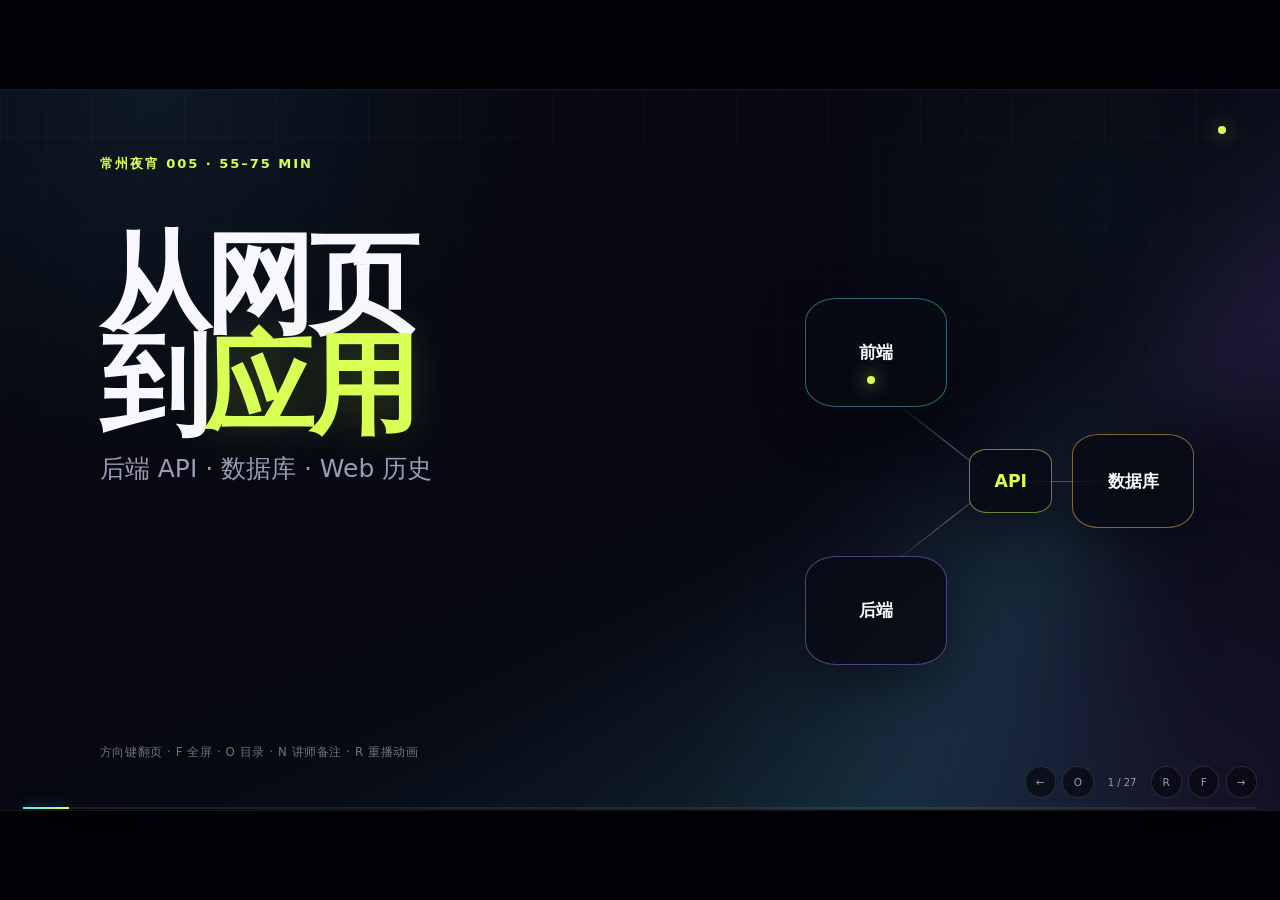
<file: 05-第五课-后端入门1/02- 后端基本概念/index.html>
<!doctype html>
<html lang="zh-CN">
  <head>
    <meta charset="UTF-8" />
    <meta name="viewport" content="width=device-width, initial-scale=1.0" />
    <meta
      name="description"
      content="常州夜宵第5课：从纯前端网页到真正的应用——后端 API 与数据库"
    />
    <meta name="theme-color" content="#070812" />
    <title>从网页到应用｜第5课</title>
    <link rel="icon" href="data:," />
    <link rel="stylesheet" href="styles.css" />
  </head>
  <body>
    <main class="deck" id="deck" aria-live="polite">
      <section class="slide cover active" data-title="从网页到应用" data-section="opening">
        <div class="aurora" aria-hidden="true"></div>
        <div class="eyebrow">常州夜宵 005 · 55–75 MIN</div>
        <h1>从网页<br />到<span>应用</span></h1>
        <p class="lead">后端 API · 数据库 · Web 历史</p>
        <div class="cover-system" aria-label="课程核心数据流">
          <span class="cover-node node-browser">前端</span>
          <i></i>
          <span class="cover-node node-api">API</span>
          <i></i>
          <span class="cover-node node-server">后端</span>
          <i></i>
          <span class="cover-node node-db">数据库</span>
          <b class="travel-dot" aria-hidden="true"></b>
        </div>
        <p class="cover-hint">方向键翻页 · F 全屏 · O 目录 · N 讲师备注 · R 重播动画</p>
        <aside class="speaker-note">
          建议用时 2 分钟。开场不先解释概念，直接问：上节课的个人 AI 导航页已经很好看了，为什么它还不是一个真正的商业应用？
        </aside>
      </section>

      <section class="slide" data-title="一个按钮引出的问题" data-section="opening">
        <div class="eyebrow">00 · 今天的案例</div>
        <h2>一个“发布商品”按钮，<br />背后到底发生了什么？</h2>
        <div class="commerce-stage">
          <article class="product-card">
            <img class="product-image" src="assets/generated/cyber-fortune-bracelet.png" alt="赛博转运手串产品图" />
            <div><small>AI 玄学商店</small><strong>赛博转运手串</strong></div>
            <b>¥299</b>
          </article>
          <button class="publish-button pulse-action" type="button" tabindex="-1">发布商品</button>
          <div class="question-cloud" aria-hidden="true">
            <span>保存到哪里？</span><span>谁能发布？</span><span>价格可信吗？</span>
          </div>
        </div>
        <p class="bottom-quote">页面只负责让用户“发起操作”，真正的业务从点击之后才开始。</p>
        <aside class="speaker-note">
          建议用时 3 分钟。让学生先猜。不要立刻说答案，记下他们提到的“保存”“权限”“价格”，后面逐一回收。
        </aside>
      </section>

      <section class="slide" data-title="两条故事线" data-section="opening">
        <div class="eyebrow">01 · 课程路线</div>
        <h2>先看网页怎样走到今天，<br />再拆开一次真实操作</h2>
        <div class="dual-route">
          <article class="route-history">
            <span class="route-index">A</span>
            <div><small>WEB HISTORY</small><strong>从静态文档到多端应用</strong></div>
            <p>每一代技术，都在修补上一代的缺口。</p>
          </article>
          <article class="route-system">
            <span class="route-index">B</span>
            <div><small>HOW IT WORKS</small><strong>从纯前端到后端与数据库</strong></div>
            <p>顺着一次“新增商品”，追踪数据的全程。</p>
          </article>
        </div>
        <aside class="speaker-note">
          建议用时 2 分钟。告诉学生今天不背语法，目标是建立一张完整地图。标准版约 65 分钟；互动多时可扩展到 75 分钟。
        </aside>
      </section>

      <section class="slide chapter history-visual-slide" data-title="Web 最初是一本互联的书" data-section="history">
        <div class="eyebrow">PART A · WEB HISTORY</div>
        <h2>Web 最初要解决的，<br />是“怎样分享文档”</h2>
        <figure class="history-hero">
          <img src="assets/generated/web-evolution.png" alt="从早期文档网页到现代多端 Web 应用的演进插画" />
          <figcaption><b>1989</b><i></i><span>文档与超链接</span><i></i><b>Today</b></figcaption>
        </figure>
        <p class="bottom-quote">它像一个全球共享的资料柜，还不像今天的应用。</p>
        <aside class="speaker-note">
          建议用时 3 分钟。Tim Berners-Lee 1989 年在 CERN 提出 Web，目标是满足科研机构之间自动化信息共享的需求。第一个网站也是对 Web 项目本身的说明。来源：https://home.cern/science/computing/the-birth-of-the-web/
        </aside>
      </section>

      <section class="slide" data-title="静态网页只会原样交付" data-section="history">
        <div class="eyebrow">02 · 静态 WEB</div>
        <h2>服务器像仓库管理员：<br />你要哪份，它就拿哪份</h2>
        <div class="static-delivery">
          <div class="browser-window"><b><img src="assets/icons/app-window.svg" alt="" />浏览器</b><span>请给我 <code>/about.html</code></span></div>
          <div class="delivery-path"><i></i><span>HTTP</span><i></i></div>
          <div class="file-shelf"><b><img src="assets/icons/files.svg" alt="" />Web 服务器</b><code>index.html</code><code class="selected">about.html</code><code>contact.html</code></div>
        </div>
        <div class="problem-stamp">每个人看到的几乎都一样</div>
        <aside class="speaker-note">
          建议用时 3 分钟。强调“静态”不是指没有动画，而是服务器交付的内容事先已经写好。即使 CSS 有动画，页面也可以是静态站点。
        </aside>
      </section>

      <section class="slide" data-title="服务器开始现做页面" data-section="history">
        <div class="eyebrow">03 · 动态网站</div>
        <h2>论坛、登录和电商出现后，<br />服务器开始“现做页面”</h2>
        <div class="dynamic-kitchen">
          <div class="request-ticket"><small>用户请求</small><b>我的订单</b><span>user = 1024</span></div>
          <span class="flow-arrow">→</span>
          <div class="server-chef"><span>⚙</span><b>后端程序</b><small>PHP · ASP · JSP · CGI</small></div>
          <span class="flow-arrow">→</span>
          <div class="made-page"><small>实时生成</small><b>订单 #2048</b><span>已发货</span></div>
        </div>
        <p class="bottom-quote">同一个网址，开始因人、因时、因数据而不同。</p>
        <aside class="speaker-note">
          建议用时 4 分钟。口述例子：新闻首页自动显示最新文章；论坛显示刚发布的帖子；用户登录后看到自己的订单。这是“后端”第一次作为故事主角出现。
        </aside>
      </section>

      <section class="slide" data-title="数据库让网站拥有记忆" data-section="history">
        <div class="eyebrow">04 · 数据驱动</div>
        <h2>后端让网页会处理，<br />数据库让网站有了“记忆”</h2>
        <div class="memory-vault">
          <div class="memory-stream left"><span>用户</span><span>帖子</span><span>商品</span></div>
          <div class="database-core"><i></i><i></i><i></i><b>DATABASE</b></div>
          <div class="memory-stream right"><span>评论</span><span>订单</span><span>库存</span></div>
        </div>
        <div class="history-correction">
          <b>注意</b><span>数据库早于 Web 出现；动态网站只是把它带进了日常网页。</span>
        </div>
        <aside class="speaker-note">
          建议用时 3 分钟。不要说“因为网站才发明数据库”。更准确的表达是：当网站需要注册、发帖、购物和订单时，后端程序与数据库成为动态网站的关键部分。
        </aside>
      </section>

      <section class="slide" data-title="Ajax 让网页不再整页刷新" data-section="history">
        <div class="eyebrow">05 · AJAX</div>
        <h2>点一次按钮，<br />不必再换一整张页面</h2>
        <div class="ajax-compare">
          <article class="reload-side">
            <small>BEFORE</small><b>整页重新加载</b>
            <div class="page-wireframe shaking"><i></i><i></i><i></i><i></i></div>
            <span>购物车 +1 → 白屏 → 整页回来</span>
          </article>
          <article class="partial-side">
            <small>AFTER</small><b>只交换必要数据</b>
            <div class="page-wireframe"><i></i><i class="updating"></i><i></i><i></i></div>
            <span>购物车数字局部更新</span>
          </article>
        </div>
        <p class="bottom-quote">网页开始像桌面软件：更流畅，也更依赖 JavaScript 与后端通信。</p>
        <aside class="speaker-note">
          建议用时 3 分钟。不需讲 XMLHttpRequest 的详细语法。举邮箱、地图、聊天的例子：每次操作都整页刷新，体验会很差。可补充阅读：https://developer.mozilla.org/docs/Glossary/AJAX
        </aside>
      </section>

      <section class="slide" data-title="API 让一套业务服务多个端" data-section="history">
        <div class="eyebrow">06 · 前后端分离</div>
        <h2>当网页、App、小程序都要下单，<br />后端就不能只会生成 HTML</h2>
        <div class="multi-client">
          <div class="client-cluster"><span>▣ Web</span><span>▯ App</span><span>◇ 小程序</span></div>
          <div class="api-gateway"><small>统一入口</small><b>API</b><i></i><i></i><i></i></div>
          <div class="service-stack"><span>商品</span><span>订单</span><span>用户</span></div>
        </div>
        <div class="json-ribbon"><code>{ "name": "赛博转运手串", "price": 299 }</code></div>
        <aside class="speaker-note">
          建议用时 4 分钟。这里是历史线与下半场 API 主题的接缝。后端返回数据，不同端自己决定怎么展示。“前后端分离”不是唯一架构，但是学生理解现代 API 应用的好入口。
        </aside>
      </section>

      <section class="slide history-map" data-title="Web 史是一条问题链" data-section="history">
        <div class="eyebrow">07 · 历史不是年份表</div>
        <h2>每当网页想多做一件事，<br />就需要新的能力补上缺口</h2>
        <div class="era-rail">
          <article><b>静态网页</b><span>分享文档</span></article>
          <article><b>动态网站</b><span>因人而变</span></article>
          <article><b>数据驱动</b><span>长期记忆</span></article>
          <article><b>Ajax</b><span>局部更新</span></article>
          <article><b>API</b><span>多端复用</span></article>
        </div>
        <p class="bottom-quote">技术不是从名词开始的；技术是从“现在还做不到什么”开始的。</p>
        <aside class="speaker-note">
          建议用时 2 分钟。这一页用来回收历史线，不要重复前面所有内容。可让学生用一句话回答：数据库补了什么？API 又补了什么？
        </aside>
      </section>

      <section class="slide chapter" data-title="纯前端的边界" data-section="system">
        <div class="eyebrow">PART B · HOW IT WORKS</div>
        <h2>上节课的纯前端没有错，<br />它只是到了自己的边界</h2>
        <div class="boundary-bridge">
          <div class="boundary-side browser-side">
            <div class="boundary-heading"><img src="assets/icons/panels-top-left.svg" alt="" /><small>浏览器内已经会做</small></div>
            <strong>展示与交互</strong>
            <p>搜索 · 卡片 · 动画 · 弹窗</p>
          </div>
          <div class="browser-boundary" aria-label="浏览器边界">
            <span>浏览器边界</span><i></i><b>→</b>
          </div>
          <div class="boundary-side business-side">
            <div class="boundary-heading"><img src="assets/icons/server-cog.svg" alt="" /><small>电商系统还需要</small></div>
            <strong>共享与可信</strong>
            <ul><li><img src="assets/icons/database.svg" alt="" />长期保存</li><li><img src="assets/icons/users.svg" alt="" />多人共享</li><li><img src="assets/icons/shield-check.svg" alt="" />权限与密钥</li></ul>
          </div>
        </div>
        <p class="boundary-conclusion">不是前端做错了，而是问题已经走出了浏览器。</p>
        <aside class="speaker-note">
          建议用时 2 分钟。避免让学生觉得上节课白学了。纯前端适合作品展示、个人工具、离线小应用和原型；业务一旦需要共享状态与权限，就需要突破浏览器边界。
        </aside>
      </section>

      <section class="slide" data-title="三个问题把我们推向后端" data-section="system">
        <div class="eyebrow">08 · 发现问题</div>
        <h2>电商管理系统一上线，<br />纯前端立刻遇到三道墙</h2>
        <div class="three-walls">
          <article><span>01</span><img src="assets/icons/database.svg" alt="" /><b>保存</b><p>换电脑、清缓存，商品还在吗？</p></article>
          <article><span>02</span><img src="assets/icons/users.svg" alt="" /><b>共享</b><p>顾客下单后，仓库怎么立刻看见？</p></article>
          <article><span>03</span><img src="assets/icons/shield-check.svg" alt="" /><b>信任</b><p>价格、权限、API 密钥能交给浏览器吗？</p></article>
        </div>
        <div class="solution-line"><span>数据库</span><i></i><span>后端</span><i></i><span>API</span></div>
        <aside class="speaker-note">
          建议用时 4 分钟。对应开场学生提到的问题。本地存储不是“没用”，它适合保存个人偏好、草稿和缓存；但不适合作为多人电商系统的唯一真实来源。
        </aside>
      </section>

      <section class="slide" data-title="前端表达意图，后端做决定" data-section="system">
        <div class="eyebrow">09 · 职责边界</div>
        <h2>前端表达“我想做什么”，<br />后端决定“能不能做”</h2>
        <div class="responsibility-split">
          <article class="front-duty"><small>FRONTEND</small><b>看得见、点得动</b><span>展示商品</span><span>收集表单</span><span>发起请求</span><span>显示结果</span></article>
          <div class="decision-gate"><span>意图</span><i></i><b>信任边界</b><i></i><span>结果</span></div>
          <article class="back-duty"><small>BACKEND</small><b>验证、计算、执行</b><span>身份与权限</span><span>参数校验</span><span>业务规则</span><span>数据库操作</span></article>
        </div>
        <aside class="speaker-note">
          建议用时 4 分钟。举例：前端可以先检查库存是否为空，让用户更快获得提示；但后端仍然必须再检查一次，因为前端请求可被修改或伪造。
        </aside>
      </section>

      <section class="slide interactive-slide" data-title="API 就像打电话" data-section="system">
        <div class="eyebrow">10 · API 直觉</div>
        <h2>API 就像打电话：<br />号码、内容、流程和回复都有规则</h2>
        <div class="phone-demo" id="phoneDemo">
          <div class="phone front-phone"><img class="phone-icon" src="assets/icons/phone-call.svg" alt="" /><small>前端</small><b>发布商品</b><button id="callApi" type="button">拨打 API</button></div>
          <div class="call-wire"><i></i><span id="callPacket">POST /api/products</span><b></b></div>
          <div class="phone back-phone"><img class="phone-icon" src="assets/icons/headset.svg" alt="" /><small>后端</small><b>固定 SOP</b><span id="callStatus">等待来电</span></div>
        </div>
        <div class="phone-legend">
          <span><b>按钮</b>拨号</span><span><b>URL</b>电话号码</span><span><b>JSON</b>通话内容</span><span><b>后端逻辑</b>客服脚本</span><span><b>Response</b>回复</span>
        </div>
        <aside class="speaker-note">
          建议用时 5 分钟。点击“拨打 API”演示。后端的脚本是相对固定的：检查、查数据库、保存、返回。每次通话中的商品数据可以不同。强调 API 不只是一个 URL，而是一套沟通合同。
        </aside>
      </section>

      <section class="slide" data-title="API 合同规定怎么说和怎么答" data-section="system">
        <div class="eyebrow">11 · API 合同</div>
        <h2>双方要约定的，<br />不只是“电话号码”</h2>
        <div class="api-contract">
          <div class="method-list"><span class="get">GET <b>查询</b></span><span class="post">POST <b>新增</b></span><span class="patch">PATCH <b>修改</b></span><span class="delete">DELETE <b>删除</b></span></div>
          <div class="contract-sheet">
            <small>REQUEST</small><code>POST /api/products</code>
            <pre>{
  "name": "AI 赛博转运符",
  "price": 168,
  "stock": 50
}</pre>
          </div>
          <div class="contract-sheet response-sheet">
            <small>RESPONSE</small><code>201 Created</code>
            <pre>{
  "id": 24,
  "status": "published"
}</pre>
          </div>
        </div>
        <aside class="speaker-note">
          建议用时 4 分钟。只讲 GET 和 POST 也能完成 55 分钟压缩版；标准版再带到 PATCH 与 DELETE。不要进入 REST 的严格定义争论。目标是理解方法、地址、数据、状态和返回格式共同组成合同。
        </aside>
      </section>

      <section class="slide interactive-slide" data-title="前端价格只能当参考" data-section="system">
        <div class="eyebrow">12 · 不要相信前端</div>
        <h2>用户把¥299改成¥1，<br />后端会照单全收吗？</h2>
        <div class="tamper-lab">
          <div class="tamper-browser"><small>浏览器发来的价格</small><label>¥ <input id="clientPrice" type="number" value="1" min="0" /></label><button id="submitOrder" type="button">提交订单</button></div>
          <div class="security-scan"><span>→</span><b>后端重新查价</b><i></i></div>
          <div class="trusted-price"><small>数据库中的真实价格</small><strong>¥299</strong><span id="priceVerdict">等待验证</span></div>
        </div>
        <p class="bottom-quote">前端表示用户的意图；最终价格、权限和库存必须由后端核实。</p>
        <aside class="speaker-note">
          建议用时 5 分钟。先让学生在输入框改价格，再提交。这个演示用来解释为什么前端校验只是提升体验，不是安全边界。“有后端”也不代表自动安全，仍需要身份、权限和参数验证。
        </aside>
      </section>

      <section class="slide" data-title="数据库是结构化的共享记忆" data-section="system">
        <div class="eyebrow">13 · DATABASE</div>
        <h2>数据库不只是“存下来”，<br />还要让数据可查、可改、可关联</h2>
        <div class="data-table-wrap">
          <table>
            <thead><tr><th>id</th><th>name</th><th>price</th><th>stock</th><th>status</th></tr></thead>
            <tbody>
              <tr><td>1</td><td>开运水晶</td><td>199</td><td>12</td><td><span class="status-on">上架</span></td></tr>
              <tr><td>2</td><td>AI 塔罗报告</td><td>99</td><td>999</td><td><span class="status-on">上架</span></td></tr>
              <tr><td>3</td><td>赛博木鱼</td><td>299</td><td>0</td><td><span class="status-off">售罄</span></td></tr>
            </tbody>
          </table>
          <div class="table-labels"><span><b>表</b>一类业务数据</span><span><b>行</b>一个商品</span><span><b>列</b>商品的属性</span><span><b>ID</b>唯一编号</span></div>
        </div>
        <aside class="speaker-note">
          建议用时 4 分钟。本节不深入 SQL，也不讲范式。小白先理解表、行、列和 ID。可口述补充：普通文件也能保存，数据库的价值在于结构化查询、并发访问、关系和一致性管理。
        </aside>
      </section>

      <section class="slide" data-title="关系把分散的表变成业务" data-section="system">
        <div class="eyebrow">14 · 数据关系</div>
        <h2>一张表只记一类东西，<br />“关系”把它们连成一笔生意</h2>
        <div class="relation-map">
          <article class="entity user-entity"><small>USERS</small><b>用户 #18</b><span>小王</span></article>
          <article class="entity order-entity"><small>ORDERS</small><b>订单 #2048</b><span>user_id = 18</span></article>
          <article class="entity item-entity"><small>ORDER_ITEMS</small><b>订单明细</b><span>product_id = 3</span></article>
          <article class="entity product-entity"><small>PRODUCTS</small><b>商品 #3</b><span>赛博木鱼</span></article>
          <svg class="relation-lines" viewBox="0 0 1000 310" preserveAspectRatio="none" aria-hidden="true"><path d="M225 155 C300 155 300 80 400 80"/><path d="M600 80 C700 80 690 230 780 230"/><path d="M600 230 C680 230 690 230 780 230"/></svg>
        </div>
        <p class="bottom-quote">后端通过 ID 把“谁买了什么”组装成完整结果。</p>
        <aside class="speaker-note">
          建议用时 3 分钟。如果课程要压缩到 55 分钟，可以跳过此页或只用一分钟带过。不介绍外键语法，只让学生理解 ID 是数据之间的“号码牌”。
        </aside>
      </section>

      <section class="slide interactive-slide" data-title="一次新增商品走完整条链" data-section="system">
        <div class="eyebrow">15 · 端到端数据流</div>
        <h2>现在，让“发布商品”<br />真正走完一整条链</h2>
        <div class="end-to-end" id="flowDemo">
          <article data-flow-step="1"><small>1</small><b>前端</b><span>读取表单</span></article>
          <i>→</i>
          <article data-flow-step="2"><small>2</small><b>API</b><span>POST /products</span></article>
          <i>→</i>
          <article data-flow-step="3"><small>3</small><b>后端</b><span>校验与执行</span></article>
          <i>→</i>
          <article data-flow-step="4"><small>4</small><b>数据库</b><span>写入商品</span></article>
          <i>→</i>
          <article data-flow-step="5"><small>5</small><b>前端</b><span>更新列表</span></article>
        </div>
        <button class="run-flow" id="runFlow" type="button">运行这次请求</button>
        <div class="flow-result" id="flowResult"><span>●</span>等待运行</div>
        <aside class="speaker-note">
          建议用时 6 分钟，这是本课最重要的演示，不建议压缩。点击按钮后逐节解释。等动画返回前端时，强调页面上出现商品只是最后一步，中间才是真正的应用能力。
        </aside>
      </section>

      <section class="slide" data-title="框架把重复工作变成基础设施" data-section="ecosystem">
        <div class="eyebrow">16 · 为什么需要后端框架</div>
        <h2>每个项目都要处理同类杂事，<br />框架把它们做成“客服中心基建”</h2>
        <div class="framework-machine">
          <div class="raw-request">REQUEST</div>
          <div class="machine-belt">
            <span><img src="assets/icons/route.svg" alt="" /><b>路由</b></span>
            <span><img src="assets/icons/scan-text.svg" alt="" /><b>参数解析</b></span>
            <span><img src="assets/icons/shield-check.svg" alt="" /><b>数据校验</b></span>
            <span><img src="assets/icons/key-round.svg" alt="" /><b>身份权限</b></span>
            <span><img src="assets/icons/database.svg" alt="" /><b>数据访问</b></span>
            <span><img src="assets/icons/logs.svg" alt="" /><b>错误日志</b></span>
          </div>
          <div class="clean-response">RESPONSE</div>
        </div>
        <p class="bottom-quote">语言是后端使用的表达方式；框架是已经搭好的工作骨架。</p>
        <aside class="speaker-note">
          建议用时 3 分钟。这里顺势修正“后端组件库”说法：更常用的是“后端语言与框架生态”。框架里也会集成或连接许多组件库。
        </aside>
      </section>

      <section class="slide ecosystem-map" data-title="六条常见后端路线" data-section="ecosystem">
        <div class="eyebrow">17 · BACKEND ECOSYSTEM</div>
        <h2>没有绝对最好的语言，<br />只有对当前问题更合适的取舍</h2>
        <div class="language-orbit">
          <article class="lang-node node-js"><img src="assets/icons/brand-nodedotjs.svg" alt="Node.js" /><div><b>JS / TS</b><span>Express · NestJS</span></div></article>
          <article class="lang-node node-python"><img src="assets/icons/brand-python.svg" alt="Python" /><div><b>Python</b><span>FastAPI · Django</span></div></article>
          <article class="lang-node node-java"><img src="assets/icons/brand-springboot.svg" alt="Spring Boot" /><div><b>Java</b><span>Spring Boot</span></div></article>
          <article class="lang-node node-php"><img src="assets/icons/brand-php.svg" alt="PHP" /><div><b>PHP</b><span>Laravel</span></div></article>
          <article class="lang-node node-go"><img src="assets/icons/brand-go.svg" alt="Go" /><div><b>Go</b><span>Gin · Echo</span></div></article>
          <article class="lang-node node-dotnet"><img src="assets/icons/brand-dotnet.svg" alt=".NET" /><div><b>C#</b><span>ASP.NET Core</span></div></article>
          <div class="orbit-center"><small>SAME JOB</small><b>API</b><span>JSON 返回相同，前端就能照常工作</span></div>
        </div>
        <aside class="speaker-note">
          建议用时 3 分钟。不要讲成排名。统一用 GET /api/products 的例子：后端可以由 Express、FastAPI 或 Spring Boot 实现，只要返回合同一致，前端并不需要知道内部语言。
        </aside>
      </section>

      <section class="slide" data-title="六种路线，六种小白比喻" data-section="ecosystem">
        <div class="eyebrow">18 · 优势与代价</div>
        <h2>如果把后端当成不同类型的交通工具</h2>
        <div class="tradeoff-grid">
          <article><b>Node.js</b><strong>同语言的换乘线</strong><p>前后端都用 JavaScript，上手快；重计算需要另做安排。</p></article>
          <article><b>Python</b><strong>容易驾驶的 AI 接驳车</strong><p>语法直观、AI 生态强；不以极致运行性能见长。</p></article>
          <article><b>Java</b><strong>企业级标准生产线</strong><p>JVM 带来跨平台能力，生态成熟；概念多、通常更重。</p></article>
          <article><b>PHP</b><strong>为网站而生的老牌工具箱</strong><p>入门与部署简单；大项目更依赖清晰规范。</p></article>
          <article><b>Go</b><strong>轻量高效的货车</strong><p>性能、并发与部署体验好；复杂业务可能写得更明确也更多。</p></article>
          <article><b>C#</b><strong>微软企业生态快车</strong><p>工具与工程化完整；需要进入 .NET 的整套生态。</p></article>
        </div>
        <aside class="speaker-note">
          建议用时 6 分钟。需要口述三个纠偏：一，Java 是“一次编译，在有合适 JVM 的环境运行”，不是完全无需适配；二，PHP 可以嵌入 HTML 在服务器生成页面，但 PHP 本身通常不在浏览器运行；三，Go 的优势来自编译、相对轻量的运行时与并发模型，不是“只有 Go 才会自动内存管理”。
        </aside>
      </section>

      <section class="slide" data-title="本课选择 React Express SQLite" data-section="ecosystem">
        <div class="eyebrow">19 · 今天的选择</div>
        <h2>我们选 Node.js，<br />不是因为它永远最好</h2>
        <div class="chosen-stack">
          <article><img src="assets/icons/panels-top-left.svg" alt="" /><small>UI</small><b>React</b><span>已经熟悉的前端</span></article>
          <i>+</i>
          <article class="chosen"><img src="assets/icons/server-cog.svg" alt="" /><small>API</small><b>Express</b><span>继续使用 JavaScript</span></article>
          <i>+</i>
          <article><img src="assets/icons/database.svg" alt="" /><small>DATA</small><b>SQLite</b><span>一个文件即可入门</span></article>
        </div>
        <div class="choice-reason"><b>这节课只增加两个新东西</b><span>后端思维</span><span>数据库思维</span></div>
        <aside class="speaker-note">
          建议用时 3 分钟。Node.js 官方学习页也将“前端开发者可继续用 JavaScript 写服务端”作为它的明显优势。来源：https://nodejs.org/learn。展示其他生态是为了地图，课堂实作则要降低语言切换成本。
        </aside>
      </section>

      <section class="slide interactive-slide" data-title="这件事该放在哪里" data-section="closing">
        <div class="eyebrow">20 · 快速判断</div>
        <h2>这件事，应该放在前端、<br />后端，还是数据库？</h2>
        <div class="sorting-quiz" id="sortingQuiz">
          <button type="button" data-answer="frontend"><span>显示一个动画</span><b>点击看答案</b></button>
          <button type="button" data-answer="backend"><span>判断谁是管理员</span><b>点击看答案</b></button>
          <button type="button" data-answer="database"><span>保存商品库存</span><b>点击看答案</b></button>
          <button type="button" data-answer="backend"><span>计算订单最终价格</span><b>点击看答案</b></button>
          <button type="button" data-answer="frontend"><span>显示“正在加载”</span><b>点击看答案</b></button>
          <button type="button" data-answer="backend"><span>保管 AI 平台密钥</span><b>点击看答案</b></button>
        </div>
        <aside class="speaker-note">
          建议用时 4–7 分钟，用于扩展到 75 分钟。先让学生投票，再点击揭晓。库存的“保存”在数据库，但“扣减库存的规则”在后端；用这个追问说明三者是协作，不是相互排斥。
        </aside>
      </section>

      <section class="slide closing-slide" data-title="今天为网页补上了什么" data-section="closing">
        <div class="eyebrow">21 · 回到开场</div>
        <h2>今天，我们为“好看的网页”<br />补上了三种真实能力</h2>
        <div class="closing-triad">
          <article><small>BACKEND</small><b>处理</b><span>规则 · 权限 · 执行</span></article>
          <article><small>API</small><b>沟通</b><span>地址 · 数据 · 回复</span></article>
          <article><small>DATABASE</small><b>记忆</b><span>保存 · 共享 · 关联</span></article>
        </div>
        <p class="final-line">页面不再只是“像一个应用”，<br /><b>它开始真正地工作。</b></p>
        <aside class="speaker-note">
          建议用时 3 分钟。回收开场的三个问题：保存到数据库；管理员由后端身份和权限系统判断；价格由后端根据可信数据重新核实。不要用“谢谢”空洞结束，让学生带着这张图进入下次实作。
        </aside>
      </section>

      <section class="slide" data-title="下一步让数据真正流动" data-section="closing">
        <div class="eyebrow">22 · NEXT</div>
        <h2>下一步：让 AI 玄学商店<br />从假数据走向真实数据</h2>
        <div class="next-build">
          <span>01 <b>启动 Express API</b></span>
          <span>02 <b>建立 products 数据表</b></span>
          <span>03 <b>前端读取商品</b></span>
          <span>04 <b>新增与修改数据</b></span>
        </div>
        <div class="next-command"><code>GET /api/products</code><i></i><strong>第一个真实 API</strong></div>
        <aside class="speaker-note">
          建议用时 2 分钟。如果同一节课后面紧接实作，这就是实作的起点；如果实作放到下一节，就用作预告。
        </aside>
      </section>

      <section class="slide appendix" data-title="资料来源" data-section="appendix">
        <div class="eyebrow">APPENDIX · SOURCES</div>
        <h2>延伸阅读与官方资料</h2>
        <div class="source-list">
          <a href="https://home.cern/science/computing/the-birth-of-the-web/" target="_blank" rel="noreferrer"><b>CERN</b><span>The birth of the Web</span></a>
          <a href="https://developer.mozilla.org/docs/Glossary/AJAX" target="_blank" rel="noreferrer"><b>MDN</b><span>AJAX</span></a>
          <a href="https://nodejs.org/learn" target="_blank" rel="noreferrer"><b>Node.js</b><span>Introduction to Node.js</span></a>
          <a href="https://fastapi.tiangolo.com/" target="_blank" rel="noreferrer"><b>Python</b><span>FastAPI</span></a>
          <a href="https://www.djangoproject.com/" target="_blank" rel="noreferrer"><b>Python</b><span>Django</span></a>
          <a href="https://spring.io/projects/spring-boot/" target="_blank" rel="noreferrer"><b>Java</b><span>Spring Boot</span></a>
          <a href="https://expressjs.com/" target="_blank" rel="noreferrer"><b>Node.js</b><span>Express</span></a>
          <a href="https://laravel.com/docs" target="_blank" rel="noreferrer"><b>PHP</b><span>Laravel</span></a>
          <a href="https://gin-gonic.com/en/docs/" target="_blank" rel="noreferrer"><b>Go</b><span>Gin</span></a>
          <a href="https://learn.microsoft.com/aspnet/core/" target="_blank" rel="noreferrer"><b>C#</b><span>ASP.NET Core</span></a>
        </div>
        <p class="bottom-quote">按 A 可从任意页面跳到本附录。</p>
        <aside class="speaker-note">
          这是备查页，不计入主讲时间。历史与技术生态的主要事实优先引用官方资料。
        </aside>
      </section>

      <div class="deck-chrome" aria-label="幻灯片控制">
        <div class="progress-track"><span id="progressBar"></span></div>
        <button id="prevSlide" type="button" aria-label="上一页">←</button>
        <button id="openOverview" type="button" aria-label="打开目录">O</button>
        <span id="slideCounter">1 / 27</span>
        <button id="replayAnimation" type="button" aria-label="重播当前页动画">R</button>
        <button id="toggleFullscreen" type="button" aria-label="全屏">F</button>
        <button id="nextSlide" type="button" aria-label="下一页">→</button>
      </div>
    </main>

    <dialog class="overview-dialog" id="overviewDialog">
      <div class="overview-head"><div><small>DECK MAP</small><h3>选择页面</h3></div><button id="closeOverview" type="button" aria-label="关闭">×</button></div>
      <div class="overview-grid" id="overviewGrid"></div>
    </dialog>

    <aside class="notes-panel" id="notesPanel" aria-hidden="true">
      <div><small>SPEAKER NOTES</small><button id="closeNotes" type="button" aria-label="关闭讲师备注">×</button></div>
      <p id="notesContent"></p>
    </aside>

    <script src="app.js"></script>
  </body>
</html>
</file>
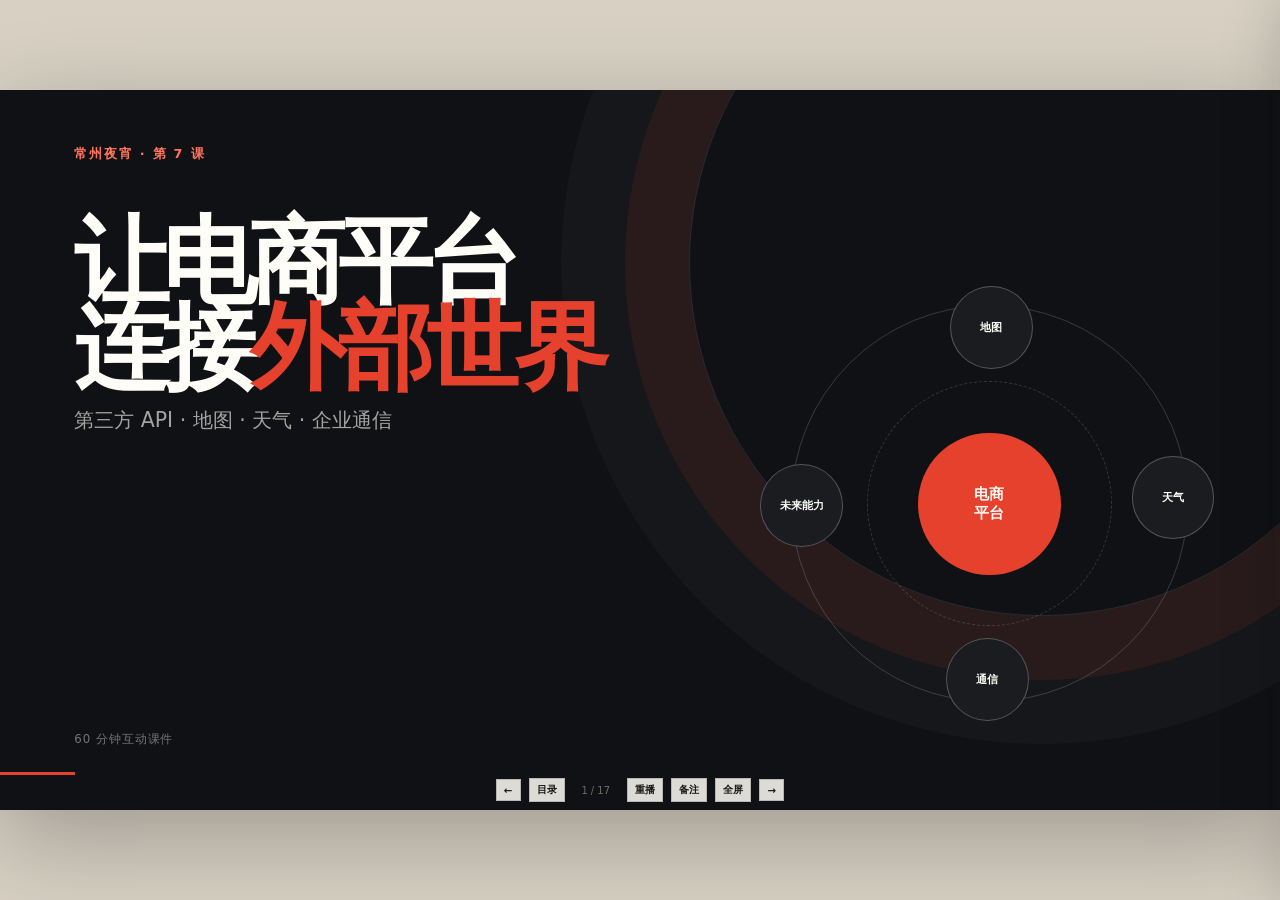
<file: 06-第六课-后端入门2/03-后端接入第三方/index.html>
<!doctype html>
<html lang="zh-CN">
  <head>
    <meta charset="UTF-8" />
    <meta name="viewport" content="width=device-width, initial-scale=1.0" />
    <meta
      name="description"
      content="常州夜宵第7课：第三方 API 如何为电商平台接入地图、天气、企业通信、支付与物流能力"
    />
    <meta name="theme-color" content="#101114" />
    <title>第三方 API 与电商赋能｜第7课</title>
    <link rel="icon" href="data:," />
    <link rel="stylesheet" href="styles.css?v=55" />
  </head>
  <body>
    <main id="deck" class="deck" aria-live="polite">
      <section class="slide cover active" data-title="让电商平台连接外部世界" data-reset="none">
        <p class="eyebrow">常州夜宵 · 第 7 课</p>
        <h1>让电商平台<br />连接<em>外部世界</em></h1>
        <p class="cover-lead">第三方 API · 地图 · 天气 · 企业通信</p>
        <div class="cover-orbit" aria-hidden="true">
          <span class="orbit-core">电商<br />平台</span>
          <span class="orbit-node node-map">地图</span>
          <span class="orbit-node node-weather">天气</span>
          <span class="orbit-node node-message">通信</span>
          <span class="orbit-node node-future">未来能力</span>
        </div>
        <p class="cover-caption">60 分钟互动课件</p>
        <aside class="speaker-note">
          建议用时 2 分钟。开场只说明今天继续第五节的订单案例。先问“订单创建成功以后，接下来会发生什么”，不要从平台名录讲起；让问题自然带出后续三种外部能力。
          [Sources] 本页无外部非平凡主张。
        </aside>
      </section>

      <section class="slide" data-title="第五节已经让系统跑起来" data-reset="none">
        <p class="eyebrow">01 · 承接第五节</p>
        <h2>第五节，我们已经让<br />电商系统<em>自己跑起来</em></h2>
        <div class="owned-flow">
          <article><small>01</small><strong>前端</strong><span>展示商品、提交订单</span></article>
          <i aria-hidden="true">→</i>
          <article><small>02</small><strong>自己的 API</strong><span>验证价格与业务规则</span></article>
          <i aria-hidden="true">→</i>
          <article><small>03</small><strong>数据库</strong><span>保存商品、订单与库存</span></article>
        </div>
        <blockquote>自己的 API，负责自己的业务。</blockquote>
        <div class="lesson-bridge">
          <span>POST /orders</span>
          <b>下一问</b>
          <strong>订单创建之后，谁来通知商家？</strong>
        </div>
        <aside class="speaker-note">
          建议用时 3 分钟。快速复习第五节的三层：前端收集和展示，后端验证和执行，数据库长期保存。强调第五节的 POST /orders 是“自己的 API”。随后追问：订单保存之后，用户和商家接下来还需要什么？
          [Sources] 内容来自本仓库第五节课件的前端、后端、数据库职责与订单案例。
        </aside>
      </section>

      <section class="slide dark-slide" data-title="订单保存后商家仍然不知道" data-reset="none">
        <p class="eyebrow">02 · 新问题</p>
        <h2>订单 #2048 已经保存，<br />商家却还<em>不知道</em></h2>
        <div class="problem-stage">
          <div class="problem-order">
            <small>我们已经做到</small>
            <b>商品下单 · 保存订单</b>
            <span>POST /orders → 201 Created</span>
          </div>
          <ol class="problem-questions">
            <li><b>01</b><span>新订单只安静地躺在数据库里</span></li>
            <li><b>02</b><span>商家不会一直刷新管理后台</span></li>
            <li><b>03</b><span>怎样把消息主动送到商家眼前？</span></li>
          </ol>
        </div>
        <p class="big-answer">先解决最紧急的一件事：订单通知。</p>
        <aside class="speaker-note">
          建议用时 4 分钟。先只呈现订单 #2048 已保存，再追问商家如何第一时间知道。强调数据库负责保存事实，但不会主动把消息送到人面前。这里先聚焦订单通知，不提前展开地图和天气。
          [Sources] 本页为课程订单场景，无外部数据主张。
        </aside>
      </section>

      <section class="slide" data-title="订单消息需要逐层接通第三方平台" data-reset="api-parts">
        <p class="eyebrow">04 · 接入方式</p>
        <h2>要第一时间收到订单提醒，<br />需要<em>一层一层接通</em></h2>
        <div class="api-contract" id="apiContract">
          <div class="contract-layer-stage">
            <div class="contract-empty" id="contractEmpty">
              <small>ORDER_CREATED</small>
              <b>订单 #2048 已保存</b>
              <span>点击“接通第一层”，开始连接 IM 平台</span>
            </div>
            <ol class="contract-parts" aria-label="订单消息接入层级">
              <li data-contract-step="0"><small>01</small><b>平台入口</b><span>创建飞书 / 企业微信应用</span></li>
              <li data-contract-step="1"><small>02</small><b>身份凭证</b><span>Webhook · App ID · Secret</span></li>
              <li data-contract-step="2"><small>03</small><b>消息请求</b><span>订单信息组成 JSON</span></li>
              <li data-contract-step="3"><small>04</small><b>发送结果</b><span>成功记录 · 失败重试</span></li>
              <li data-contract-step="4"><small>05</small><b>可选回调</b><span>点击卡片后通知后端</span></li>
            </ol>
          </div>
          <div class="contract-detail" aria-live="polite">
            <small id="contractStepLabel">业务问题</small>
            <strong id="contractStepTitle">用户下单后，商家怎样第一时间知道？</strong>
            <p id="contractStepText">自己的后端要把“订单创建成功”转换成一条企业 IM 消息。</p>
            <div class="contract-example">
              <span id="contractExampleLabel">订单事件</span>
              <code id="contractExampleText">等待连接消息平台</code>
            </div>
          </div>
        </div>
        <button class="action-button" id="nextContractStep" type="button">接通第一层</button>
        <aside class="speaker-note">
          建议用时 4 分钟。初始画面只有“订单已保存”，不预先展示灰色步骤。每次点击新增一层，让学生观察从订单事件到企业 IM 消息的完整接入：先在飞书或企业微信创建应用，再配置后端凭证，订单成功后发送 JSON，检查平台回复并在失败时重试。只有消息卡片需要点击、审批等交互时，才继续接收平台回调。
          [Sources] 飞书开放平台：https://open.feishu.cn/document/client-docs/intro?lang=zh-CN；企业微信开发者中心：https://developer.work.weixin.qq.com/。
        </aside>
      </section>

      <section class="slide platform-slide" data-title="做完三个接入再看完整平台地图" data-reset="platform-tabs">
        <p class="eyebrow">14 · 平台全景</p>
        <h2>三个问题解决以后，<br />再看完整的<em>开放平台地图</em></h2>
        <div class="platform-explorer">
          <nav class="platform-list" aria-label="第三方平台能力分类">
            <button class="active" type="button" data-platform="location">地图位置</button>
            <button type="button" data-platform="weather">天气数据</button>
            <button type="button" data-platform="message">企业通信</button>
            <button type="button" data-platform="payment">支付交易</button>
            <button type="button" data-platform="commerce">电商渠道</button>
            <button type="button" data-platform="logistics">物流快递</button>
            <button type="button" data-platform="cloud">云与 AI</button>
          </nav>
          <div class="platform-detail" id="platformDetail">
            <small id="platformKicker">地图与位置</small>
            <h3 id="platformTitle">高德 · 百度地图 · 腾讯位置服务</h3>
            <p id="platformText">提供地图展示、地址搜索、经纬度转换、路线规划与配送范围判断。</p>
            <div class="platform-use">
              <span>电商展示</span>
              <strong id="platformUse">门店地图 · 收货地址 · 配送路线</strong>
            </div>
          </div>
        </div>
        <aside class="speaker-note">
          建议用时 4 分钟。前面所有内容都从具体问题出发；到这里才把地图、天气、通信、支付、电商渠道、物流、云与 AI 归纳成完整全景。点击不同类别，总结“业务问题—平台能力—界面展示”的对应关系。平台名称代表常见选择，不做市场排名。
          [Sources] 高德 https://lbs.amap.com/api/；和风天气 https://dev.qweather.com/docs/api/；飞书 https://open.feishu.cn/document/client-docs/intro?lang=zh-CN；微信支付 https://pay.wechatpay.cn/doc/v3/merchant/4012068590；淘宝 https://open.taobao.com/；顺丰 https://open.sf-express.com/Api；快递100 https://api.kuaidi100.com/document/。
        </aside>
      </section>

      <section class="slide commerce-chain-slide" data-title="订单通知完成后继续扩展地图和天气" data-reset="none">
        <p class="eyebrow">06 · 能力扩展</p>
        <h2>订单通知跑通以后，<br />再解决<em>用户侧的两个问题</em></h2>
        <div class="commerce-chain">
          <article class="chain-step focus">
            <small>已经解决</small><b>通知商家</b><span>订单成功后主动触达人</span>
            <em>企业通信</em>
          </article>
          <i>→</i>
          <article class="chain-step">
            <small>接下来</small><b>门店在哪里？</b><span>需要搜索、定位与路线</span>
            <em>位置能力</em>
          </article>
          <i>→</i>
          <article class="chain-step">
            <small>再串联</small><b>现在天气怎样？</b><span>需要实时天气与提醒</span>
            <em>天气数据</em>
          </article>
          <i>→</i>
          <article class="chain-step">
            <small>始终不变</small><b>核心订单</b><span>仍由自己的后端负责</span>
            <em>自有 API</em>
          </article>
        </div>
        <p class="chain-rule">教学顺序：通知 → 地图 → 天气；核心订单始终归自己的后端。</p>
        <aside class="speaker-note">
          建议用时 4 分钟。前面已经完整跑通订单通知，现在把视角转向用户侧：先用地图回答门店在哪里，再把地图得到的城市信息交给天气平台。提醒学生：这是课程讲解顺序，不是说第三方平台可以决定订单是否成立。
          [Sources] 本页为课程业务模型，无外部数据主张。
        </aside>
      </section>

      <section class="slide map-slide" data-title="地图让地址从文字变成可计算的位置" data-reset="map-demo">
        <p class="eyebrow">07 · 地图 API</p>
        <h2>地图让地址从一行文字，<br />变成<em>可计算的位置</em></h2>
        <div class="map-demo">
          <div class="mock-map" id="mockMap" aria-label="模拟门店地图">
            <span class="provider-badge">可选平台：高德 · 百度地图 · 腾讯位置</span>
            <div class="river"></div>
            <div class="road road-a"></div>
            <div class="road road-b"></div>
            <button class="map-pin active" type="button" data-store="xinbei" style="left: 29%; top: 33%;">A</button>
            <button class="map-pin" type="button" data-store="tianning" style="left: 63%; top: 52%;">B</button>
            <button class="map-pin" type="button" data-store="wujin" style="left: 45%; top: 73%;">C</button>
            <span class="map-label label-a">新北</span>
            <span class="map-label label-b">天宁</span>
            <span class="map-label label-c">武进</span>
          </div>
          <div class="store-panel">
            <small>当前选择</small>
            <h3 id="storeName">新北体验店</h3>
            <p id="storeAddress">常州市新北区太湖东路 9 号</p>
            <dl>
              <div><dt>距离</dt><dd id="storeDistance">2.4 km</dd></div>
              <div><dt>营业</dt><dd id="storeHours">10:00–21:00</dd></div>
              <div><dt>能力</dt><dd id="storeAbility">到店自提 · 路线规划</dd></div>
            </dl>
            <p class="map-hint">点击地图上的 A / B / C 切换门店</p>
          </div>
        </div>
        <aside class="speaker-note">
          建议用时 5 分钟。先让学生点三家门店。说明真实地图 API 会提供地图渲染、POI 搜索、地理编码和路线规划等能力；当前页面是离线模拟，不会调用真实服务。追问：最终保存订单时，除了文字地址，还可以保存门店 ID 和经纬度。
          [Sources] 高德开放平台能力列表：https://lbs.amap.com/api/。
        </aside>
      </section>

      <section class="slide weather-slide" data-title="地图结果可以成为天气请求的输入" data-reset="weather-flow">
        <p class="eyebrow">08 · 天气 API</p>
        <h2>一个 API 的结果，<br />可以成为<em>下一个 API 的输入</em></h2>
        <div class="weather-flow" id="weatherFlow">
          <article data-weather-step="0"><small>STEP 1</small><b>用户选择门店</b><span>新北体验店</span></article>
          <i>→</i>
          <article data-weather-step="1"><small>STEP 2</small><b>高德返回城市编码</b><span>常州 · 320400</span></article>
          <i>→</i>
          <article data-weather-step="2"><small>STEP 3</small><b>请求天气平台</b><span>高德 / 和风天气</span></article>
          <i>→</i>
          <article data-weather-step="3"><small>STEP 4</small><b>页面展示提醒</b><span>多云 · 31℃</span></article>
        </div>
        <div class="weather-result" id="weatherResult">
          <span class="weather-icon">☁</span>
          <div><small>常州 · 今日</small><strong>多云 31℃</strong><p>适合到店自提，午后注意防暑</p></div>
        </div>
        <button class="action-button" id="nextWeatherStep" type="button">运行下一步</button>
        <aside class="speaker-note">
          建议用时 5 分钟。逐步点击，要求学生说出“谁调用谁”。强调服务端查询天气更便于隐藏密钥、缓存结果和统一处理错误。天气在课堂里是最直观的 API 串联示例，不需要把它夸大为复杂决策系统。
          [Sources] 高德天气查询 API：https://lbs.amap.com/api/webservice/guide/api-advanced/weatherinfo；和风天气 API：https://dev.qweather.com/docs/api/。
        </aside>
      </section>

      <section class="slide message-slide" data-title="订单通知把后台事件送到人面前" data-reset="none">
        <p class="eyebrow">03 · 通知价值</p>
        <h2>订单已经进数据库，<br />还要让它<em>主动找到商家</em></h2>
        <div class="message-contrast">
          <div class="silent-order">
            <small>没有通知</small>
            <strong>订单 #2048</strong>
            <span>安静地躺在数据库里</span>
            <p>商家必须反复刷新后台</p>
          </div>
          <div class="notify-arrow"><span>调用机器人 Webhook</span><b>→</b></div>
          <div class="chat-preview">
            <header><i></i><b>飞书 / 企业微信群</b></header>
            <div class="chat-bubble">
              <small>订单机器人 · 刚刚</small>
              <strong>🔔 收到新订单</strong>
              <span>订单 #2048 · ¥299</span>
              <button type="button" tabindex="-1">查看订单详情</button>
            </div>
          </div>
        </div>
        <p class="message-rule">通知是订单成功后的附加动作，不是订单本身。</p>
        <aside class="speaker-note">
          建议用时 4 分钟。解释企业机器人最适合内部提醒：新订单、低库存、退款、异常订单。飞书和企业微信都可作为课堂选择。强调“通知失败不等于订单失败”，为下一页的交互流程埋伏笔。
          [Sources] 飞书开放平台概述：https://open.feishu.cn/document/client-docs/intro?lang=zh-CN；飞书机器人概述：https://open.feishu.cn/document/uAjLw4CM/ukTMukTMukTM/bot-v3/bot-overview；企业微信：https://developer.work.weixin.qq.com/。
        </aside>
      </section>

      <section class="slide order-demo-slide" data-title="模拟一笔订单如何触发群提醒" data-reset="order-demo">
        <p class="eyebrow">05 · 互动演示</p>
        <h2>现在，模拟一笔订单<br />如何触发<em>群提醒</em></h2>
        <div class="order-demo" id="orderDemo">
          <div class="checkout-card">
            <small>结算信息</small>
            <h3>赛博木鱼 × 1</h3>
            <p>新北体验店 · 多云 31℃</p>
            <strong>¥299</strong>
            <button class="action-button" id="placeOrder" type="button">模拟下单</button>
          </div>
          <div class="order-pipeline">
            <article data-order-stage="request"><b>1</b><span>POST /orders</span><small>前端提交</small></article>
            <article data-order-stage="validate"><b>2</b><span>后端校验</span><small>价格与库存</small></article>
            <article data-order-stage="database"><b>3</b><span>保存订单</span><small>订单 #2048</small></article>
            <article data-order-stage="notify"><b>4</b><span>发送提醒</span><small>机器人 Webhook</small></article>
          </div>
          <div class="notification-card" id="notificationCard">
            <small>订单机器人 · 刚刚</small>
            <h3>🔔 收到新订单</h3>
            <dl>
              <div><dt>订单</dt><dd>#2048</dd></div>
              <div><dt>商品</dt><dd>赛博木鱼 × 1</dd></div>
              <div><dt>门店</dt><dd>新北体验店</dd></div>
              <div><dt>天气</dt><dd>多云 31℃</dd></div>
            </dl>
            <button type="button" tabindex="-1">查看订单详情</button>
          </div>
        </div>
        <p class="demo-status" id="orderDemoStatus">等待下单</p>
        <aside class="speaker-note">
          建议用时 6 分钟。点击“模拟下单”观察四步。每一步暂停追问：这里是谁在工作？第 3 步保存成功后订单已经成立；第 4 步是通知。可以再按 R 重置，第二次演示“如果通知失败怎么办”：订单保留，记录失败并重试。
          [Sources] 本页为课程模拟流程；机器人能力参考飞书与企业微信官方开放平台。
        </aside>
      </section>

      <section class="slide" data-title="完整链路仍然有清晰边界" data-reset="full-flow">
        <p class="eyebrow">09 · 完整链路</p>
        <h2>第三方越来越多，<br />系统边界仍要<em>清清楚楚</em></h2>
        <div class="full-flow" id="fullFlow">
          <article data-full-step="0"><small>用户</small><b>选择门店</b><span>前端交互</span></article>
          <article data-full-step="1"><small>地图平台</small><b>返回位置</b><span>第三方数据</span></article>
          <article data-full-step="2"><small>天气平台</small><b>返回天气</b><span>第三方数据</span></article>
          <article data-full-step="3" class="core"><small>自己的后端</small><b>创建订单</b><span>业务真相</span></article>
          <article data-full-step="4"><small>自己的数据库</small><b>保存订单</b><span>长期记忆</span></article>
          <article data-full-step="5"><small>通信平台</small><b>提醒商家</b><span>触达人</span></article>
        </div>
        <button class="action-button" id="nextFullStep" type="button">下一步</button>
        <p class="flow-caption" id="fullFlowCaption">先从用户的一次选择开始。</p>
        <aside class="speaker-note">
          建议用时 4 分钟。这是全课最重要的复盘页。逐步揭示并强调：地图、天气和通信都能替换，但“订单是否成立”必须由自己的后端和数据库决定。要求学生用一句话描述每个节点的职责。
          [Sources] 本页为课程架构模型，无外部非平凡主张。
        </aside>
      </section>

      <section class="slide admin-slide" data-title="第三方能力最终要出现在业务界面" data-reset="admin-tabs">
        <p class="eyebrow">10 · 后台赋能</p>
        <h2>接入成功不算完成，<br />还要出现在<em>业务界面</em></h2>
        <div class="admin-mock">
          <nav class="admin-nav" aria-label="电商后台模块">
            <button class="active" type="button" data-admin="dashboard">首页仪表盘</button>
            <button type="button" data-admin="orders">订单中心</button>
            <button type="button" data-admin="inventory">库存中心</button>
            <button type="button" data-admin="system">系统管理</button>
          </nav>
          <div class="admin-screen" id="adminScreen">
            <header><small id="adminKicker">首页仪表盘</small><strong id="adminTitle">今天需要关注什么？</strong></header>
            <div class="admin-visual" id="adminVisual">
              <span>新订单 12</span><span>雨天配送 3</span><span>物流异常 1</span>
            </div>
            <p id="adminText">地图、天气和通知把外部变化变成经营待办。</p>
          </div>
        </div>
        <aside class="speaker-note">
          建议用时 4 分钟。逐个点击后台模块，说明 API 不是“调用成功就结束”，结果还要进入具体界面：订单页显示地图和物流，库存不足触发通知，系统管理保存平台配置。与第五节的电商后台信息架构形成对应。
          [Sources] 后台模块来自本仓库 Docs/电商管理后台-需求大纲.md；第三方能力来自对应官方平台文档。
        </aside>
      </section>

      <section class="slide future-slide" data-title="支付重要但需要独立的一期" data-reset="none">
        <p class="eyebrow">12 · 下一期预告</p>
        <h2>支付很重要，<br />但值得<em>独立讲一期</em></h2>
        <div class="payment-path">
          <article><small>1</small><b>创建业务订单</b><span>自己的后端</span></article>
          <i>→</i>
          <article><small>2</small><b>支付平台下单</b><span>商户认证与签名</span></article>
          <i>→</i>
          <article><small>3</small><b>用户完成付款</b><span>平台收银台</span></article>
          <i>→</i>
          <article><small>4</small><b>回调并验签</b><span>后端更新状态</span></article>
        </div>
        <div class="payment-warning">
          <b>一期先讲流程，不做真实接入</b>
          <span>商户资质</span><span>证书密钥</span><span>回调验签</span><span>查单对账</span>
        </div>
        <aside class="speaker-note">
          建议用时 2 分钟。不要深入支付代码，只强调它与普通 API 最大的区别：钱和订单状态必须可靠，不能相信前端“支付成功”。正式接入通常涉及商户主体、商户号、证书或密钥、回调验签与对账，因此后续独立展开更合适。
          [Sources] 微信支付产品与模式：https://pay.wechatpay.cn/doc/v3/merchant/4012068590；支付宝网页/移动应用：https://open.alipay.com/module/webApp。
        </aside>
      </section>

      <section class="slide ecosystem-slide" data-title="电商与物流平台把订单带入更大的生态" data-reset="future-tabs">
        <p class="eyebrow">13 · 后续生态</p>
        <h2>订单还可以进入<br />更大的<em>电商与物流生态</em></h2>
        <div class="future-tabs">
          <button class="active" type="button" data-future="taobao">淘宝开放平台</button>
          <button type="button" data-future="sf">顺丰开放平台</button>
          <button type="button" data-future="kuaidi">快递100</button>
        </div>
        <div class="future-detail" id="futureDetail">
          <small id="futureKicker">电商渠道同步</small>
          <h3 id="futureTitle">淘宝商品与订单进入自己的后台</h3>
          <p id="futureText">同步商品、库存、订单、发货与售后，让一个后台管理多个销售渠道。</p>
          <div class="future-example"><span>展示位置</span><strong id="futureUse">订单来源 · 渠道库存 · 多店铺看板</strong></div>
        </div>
        <aside class="speaker-note">
          建议用时 3 分钟。点击三个平台并讲清区别：淘宝是销售渠道开放；顺丰是单一承运商的深度寄件与履约能力；快递100偏向聚合多家快递的查询与订阅。后续项目可以从淘宝进入订单、用顺丰发货、用快递100显示轨迹。
          [Sources] 淘宝开放平台：https://open.taobao.com/；顺丰开放平台：https://open.sf-express.com/Api；快递100 API：https://api.kuaidi100.com/document/。
        </aside>
      </section>

      <section class="slide safety-slide" data-title="密钥和失败处理决定系统是否可靠" data-reset="none">
        <p class="eyebrow">11 · 安全与可靠性</p>
        <h2>会调用只是开始，<br />可靠接入还要守住<em>四条线</em></h2>
        <div class="safety-lines">
          <article><small>01</small><b>密钥不进前端</b><span>Secret、私钥和永久凭证只放后端</span></article>
          <article><small>02</small><b>失败要有退路</b><span>超时、错误码、重试和日志</span></article>
          <article><small>03</small><b>回调必须验真</b><span>验签、幂等、避免重复处理</span></article>
          <article><small>04</small><b>数据只取所需</b><span>位置、手机号和订单信息最小化</span></article>
        </div>
        <p class="safety-example"><b>通知失败怎么办？</b>订单保留 → 记录失败 → 稍后重试。</p>
        <aside class="speaker-note">
          建议用时 4 分钟。结合刚才的订单通知追问。密钥为什么不放浏览器？平台为什么会限流？Webhook 为什么可能重复？让学生记住：第三方平台不稳定时，自己的核心业务仍应有明确结果。
          [Sources] 安全原则综合自各平台官方鉴权、密钥与回调文档；本页不展示具体算法。
        </aside>
      </section>

      <section class="slide closing" data-title="一笔订单已经连接了三个外部能力" data-reset="none">
        <p class="eyebrow">15 · 收束</p>
        <h2>一笔订单，已经连接了<br /><em>三个外部能力</em></h2>
        <div class="closing-equation">
          <span>企业通信<br /><small>通知谁</small></span>
          <b>＋</b>
          <span>地图<br /><small>在哪里</small></span>
          <b>＋</b>
          <span>天气<br /><small>现在怎样</small></span>
          <b>＝</b>
          <strong>更完整的<br />电商交易体验</strong>
        </div>
        <div class="closing-task">
          <small>课堂复述</small>
          <p>请用自己的话说明：订单创建后，为什么要先保存，再通知？</p>
        </div>
        <p class="closing-line">自己的系统负责业务真相，第三方平台提供专业能力。</p>
        <aside class="speaker-note">
          建议用时 2 分钟。让学生回答页面上的问题。最后用一句话收束：第五节让系统拥有自己的业务和数据；第七节让系统借助开放平台连接现实世界。不要以“谢谢”结束，停在可复述的判断上。
          [Sources] 本页为课程总结，无外部非平凡主张。
        </aside>
      </section>

      <section class="slide appendix" data-title="官方资料入口" data-reset="none">
        <p class="eyebrow">附录 · SOURCES</p>
        <h2>继续动手时，<br />从<em>官方文档</em>开始</h2>
        <div class="source-columns">
          <div>
            <h3>本期实战</h3>
            <a href="https://lbs.amap.com/api/" target="_blank" rel="noreferrer"><b>高德开放平台</b><span>地图、搜索、路线与天气</span></a>
            <a href="https://dev.qweather.com/docs/api/" target="_blank" rel="noreferrer"><b>和风天气</b><span>天气数据 API</span></a>
            <a href="https://open.feishu.cn/document/client-docs/intro?lang=zh-CN" target="_blank" rel="noreferrer"><b>飞书开放平台</b><span>机器人、消息与协作</span></a>
            <a href="https://developer.work.weixin.qq.com/" target="_blank" rel="noreferrer"><b>企业微信</b><span>企业应用与消息能力</span></a>
          </div>
          <div>
            <h3>后续扩展</h3>
            <a href="https://pay.wechatpay.cn/doc/v3/merchant/4012068590" target="_blank" rel="noreferrer"><b>微信支付</b><span>支付模式与商户文档</span></a>
            <a href="https://open.taobao.com/" target="_blank" rel="noreferrer"><b>淘宝开放平台</b><span>商品、订单与渠道能力</span></a>
            <a href="https://open.sf-express.com/Api" target="_blank" rel="noreferrer"><b>顺丰开放平台</b><span>寄件、运单与路由</span></a>
            <a href="https://api.kuaidi100.com/document/" target="_blank" rel="noreferrer"><b>快递100</b><span>多快递查询与订阅</span></a>
          </div>
        </div>
        <p class="appendix-tip">按 A 可随时跳到本页 · 完整列表见 SOURCES.md</p>
        <aside class="speaker-note">
          本页不计入 60 分钟正文。需要继续实作时再打开链接。提醒学生：搜索到的博客可以辅助理解，实际字段、权限、配额和接入步骤以官方文档为准。
          [Sources] 本页链接均为对应平台官方文档或开放平台入口。
        </aside>
      </section>

      <div class="deck-progress" aria-hidden="true"><span id="progressBar"></span></div>
      <div class="deck-chrome">
        <button id="prevSlide" type="button" aria-label="上一页">←</button>
        <button id="openOverview" type="button">目录</button>
        <span id="slideCounter">1 / 17</span>
        <button id="replayAnimation" type="button">重播</button>
        <button id="toggleNotes" type="button">备注</button>
        <button id="toggleFullscreen" type="button">全屏</button>
        <button id="nextSlide" type="button" aria-label="下一页">→</button>
      </div>
    </main>

    <dialog id="overviewDialog" class="overview-dialog">
      <div class="overview-card">
        <header><div><small>OVERVIEW</small><h2>页面目录</h2></div><button id="closeOverview" type="button">关闭</button></header>
        <div id="overviewGrid" class="overview-grid"></div>
      </div>
    </dialog>

    <aside id="notesPanel" class="notes-panel" aria-hidden="true">
      <header><div><small>SPEAKER NOTES</small><b>讲师口述建议</b></div><button id="closeNotes" type="button">关闭</button></header>
      <p id="notesContent"></p>
    </aside>

    <script src="app.js?v=55"></script>
  </body>
</html>
</file>
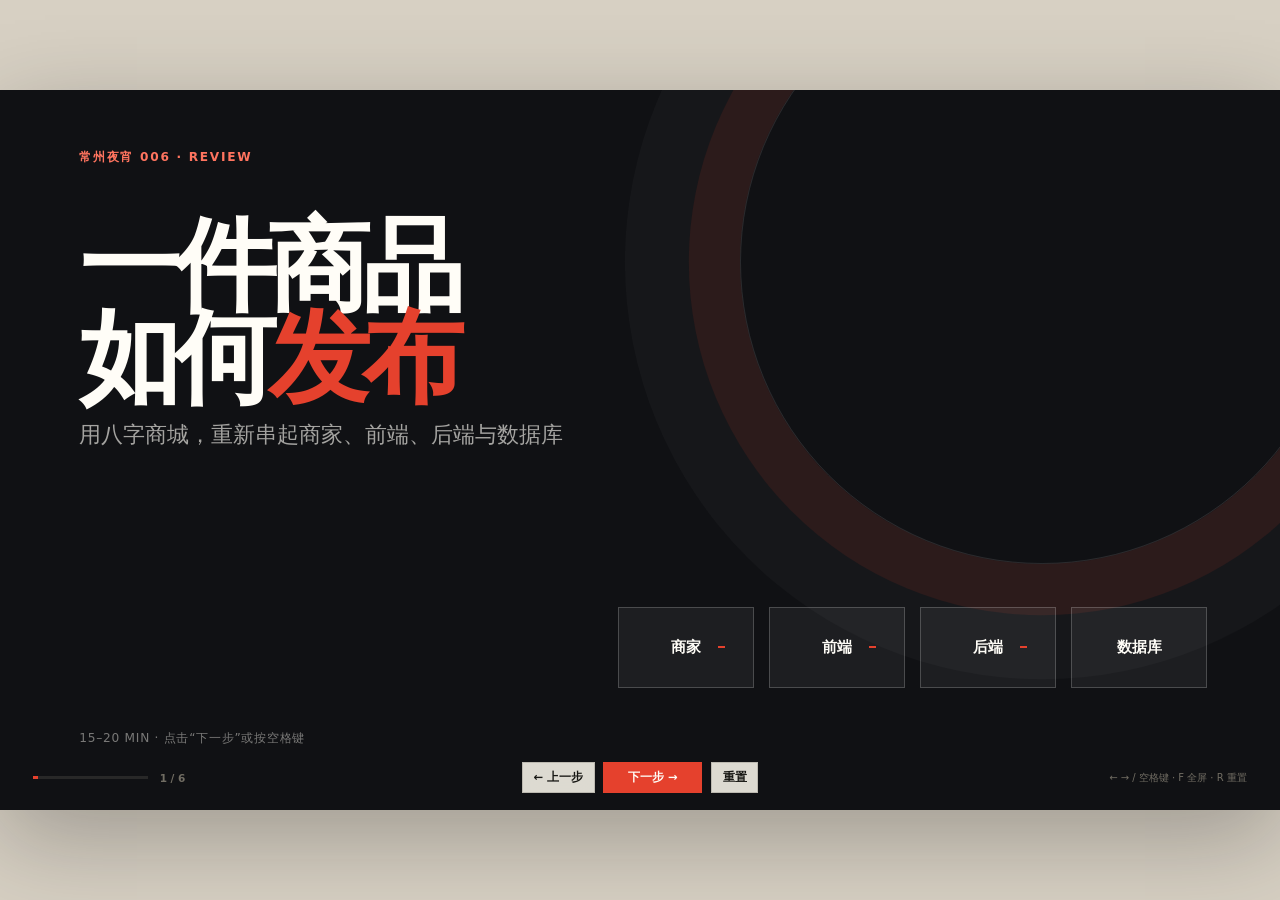
<file: 07-第七课-后端入门3/04-发布商城/index.html>
<!doctype html>
<html lang="zh-CN">
  <head>
    <meta charset="UTF-8" />
    <meta name="viewport" content="width=device-width, initial-scale=1.0" />
    <meta
      name="description"
      content="常州夜宵第6课开场复习：用八字商城的商品发布串起商家、前端、后端与数据库"
    />
    <meta name="theme-color" content="#101114" />
    <title>一件商品如何发布｜第6课开场复习</title>
    <link rel="icon" href="data:," />
    <style>
      :root {
        --paper: #f2ecdf;
        --paper-soft: #faf6ec;
        --ink: #171713;
        --muted: #716d63;
        --line: rgba(23, 23, 19, 0.14);
        --red: #e5412d;
        --blue: #3157d5;
        --green: #008f68;
        --amber: #f0ad23;
        --dark: #101114;
        --white: #fffdf7;
        --shadow: 0 28px 90px rgba(11, 12, 13, 0.28);
        font-family: "PingFang SC", "Hiragino Sans GB", "Microsoft YaHei", system-ui, sans-serif;
        color-scheme: light;
      }

      * { box-sizing: border-box; }

      html,
      body {
        width: 100%;
        height: 100%;
        margin: 0;
        overflow: hidden;
        background: #d7d0c3;
      }

      body { color: var(--ink); }
      button { color: inherit; font: inherit; }

      .deck {
        position: relative;
        top: 50%;
        width: min(100vw, calc(100vh * 16 / 9));
        height: min(100vh, calc(100vw * 9 / 16));
        margin: auto;
        overflow: hidden;
        transform: translateY(-50%);
        background:
          linear-gradient(90deg, transparent 49.9%, rgba(23, 23, 19, 0.025) 50%, transparent 50.1%),
          var(--paper);
        box-shadow: var(--shadow);
      }

      .deck::before {
        position: absolute;
        inset: 0;
        z-index: 0;
        background-image: radial-gradient(rgba(23, 23, 19, 0.075) 0.7px, transparent 0.7px);
        background-size: 7px 7px;
        content: "";
        opacity: 0.35;
        pointer-events: none;
      }

      .scene {
        position: absolute;
        inset: 0;
        z-index: 1;
        display: none;
        padding: 4.5% 6.2% 8%;
        overflow: hidden;
      }

      .scene.active { display: block; }

      .scene.active > *:not(.speaker-note) {
        animation: enter 0.45s cubic-bezier(0.2, 0.75, 0.2, 1) both;
      }

      .scene.active > *:nth-child(3) { animation-delay: 0.06s; }
      .scene.active > *:nth-child(4) { animation-delay: 0.12s; }

      @keyframes enter {
        from { opacity: 0; transform: translateY(18px); }
        to { opacity: 1; transform: translateY(0); }
      }

      .eyebrow {
        margin: 0 0 1.1%;
        color: var(--red);
        font-size: clamp(0.68rem, 0.95vw, 1rem);
        font-weight: 900;
        letter-spacing: 0.14em;
      }

      h1,
      h2,
      h3,
      p { margin-top: 0; }

      h1 {
        margin: 4.8% 0 1.2%;
        font-size: clamp(3.6rem, 8vw, 8.2rem);
        line-height: 0.9;
        letter-spacing: -0.075em;
      }

      h1 em {
        color: var(--red);
        font-style: normal;
      }

      h2 {
        max-width: 94%;
        margin-bottom: 2.4%;
        font-size: clamp(2rem, 4.1vw, 4.2rem);
        line-height: 1.03;
        letter-spacing: -0.06em;
      }

      h3 { margin-bottom: 0.45em; font-size: clamp(1rem, 1.6vw, 1.65rem); }
      p { line-height: 1.55; }
      .speaker-note { display: none; }

      .stamp {
        display: inline-flex;
        padding: 0.4em 0.7em;
        border: 2px solid currentColor;
        color: var(--red);
        font-size: clamp(0.72rem, 1vw, 1rem);
        font-weight: 900;
        letter-spacing: 0.1em;
        transform: rotate(-2deg);
      }

      .cover { background: var(--dark); color: var(--white); }

      .cover::before {
        position: absolute;
        top: -18%;
        right: -5%;
        width: 47%;
        aspect-ratio: 1;
        border: 1px solid rgba(255, 255, 255, 0.11);
        border-radius: 50%;
        box-shadow:
          0 0 0 4vw rgba(229, 65, 45, 0.10),
          0 0 0 9vw rgba(255, 255, 255, 0.025);
        content: "";
      }

      .cover h1 { position: relative; z-index: 1; }
      .cover .eyebrow { color: #ff745f; }

      .cover-lead {
        color: rgba(255, 253, 247, 0.62);
        font-size: clamp(1rem, 1.7vw, 1.75rem);
      }

      .cover-flow {
        position: absolute;
        right: 5.7%;
        bottom: 17%;
        display: grid;
        grid-template-columns: repeat(4, 1fr);
        width: 46%;
        gap: 2.6%;
      }

      .cover-flow span {
        display: grid;
        min-height: 5.5em;
        place-items: center;
        border: 1px solid rgba(255, 255, 255, 0.2);
        background: rgba(255, 255, 255, 0.055);
        font-size: clamp(0.78rem, 1.15vw, 1.18rem);
        font-weight: 850;
      }

      .cover-flow span::after {
        position: absolute;
        width: 1.2%;
        height: 2px;
        margin-left: 12%;
        background: var(--red);
        content: "";
      }

      .cover-flow span:last-child::after { display: none; }

      .cover-time {
        position: absolute;
        bottom: 7%;
        left: 6.2%;
        color: rgba(255, 253, 247, 0.44);
        font-size: clamp(0.68rem, 0.95vw, 1rem);
        letter-spacing: 0.06em;
      }

      .timeline {
        display: grid;
        grid-template-columns: 5fr 4fr 7fr 2fr;
        margin-top: 3.8%;
        border-top: 4px solid var(--ink);
      }

      .timeline article {
        position: relative;
        min-height: 15.5vw;
        padding: 10% 8% 7%;
        border-right: 1px solid var(--line);
      }

      .timeline article:last-child { border-right: 0; }
      .timeline article::before {
        position: absolute;
        top: -0.52vw;
        left: 8%;
        width: 0.95vw;
        aspect-ratio: 1;
        border-radius: 50%;
        background: var(--red);
        content: "";
      }

      .timeline small {
        color: var(--muted);
        font-size: clamp(0.68rem, 0.95vw, 1rem);
        font-weight: 800;
      }

      .timeline strong {
        display: block;
        margin: 0.35em 0;
        font-size: clamp(1rem, 1.75vw, 1.8rem);
      }

      .timeline p { color: var(--muted); font-size: clamp(0.68rem, 1vw, 1.02rem); }

      .timeline .focus {
        background: var(--red);
        color: var(--white);
      }

      .timeline .focus::before { background: var(--ink); }
      .timeline .focus small,
      .timeline .focus p { color: rgba(255, 253, 247, 0.72); }

      .question-stage {
        display: grid;
        grid-template-columns: 0.68fr 1.32fr;
        min-height: 54%;
        margin-top: 2.5%;
        border-top: 1px solid var(--line);
        border-bottom: 1px solid var(--line);
      }

      .question-index {
        display: grid;
        place-content: center;
        border-right: 1px solid var(--line);
        color: var(--red);
        text-align: center;
      }

      .question-index span {
        font-size: clamp(4rem, 9vw, 9rem);
        font-weight: 950;
        line-height: 0.8;
        letter-spacing: -0.08em;
      }

      .question-index small {
        margin-top: 1em;
        color: var(--muted);
        font-size: clamp(0.68rem, 1vw, 1rem);
        font-weight: 800;
        letter-spacing: 0.12em;
      }

      .question-copy {
        display: grid;
        padding: 7% 8%;
        align-content: center;
      }

      .question-copy blockquote {
        margin: 0;
        font-size: clamp(1.45rem, 3.25vw, 3.35rem);
        font-weight: 850;
        line-height: 1.2;
        letter-spacing: -0.045em;
      }

      .question-copy p {
        margin: 1.3em 0 0;
        color: var(--muted);
        font-size: clamp(0.75rem, 1.1vw, 1.12rem);
      }

      .question-dots {
        display: flex;
        justify-content: center;
        gap: 0.6em;
        margin-top: 2%;
      }

      .question-dots i {
        width: clamp(7px, 0.7vw, 11px);
        aspect-ratio: 1;
        border: 1px solid var(--ink);
        border-radius: 50%;
        transition: 0.25s ease;
      }

      .question-dots i.done { background: var(--ink); }
      .question-dots i.current { background: var(--red); border-color: var(--red); transform: scale(1.4); }

      .role-grid {
        display: grid;
        grid-template-columns: repeat(4, 1fr);
        min-height: 52%;
        margin-top: 2.4%;
        border: 1px solid var(--line);
      }

      .role-card {
        position: relative;
        padding: 11% 9% 8%;
        border-right: 1px solid var(--line);
        opacity: 0.14;
        transform: translateY(12px);
        transition: 0.38s ease;
      }

      .role-card:last-child { border-right: 0; }
      .role-card.revealed { opacity: 1; transform: translateY(0); }

      .role-card .number {
        color: var(--muted);
        font-size: clamp(0.68rem, 0.9vw, 0.95rem);
        font-weight: 900;
      }

      .role-card .role-icon {
        display: grid;
        width: 3.7vw;
        min-width: 34px;
        max-width: 62px;
        aspect-ratio: 1;
        margin: 13% 0 9%;
        place-items: center;
        border: 2px solid currentColor;
        border-radius: 50%;
        font-size: clamp(1rem, 1.7vw, 1.7rem);
        font-weight: 900;
      }

      .role-card:nth-child(1) { color: var(--red); }
      .role-card:nth-child(2) { color: var(--blue); }
      .role-card:nth-child(3) { color: var(--green); }
      .role-card:nth-child(4) { color: #9d6900; }

      .role-card h3 { color: currentColor; font-size: clamp(1.2rem, 2.1vw, 2.15rem); }
      .role-card strong { display: block; color: var(--ink); font-size: clamp(0.78rem, 1.08vw, 1.1rem); }
      .role-card p { margin-top: 1em; color: var(--muted); font-size: clamp(0.66rem, 0.94vw, 0.96rem); }

      .role-bridge {
        display: flex;
        margin-top: 2.2%;
        align-items: center;
        justify-content: center;
        gap: 1.2em;
        color: var(--muted);
        font-size: clamp(0.7rem, 1vw, 1rem);
        font-weight: 850;
      }

      .role-bridge i { width: 6vw; height: 1px; background: var(--line); }

      .flow-layout {
        display: grid;
        grid-template-columns: 1fr 0.92fr;
        min-height: 57%;
        margin-top: 1.5%;
        gap: 3%;
      }

      .flow-map {
        position: relative;
        display: grid;
        grid-template-columns: 1fr 0.22fr 1fr 0.22fr 1fr 0.22fr 1fr;
        grid-template-rows: 1fr 0.45fr 1fr;
        align-items: center;
      }

      .flow-node {
        display: grid;
        width: 100%;
        min-height: 7.8vw;
        padding: 8%;
        place-content: center;
        border: 2px solid var(--line);
        background: rgba(255, 253, 247, 0.6);
        text-align: center;
        opacity: 0.28;
        transition: 0.35s ease;
      }

      .flow-node strong { font-size: clamp(0.86rem, 1.25vw, 1.28rem); }
      .flow-node small { margin-top: 0.35em; color: var(--muted); font-size: clamp(0.55rem, 0.78vw, 0.8rem); }
      .flow-node.active { border-color: var(--red); opacity: 1; box-shadow: 8px 8px 0 rgba(229, 65, 45, 0.13); }
      .flow-node.visited { opacity: 0.72; }

      .flow-node[data-role="user"] { grid-area: 1 / 1; }
      .flow-node[data-role="frontend"] { grid-area: 1 / 3; }
      .flow-node[data-role="backend"] { grid-area: 1 / 5; }
      .flow-node[data-role="database"] { grid-area: 1 / 7; }

      .flow-arrow {
        color: var(--line);
        font-size: clamp(1rem, 2vw, 2rem);
        font-weight: 900;
        text-align: center;
        transition: 0.25s ease;
      }

      .flow-arrow.active { color: var(--red); transform: translateX(3px); }

      .arrow-1 { grid-area: 1 / 2; }
      .arrow-2 { grid-area: 1 / 4; }
      .arrow-3 { grid-area: 1 / 6; }

      .api-note {
        grid-area: 3 / 2 / 4 / 7;
        display: flex;
        padding: 3% 5%;
        align-items: center;
        justify-content: space-between;
        border: 1px dashed var(--line);
        color: var(--muted);
        font-size: clamp(0.65rem, 0.9vw, 0.92rem);
      }

      .api-note b { color: var(--ink); }

      .step-panel {
        display: grid;
        padding: 7% 8%;
        align-content: center;
        background: var(--dark);
        color: var(--white);
      }

      .step-panel small {
        color: #ff745f;
        font-size: clamp(0.66rem, 0.9vw, 0.92rem);
        font-weight: 900;
        letter-spacing: 0.12em;
      }

      .step-panel strong {
        display: block;
        margin: 0.65em 0 0.4em;
        font-size: clamp(1.4rem, 2.7vw, 2.8rem);
        line-height: 1.15;
        letter-spacing: -0.04em;
      }

      .step-panel p { color: rgba(255, 253, 247, 0.58); font-size: clamp(0.7rem, 1vw, 1.02rem); }
      .step-panel code { color: #ffd163; font-family: ui-monospace, SFMono-Regular, Menlo, monospace; }

      .flow-meter {
        display: grid;
        grid-template-columns: repeat(8, 1fr);
        gap: 0.35em;
        margin-top: 1.4em;
      }

      .flow-meter i { height: 3px; background: rgba(255, 255, 255, 0.15); }
      .flow-meter i.done { background: var(--red); }

      .summary-grid {
        display: grid;
        grid-template-columns: 1fr 1fr;
        margin-top: 2.7%;
        border-top: 4px solid var(--ink);
      }

      .summary-grid article {
        min-height: 9.4vw;
        padding: 5% 6%;
        border-right: 1px solid var(--line);
        border-bottom: 1px solid var(--line);
        opacity: 0.16;
        transition: 0.35s ease;
      }

      .summary-grid article:nth-child(even) { border-right: 0; }
      .summary-grid article.revealed { opacity: 1; }
      .summary-grid b { color: var(--red); font-size: clamp(1rem, 1.55vw, 1.58rem); }
      .summary-grid span { margin-left: 0.7em; color: var(--muted); font-size: clamp(0.75rem, 1.08vw, 1.1rem); }

      .transition-question {
        margin-top: 2.2%;
        color: var(--muted);
        font-size: clamp(0.78rem, 1.15vw, 1.18rem);
        text-align: center;
      }

      .transition-question b { color: var(--ink); }

      .controls {
        position: absolute;
        right: 2.6%;
        bottom: 2.3%;
        left: 2.6%;
        z-index: 10;
        display: grid;
        grid-template-columns: 1fr auto 1fr;
        align-items: center;
        pointer-events: none;
      }

      .progress-wrap { display: flex; align-items: center; gap: 0.7em; }

      .progress-track {
        width: 9vw;
        height: 3px;
        overflow: hidden;
        background: rgba(113, 109, 99, 0.25);
      }

      .progress-bar { width: 0; height: 100%; background: var(--red); transition: width 0.25s ease; }

      .counter {
        color: var(--muted);
        font-size: clamp(0.62rem, 0.82vw, 0.84rem);
        font-weight: 850;
      }

      .control-group { display: flex; gap: 0.55em; pointer-events: auto; }

      .control-button {
        min-width: 3.2em;
        padding: 0.62em 0.9em;
        border: 1px solid rgba(113, 109, 99, 0.3);
        background: rgba(250, 246, 236, 0.88);
        font-size: clamp(0.65rem, 0.9vw, 0.92rem);
        font-weight: 850;
        cursor: pointer;
        backdrop-filter: blur(12px);
      }

      .control-button:hover { border-color: var(--ink); }
      .control-button:focus-visible { outline: 3px solid rgba(49, 87, 213, 0.35); outline-offset: 2px; }
      .control-button.primary { min-width: 8.6em; border-color: var(--red); background: var(--red); color: var(--white); }
      .cover ~ .controls { color: var(--ink); }

      .hint {
        justify-self: end;
        color: var(--muted);
        font-size: clamp(0.58rem, 0.78vw, 0.8rem);
      }

      @media (max-aspect-ratio: 4/5) {
        html,
        body { max-width: 100vw; overflow-x: hidden; }

        .deck {
          top: 0;
          width: 100vw;
          height: 100vh;
          transform: none;
        }

        .scene { padding: 8vh 6vw 13vh; overflow-x: hidden; overflow-y: auto; }
        h1 { margin-top: 10vh; font-size: clamp(3.3rem, 16vw, 5.8rem); }
        h2 { width: 88vw; max-width: 88vw; font-size: clamp(1.55rem, 6.3vw, 2.4rem); word-break: break-all; }
        .cover-flow { right: 6%; bottom: 22%; left: 6%; width: auto; }
        .timeline { grid-template-columns: 1fr 1fr; }
        .timeline article { min-height: 19vh; padding: 8%; }
        .question-stage { width: 88vw; max-width: 88vw; grid-template-columns: minmax(0, 1fr); min-height: 52vh; }
        .question-index {
          display: flex;
          min-height: 10vh;
          align-items: center;
          justify-content: flex-start;
          gap: 1em;
          border-right: 0;
          border-bottom: 1px solid var(--line);
        }
        .question-index span { font-size: clamp(3.5rem, 16vw, 5.2rem); }
        .question-index small { margin-top: 0; }
        .question-copy { min-width: 0; padding: 8% 1%; }
        .question-copy blockquote { width: 100%; max-width: 100%; font-size: clamp(1.2rem, 5.2vw, 1.7rem); word-break: break-all; }
        .question-copy p { width: 100%; max-width: 100%; font-size: 0.78rem; word-break: break-all; }
        .role-grid { grid-template-columns: 1fr 1fr; }
        .role-card { min-height: 23vh; border-bottom: 1px solid var(--line); }
        .flow-layout { grid-template-columns: 1fr; }
        .flow-map {
          grid-template-columns: 1fr 0.22fr 1fr;
          grid-template-rows: 1fr 0.3fr 1fr 0.72fr;
          min-height: 34vh;
        }
        .flow-node[data-role="user"] { grid-area: 1 / 1; }
        .flow-node[data-role="frontend"] { grid-area: 1 / 3; }
        .flow-node[data-role="backend"] { grid-area: 3 / 3; }
        .flow-node[data-role="database"] { grid-area: 3 / 1; }
        .flow-node { min-width: 0; min-height: 11vh; padding: 4%; }
        .flow-node strong { font-size: 0.72rem; }
        .flow-node small { display: none; }
        .flow-arrow { display: none; }
        .api-note { grid-area: 4 / 1 / 5 / 4; font-size: 0.56rem; }
        .step-panel { min-height: 25vh; }
        .summary-grid { grid-template-columns: 1fr; }
        .summary-grid article,
        .summary-grid article:nth-child(even) { border-right: 0; }
        .hint { display: none; }
        .controls { right: 3vw; bottom: 2vh; left: 3vw; grid-template-columns: auto 1fr; }
        .control-group { justify-self: end; }
        .control-button { padding: 0.58em 0.72em; }
        .control-button.primary { min-width: 6.8em; }
        #resetButton { display: none; }
      }

      @media (prefers-reduced-motion: reduce) {
        *, *::before, *::after { scroll-behavior: auto !important; animation-duration: 0.01ms !important; transition-duration: 0.01ms !important; }
      }
    </style>
  </head>
  <body>
    <main class="deck" id="deck" aria-live="polite">
      <section class="scene cover active" data-title="一件商品如何发布" data-reveals="0">
        <p class="eyebrow">常州夜宵 006 · REVIEW</p>
        <h1>一件商品<br />如何<em>发布</em></h1>
        <p class="cover-lead">用八字商城，重新串起商家、前端、后端与数据库</p>
        <div class="cover-flow" aria-label="四个角色">
          <span>商家</span><span>前端</span><span>后端</span><span>数据库</span>
        </div>
        <p class="cover-time">15–20 MIN · 点击“下一步”或按空格键</p>
        <aside class="speaker-note">建议用时 1 分钟。开场只说任务：“今天我们不背概念，只追踪一件商品是怎样发布出去的。”</aside>
      </section>

      <section class="scene" data-title="15–20 分钟安排" data-reveals="0">
        <p class="eyebrow">00 · REVIEW PLAN</p>
        <h2>先问、再拆、最后跑完一遍</h2>
        <div class="timeline">
          <article class="focus">
            <small>00–05 MIN</small>
            <strong>情境提问</strong>
            <p>5 个问题，只说判断与理由。</p>
          </article>
          <article>
            <small>05–09 MIN</small>
            <strong>四个角色</strong>
            <p>商家、前端、后端、数据库。</p>
          </article>
          <article>
            <small>09–16 MIN</small>
            <strong>发布路线</strong>
            <p>从点击发布，追到商品列表更新。</p>
          </article>
          <article>
            <small>16–18 MIN</small>
            <strong>收口</strong>
            <p>四句话总结。</p>
          </article>
        </div>
        <aside class="speaker-note">建议用时 1 分钟。不必向学员逐字读时间，说清“先猜，再画地图”即可。</aside>
      </section>

      <section class="scene" id="questionScene" data-title="5 分钟情境提问" data-reveals="4">
        <p class="eyebrow">01 · 5 MIN QUICK CHECK</p>
        <h2>不背定义，只判断这件事该谁做</h2>
        <div class="question-stage">
          <div class="question-index"><span id="questionNumber">01</span><small>QUESTION</small></div>
          <div class="question-copy">
            <blockquote id="questionText">商家填好商品信息，点击“发布商品”后，谁最先接到这个操作？</blockquote>
            <p id="questionPrompt">请先点一位学员回答，再请另一位补充理由。</p>
          </div>
        </div>
        <div class="question-dots" id="questionDots" aria-label="提问进度"></div>
        <aside class="speaker-note">建议用时 5 分钟。每题约 45–60 秒。这一页不公布标准答案，先记住学员的分歧，后面用四角色和路线图统一。</aside>
      </section>

      <section class="scene" id="roleScene" data-title="四个角色" data-reveals="4">
        <p class="eyebrow">02 · FOUR ROLES</p>
        <h2>一个完整系统，是四个角色在接力</h2>
        <div class="role-grid">
          <article class="role-card" data-reveal="1">
            <span class="number">ROLE 01</span><span class="role-icon">人</span>
            <h3>商家</h3><strong>发出发布意图</strong>
            <p>填写商品名称、价格与介绍，点击发布。</p>
          </article>
          <article class="role-card" data-reveal="2">
            <span class="number">ROLE 02</span><span class="role-icon">UI</span>
            <h3>前端</h3><strong>收集与展示</strong>
            <p>接住操作、初步检查、发出请求、显示结果。</p>
          </article>
          <article class="role-card" data-reveal="3">
            <span class="number">ROLE 03</span><span class="role-icon">IF</span>
            <h3>后端</h3><strong>判断与执行</strong>
            <p>检查商品数据，执行发布规则并要求保存。</p>
          </article>
          <article class="role-card" data-reveal="4">
            <span class="number">ROLE 04</span><span class="role-icon">DB</span>
            <h3>数据库</h3><strong>长期记住</strong>
            <p>保存商品名称、价格、介绍和发布状态。</p>
          </article>
        </div>
        <div class="role-bridge"><span>商家提出发布需求</span><i></i><span>API 负责按约定传话</span><i></i><span>数据一路往返</span></div>
        <aside class="speaker-note">建议用时 4 分钟。每点一次显示一个角色。可以让四位学员各自用一句话重复自己的职责。</aside>
      </section>

      <section class="scene" id="flowScene" data-title="一件商品的完整发布路线" data-reveals="7">
        <p class="eyebrow">03 · END-TO-END FLOW</p>
        <h2>现在，让一件商品真正发布出去</h2>
        <div class="flow-layout">
          <div class="flow-map" aria-label="八字商城商品发布数据流">
            <div class="flow-node" data-role="user"><strong>商家</strong><small>填写商品信息</small></div>
            <span class="flow-arrow arrow-1" data-arrow="frontend">→</span>
            <div class="flow-node" data-role="frontend"><strong>前端</strong><small>表单与结果页</small></div>
            <span class="flow-arrow arrow-2" data-arrow="backend">→</span>
            <div class="flow-node" data-role="backend"><strong>后端</strong><small>发布规则</small></div>
            <span class="flow-arrow arrow-3" data-arrow="database">→</span>
            <div class="flow-node" data-role="database"><strong>数据库</strong><small>商品记录</small></div>
            <div class="api-note"><span><b>API</b> 不是第五个业务角色</span><span>它是前端与后端约定好的“传话方式”</span></div>
          </div>
          <div class="step-panel">
            <small id="flowKicker">STEP 01 / 08 · MERCHANT</small>
            <strong id="flowTitle">填写商品，点击发布</strong>
            <p id="flowDescription">商家填写“AI 事业分析报告”的名称、价格和介绍。</p>
            <p><code id="flowData">意图：我想发布这件商品</code></p>
            <div class="flow-meter" id="flowMeter" aria-label="路线进度"></div>
          </div>
        </div>
        <aside class="speaker-note">建议用时 7 分钟。每次点击只前进一步，让学员在显示前先猜“下一站是谁”和“传什么数据”。</aside>
      </section>

      <section class="scene" id="summaryScene" data-title="四句话收口" data-reveals="4">
        <p class="eyebrow">04 · WRAP-UP</p>
        <h2>最后只记住四句话</h2>
        <div class="summary-grid">
          <article data-reveal="1"><b>商家</b><span>提出“我想发布什么”。</span></article>
          <article data-reveal="2"><b>前端</b><span>负责看得见、点得动。</span></article>
          <article data-reveal="3"><b>后端</b><span>负责判断能不能做、怎么做。</span></article>
          <article data-reveal="4"><b>数据库</b><span>负责把需要的信息长期记住。</span></article>
        </div>
        <p class="transition-question">接下来的新功能都可以先问：<b>它要改哪个角色？数据要走哪条路？</b></p>
        <aside class="speaker-note">建议用时 2 分钟。让全班齐声说出四句话，然后直接过渡到第6课的新内容。</aside>
      </section>

      <nav class="controls" aria-label="演示控制">
        <div class="progress-wrap">
          <div class="progress-track" aria-hidden="true"><div class="progress-bar" id="progressBar"></div></div>
          <span class="counter" id="counter">1 / 6</span>
        </div>
        <div class="control-group">
          <button class="control-button" id="previousButton" type="button" aria-label="上一步">← 上一步</button>
          <button class="control-button primary" id="nextButton" type="button">下一步 →</button>
          <button class="control-button" id="resetButton" type="button" aria-label="重新开始">重置</button>
        </div>
        <span class="hint">← → / 空格键 · F 全屏 · R 重置</span>
      </nav>
    </main>

    <script>
      const scenes = [...document.querySelectorAll('.scene')];
      const previousButton = document.querySelector('#previousButton');
      const nextButton = document.querySelector('#nextButton');
      const resetButton = document.querySelector('#resetButton');
      const progressBar = document.querySelector('#progressBar');
      const counter = document.querySelector('#counter');

      const questions = [
        {
          text: '商家填好商品信息，点击“发布商品”后，谁最先接到这个操作？',
          prompt: '请先点一位学员回答，再请另一位补充理由。',
        },
        {
          text: '商品名称没有填，谁可以先提醒商家？',
          prompt: '追问：前端提醒了，后端还需要再检查吗？',
        },
        {
          text: '前端收集好商品名称、价格和介绍后，通过什么方式交给后端？',
          prompt: '追问：前端和后端需要事先约定哪些内容？',
        },
        {
          text: '商品发布后刷新页面仍然存在，说明它长期保存在哪里？',
          prompt: '追问：如果只放在当前页面的变量里，刷新后会怎样？',
        },
        {
          text: '数据库保存成功后，“发布成功”这个结果要怎样回到页面？',
          prompt: '请从数据库开始，按顺序说出它经过的角色。',
        },
      ];

      const flowSteps = [
        { role: 'user', kicker: 'STEP 01 / 08 · MERCHANT', title: '填写商品，点击发布', description: '商家填写“AI 事业分析报告”的名称、价格和介绍。', data: '意图：我想发布这件商品' },
        { role: 'frontend', arrow: 'frontend', kicker: 'STEP 02 / 08 · FRONTEND', title: '前端先接住操作', description: '检查必填项，把商品名称、价格和介绍整理好。', data: '表单：name + price + description' },
        { role: 'backend', arrow: 'backend', kicker: 'STEP 03 / 08 · API', title: '前端向后端发请求', description: '两边按约定好的 API 格式传递商品数据。', data: 'POST /api/products' },
        { role: 'backend', kicker: 'STEP 04 / 08 · BACKEND', title: '后端检查发布数据', description: '后端再次检查名称、价格和介绍是否完整，准备保存。', data: '规则：必填字段完整，价格格式正确' },
        { role: 'database', arrow: 'database', kicker: 'STEP 05 / 08 · DATABASE', title: '数据库保存商品', description: '后端检查通过后，要求数据库写入一条已发布商品。', data: 'product · status: published' },
        { role: 'database', arrow: 'database', reverse: true, kicker: 'STEP 06 / 08 · DATABASE', title: '数据库返回保存结果', description: '数据库告诉后端：已经保存成功，这是商品编号。', data: 'saved: true · productId: 24' },
        { role: 'backend', arrow: 'backend', reverse: true, kicker: 'STEP 07 / 08 · RESPONSE', title: '后端返回发布结果', description: '后端把商品编号和已发布状态交还给前端。', data: '201 Created · productId: 24' },
        { role: 'frontend', arrow: 'frontend', reverse: true, kicker: 'STEP 08 / 08 · FRONTEND', title: '前端显示“发布成功”', description: '商品列表增加一张新卡片；完整的数据往返到此结束。', data: '页面：商品 #24 已发布' },
      ];

      let sceneIndex = 0;
      let revealIndex = 0;

      const questionNumber = document.querySelector('#questionNumber');
      const questionText = document.querySelector('#questionText');
      const questionPrompt = document.querySelector('#questionPrompt');
      const questionDots = document.querySelector('#questionDots');
      const flowKicker = document.querySelector('#flowKicker');
      const flowTitle = document.querySelector('#flowTitle');
      const flowDescription = document.querySelector('#flowDescription');
      const flowData = document.querySelector('#flowData');
      const flowMeter = document.querySelector('#flowMeter');

      function buildIndicators() {
        questionDots.replaceChildren(...questions.map(() => document.createElement('i')));
        flowMeter.replaceChildren(...flowSteps.map(() => document.createElement('i')));
      }

      function currentMaxReveal() {
        return Number(scenes[sceneIndex].dataset.reveals || 0);
      }

      function loadPositionFromHash() {
        const match = window.location.hash.match(/^#scene-(\d+)-step-(\d+)$/);
        if (!match) return;
        sceneIndex = Math.min(scenes.length - 1, Math.max(0, Number(match[1]) - 1));
        revealIndex = Math.min(currentMaxReveal(), Math.max(0, Number(match[2]) - 1));
      }

      function renderQuestions() {
        const item = questions[revealIndex];
        questionNumber.textContent = String(revealIndex + 1).padStart(2, '0');
        questionText.textContent = item.text;
        questionPrompt.textContent = item.prompt;
        [...questionDots.children].forEach((dot, index) => {
          dot.classList.toggle('done', index < revealIndex);
          dot.classList.toggle('current', index === revealIndex);
        });
      }

      function renderRoles() {
        document.querySelectorAll('#roleScene [data-reveal]').forEach((card) => {
          card.classList.toggle('revealed', Number(card.dataset.reveal) <= revealIndex);
        });
      }

      function renderFlow() {
        const item = flowSteps[revealIndex];
        flowKicker.textContent = item.kicker;
        flowTitle.textContent = item.title;
        flowDescription.textContent = item.description;
        flowData.textContent = item.data;

        document.querySelectorAll('.flow-node').forEach((node) => {
          const matchingSteps = flowSteps.slice(0, revealIndex + 1).filter((step) => step.role === node.dataset.role);
          node.classList.toggle('visited', matchingSteps.length > 0);
          node.classList.toggle('active', node.dataset.role === item.role);
        });

        document.querySelectorAll('.flow-arrow').forEach((arrow) => {
          arrow.classList.toggle('active', arrow.dataset.arrow === item.arrow);
          arrow.textContent = arrow.dataset.arrow === item.arrow && item.reverse ? '←' : '→';
        });

        [...flowMeter.children].forEach((segment, index) => {
          segment.classList.toggle('done', index <= revealIndex);
        });
      }

      function renderSummary() {
        document.querySelectorAll('#summaryScene [data-reveal]').forEach((item) => {
          item.classList.toggle('revealed', Number(item.dataset.reveal) <= revealIndex);
        });
      }

      function renderReveal() {
        if (scenes[sceneIndex].id === 'questionScene') renderQuestions();
        if (scenes[sceneIndex].id === 'roleScene') renderRoles();
        if (scenes[sceneIndex].id === 'flowScene') renderFlow();
        if (scenes[sceneIndex].id === 'summaryScene') renderSummary();
      }

      function render() {
        scenes.forEach((scene, index) => scene.classList.toggle('active', index === sceneIndex));
        renderReveal();

        const totalUnits = scenes.reduce((total, scene) => total + Number(scene.dataset.reveals || 0) + 1, 0);
        const completedUnits = scenes.slice(0, sceneIndex).reduce((total, scene) => total + Number(scene.dataset.reveals || 0) + 1, 0) + revealIndex + 1;
        progressBar.style.width = `${(completedUnits / totalUnits) * 100}%`;
        counter.textContent = `${sceneIndex + 1} / ${scenes.length}`;
        document.title = `${scenes[sceneIndex].dataset.title}｜第6课开场复习`;
        previousButton.disabled = sceneIndex === 0 && revealIndex === 0;
        nextButton.textContent = sceneIndex === scenes.length - 1 && revealIndex === currentMaxReveal() ? '重新开始 ↺' : '下一步 →';
        history.replaceState(null, '', `#scene-${sceneIndex + 1}-step-${revealIndex + 1}`);
      }

      function next() {
        if (revealIndex < currentMaxReveal()) {
          revealIndex += 1;
        } else if (sceneIndex < scenes.length - 1) {
          sceneIndex += 1;
          revealIndex = 0;
        } else {
          sceneIndex = 0;
          revealIndex = 0;
        }
        render();
      }

      function previous() {
        if (revealIndex > 0) {
          revealIndex -= 1;
        } else if (sceneIndex > 0) {
          sceneIndex -= 1;
          revealIndex = currentMaxReveal();
        }
        render();
      }

      function reset() {
        sceneIndex = 0;
        revealIndex = 0;
        render();
      }

      async function toggleFullscreen() {
        try {
          if (!document.fullscreenElement) await document.documentElement.requestFullscreen();
          else await document.exitFullscreen();
        } catch {
          // 部分浏览器会限制 file:// 页面进入全屏，不影响其他交互。
        }
      }

      previousButton.addEventListener('click', previous);
      nextButton.addEventListener('click', next);
      resetButton.addEventListener('click', reset);

      window.addEventListener('keydown', (event) => {
        if (['ArrowRight', 'ArrowDown', 'PageDown', ' '].includes(event.key)) {
          event.preventDefault();
          next();
        } else if (['ArrowLeft', 'ArrowUp', 'PageUp'].includes(event.key)) {
          event.preventDefault();
          previous();
        } else if (event.key.toLowerCase() === 'r') {
          reset();
        } else if (event.key.toLowerCase() === 'f') {
          toggleFullscreen();
        }
      });

      let touchStartX = 0;
      let touchStartY = 0;
      document.querySelector('#deck').addEventListener('touchstart', (event) => {
        touchStartX = event.changedTouches[0].clientX;
        touchStartY = event.changedTouches[0].clientY;
      }, { passive: true });

      document.querySelector('#deck').addEventListener('touchend', (event) => {
        const deltaX = event.changedTouches[0].clientX - touchStartX;
        const deltaY = event.changedTouches[0].clientY - touchStartY;
        if (Math.abs(deltaX) < 55 || Math.abs(deltaX) < Math.abs(deltaY)) return;
        if (deltaX < 0) next();
        else previous();
      }, { passive: true });

      buildIndicators();
      loadPositionFromHash();
      render();
    </script>
  </body>
</html>
</file>
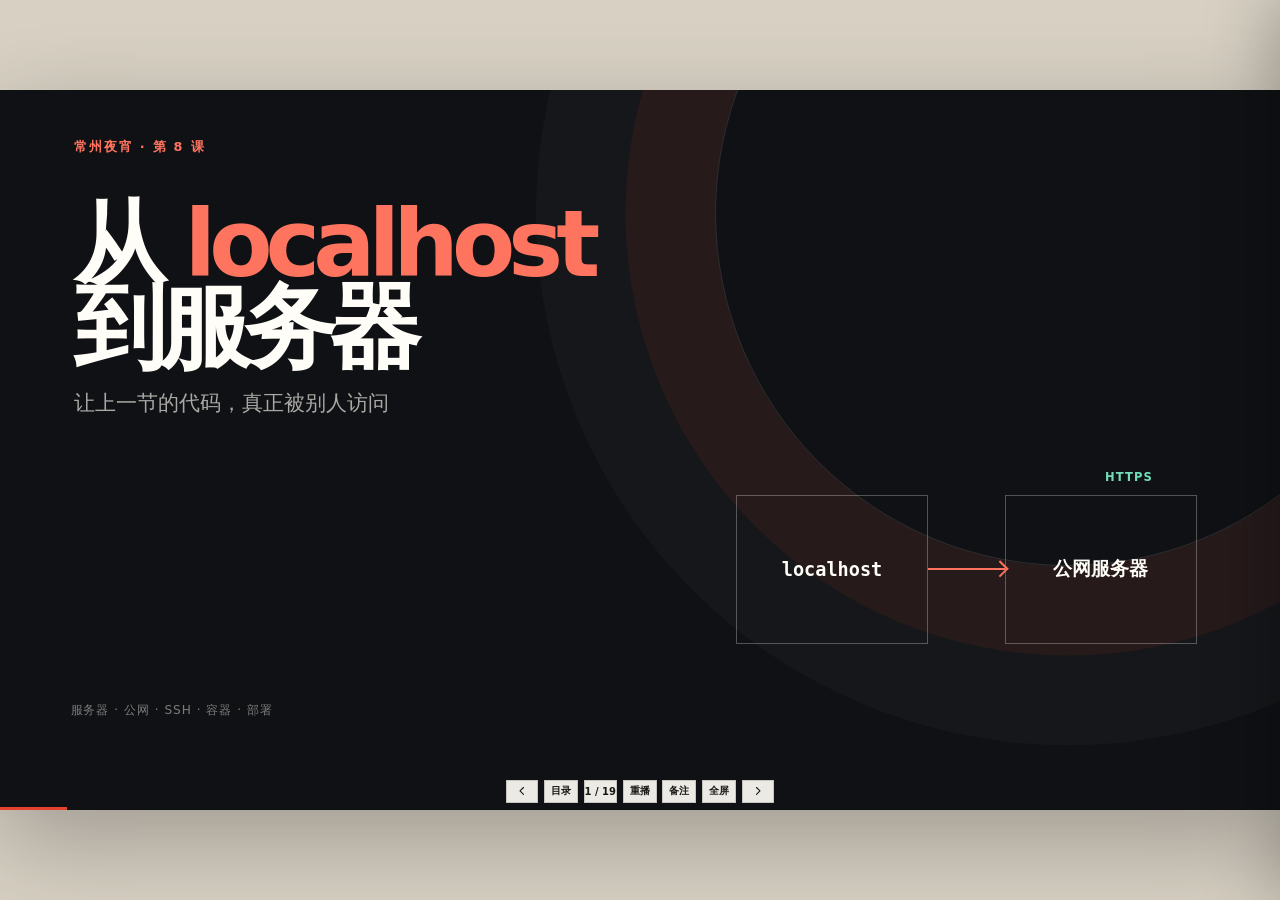
<file: 08-第八课-服务部署/01-服务器上线部署/index.html>
<!doctype html>
<html lang="zh-CN">
  <head>
    <meta charset="UTF-8" />
    <meta name="viewport" content="width=device-width, initial-scale=1.0" />
    <meta
      name="description"
      content="常州夜校第8课互动课件：从 localhost 到服务器，理解公网访问、SSH 密钥、容器选择与代码部署"
    />
    <meta name="theme-color" content="#101114" />
    <title>从 localhost 到服务器｜第8课</title>
    <link rel="icon" href="data:," />
    <link rel="stylesheet" href="styles.css?v=1" />
  </head>
  <body>
    <div class="orientation-hint" aria-hidden="true">横屏观看，互动更完整</div>

    <main id="deck" class="deck" aria-live="polite">
      <section class="slide cover active" data-title="从 localhost 到服务器">
        <p class="eyebrow">常州夜宵 · 第 8 课</p>
        <h1>从 <em>localhost</em><br />到服务器</h1>
        <p class="cover-lead">让上一节的代码，真正被别人访问</p>
        <div class="cover-route" aria-hidden="true">
          <span class="route-local">localhost</span>
          <i></i>
          <span class="route-server">公网服务器</span>
          <b>HTTPS</b>
        </div>
        <p class="cover-caption">服务器 · 公网 · SSH · 容器 · 部署</p>
        <aside class="speaker-note">
          建议用时 2 分钟。不要从 IPv4、IPv6 定义开场。先承接上一节已经能在本机运行的代码，告诉学员今天要完成的是“让别人访问”。封面只建立方向，不提前解释技术名词。
          [Sources] 本页为课程叙事，无外部非平凡主张。
        </aside>
      </section>

      <section class="slide scene-slide" data-title="为什么我的链接别人打不开" data-reset="share-link">
        <p class="eyebrow">01 · 先发一个链接</p>
        <h2>我这里能打开，<br />发到群里<em>也能打开吗？</em></h2>
        <div class="browser-scene">
          <div class="browser-window">
            <div class="browser-bar"><i></i><i></i><i></i><code>http://localhost:3000</code></div>
            <div class="local-app">
              <small>上一节课的程序</small>
              <strong>运行成功</strong>
              <span>只在这台电脑上提供服务</span>
            </div>
          </div>
          <div class="chat-scene">
            <div class="message mine">大家试试这个链接</div>
            <div class="message reply" id="shareReply">等待同学打开…</div>
            <button class="action-button" id="shareLink" type="button">发到群里</button>
          </div>
        </div>
        <p class="scene-answer" id="shareAnswer">每台设备的 localhost，都指向它自己。</p>
        <aside class="speaker-note">
          建议用时 4 分钟。先问学员能不能打开，再点击“发到群里”。同学设备中的 localhost 指向同学自己的设备，不是教师电脑。让失败先发生，再给解释。
          [Sources] localhost/loopback 的特殊用途可参考 RFC 6890：https://www.rfc-editor.org/rfc/rfc6890.html。
        </aside>
      </section>

      <section class="slide" data-title="访问范围随网络位置改变" data-reset="reveal">
        <p class="eyebrow">02 · 三次访问实验</p>
        <h2>同一个程序，<br /><em>换个位置</em>结果就不同</h2>
        <div class="experiment-list reveal-group" data-reveal-group="access">
          <article data-reveal-item>
            <small>实验一</small><strong>自己的电脑</strong><code>localhost:3000</code><b class="state yes">可以</b>
          </article>
          <article data-reveal-item>
            <small>实验二</small><strong>同一 Wi-Fi</strong><code>192.168.x.x:3000</code><b class="state maybe">满足条件时可以</b>
          </article>
          <article data-reveal-item>
            <small>实验三</small><strong>手机切到 5G</strong><code>192.168.x.x:3000</code><b class="state no">通常不可以</b>
          </article>
          <div class="reveal-conclusion" data-reveal-conclusion>
            <strong>问题不一定在代码</strong><span>还可能在地址、网络路径和访问规则。</span>
          </div>
        </div>
        <button class="action-button" type="button" data-reveal-next="access">开始实验</button>
        <aside class="speaker-note">
          建议用时 5 分钟。第二次实验只有在应用监听局域网地址、系统防火墙允许、Wi-Fi 没有客户端隔离时才可能成功；因此页面写“满足条件时可以”。第三次切换 5G 后，局域网地址没有公网意义。
          [Sources] RFC 1918 私网地址：https://www.rfc-editor.org/info/rfc1918/。
        </aside>
      </section>

      <section class="slide dark-slide" data-title="公开服务需要四个条件" data-reset="reveal">
        <p class="eyebrow">03 · 今天要补齐什么</p>
        <h2>让别人随时访问，<br />至少需要<em>四样东西</em></h2>
        <div class="requirement-track reveal-group" data-reveal-group="requirements">
          <article data-reveal-item><small>01</small><strong>持续运行的电脑</strong><span>服务器</span></article>
          <i></i>
          <article data-reveal-item><small>02</small><strong>别人找得到的地址</strong><span>公网 IP / 域名</span></article>
          <i></i>
          <article data-reveal-item><small>03</small><strong>运行代码的系统</strong><span>Linux / Windows</span></article>
          <i></i>
          <article data-reveal-item><small>04</small><strong>安全管理入口</strong><span>SSH</span></article>
          <div class="reveal-conclusion" data-reveal-conclusion>
            <strong>今天的路线</strong><span>找服务器 → 安全进入 → 判断方案 → 完成部署</span>
          </div>
        </div>
        <button class="action-button" type="button" data-reveal-next="requirements">补齐第一项</button>
        <aside class="speaker-note">
          建议用时 4 分钟。让学员先猜代码公开运行还缺什么，再逐项揭示。四项会成为后面课程的章节路标。
          [Sources] 本页为教学归纳，无外部数据主张。
        </aside>
      </section>

      <section class="slide definition-slide" data-title="服务器是一种角色">
        <p class="eyebrow">04 · 先认识服务器</p>
        <h2>服务器不是神秘机器，<br />而是一台<em>承担服务角色</em>的电脑</h2>
        <div class="role-transform">
          <div class="role-device">
            <span class="screen"><code>$ npm start</code></span>
            <strong>普通电脑</strong>
            <small>自己使用 · 可能关机</small>
          </div>
          <div class="role-equals">＋</div>
          <ul>
            <li>长时间运行</li>
            <li>稳定网络</li>
            <li>远程管理</li>
            <li>对外提供服务</li>
          </ul>
          <div class="role-equals">＝</div>
          <div class="role-device server">
            <span class="screen"><code>200 OK</code></span>
            <strong>服务器</strong>
            <small>持续响应其他设备</small>
          </div>
        </div>
        <blockquote>“服务器”描述它在做什么，不只描述它长什么样。</blockquote>
        <aside class="speaker-note">
          建议用时 3 分钟。服务器可以是机架设备、云端虚拟机，甚至是一台承担服务角色的普通电脑。课堂重点是角色：持续接收并响应其他设备请求。
          [Sources] 本页为基础概念归纳。
        </aside>
      </section>

      <section class="slide" data-title="IP 找电脑，端口找服务" data-reset="reveal">
        <p class="eyebrow">05 · 互联网怎样找到服务</p>
        <h2>先找到电脑，<br />再找到电脑里的<em>那项服务</em></h2>
        <div class="address-route reveal-group" data-reveal-group="address">
          <article data-reveal-item><small>人记忆</small><strong>example.com</strong><span>域名</span></article>
          <i></i>
          <article data-reveal-item><small>网络找电脑</small><strong>203.0.113.10</strong><span>通过 DNS 域名解析到 IP 地址</span></article>
          <i></i>
          <article data-reveal-item><small>电脑找服务</small><strong>:3000</strong><span>服务端口</span></article>
          <div class="reveal-conclusion" data-reveal-conclusion>
            <strong>地址正确还不够</strong><span>程序、监听端口、安全组和防火墙都要允许请求通过。</span>
          </div>
        </div>
        <button class="action-button" type="button" data-reveal-next="address">从域名开始</button>
        <aside class="speaker-note">
          建议用时 4 分钟。用“地址”和“入口”解释，不深入 DNS 递归流程。203.0.113.0/24 是文档示例地址段，不是真实目标服务器。端口是传输层服务标识之一，实际可达还取决于完整路径。
          [Sources] 示例地址 RFC 5737：https://www.rfc-editor.org/info/rfc5737/；IANA 端口注册表：https://www.iana.org/assignments/service-names-port-numbers/。
        </aside>
      </section>

      <section class="slide comparison-slide" data-title="IPv4 与 IPv6 的差异" data-reset="reveal">
        <p class="eyebrow">06 · IPv4 与 IPv6</p>
        <h2>地址不够用之后，<br />互联网把地址空间<em>扩得更大</em></h2>
        <div class="comparison-table reveal-group" data-reveal-group="ip">
          <header><strong class="side-a">IPv4</strong><b>VS</b><strong class="side-b">IPv6</strong></header>
          <div class="compare-row" data-reveal-item><span>32 位</span><b>地址长度</b><span>128 位</span></div>
          <div class="compare-row" data-reveal-item><span>约 43 亿个地址</span><b>地址规模</b><span>极其庞大</span></div>
          <div class="compare-row" data-reveal-item><span>家庭常见 NAT/CGNAT（多个设备使用运营商提供的一个公网 IP ）</span><b>常见连接方式</b><span>通常不靠 NAT 节省地址（因为地址足够丰富）</span></div>
          <div class="compare-row" data-reveal-item><span>有公网地址也要过防火墙</span><b>是否自动可访问</b><span>有全球地址也要过防火墙</span></div>
          <div class="reveal-conclusion" data-reveal-conclusion>
            <strong>现实答案不是谁立刻淘汰谁</strong><span>很多网络仍以 IPv4 与 IPv6 双栈共存。</span>
          </div>
        </div>
        <button class="action-button" type="button" data-reveal-next="ip">比较第一项</button>
        <aside class="speaker-note">
          建议用时 5 分钟。重点讲地址长度、NAT 需求和防火墙边界。不要把 IPv6 讲成“拿到地址就天然暴露公网”，也不要把双栈现状讲成永久结论。
          [Sources] IPv4 32 位：RFC 791 https://www.rfc-editor.org/info/rfc791/；IPv6 128 位：RFC 8200 https://www.rfc-editor.org/info/rfc8200/。
        </aside>
      </section>

      <section class="slide quiz-slide" data-title="这个地址公网找得到吗" data-reset="address-quiz">
        <p class="eyebrow">07 · 地址判断器</p>
        <h2>看到一个 IP，<br />先问：它属于<em>哪种地址</em>？</h2>
        <div class="address-quiz">
          <div class="quiz-options" role="group" aria-label="选择一个地址">
            <button type="button" data-address-kind="private"><code>192.168.1.23</code><span>它是什么？</span></button>
            <button type="button" data-address-kind="shared"><code>100.64.12.8</code><span>它是什么？</span></button>
            <button type="button" data-address-kind="example"><code>203.0.113.10</code><span>它是什么？</span></button>
          </div>
          <div class="quiz-result" id="addressResult" aria-live="polite">
            <small>等待选择</small>
            <strong>点击一个地址</strong>
            <p>先判断地址性质，再讨论能不能从公网访问。</p>
          </div>
        </div>
        <aside class="speaker-note">
          建议用时 4 分钟。192.168.1.23 属于 RFC 1918 私网；100.64.12.8 属于 RFC 6598 共享地址空间；203.0.113.10 属于文档示例地址，不应被当作真实公网服务器。页面特意不放真实公网地址。
          [Sources] RFC 1918：https://www.rfc-editor.org/info/rfc1918/；RFC 6598：https://www.rfc-editor.org/info/rfc6598/；RFC 5737：https://www.rfc-editor.org/info/rfc5737/。
        </aside>
      </section>

      <section class="slide direction-slide" data-title="出站能走，入站未必能回" data-reset="direction">
        <p class="eyebrow">08 · 最容易混淆的一点</p>
        <h2>家里电脑能上网，<br />不等于公网能<em>主动找到它</em></h2>
        <div class="direction-stage">
          <div class="endpoint home"><strong>家庭电脑</strong><small>192.168.1.23</small></div>
          <div class="direction-lanes">
            <button type="button" data-direction="outbound"><span>出站</span><i></i><b>主动访问网站</b></button>
            <button type="button" data-direction="inbound"><span>入站</span><i></i><b>公网主动连接</b></button>
          </div>
          <div class="endpoint web"><strong>互联网</strong><small>公开网站</small></div>
        </div>
        <div class="direction-result" id="directionResult">
          <strong>先选择一个方向</strong><span>出站和入站走的是同一条物理网络，却受不同连接状态影响。</span>
        </div>
        <aside class="speaker-note">
          建议用时 4 分钟。点击“出站”时说明 NAT 会为主动连接建立映射；点击“入站”时说明没有现成映射或明确转发规则，请求无法定位到内部设备。NAT 与防火墙不是同一个概念，但家庭路由器常同时承担两种功能。
          [Sources] RFC 3022 传统 NAT：https://www.rfc-editor.org/info/rfc3022/。
        </aside>
      </section>

      <!-- <section class="slide network-slide" data-title="家庭网络为什么难以被主动访问" data-reset="reveal">
        <p class="eyebrow">09 · 两层地址转换</p>
        <h2>请求要穿过家庭路由器，<br />还可能遇到<em>运营商 CGNAT</em></h2>
        <div class="network-layers reveal-group" data-reveal-group="cgnat">
          <article data-reveal-item><small>设备</small><strong>家庭电脑</strong><code>192.168.1.23</code></article>
          <i></i>
          <article data-reveal-item><small>第一层</small><strong>家里各个设备共享家庭路由器 NAT</strong><code>家庭 WAN 地址</code></article>
          <i></i>
          <article data-reveal-item><small>第二层</small><strong>多户共享运营商 CGNAT</strong><code>100.64.0.0/10</code></article>
          <i></i>
          <article data-reveal-item><small>共享出口</small><strong>公网 IPv4</strong><code>多个家庭共用</code></article>
          <div class="reveal-conclusion blocked" data-reveal-conclusion>
            <strong>公网请求没有明确的内部目标</strong><span>家庭路由器上的端口映射也无法穿透上游运营商的共享映射。</span>
          </div>
        </div>
        <button class="action-button" type="button" data-reveal-next="cgnat">从家庭电脑出发</button>
        <aside class="speaker-note">
          建议用时 5 分钟。三大运营商不同地区和产品不完全相同，课堂只讲家庭宽带常见组合，不把 CGNAT 说成所有线路的绝对状态。企业宽带或特殊套餐可能提供固定公网地址。
          [Sources] 共享地址与 CGN 部署：RFC 6598 https://www.rfc-editor.org/info/rfc6598/；IP 地址共享影响：RFC 6269 https://www.rfc-editor.org/info/rfc6269/。
        </aside>
      </section> -->

      <section class="slide nat-tree-slide" data-title="家庭网络为什么难以被主动访问">
        <p class="eyebrow">09 · 两层地址转换</p>
        <h2>请求要穿过家庭路由器，<br />还可能遇到<em>运营商 CGNAT</em></h2>

        <div class="nat-tree" aria-label="家庭设备经过各自的家庭路由器 NAT，汇聚到运营商 CGNAT，再连接到共享公网出口">
          <svg class="nat-icon-defs" aria-hidden="true">
            <defs>
              <symbol id="nat-icon-phone" viewBox="0 0 24 24"><rect x="7" y="2" width="10" height="20" rx="2" /><path d="M10 18.5h4" /></symbol>
              <symbol id="nat-icon-laptop" viewBox="0 0 24 24"><rect x="4" y="4" width="16" height="12" rx="1" /><path d="M2 20h20M9 20l1-4h4l1 4" /></symbol>
              <symbol id="nat-icon-tv" viewBox="0 0 24 24"><rect x="2" y="4" width="20" height="14" rx="1" /><path d="M8 22h8M12 18v4" /></symbol>
              <symbol id="nat-icon-washer" viewBox="0 0 24 24"><rect x="4" y="2" width="16" height="20" rx="1" /><circle cx="12" cy="14" r="5" /><path d="M7 6h1M11 6h5" /></symbol>
              <symbol id="nat-icon-ac" viewBox="0 0 24 24"><rect x="2" y="4" width="20" height="11" rx="2" /><path d="M6 11h12M7 18c1.5 1.5 3 1.5 4.5 0s3-1.5 4.5 0" /></symbol>
              <symbol id="nat-icon-router" viewBox="0 0 24 24"><rect x="2" y="9" width="20" height="11" rx="1" /><path d="M6 9V4M18 9V4M6 15h.01M10 15h.01M15 15h4" /></symbol>
              <symbol id="nat-icon-globe" viewBox="0 0 24 24"><circle cx="12" cy="12" r="10" /><path d="M2 12h20M12 2c3 3 4 6 4 10s-1 7-4 10c-3-3-4-6-4-10s1-7 4-10Z" /></symbol>
            </defs>
          </svg>

          <article class="nat-tree-node nat-public-node">
            <svg aria-hidden="true"><use href="#nat-icon-globe" /></svg>
            <div><small>第四层 · 共享出口</small><strong>公网</strong><code>多个家庭共享公网 IPv4</code></div>
          </article>
          <div class="nat-trunk" aria-hidden="true"></div>

          <article class="nat-tree-node nat-cgnat-node">
            <svg aria-hidden="true"><use href="#nat-icon-router" /></svg>
            <div><small>第三层 · 各个家庭 NAT 共享</small><strong>运营商 CGNAT</strong><code>100.64.0.0/10</code></div>
          </article>
          <div class="nat-fork" aria-hidden="true"><i></i><i></i></div>

          <div class="nat-households">
            <section class="nat-household">
              <article class="nat-tree-node nat-home-node">
                <svg aria-hidden="true"><use href="#nat-icon-router" /></svg>
                <div><small>第二层 · 你家</small><strong>你家的路由器 NAT</strong><code>家庭 WAN 地址</code></div>
              </article>
              <p class="nat-device-caption">第一层 · 你家的各类智能设备</p>
              <div class="nat-device-fork nat-devices-four" aria-hidden="true"><i></i><i></i><i></i><i></i><i></i></div>
              <div class="nat-device-row nat-devices-four">
                <article class="nat-device"><svg aria-hidden="true"><use href="#nat-icon-phone" /></svg><strong>手机</strong><code>192.168.1.11</code></article>
                <article class="nat-device"><svg aria-hidden="true"><use href="#nat-icon-laptop" /></svg><strong>电脑</strong><code>192.168.1.12</code></article>
                <article class="nat-device"><svg aria-hidden="true"><use href="#nat-icon-tv" /></svg><strong>电视</strong><code>192.168.1.13</code></article>
                <article class="nat-device"><svg aria-hidden="true"><use href="#nat-icon-ac" /></svg><strong>空调</strong><code>192.168.1.14</code></article>
              </div>
            </section>

            <section class="nat-household">
              <article class="nat-tree-node nat-home-node">
                <svg aria-hidden="true"><use href="#nat-icon-router" /></svg>
                <div><small>第二层 · 我家</small><strong>我家的路由器 NAT</strong><code>家庭 WAN 地址</code></div>
              </article>
              <p class="nat-device-caption">第一层 · 我家的各类智能设备</p>
              <div class="nat-device-fork nat-devices-three" aria-hidden="true"><i></i><i></i><i></i><i></i><i></i></div>
              <div class="nat-device-row nat-devices-three">
                <article class="nat-device"><svg aria-hidden="true"><use href="#nat-icon-phone" /></svg><strong>手机</strong><code>192.168.2.11</code></article>
                <article class="nat-device"><svg aria-hidden="true"><use href="#nat-icon-laptop" /></svg><strong>电脑</strong><code>192.168.2.12</code></article>
                <article class="nat-device"><svg aria-hidden="true"><use href="#nat-icon-washer" /></svg><strong>洗衣机</strong><code>192.168.2.13</code></article>
              </div>
            </section>
          </div>
        </div>

        <div class="nat-tree-conclusion">
          <strong>公网请求没有明确的内部目标</strong>
          <span>家庭路由器上的端口映射也无法穿透上游运营商的共享映射。</span>
          <b>设备 → 家庭 NAT → CGNAT → 公网</b>
        </div>
        <aside class="speaker-note">
          建议用时 5 分钟。沿树状图自下而上讲：手机、电脑、电视、洗衣机、空调等智能设备先共享自己家庭的路由器 NAT；你家的 NAT 和我家的 NAT 再共享运营商 CGNAT；最后经过共享公网出口。三大运营商不同地区和产品不完全相同，课堂只讲家庭宽带常见组合，不把 CGNAT 说成所有线路的绝对状态。企业宽带或特殊套餐可能提供固定公网地址。
          [Sources] 共享地址与 CGN 部署：RFC 6598 https://www.rfc-editor.org/info/rfc6598/；IP 地址共享影响：RFC 6269 https://www.rfc-editor.org/info/rfc6269/。
        </aside>
      </section>

      <section class="slide comparison-slide" data-title="家庭电脑还是云服务器" data-reset="reveal">
        <p class="eyebrow">10 · 放在哪里运行</p>
        <h2>家庭电脑，<br />还是<em>云服务器</em>？</h2>
        <div class="comparison-table hero-compare reveal-group" data-reveal-group="home-cloud">
          <header><strong class="side-a">家庭电脑</strong><b>VS</b><strong class="side-b">云服务器</strong></header>
          <div class="compare-row" data-reveal-item><span>可能动态、共享或无公网 IPv4</span><b>公网地址</b><span>更容易获得固定公网地址</span></div>
          <div class="compare-row" data-reveal-item><span>通常下载高、上传相对低</span><b>上传能力</b><span>按套餐提供对外带宽</span></div>
          <div class="compare-row" data-reveal-item><span>关机、断电、重新拨号</span><b>持续运行</b><span>机房环境，适合长期运行</span></div>
          <div class="compare-row" data-reveal-item><span>NAT 与运营商策略共同影响</span><b>入站访问</b><span>安全组与防火墙可配置</span></div>
          <div class="reveal-conclusion" data-reveal-conclusion>
            <strong>本地适合开发，服务器适合公开服务</strong><span>核心优势是公网可达、稳定和可管理，不是简单地“永远更快”。</span>
          </div>
        </div>
        <button class="action-button" type="button" data-reveal-next="home-cloud">开始比较</button>
        <aside class="speaker-note">
          建议用时 5 分钟。不要承诺所有云服务器都是对称带宽或无限流量。不同云产品的带宽、计费和公网能力取决于具体配置。
          [Sources] 本页为网络产品的一般性比较，具体能力应以所选云厂商产品文档和合同为准。
        </aside>
      </section>

      <section class="slide selector-slide" data-title="服务器系统要按场景选择" data-reset="os-selector">
        <p class="eyebrow">11 · 服务器操作系统</p>
        <h2>服务器上可选择的操作系统</h2>
        <div class="scenario-selector">
          <div class="selector-options" role="group" aria-label="选择服务器任务">
            <button type="button" data-os="web" class="active">网站 / API / Docker</button>
            <button type="button" data-os="enterprise">Windows 企业服务</button>
            <button type="button" data-os="apple">iOS / macOS 构建</button>
          </div>
          <div class="selector-result" id="osResult">
            <small>常见首选</small>
            <strong>Linux</strong>
            <p>Ubuntu、Debian、Arch Linux 等，适合网站、API、数据库和容器。</p>
            <div><span>管理入口</span><b>SSH</b></div>
          </div>
        </div>
        <p class="correction"><strong>需要订正：</strong>macOS 不是 Linux 的分支；它基于 Darwin，具有 Mach、BSD 与 Unix 风格环境。</p>
        <aside class="speaker-note">
          建议用时 5 分钟。点击三个场景，让学员观察操作系统选择来自软件依赖，而不是品牌高低。Windows Server 常见于 IIS、Active Directory 和 Windows 专用软件；macOS 主要用于 Apple 平台构建与测试。
          [Sources] Apple Darwin 与 OS X 架构：https://developer.apple.com/library/archive/documentation/Darwin/Conceptual/KernelProgramming/Architecture/Architecture.html。
        </aside>
      </section>

      <section class="slide stack-slide" data-title="服务器上有入口、应用和数据" data-reset="reveal">
        <p class="eyebrow">12 · 常见服务器服务</p>
        <h2>一台服务器里，<br />不同服务承担<em>不同职责</em></h2>
        <div class="service-stack reveal-group" data-reveal-group="services">
          <article data-reveal-item><small>管理入口</small><strong>SSH</strong><span>远程终端 · 常见端口 22</span></article>
          <article data-reveal-item><small>公网入口</small><strong>Nginx / Caddy</strong><span>用来提供网页和静态文件，也能作为反向代理，把请求转发给后端服务，并实现负载均衡。</span></article>
          <article data-reveal-item><small>应用层</small><strong>Node / Python / Java / .NET</strong><span>业务代码的运行环境，需要在服务器上创建</span></article>
          <article data-reveal-item><small>数据层</small><strong>PostgreSQL / MySQL / Redis</strong><span>数据与缓存通常不直接暴露公网</span></article>
          <div class="reveal-conclusion" data-reveal-conclusion>
            <strong>端口只是入口编号</strong><span>公开哪些端口，要由服务职责和最小暴露原则决定。</span>
          </div>
        </div>
        <button class="action-button" type="button" data-reveal-next="services">点亮第一层</button>
        <aside class="speaker-note">
          建议用时 4 分钟。22、80、443 是常见注册端口，不代表所有部署必须采用默认端口。数据库端口不要为了“方便连接”直接开放公网。
          [Sources] IANA 服务名与端口注册表：https://www.iana.org/assignments/service-names-port-numbers/。
        </aside>
      </section>

      <section class="slide comparison-slide" data-title="SSH 密钥让 AI 不必知道密码" data-reset="reveal">
        <p class="eyebrow">13 · SSH 认证方式</p>
        <h2>让 AI 连接，把密码告诉 AI 是一件危险的事情</em></h2>
        <div class="comparison-table auth-compare reveal-group" data-reveal-group="auth">
          <header><strong class="side-a">密码登录</strong><b>VS</b><strong class="side-b">密钥登录</strong></header>
          <div class="compare-row" data-reveal-item><span>证明“我知道口令”</span><b>验证依据</b><span>证明“我持有私钥”</span></div>
          <div class="compare-row" data-reveal-item><span>容易误入复制密码</span><b>交给 AI？</b><span>不需要告诉 AI 服务器密码</span></div>
          <div class="compare-row" data-reveal-item><span>服务器验证密码</span><b>服务器保存</b><span>服务器只保存公钥</span></div>
          <div class="compare-row" data-reveal-item><span>初次登录或应急</span><b>常见用途</b><span>日常连接与受控自动化</span></div>
          <div class="reveal-conclusion" data-reveal-conclusion>
            <strong>“免密”不是没有认证</strong><span>它只是从密码认证切换为公钥认证。</span>
          </div>
        </div>
        <button class="action-button" type="button" data-reveal-next="auth">比较验证方式</button>
        <aside class="speaker-note">
          建议用时 5 分钟。密码仍可能用于首次安装公钥，但由用户直接在终端输入。私钥不能上传服务器或粘贴进聊天。课程使用独立密钥，便于后续撤销。
          [Sources] OpenSSH sshd 认证方法：https://man.openbsd.org/sshd_config；ssh-keygen：https://man.openbsd.org/ssh-keygen.1。
        </aside>
      </section>

      <section class="slide ssh-slide" data-title="私钥留本地，服务器只放公钥" data-reset="reveal">
        <p class="eyebrow">14 · SSH 密钥验证</p>
        <h2>服务器验证的是你<em>持有私钥</em>，<br />不是让你发送私钥</h2>
        <div class="ssh-flow reveal-group" data-reveal-group="ssh-flow">
          <article data-reveal-item><small>本地电脑</small><strong>SSH 加密算法生成密钥对</strong><span>私钥 + 公钥</span></article>
          <i></i>
          <article data-reveal-item><small>只发送这一份</small><strong>服务器安装公钥</strong><span>authorized_keys</span></article>
          <i></i>
          <article data-reveal-item><small>连接时</small><strong>本地设备的私钥发起签名挑战</strong><span>私钥不离开本地</span></article>
          <i></i>
          <article data-reveal-item><small>验证通过</small><strong>建立加密连接</strong><span>ssh course-server</span></article>
          <div class="reveal-conclusion" data-reveal-conclusion>
            <strong>秘密留在本地</strong><span>需要撤销时，从服务器移除对应公钥即可。</span>
          </div>
        </div>
        <button class="action-button" type="button" data-reveal-next="ssh-flow">生成密钥对</button>
        <aside class="speaker-note">
          建议用时 5 分钟。首次连接还要核对服务器主机指纹，避免连接到错误主机。不要在没有新终端验证的情况下关闭密码登录。
          [Sources] OpenSSH authorized_keys 格式与公钥认证：https://man.openbsd.org/sshd.8。
        </aside>
      </section>

      <section class="slide prompt-slide" data-title="让 AI 一步一步配置 SSH" data-reset="reveal">
        <p class="eyebrow">15 · 提示词一</p>
        <h2>好的 SSH 提示词，<br />会先限制 AI 的<em>每一步</em></h2>
        <div class="prompt-anatomy reveal-group" data-reveal-group="ssh-prompt">
          <article data-reveal-item><small>01</small><strong>一次只做一步</strong><span>说明目的、命令、预期结果，再等待用户返回</span></article>
          <article data-reveal-item><small>02</small><strong>不传秘密</strong><span>密码、私钥、口令由用户在终端直接输入</span></article>
          <article data-reveal-item><small>03</small><strong>先检查再创建</strong><span>避免覆盖已有密钥，为课程服务器使用独立密钥</span></article>
          <article data-reveal-item><small>04</small><strong>先测试再收口</strong><span>新终端连接成功后，才考虑调整密码登录</span></article>
          <div class="reveal-conclusion" data-reveal-conclusion>
            <strong>最终得到</strong><span>一个可撤销、可复用、无需把服务器密码交给 AI 的连接别名。</span>
          </div>
        </div>
        <div class="button-row">
          <button class="action-button" type="button" data-reveal-next="ssh-prompt">查看第一条规则</button>
          <button class="secondary-button" type="button" data-copy-prompt="ssh">复制完整提示词</button>
        </div>
        <aside class="speaker-note">
          建议用时 5 分钟。主页面不朗读完整提示词，只讲四个控制点。复制按钮会复制 prompts/01-SSH免密登录引导.txt 的同版内容。
          [Sources] 安全流程基于 OpenSSH 公钥认证与最小权限的一般实践。
        </aside>
      </section>

      <section class="slide inspection-slide" data-title="连上服务器先做只读体检" data-reset="reveal">
        <p class="eyebrow">16 · AI 已经连上服务器</p>
        <h2>让 AI 探索服务器上有什么</em></h2>
        <div class="inspection-report reveal-group" data-reveal-group="inspection">
          <article data-reveal-item><small>系统</small><strong>Ubuntu 24.04 · x86_64</strong><span>发行版、内核、架构</span></article>
          <article data-reveal-item><small>计算</small><strong>2 vCPU · 4 GB RAM</strong><span>CPU、内存、Swap、负载</span></article>
          <article data-reveal-item><small>存储</small><strong>80 GB · 可用 61 GB</strong><span>分区、磁盘与剩余空间</span></article>
          <article data-reveal-item><small>运行环境</small><strong>Git · Docker · Node.js</strong><span>版本、端口与现有服务</span></article>
          <div class="reveal-conclusion" data-reveal-conclusion>
            <strong>最后才做判断</strong><span>它是否适合上一节代码？瓶颈会出现在 CPU、内存、磁盘还是网络？</span>
          </div>
        </div>
        <div class="button-row">
          <button class="action-button" type="button" data-reveal-next="inspection">生成第一项</button>
          <button class="secondary-button" type="button" data-copy-prompt="inspection">复制只读体检提示词</button>
        </div>
        <aside class="speaker-note">
          建议用时 6 分钟。页面数值是课堂示例，不代表真实服务器。让 AI 只执行只读命令，并在任何 sudo、安装、写入或重启操作前停止。
          [Sources] 本页数值为虚构课堂示例，不作为产品规格或采购依据。
        </aside>
      </section>

      <!-- <section class="slide layers-slide" data-title="容器工具、运行时和代理不是一回事" data-reset="reveal">
        <p class="eyebrow">17 · 先把层级放对</p>
        <h2>“用什么容器”之前，<br />先分清每个名字<em>负责什么</em></h2>
        <div class="term-layers reveal-group" data-reveal-group="container-roles">
          <article data-reveal-item><small>运行工具</small><strong>Docker / Podman</strong><span>创建和运行容器</span></article>
          <article data-reveal-item><small>应用运行时</small><strong>Node / Python / JDK</strong><span>执行项目代码</span></article>
          <article data-reveal-item><small>公网入口</small><strong>Nginx / Caddy</strong><span>静态文件、HTTPS、反向代理</span></article>
          <article data-reveal-item><small>多服务管理</small><strong>Docker Compose</strong><span>声明容器、网络和数据卷</span></article>
          <div class="reveal-conclusion" data-reveal-conclusion>
            <strong>这些不是同一个选择题</strong><span>一个部署方案可能同时包含其中多个角色。</span>
          </div>
        </div>
        <button class="action-button" type="button" data-reveal-next="container-roles">放入第一层</button>
        <aside class="speaker-note">
          建议用时 5 分钟。先把“容器”“镜像”“运行时”“反向代理”“应用服务器”分层，再进入具体选择，避免把 Docker、Nginx 和 Tomcat当成同一类产品。
          [Sources] Docker 容器概念：https://docs.docker.com/get-started/docker-concepts/the-basics/what-is-a-container/；Docker Compose：https://docs.docker.com/get-started/docker-concepts/the-basics/what-is-docker-compose/。
        </aside>
      </section> -->

      <!-- <section class="slide role-slide" data-title="Nginx 与 Tomcat 可以合作" data-reset="reveal">
        <p class="eyebrow">18 · 一场会变形的 VS</p>
        <h2>Nginx 和 Tomcat，<br />到底谁<em>更适合</em>？</h2>
        <div class="role-compare reveal-group" data-reveal-group="nginx-tomcat">
          <header><strong>Nginx</strong><b class="role-symbol"><span class="vs">VS</span><span class="plus">＋</span></b><strong>Tomcat</strong></header>
          <div class="compare-row" data-reveal-item><span>静态文件、代理、TLS 入口</span><b>主要角色</b><span>Java Servlet 应用服务器</span></div>
          <div class="compare-row" data-reveal-item><span>接收公网 HTTP 请求</span><b>常见位置</b><span>运行 Java Web 应用</span></div>
          <div class="compare-row" data-reveal-item><span>可以转发给后端</span><b>能否合作</b><span>可以接收代理请求</span></div>
          <div class="reveal-conclusion role-merge" data-reveal-conclusion>
            <strong>公网 → Nginx → Tomcat → Java 应用</strong><span>Spring Boot 可执行 JAR 通常已有内置服务器，不默认再加外部 Tomcat。</span>
          </div>
        </div>
        <button class="action-button" type="button" data-reveal-next="nginx-tomcat">比较第一项</button>
        <aside class="speaker-note">
          建议用时 5 分钟。最后一步让 VS 变成加号，帮助学员记住二者可以合作。Tomcat 主要面向 Servlet/JSP；Nginx 官方文档覆盖静态内容和代理服务。
          [Sources] Nginx 初学者指南：https://nginx.org/en/docs/beginners_guide.html；Apache Tomcat 文档：https://tomcat.apache.org/tomcat-11.0-doc/；Spring Boot 运行可执行 JAR：https://docs.spring.io/spring-boot/reference/using/running-your-application.html。
        </aside>
      </section> -->

      <!-- <section class="slide matcher-slide" data-title="项目类型决定部署方式" data-reset="deployment-matcher">
        <p class="eyebrow">18 · 部署匹配器</p>
        <h2>这个项目，<br />应该<em>怎么部署</em>？</h2>
        <div class="deployment-matcher">
          <div class="matcher-options" role="group" aria-label="选择项目类型">
            <button type="button" data-project="static">静态网站</button>
            <button type="button" data-project="node">Node.js</button>
            <button type="button" data-project="python">Python</button>
            <button type="button" data-project="jar" class="active">Spring Boot JAR</button>
            <button type="button" data-project="war">Java WAR</button>
          </div>
          <div class="matcher-path">
            <span>识别项目</span><i></i><span>选择运行时</span><i></i><span>决定入口</span>
          </div>
          <div class="matcher-result" id="deploymentResult">
            <small>推荐方案</small>
            <strong>JRE 应用容器</strong>
            <b>＋</b>
            <strong>Nginx / Caddy 反向代理</strong>
            <p>JAR 通常使用内置 HTTP 服务器，不需要额外部署外部 Tomcat。</p>
          </div>
        </div>
        <aside class="speaker-note">
          建议用时 7 分钟。逐个让学员预测：静态网站、Node、Python、JAR、WAR 分别需要什么。推荐结果是常见起点，不替代对项目文件、依赖、端口、持久化和现有基础设施的实际检查。
          [Sources] Spring Boot 可执行 JAR：https://docs.spring.io/spring-boot/reference/using/running-your-application.html；Tomcat 文档：https://tomcat.apache.org/tomcat-11.0-doc/。
        </aside>
      </section> -->

      <!-- <section class="slide comparison-slide" data-title="systemd、Docker 与 Compose 解决不同复杂度" data-reset="reveal">
        <p class="eyebrow">19 · 运行方式怎么选</p>
        <h2>容器不是目标，<br /><em>可维护地运行</em>才是目标</h2>
        <div class="three-way-table reveal-group" data-reveal-group="runtime-choice">
          <header><span>systemd</span><span>单个 Docker</span><span>Docker Compose</span></header>
          <div data-reveal-item><b>更适合</b><span>一个简单服务</span><span>一个可重复环境</span><span>多个相关服务</span></div>
          <div data-reveal-item><b>优势</b><span>直接、系统原生</span><span>环境一致、便于交付</span><span>统一声明网络与数据卷</span></div>
          <div data-reveal-item><b>代价</b><span>与服务器环境耦合</span><span>需要维护镜像</span><span>配置和运维更多</span></div>
          <div data-reveal-item><b>典型例子</b><span>单个 JAR 或脚本</span><span>Node/Python 应用</span><span>应用 + 代理 + 缓存</span></div>
          <div class="reveal-conclusion" data-reveal-conclusion>
            <strong>先看复杂度，再选工具</strong><span>简单服务不必为了“看起来专业”强行拆成多个容器。</span>
          </div>
        </div>
        <button class="action-button" type="button" data-reveal-next="runtime-choice">比较使用场景</button>
        <aside class="speaker-note">
          建议用时 5 分钟。systemd、Docker 和 Compose 都可以是正确答案，取决于服务数量、环境一致性、团队习惯和维护责任。数据库也可能使用云托管服务，而不是自己放进 Compose。
          [Sources] Docker Compose 多容器说明：https://docs.docker.com/get-started/docker-concepts/the-basics/what-is-docker-compose/；systemd.service：https://www.freedesktop.org/software/systemd/man/latest/systemd.service.html。
        </aside>
      </section> -->

      <section class="slide ai-flow-slide" data-title="先调查，再确认，后执行" data-reset="reveal">
        <p class="eyebrow">17 · AI 服务器协作</p>
        <h2>提示词不要简单写“帮我部署”<br />它可能跳过<em>所有关键判断</em></h2>
        <div class="ai-paths reveal-group" data-reveal-group="ai-flow">
          <div class="unsafe-path">
            <small>直接执行</small>
            <strong>帮我部署一下</strong>
            <span>安装软件 → 改端口 → 覆盖配置</span>
            <b>风险：不知道改了什么，也不知道怎样回退</b>
          </div>
          <div class="safe-path">
            <small>受控流程</small>
            <ol>
              <li data-reveal-item><b>1</b>只读检查服务器和项目</li>
              <li data-reveal-item><b>2</b>比较方案，给出首选与备选</li>
              <li data-reveal-item><b>3</b>用户确认影响、验证和回退</li>
              <li data-reveal-item><b>4</b>分阶段执行，每一步都检查</li>
            </ol>
          </div>
          <div class="reveal-conclusion" data-reveal-conclusion>
            <strong>AI 可以操作，授权仍然属于用户</strong><span>先调查，后确认，再执行，最后验证。</span>
          </div>
        </div>
        <button class="action-button" type="button" data-reveal-next="ai-flow">开始受控流程</button>
        <aside class="speaker-note">
          建议用时 5 分钟。这一页是后半段的安全总纲。让学员复述四步，而不是背具体命令。
          [Sources] 本页为课程协作流程设计。
        </aside>
      </section>

      <!-- ß -->

      <section class="slide closing" data-title="公开服务是一条完整链路">
        <p class="eyebrow">18 · 回到开场</p>
        <h2>总结：从本地代码到可用的服务，中间经历了什么</h2>
        <div class="closing-equation">
          <span>服务器<br /><small>持续运行</small></span>
          <b>＋</b>
          <span>公网地址<br /><small>能够找到</small></span>
          <b>＋</b>
          <span>SSH 密钥<br /><small>安全管理</small></span>
          <b>＋</b>
          <span>部署方案<br /><small>稳定运行</small></span>
          <b>＝</b>
          <strong>公开服务</strong>
        </div>
        <div class="closing-task">
          <small>课堂复述</small>
          <p>为什么家庭电脑能访问网站，却通常不能被公网主动连接？</p>
        </div>
        <p class="closing-line">不交密码，不让 AI 猜方案：先调查，后确认，再执行，最后验证。</p>
        <aside class="speaker-note">
          建议用时 3 分钟。让学员用自己的话回答页面问题，再请另一位学员说出 AI 部署的四步安全流程。不要用“谢谢”结束，停在一个可迁移的行动原则上。
          [Sources] 本页为课程总结。
        </aside>
      </section>

      <!-- <section class="slide appendix prompt-appendix" data-title="SSH 密钥登录提示词">
        <p class="eyebrow">附录 A · SSH</p>
        <h2>让 AI 引导配置 SSH，<br />先守住<em>四条边界</em></h2>
        <ol class="appendix-rules"><li>每次只做一步</li><li>不粘贴密码与私钥</li><li>不覆盖已有密钥</li><li>新终端验证后再收口</li></ol>
        <div class="appendix-actions">
          <button class="action-button" type="button" data-copy-prompt="ssh">复制完整提示词</button>
          <a href="prompts/01-SSH免密登录引导.txt" target="_blank">打开 TXT 文件</a>
        </div>
        <p class="appendix-tip">完整文本保存在 prompts/01-SSH免密登录引导.txt</p>
        <aside class="speaker-note">
          本页不计入正文时间。学员需要实操时再打开或复制。
          [Sources] 提示词基于 OpenSSH 公钥认证与课程安全边界。
        </aside>
      </section>

      <section class="slide appendix prompt-appendix" data-title="项目与部署分析提示词">
        <p class="eyebrow">附录 B · ANALYZE</p>
        <h2>先让 AI 检查项目，<br />再回答<em>应该怎么部署</em></h2>
        <ol class="appendix-rules"><li>只读项目与服务器</li><li>不读取敏感值</li><li>比较多个方案</li><li>输出后停止等待确认</li></ol>
        <div class="appendix-actions">
          <button class="action-button" type="button" data-copy-prompt="analysis">复制完整提示词</button>
          <a href="prompts/02-项目与容器部署分析.txt" target="_blank">打开 TXT 文件</a>
        </div>
        <p class="appendix-tip">完整文本保存在 prompts/02-项目与容器部署分析.txt</p>
        <aside class="speaker-note">
          本页不计入正文时间。强调这份提示词不授权安装、修改或部署。
          [Sources] 提示词中的技术角色参考 Docker、Nginx、Tomcat 与 Spring Boot 官方文档。
        </aside>
      </section>

      <section class="slide appendix prompt-appendix" data-title="确认后的部署执行提示词">
        <p class="eyebrow">附录 C · DEPLOY</p>
        <h2>执行之前，<br />必须已经有<em>确认过的方案</em></h2>
        <ol class="appendix-rules"><li>复述确认方案</li><li>一步一确认</li><li>修改前备份</li><li>验证、报告与回退</li></ol>
        <div class="appendix-actions">
          <button class="action-button" type="button" data-copy-prompt="deploy">复制完整提示词</button>
          <a href="prompts/03-确认后的部署执行.txt" target="_blank">打开 TXT 文件</a>
        </div>
        <p class="appendix-tip">完整文本保存在 prompts/03-确认后的部署执行.txt</p>
        <aside class="speaker-note">
          本页不计入正文时间。如果上下文中没有完整分析报告，执行提示词要求 AI 停止，不自行补全方案。
          [Sources] 本页为课程提示词设计。
        </aside>
      </section> -->

      <!-- <section class="slide appendix sources-slide" data-title="官方资料入口">
        <p class="eyebrow">附录 D · SOURCES</p>
        <h2>继续动手时，<br />从<em>官方文档</em>开始</h2>
        <div class="source-columns">
          <div>
            <h3>网络与系统</h3>
            <a href="https://www.rfc-editor.org/info/rfc1918/" target="_blank" rel="noreferrer"><b>RFC 1918</b><span>IPv4 私网地址</span></a>
            <a href="https://www.rfc-editor.org/info/rfc6598/" target="_blank" rel="noreferrer"><b>RFC 6598</b><span>CGN 共享地址空间</span></a>
            <a href="https://www.rfc-editor.org/info/rfc8200/" target="_blank" rel="noreferrer"><b>RFC 8200</b><span>IPv6 规范</span></a>
            <a href="https://man.openbsd.org/ssh-keygen.1" target="_blank" rel="noreferrer"><b>OpenSSH</b><span>密钥生成与管理</span></a>
          </div>
          <div>
            <h3>部署与容器</h3>
            <a href="https://docs.docker.com/get-started/docker-concepts/the-basics/what-is-docker-compose/" target="_blank" rel="noreferrer"><b>Docker Compose</b><span>多容器应用</span></a>
            <a href="https://nginx.org/en/docs/beginners_guide.html" target="_blank" rel="noreferrer"><b>Nginx</b><span>静态内容与代理</span></a>
            <a href="https://tomcat.apache.org/tomcat-11.0-doc/" target="_blank" rel="noreferrer"><b>Apache Tomcat</b><span>Servlet/JSP 容器</span></a>
            <a href="https://docs.spring.io/spring-boot/reference/using/running-your-application.html" target="_blank" rel="noreferrer"><b>Spring Boot</b><span>可执行 JAR 与内置服务器</span></a>
          </div>
        </div>
        <p class="appendix-tip">按 A 可随时跳到附录 · 完整列表见 assets/SOURCES.md</p>
        <aside class="speaker-note">
          本页不计入正文时间。博客可以辅助理解，真实字段、版本、命令和安全设置以官方文档为准。
          [Sources] 本页链接均为 RFC 或对应项目官方文档。
        </aside>
      </section> -->

      <div class="deck-progress" aria-hidden="true"><span id="progressBar"></span></div>
      <div class="deck-chrome">
        <button id="prevSlide" type="button" aria-label="上一页">
          <svg viewBox="0 0 24 24" aria-hidden="true"><path d="M15 5l-7 7 7 7" /></svg>
        </button>
        <button id="openOverview" type="button">目录</button>
        <span id="slideCounter">1 / 28</span>
        <button id="replayAnimation" type="button">重播</button>
        <button id="toggleNotes" type="button">备注</button>
        <button id="toggleFullscreen" type="button">全屏</button>
        <button id="nextSlide" type="button" aria-label="下一页">
          <svg viewBox="0 0 24 24" aria-hidden="true"><path d="M9 5l7 7-7 7" /></svg>
        </button>
      </div>
    </main>

    <dialog id="overviewDialog" class="overview-dialog">
      <div class="overview-card">
        <header>
          <div><small>OVERVIEW</small><h2>页面目录</h2></div>
          <button id="closeOverview" type="button">关闭</button>
        </header>
        <div id="overviewGrid" class="overview-grid"></div>
      </div>
    </dialog>

    <aside id="notesPanel" class="notes-panel" aria-hidden="true">
      <header>
        <div><small>SPEAKER NOTES</small><b>讲师口述建议</b></div>
        <button id="closeNotes" type="button">关闭</button>
      </header>
      <p id="notesContent"></p>
    </aside>

    <div id="copyToast" class="copy-toast" role="status" aria-live="polite">已复制提示词</div>
    <script src="app.js?v=1"></script>
  </body>
</html>
</file>
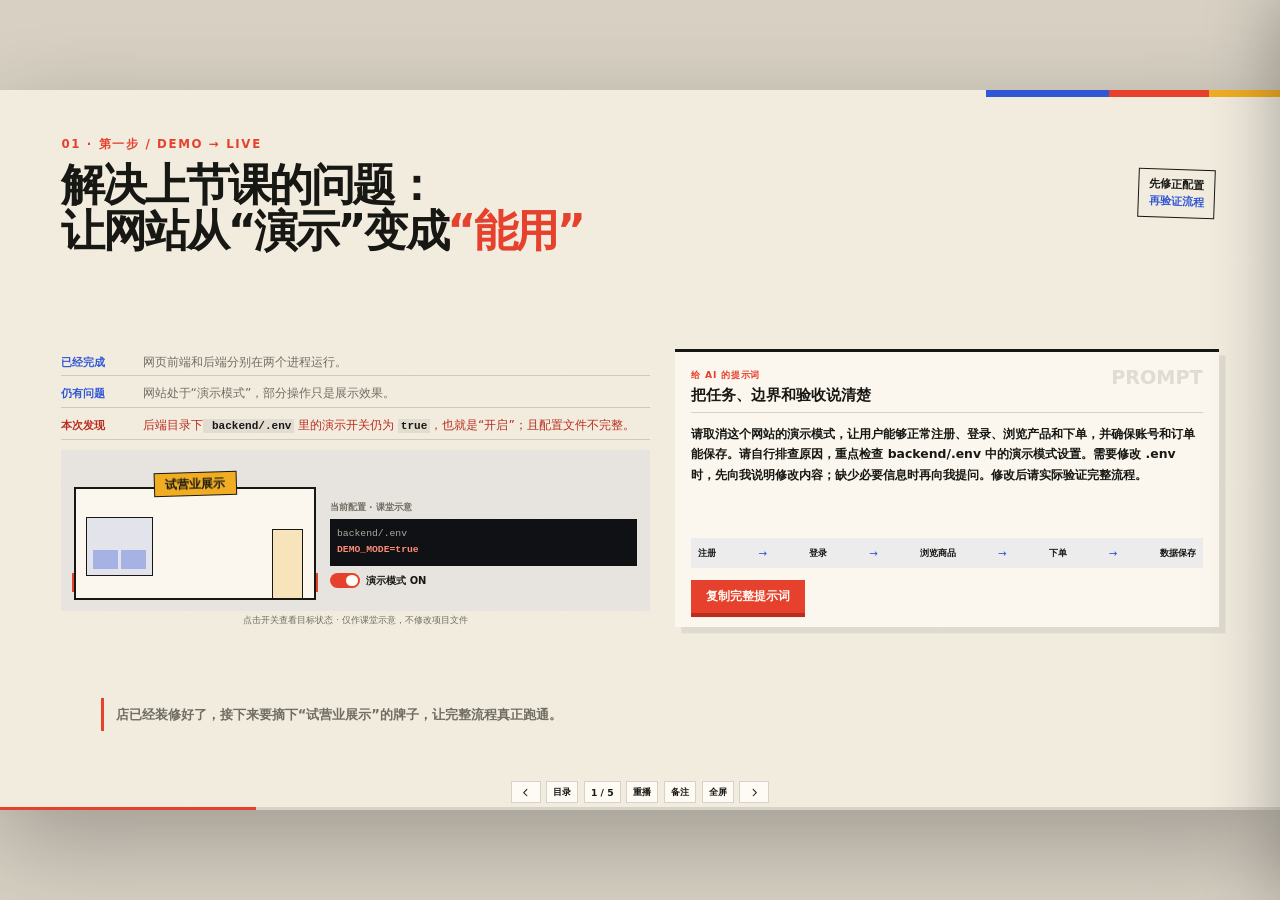
<file: 08-第八课-服务部署/02-容器概念概览/index.html>
<!doctype html>
<html lang="zh-CN">
  <head>
    <meta charset="UTF-8" />
    <meta name="viewport" content="width=device-width, initial-scale=1.0" />
    <meta name="description" content="AI 夜校第 8 课：取消网站演示模式，认识 Docker 与 Docker Compose，并完成安装准备。" />
    <meta name="theme-color" content="#f2ecdf" />
    <title>让网站真正跑起来｜第 8 课</title>
    <link rel="icon" href="data:," />
    <link rel="stylesheet" href="styles.css?v=3" />
  </head>
  <body>
    <div class="orientation-hint" aria-hidden="true">横屏观看，效果更完整</div>

    <main id="deck" class="deck" aria-live="polite">
      <section class="slide demo-slide" data-title="让网站从演示变成能用">
        <p class="eyebrow" data-animate>01 · 第一步 / DEMO → LIVE</p>
        <div class="title-row" data-animate>
          <h2>解决上节课的问题：<br />让网站从“演示”变成<em>“能用”</em></h2>
          <span class="step-stamp">先修正配置<br /><b>再验证流程</b></span>
        </div>

        <div class="demo-layout">
          <div class="demo-story" data-animate>
            <ul class="check-list">
              <li><b>已经完成</b><span>网页前端和后端分别在两个进程运行。</span></li>
              <li><b>仍有问题</b><span>网站处于“演示模式”，部分操作只是展示效果。</span></li>
              <li class="found"><b>本次发现</b><span>后端目录下<code> backend/.env</code> 里的演示开关仍为 <code>true</code>，也就是“开启”；且配置文件不完整。</span></li>
            </ul>

            <div class="shop-demo" id="shopDemo">
              <div class="shop-awning" aria-hidden="true"><i></i><i></i><i></i><i></i><i></i></div>
              <div class="shop-front">
                <div class="shop-sign" id="shopSign">试营业展示</div>
                <div class="shop-window" aria-hidden="true"><span></span><span></span></div>
                <div class="shop-door" aria-hidden="true"></div>
              </div>
              <div class="env-card">
                <small>当前配置 · 课堂示意</small>
                <code><span>backend/.env</span><b id="demoValue">DEMO_MODE=true</b></code>
                <button id="demoSwitch" class="mode-switch" type="button" role="switch" aria-checked="true" aria-label="切换演示模式示意">
                  <i></i><span id="demoModeLabel">演示模式 ON</span>
                </button>
              </div>
            </div>
            <p class="micro-note">点击开关查看目标状态 · 仅作课堂示意，不修改项目文件</p>
          </div>

          <div class="prompt-card" data-animate>
            <header><div><small>给 AI 的提示词</small><h3>把任务、边界和验收说清楚</h3></div><span>PROMPT</span></header>
            <p id="demoPrompt">请取消这个网站的演示模式，让用户能够正常注册、登录、浏览产品和下单，并确保账号和订单能保存。请自行排查原因，重点检查 backend/.env 中的演示模式设置。需要修改 .env 时，先向我说明修改内容；缺少必要信息时再向我提问。修改后请实际验证完整流程。</p>
            <div class="prompt-flow" aria-label="需要验证的完整流程">
              <span>注册</span><i>→</i><span>登录</span><i>→</i><span>浏览商品</span><i>→</i><span>下单</span><i>→</i><span>数据保存</span>
            </div>
            <button class="action-button" id="copyDemoPrompt" type="button">复制完整提示词</button>
          </div>
        </div>

        <blockquote data-animate>店已经装修好了，接下来要摘下“试营业展示”的牌子，让完整流程真正跑通。</blockquote>
        <aside class="speaker-note">建议用时 5 分钟。先承接上次成果：网页和背后的服务已经一起运行，但演示模式让部分操作只呈现效果。指出本次排查位置 backend/.env，演示开关为 true。类比一家装修好的店仍挂着“试营业展示”的牌子。点击开关只做课堂示意，不代表项目已被修改。随后复制提示词，强调修改配置前先说明、缺少信息要追问、完成后必须实际验证注册、登录、浏览商品、下单以及数据保存。</aside>
      </section>

      <section class="slide box-slide" data-title="给网站准备一个搬家箱">
        <p class="eyebrow" data-animate>02 · 第二步 / CONTAINERIZATION</p>
        <h2 data-animate>容器化部署：给网站准备一个<em>“搬家箱”</em></h2>

        <div class="box-layout">
          <div class="box-copy">
            <ol class="numbered-points" data-animate>
              <li><b>01</b><p>现在运行网站，要<strong>分别启动几个部分</strong>。</p></li>
              <li><b>02</b><p>换一台电脑，可能又要<strong>重新安装、重新设置</strong>。</p></li>
              <li><b>03</b><p><strong>容器化部署</strong>：把网站前后端服务和它需要的运行条件整理好，按同一套方法启动。</p></li>
            </ol>
            <div class="analogy-card" data-animate>
              <span class="mini-box" aria-hidden="true"><i></i></span>
              <p><small>生活化理解</small>像搬家时把物品装进标准箱，再附上安装说明。搬到新的地方，就能照着说明快速恢复。</p>
            </div>
          </div>

          <figure class="moving-figure" data-animate>
            <div class="figure-label"><span>网站的各个部分</span><i>→</i><span>整理成一套</span><i>→</i><span>换个地方也能启动</span></div>
            <div class="image-wrap">
              <img src="assets/moving-box.png" alt="网站搬家箱示意图：网页、业务处理和资料库整理成一套打包方案，再在另一台电脑或服务器上启动" />
              <div class="packing-tags" aria-hidden="true"><span>网页</span><span>业务处理</span><span>资料库</span></div>
            </div>
            <figcaption>同一套打包方案 · 同一套启动方法</figcaption>
          </figure>
        </div>

        <div class="data-note" data-animate><b>数据要另外妥善保存</b><span>资料库软件可以一起安排启动，用户账号、订单等数据要另外妥善保存。</span><i>配置可重建，业务数据不能丢。</i></div>
        <aside class="speaker-note">建议用时 5 分钟。先描述分开启动和换电脑后重新安装设置的麻烦，再引出容器化部署：把网站与运行条件整理好，以同一套方法启动。结合右侧搬家箱配图讲解“网页、业务处理、资料库 → 一套打包方案 → 新电脑或服务器启动”。特别强调：资料库软件可以一起启动，但账号、订单等业务数据需要持久化并妥善备份，不能因为容器重建而丢失。</aside>
      </section>

      <section class="slide benefits-slide" data-title="这样做能省哪些事">
        <p class="eyebrow" data-animate>03 · 价值 / LESS FRICTION</p>
        <div class="title-row compact" data-animate>
          <h2>这样做，能省<em>哪些事？</em></h2>
          <p>不只是“换一种启动命令”<br /><b>而是减少每次环境变化带来的重复劳动</b></p>
        </div>

        <div class="benefit-grid">
          <article data-animate><span class="benefit-icon">↻</span><small>01 / SETUP</small><h3>少折腾</h3><p>减少反复安装和设置。</p><i>环境准备不再从零开始</i></article>
          <article data-animate><span class="benefit-icon">▶</span><small>02 / START</small><h3>好启动</h3><p>原来分开启动，现在统一管理。</p><i>一套方法管理服务</i></article>
          <article data-animate><span class="benefit-icon">→</span><small>03 / MOVE</small><h3>好搬家</h3><p>以后搬到服务器，少走一些弯路。</p><i>本地经验可以延续</i></article>
          <article data-animate><span class="benefit-icon">▦</span><small>04 / ISOLATE</small><h3>少干扰</h3><p>不同项目各用各的运行条件。</p><i>项目之间更独立</i></article>
          <article data-animate><span class="benefit-icon">▣</span><small>05 / KEEP</small><h3>好保留</h3><p>重启或更新网站，也能保留账号和订单。</p><i>前提是正确配置数据持久化</i></article>
        </div>

        <div class="kitchen-analogy" data-animate><span>以前</span><p>每换一家店，都要重新搭厨房</p><b>→</b><span>现在</span><p>带着一套配好的厨房设备搬过去</p></div>
        <footer class="slide-reminder" data-animate><b>提醒</b><p>在自己电脑上运行，仍然使用自己电脑的资源；要让别人随时访问，还需要部署到服务器。</p></footer>
        <aside class="speaker-note">建议用时 4 分钟。五项收益逐一解释：少折腾、好启动、好搬家、少干扰、好保留。其中“好保留”必须附带条件：只有正确设置数据持久化并妥善备份，重启或更新后才能保留账号和订单。用厨房设备作类比收束。最后读页脚提醒：本机容器化仍使用本机资源，不等同于公网部署；要让别人随时访问，还要部署到服务器。</aside>
      </section>

      <section class="slide tools-slide" data-title="Docker 和 Compose 各管什么">
        <p class="eyebrow" data-animate>04 · 工具 / DOCKER + COMPOSE</p>
        <h2 data-animate>两个工具，<em>各管什么？</em></h2>

        <div class="tools-layout">
          <div class="tool-table" data-animate role="table" aria-label="Docker 与 Docker Compose 的区别">
            <div class="tool-tr tool-head" role="row"><span role="columnheader">工具</span><span role="columnheader">用生活化的话解释</span><span role="columnheader">在网站里的作用</span></div>
            <div class="tool-tr" role="row">
              <strong role="cell"><i class="docker-mark" aria-hidden="true">▦</i>Docker</strong>
              <p role="cell">把各个部分装进独立的<em>“运行箱”</em></p>
              <p role="cell">让网站的不同部分按准备好的条件运行</p>
            </div>
            <div class="tool-tr" role="row">
              <strong role="cell"><i class="compose-mark" aria-hidden="true">≡</i>Docker<br />Compose</strong>
              <p role="cell">一张<em>“总安排表”</em></p>
              <p role="cell">把网页、业务处理和资料库一起启动、停止和连接起来</p>
            </div>
          </div>

          <div class="orchestration" data-animate>
            <small>它们怎样一起工作</small>
            <div class="compose-sheet"><span>COMPOSE</span><b>总安排表</b><i></i><i></i><i></i></div>
            <div class="wire" aria-hidden="true"><i></i><i></i><i></i></div>
            <div class="container-row">
              <div class="run-box"><span>▧</span><b>网页</b><small>运行箱</small></div>
              <div class="run-box"><span>⚙</span><b>业务处理</b><small>运行箱</small></div>
              <div class="run-box"><span>▤</span><b>资料库</b><small>运行箱</small></div>
            </div>
            <p><b>Docker</b> 让每个箱子运行起来<br /><b>Compose</b> 安排箱子一起工作</p>
          </div>
        </div>

        <div class="remember-banner" data-animate><small>只需要记住</small><strong>名字认识即可</strong><span>具体配置可以交给 AI 完成。</span></div>
        <aside class="speaker-note">建议用时 4 分钟。Docker 负责把各个部分装进独立运行箱并让其按准备好的条件运行；Docker Compose 像总安排表，负责多个部分的启动、停止和连接。结合右侧图先指 Compose，再指三个运行箱。不要在这页展开配置文件语法。学员记住两个名字和分工即可，具体配置可以交给 AI 完成。</aside>
      </section>

      <section class="slide install-slide" data-title="Windows 和 Mac 怎么安装">
        <p class="eyebrow" data-animate>05 · 动手前 / INSTALL</p>
        <div class="title-row compact" data-animate>
          <h2>先安装工具：<br /><em>Windows 和 Mac</em> 怎么选？</h2>
          <p>课堂统一选择一条路线演示<br /><b>另一条作为补充材料</b></p>
        </div>

        <div class="install-grid">
          <article class="os-card windows-card" data-animate>
            <header><span class="os-logo" aria-hidden="true">⊞</span><div><small>WINDOWS</small><h3>先准备运行底座</h3></div></header>
            <ol>
              <li><b>1</b><p>安装或更新 <strong>WSL 2</strong><span>可以理解成“给 Docker 准备运行底座”。</span></p></li>
              <li><b>2</b><p>按提示<strong>重启电脑</strong></p></li>
              <li><b>3</b><p>下载并安装 <strong>Docker Desktop</strong><span>打开后完成初始化。</span></p></li>
            </ol>
            <div class="command-chip"><code>wsl --install</code><span>较新的 Windows 通常可使用</span></div>
            <p class="teacher-tip"><b>讲师备注</b>较新的 Windows 通常可通过 <code>wsl --install</code> 安装 WSL，不必一开始就手动下载内核包；旧系统再按提示补充处理。</p>
            <div class="doc-links"><a href="https://learn.microsoft.com/zh-cn/windows/wsl/install" target="_blank" rel="noreferrer">微软安装说明 ↗</a><a href="https://docs.docker.com/desktop/setup/install/windows-install/" target="_blank" rel="noreferrer">Docker Windows 安装说明 ↗</a></div>
          </article>

          <article class="os-card mac-card" data-animate>
            <header><span class="os-logo apple" aria-hidden="true">●</span><div><small>macOS</small><h3>两条路线，课堂选一条</h3></div></header>
            <div class="route-choice">
              <section><span>路线 A · 图形界面</span><h4>Docker Desktop</h4><p>安装 Docker Desktop，选择对应的 <b>Apple 芯片</b>或 <b>Intel</b> 版本。</p></section>
              <section><span>路线 B · 命令行</span><h4>Colima</h4><p>通过 Homebrew 安装 Colima、Docker 和 Compose，再启动 Colima、检查工具是否可用。</p></section>
            </div>
            <div class="terminal-card">
              <div><i></i><i></i><i></i><span>Colima 路线示意</span></div>
              <code>brew install colima docker docker-compose<br />colima start<br />docker version &amp;&amp; docker compose version</code>
            </div>
            <div class="doc-links"><a href="https://docs.docker.com/desktop/setup/install/mac-install/" target="_blank" rel="noreferrer">Docker Mac 安装说明 ↗</a><a href="https://github.com/abiosoft/colima#installation" target="_blank" rel="noreferrer">Colima 安装说明 ↗</a></div>
          </article>
        </div>
        <p class="install-goal" data-animate><b>这一步的目标</b>先把工具装好，并确认能够正常运行；具体项目配置下一步再处理。</p>
        <aside class="speaker-note">建议用时 5 分钟。Windows 按 WSL 2、重启、Docker Desktop 初始化三步讲。较新的 Windows 通常可用 wsl --install，不必先手动下载内核包；旧系统按提示处理。macOS 有 Docker Desktop 图形界面路线和 Colima 路线；Docker Desktop 需区分 Apple 芯片与 Intel。Colima 通过 Homebrew 安装 Colima、Docker 和 Compose，再启动并检查工具。课堂只统一演示一条路线，另一条作为补充材料。本页只完成工具安装，不展开项目容器配置。</aside>
      </section>

      <div class="deck-progress" aria-hidden="true"><span id="progressBar"></span></div>
      <div class="deck-chrome">
        <button id="prevSlide" type="button" aria-label="上一页"><svg viewBox="0 0 24 24" aria-hidden="true"><path d="M15 5l-7 7 7 7" /></svg></button>
        <button id="openOverview" type="button">目录</button>
        <span id="slideCounter">1 / 5</span>
        <button id="replayAnimation" type="button">重播</button>
        <button id="toggleNotes" type="button">备注</button>
        <button id="toggleFullscreen" type="button">全屏</button>
        <button id="nextSlide" type="button" aria-label="下一页"><svg viewBox="0 0 24 24" aria-hidden="true"><path d="M9 5l7 7-7 7" /></svg></button>
      </div>
    </main>

    <dialog id="overviewDialog" class="overview-dialog">
      <div class="overview-card">
        <header><div><small>OVERVIEW</small><h2>页面目录</h2></div><button id="closeOverview" type="button">关闭</button></header>
        <div id="overviewGrid" class="overview-grid"></div>
      </div>
    </dialog>

    <aside id="notesPanel" class="notes-panel" aria-hidden="true">
      <header><div><small>SPEAKER NOTES</small><b>讲师口述建议</b></div><button id="closeNotes" type="button">关闭</button></header>
      <p id="notesContent"></p>
      <div class="keyboard-help"><b>快捷键</b><span>← / → 翻页 · 空格下一页 · F 全屏</span><span>O 目录 · N 备注 · R 重播动画</span></div>
    </aside>

    <div id="copyToast" class="copy-toast" role="status" aria-live="polite">已复制完整提示词</div>
    <script src="vendor/gsap.min.js"></script>
    <script src="app.js?v=3"></script>
  </body>
</html>
</file>
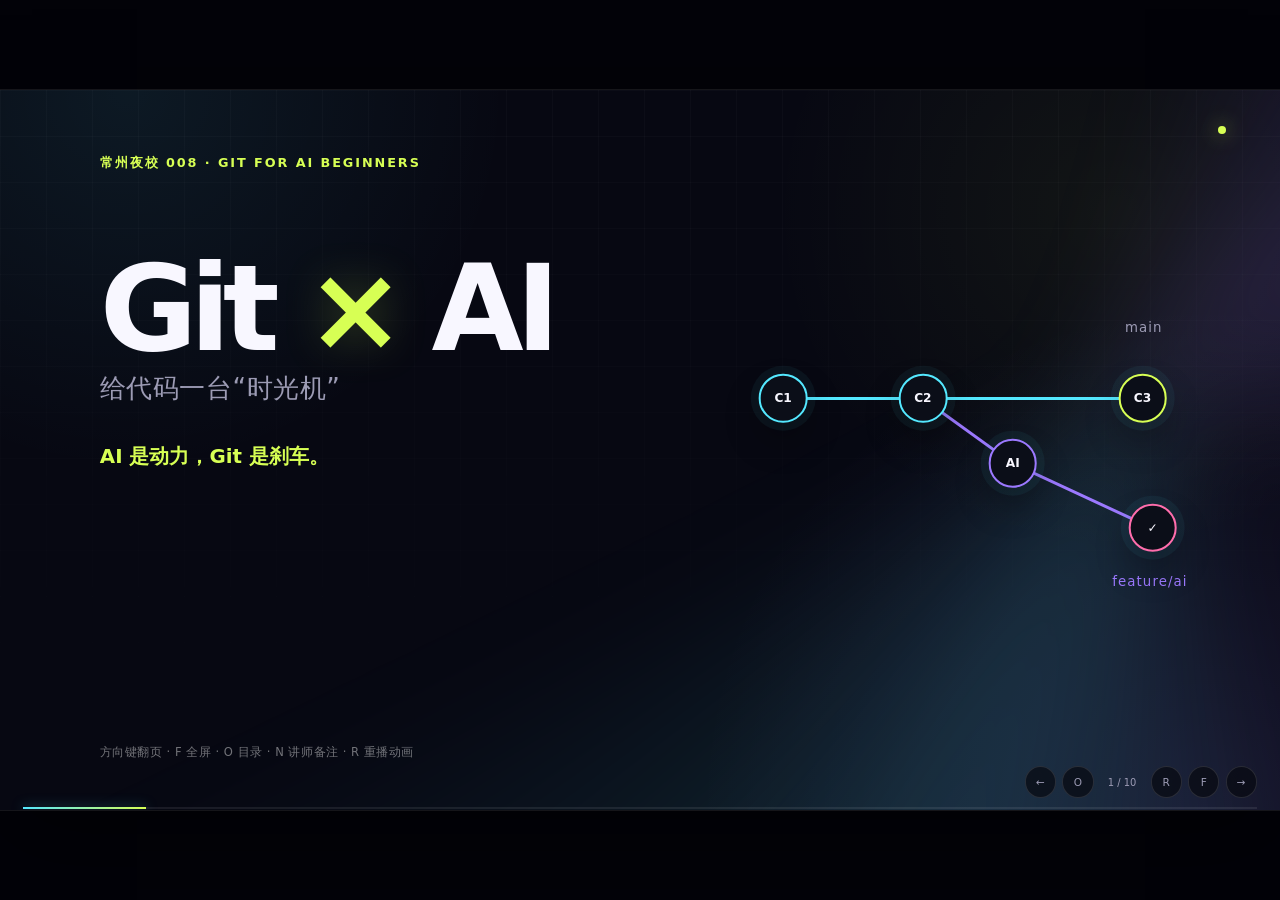
<file: 08-第八课-服务部署/03-git与版本控制/index.html>
<!doctype html>
<html lang="zh-CN">
  <head>
    <meta charset="UTF-8" />
    <meta name="viewport" content="width=device-width, initial-scale=1.0" />
    <meta
      name="description"
      content="常州夜校第5课：面向零基础学员的 Git 与 AI 协作 HTML 幻灯片"
    />
    <meta name="theme-color" content="#070812" />
    <title>Git × AI｜给代码一台时光机</title>
    <link rel="icon" href="data:," />
    <link rel="stylesheet" href="styles.css" />
  </head>
  <body>
    <main class="deck" id="deck" aria-live="polite">
      <section class="slide cover active" data-title="Git 与 AI" data-section="opening">
        <div class="aurora" aria-hidden="true"></div>
        <div class="eyebrow">常州夜校 008 · GIT FOR AI BEGINNERS</div>
        <h1>Git <span>×</span> AI</h1>
        <p class="cover-subtitle">给代码一台“时光机”</p>
        <div class="cover-graph" aria-label="代码从主线分出 AI 试验分支的示意图">
          <svg class="cover-lines" viewBox="0 0 100 100" preserveAspectRatio="none" aria-hidden="true">
            <path class="main-path" d="M 12 44 L 84 44" />
            <path class="feature-path" d="M 40 44 L 58 64 L 86 84" />
          </svg>
          <span class="commit-dot dot-c1">C1</span>
          <span class="commit-dot dot-c2">C2</span>
          <span class="commit-dot dot-c3">C3</span>
          <span class="commit-dot dot-f1">AI</span>
          <span class="commit-dot dot-f2">✓</span>
          <small class="main-label">main</small>
          <small class="feature-label">feature/ai</small>
        </div>
        <p class="cover-punchline">AI 是动力，Git 是刹车。</p>
        <p class="cover-hint">方向键翻页 · F 全屏 · O 目录 · N 讲师备注 · R 重播动画</p>
        <aside class="speaker-note">
          建议用时 3 分钟。先讲现场：“我让 AI 把登录页做得高级一点，它一口气改了 12 个文件，页面高级了，登录按钮也不认识我了。”提问：怎样知道它改了什么？怎样回到修改前？
        </aside>
      </section>

      <section class="slide" data-title="Git 不等于 GitHub" data-section="map">
        <div class="eyebrow">01 · 先分清两件事</div>
        <h2>Git 是本地时光机，<br />GitHub 是云端协作站</h2>
        <div class="local-remote-map">
          <article class="computer-zone">
            <small>YOUR COMPUTER</small>
            <strong>Git 本地仓库</strong>
            <div class="mini-history"><i></i><i></i><i></i><i></i></div>
            <p>没网络也能看历史、建分支、做 Commit</p>
          </article>
          <div class="sync-bridge" aria-hidden="true">
            <div class="sync-flow push-flow"><span>push</span><i></i></div>
            <div class="sync-flow pull-flow"><span>pull</span><i></i></div>
          </div>
          <article class="cloud-zone">
            <small>REMOTE SERVER</small>
            <strong>GitHub 远程仓库</strong>
            <div class="cloud-mark">origin</div>
            <p>让团队看到、讨论、审核和合并改动</p>
          </article>
        </div>
        <p class="bottom-quote">Git ≠ GitHub。Git 也可以连接 GitLab、Gitee 或公司自建服务器。</p>
        <aside class="speaker-note">
          建议用时 5 分钟。先问学员：断网之后 Git 还能不能 Commit？答案是可以，因为 Commit 保存在本地仓库。GitHub 是托管远程 Git 仓库并提供协作功能的平台。

          [Sources]
          - https://docs.github.com/en/repositories/creating-and-managing-repositories/about-repositories
          - https://docs.github.com/en/get-started/git-basics/about-remote-repositories
        </aside>
      </section>

      <section class="slide" data-title="一次改动的旅程" data-section="map">
        <div class="eyebrow">02 · 先看整张地图</div>
        <h2>一次改动，<br />要经过四个位置</h2>
        <div class="journey-rail">
          <article class="journey-step work-step">
            <small>01</small><b>工作区</b><span>正在改文件</span><span>git status 查看状态</span>
          </article>
          <div class="command-arrow"><code>git add</code><i></i></div>
          <article class="journey-step stage-step">
            <small>02</small><b>暂存区</b><span>选中本次改动</span>
          </article>
          <div class="command-arrow"><code>git commit</code><i></i></div>
          <article class="journey-step local-step">
            <small>03</small><b>本地仓库</b><span>新增存档节点</span>
          </article>
          <div class="command-arrow"><code>git push</code><i></i></div>
          <article class="journey-step remote-step">
            <small>04</small><b>远程仓库</b><span>在线分支同步</span>
          </article>
        </div>
        <div class="journey-questions">
          <span><b>status</b> 我在哪里？</span>
          <span><b>diff</b> 我改了什么？</span>
          <span><b>log</b> 我存过什么？</span>
        </div>
        <aside class="speaker-note">
          建议用时 5 分钟。这页是全课地图，不要在此处深挖命令参数。用厨房比喻：工作区是操作台，暂存区是打包台，本地仓库是自家档案室，远程仓库是云端总仓库。

          [Sources]
          - https://git-scm.com/book/en/v2/Git-Basics-Recording-Changes-to-the-Repository
        </aside>
      </section>

      <section class="slide" data-title="Commit 是本地存档" data-section="core">
        <div class="eyebrow">03 · COMMIT</div>
        <h2>Commit 给本地时间线，<br />增加一个存档点</h2>
        <div class="commit-demo" id="commitDemo" data-state="working">
          <div class="commit-actions" aria-label="Git add 和 commit 交互演示">
            <article class="change-box">
              <small>WORKING TREE</small><b>README.md · login.js</b><span>有改动，尚未选择</span>
            </article>
            <button id="demoAdd" class="commit-action" type="button"><small>STEP 1</small><code>git add</code></button>
            <article class="stage-box">
              <small>STAGING AREA</small><b id="stageFiles">等待 git add</b><span>准备本次存档内容</span>
            </article>
            <button id="demoCommit" class="commit-action" type="button" disabled><small>STEP 2</small><code>git commit</code></button>
          </div>
          <div class="commit-timeline">
            <div class="timeline-line"></div>
            <article class="history-node node-one"><i>C1</i><b>初始页面</b><span>09:00</span></article>
            <article class="history-node node-two"><i>C2</i><b>增加按钮</b><span>09:20</span></article>
            <article class="history-node node-three new-commit"><i>C3</i><b>修复登录</b><span>刚刚</span></article>
          </div>
          <div class="commit-feedback">
            <span id="commitFeedback">先点 <code>git add</code>，把这次要保存的改动放进暂存区。</span>
            <button id="demoReset" type="button">重新演示</button>
          </div>
        </div>
        <p class="bottom-quote">拍了照，不等于已经发朋友圈。</p>
        <aside class="speaker-note">
          建议用时 6 分钟。强调 Commit 节点表示项目在那一刻的存档，不是“上传了一个文件”。演示顺序：git status → git diff → git add README.md → git diff --staged → git commit。

          [Sources]
          - https://git-scm.com/docs/git-commit
          - https://git-scm.com/book/en/v2/Git-Basics-Recording-Changes-to-the-Repository
        </aside>
      </section>

      <section class="slide" data-title="Push 同步到在线分支" data-section="core">
        <div class="eyebrow">04 · PUSH</div>
        <h2>Push 把本地新节点，<br />同步到在线分支</h2>
        <div class="push-visual">
          <div class="branch-lane local-lane">
            <small>LOCAL · feature/login</small>
            <div class="lane-line"></div>
            <i class="lane-node lane-one">C1</i><i class="lane-node lane-two">C2</i><i class="lane-node lane-three latest">C3</i>
            <b>本地已到 C3</b>
          </div>
          <div class="push-transfer"><span>git push</span><i></i><b aria-hidden="true">●</b></div>
          <div class="branch-lane remote-lane">
            <small>GITHUB · origin/feature/login</small>
            <div class="lane-line"></div>
            <i class="lane-node lane-one">C1</i><i class="lane-node lane-two">C2</i><i class="lane-node lane-three latest incoming">C3</i>
            <b>Push 后同样到 C3</b>
          </div>
        </div>
        <div class="before-after"><span><small>PUSH 前</small>本地 C3 · 在线 C2</span><i>→</i><span><small>PUSH 后</small>本地 C3 · 在线 C3</span></div>
        <aside class="speaker-note">
          建议用时 6 分钟。先让学员指出 Push 前两条线的差别，再重播动画。第一次推送新分支可演示 git push -u origin feature/login，已经设置上游分支后通常可以直接 git push。

          [Sources]
          - https://docs.github.com/en/get-started/git-basics/about-remote-repositories
          - https://git-scm.com/docs/git-push
        </aside>
      </section>

      <section class="slide branch-slide" data-title="Branch 拉出新时间线" data-section="core">
        <div class="eyebrow">05 · BRANCH</div>
        <h2>Branch 从当前 Commit，<br />拉出一条新时间线</h2>
        <div class="branch-tree" id="branchDemo" data-state="main" aria-label="main 与 feature-login 从当前节点 C3 分叉的历史图">
          <svg class="branch-tree-lines" viewBox="0 0 100 100" preserveAspectRatio="none" aria-hidden="true">
            <path class="main-path" d="M 6 38 L 60 38" />
            <path class="feature-path" pathLength="100" d="M 60 38 L 76 58 L 94 70" />
          </svg>
          <span class="tree-node tree-c1">C1</span>
          <span class="tree-node tree-c2">C2</span>
          <span class="tree-node tree-c3">C3</span>
          <span class="tree-node tree-f1">F1</span>
          <span class="tree-node tree-f2">F2</span>
          <b class="tree-main-label">main · 独立 commit / push</b>
          <b class="tree-feature-label">feature-login · 独立 commit / push</b>
          <small class="fork-label">从当前 C3 分叉</small>
          <span class="branch-pointer" id="branchPointer">feature-login（未切换）</span>
        </div>
        <div class="branch-controls" aria-label="创建、切换与提交的三步演示">
          <button id="branchCreateButton" class="branch-step" type="button"><small>01 · 创建</small><code>git branch feature-login</code></button>
          <button id="branchSwitchButton" class="branch-step" type="button" disabled><small>02 · 切换</small><code>git switch feature-login</code></button>
          <button id="branchCommitButton" class="branch-step" type="button" disabled><small>03 · 提交两次</small><code>git commit × 2</code></button>
        </div>
        <div class="branch-feedback-row">
          <span id="branchFeedback">先创建分支指针；这一步不会切换，也不会产生新 Commit。</span>
          <button id="resetBranchButton" class="branch-reset" type="button" hidden>重新演示</button>
        </div>
        <p class="bottom-quote">两个分支各走各的时间线；Push 只更新对应的远程分支，互不覆盖。</p>
        <aside class="speaker-note">
          建议用时 7 分钟。严格按三步演示：git branch feature-login 只在当前 C3 创建分支指针；git switch feature-login 才切换 HEAD；后续 Commit 才让新时间线长出 F1、F2。强调两条分支拥有各自的 Commit 历史：切回 main 可以继续提交并 push 到 origin/main，feature-login 可以独立 push 到 origin/feature-login，互不覆盖。本页只讲分叉，Merge 和冲突留到后续。

          [Sources]
          - https://git-scm.com/book/en/v2/Git-Branching-Branches-in-a-Nutshell
          - https://git-scm.com/book/en/v2/Git-Branching-Basic-Branching-and-Merging
        </aside>
      </section>

      <section class="slide" data-title="小白命令地图" data-section="practice">
        <div class="eyebrow">06 · COMMAND MAP</div>
        <h2>不用背大全，<br />先会看、会存、会分、会同步</h2>
        <div class="command-map">
          <article class="command-family inspect-family">
            <small>01 · 看</small>
            <code>git status</code><span>我在哪里？</span>
            <code>git diff</code><span>我改了什么？</span>
            <code>git log --oneline</code><span>过去存了什么？</span>
          </article>
          <article class="command-family save-family">
            <small>02 · 存</small>
            <code>git add &lt;file&gt;</code><span>选中本次改动</span>
            <code>git commit -m "..."</code><span>建立本地存档</span>
          </article>
          <article class="command-family branch-family">
            <small>03 · 分</small>
            <code>git branch</code><span>查看本地分支</span>
            <code>git switch -c &lt;name&gt;</code><span>建立试验分支</span>
          </article>
          <article class="command-family sync-family">
            <small>04 · 同步</small>
            <code>git clone &lt;url&gt;</code><span>下载完整仓库</span>
            <code>git pull</code><span>取回并尝试合并</span>
            <code>git push</code><span>上传本地 Commit</span>
          </article>
        </div>
        <p class="bottom-quote">迷路时先跑 <code>git status</code>，不要立刻猛踩油门。</p>
        <aside class="speaker-note">
          建议用时 6 分钟。这页不要逐条讲参数，让学员先记四个动词：看、存、分、同步。fetch 可在口头上补充为“只取回远程信息，不直接合并”，但不列入小白第一天必背命令。

          [Sources]
          - https://git-scm.com/cheat-sheet.pdf
        </aside>
      </section>

      <section class="slide" data-title="Worktree 是独立工作台" data-section="practice">
        <div class="eyebrow">07 · WORKTREE · 知道即可</div>
        <h2>同一个仓库，<br />可以摆出两张工作台</h2>
        <div class="worktree-scene">
          <article class="desk human-desk">
            <small>project/</small>
            <strong>你的工作台</strong>
            <span>main 分支</span>
            <div class="desk-files"><i></i><i></i><i></i></div>
          </article>
          <div class="shared-repo">
            <small>SHARED</small><b>同一个<br />Git 仓库</b><i></i><i></i>
          </div>
          <article class="desk ai-desk">
            <small>project-ai/</small>
            <strong>AI 的工作台</strong>
            <span>feature/ai-tests 分支</span>
            <div class="desk-files"><i></i><i></i><i></i></div>
          </article>
        </div>
        <div class="worktree-memory"><b>Branch</b> 是不同时间线 <i>·</i> <b>Worktree</b> 是不同文件夹</div>
        <div class="command-strip"><code>git worktree list</code><span>小白先会查看就足够</span></div>
        <aside class="speaker-note">
          建议用时 3 分钟。只讲概念：你可以在 project/ 继续修主线，AI 在 project-ai/ 写测试，两个目录共享同一仓库历史。不在这节课演示删除、修复、锁定或强制操作。

          [Sources]
          - https://git-scm.com/docs/git-worktree
        </aside>
      </section>

      <section class="slide" data-title="AI 改代码，人负责看路" data-section="closing">
        <div class="eyebrow">08 · SAFE AI WORKFLOW</div>
        <h2>AI 负责加速，<br />人负责看路</h2>
        <div class="safe-workflow">
          <article><small>01</small><code>git status</code><b>确认现场</b></article>
          <i>→</i>
          <article><small>02</small><code>git switch -c</code><b>开试验分支</b></article>
          <i>→</i>
          <article class="ai-action"><small>03</small><code>AI 修改</code><b>明确边界</b></article>
          <i>→</i>
          <article><small>04</small><code>git diff</code><b>检查结果</b></article>
          <i>→</i>
          <article><small>05</small><code>git commit / push</code><b>审查后发布</b></article>
        </div>
        <div class="ai-prompts">
          <p>“只检查 Git 状态，不要修改。”</p>
          <p>“先创建独立分支，不要直接改 main。”</p>
          <p>“总结当前 diff，按文件说明改动和风险。”</p>
          <p>“推送前检查状态和测试，不要强制 push。”</p>
        </div>
        <aside class="speaker-note">
          建议用时 6 分钟。强调“先看后改”：当 AI 建议 reset --hard、clean -fd 或 push --force 时，先问它会影响哪些文件、能否恢复、是否有更安全的方案。不把危险命令放进小白的主命令卡。
        </aside>
      </section>

      <section class="slide closing-slide" data-title="现在你会怎么做" data-section="closing">
        <div class="eyebrow">09 · 课堂挑战</div>
        <h2>AI 要修改 README，<br />你的第一步是什么？（选择下面对的选项）</h2>
        <div class="challenge" id="challenge">
          <button type="button" data-correct="false"><span>A</span><b>直接让 AI 开始改</b><small>先动手，后面再说</small></button>
          <button type="button" data-correct="true"><span>B</span><b>先检查 status 和当前分支</b><small>先看清现场</small></button>
          <button type="button" data-correct="false"><span>C</span><b>先 push --force</b><small>把远程先“整理干净”</small></button>
        </div>
        <div class="challenge-result" id="challengeResult" aria-live="polite">选一个答案，看看你是不是已经会“先看路”。</div>
        <div class="final-memory">
          <span><b>Commit</b>本地存档</span>
          <span><b>Push</b>上传同步</span>
          <span><b>Branch</b>新时间线</span>
          <span><b>Worktree</b>独立工作台</span>
        </div>
        <aside class="speaker-note">
          建议用时 5‑8 分钟。先让学员投票，再点击揭晓。正确路线是：git status → 确认分支 → 必要时新建分支 → 让 AI 只改指定范围 → git diff → 测试 → commit → push。结尾不说“谢谢”，让学员用四句话复述本课。
        </aside>
      </section>

      <div class="deck-chrome" aria-label="幻灯片控制">
        <div class="progress-track"><span id="progressBar"></span></div>
        <button id="prevSlide" type="button" aria-label="上一页">←</button>
        <button id="openOverview" type="button" aria-label="打开目录">O</button>
        <span id="slideCounter">1 / 10</span>
        <button id="replayAnimation" type="button" aria-label="重播当前页动画">R</button>
        <button id="toggleFullscreen" type="button" aria-label="全屏">F</button>
        <button id="nextSlide" type="button" aria-label="下一页">→</button>
      </div>
    </main>

    <dialog class="overview-dialog" id="overviewDialog">
      <div class="overview-head">
        <div><small>DECK MAP</small><h3>选择页面</h3></div>
        <button id="closeOverview" type="button" aria-label="关闭">×</button>
      </div>
      <div class="overview-grid" id="overviewGrid"></div>
    </dialog>

    <aside class="notes-panel" id="notesPanel" aria-hidden="true">
      <div><small>SPEAKER NOTES</small><button id="closeNotes" type="button" aria-label="关闭讲师备注">×</button></div>
      <p id="notesContent"></p>
    </aside>

    <script src="app.js"></script>
  </body>
</html>
</file>
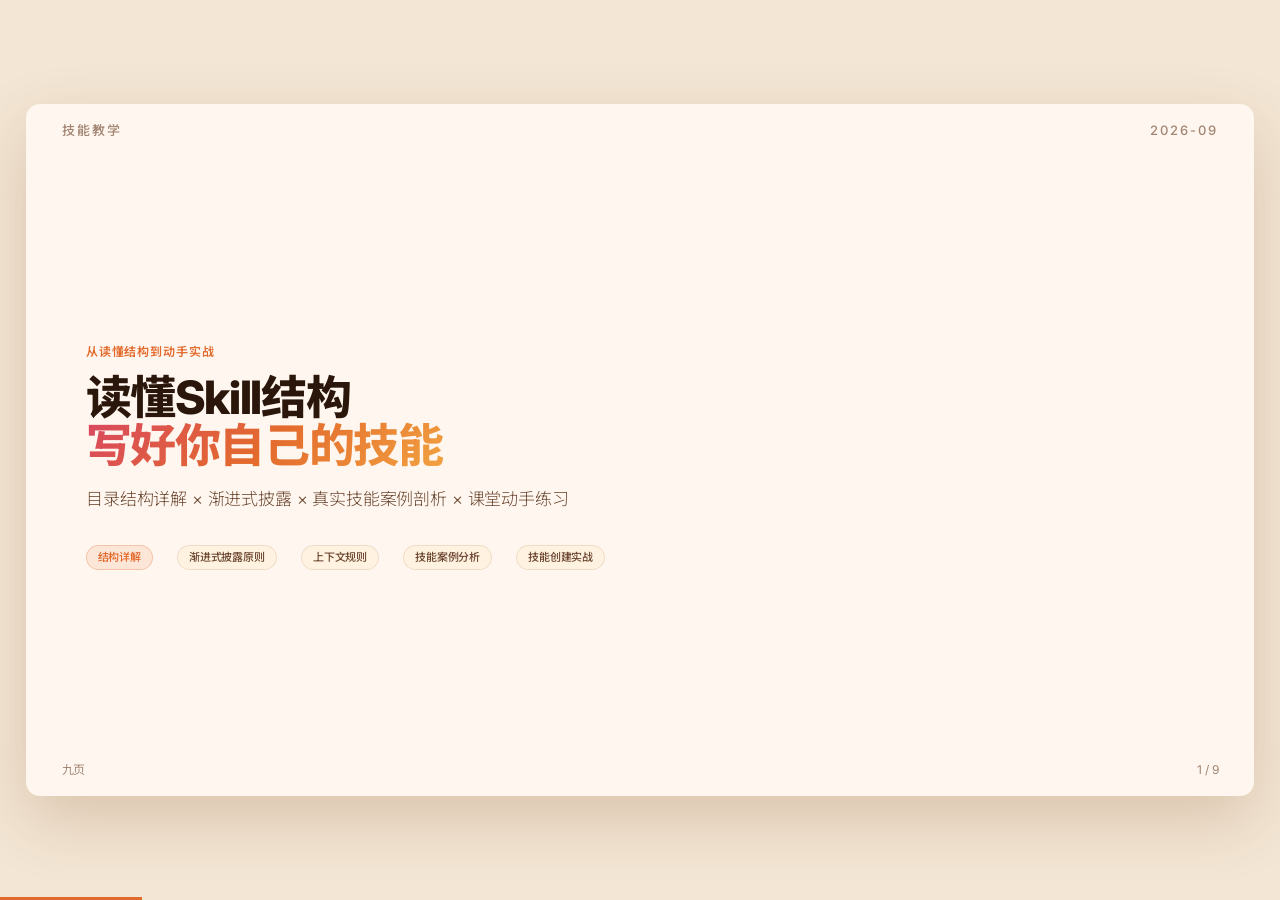
<file: 03-第三课-PPT制作/01-skill详解/deck/index.html>
<!DOCTYPE html>
<html lang="zh-CN" data-theme="sunset-warm">
<head>
<meta charset="utf-8"><meta name="viewport" content="width=device-width,initial-scale=1">
<title>Skill 教学 · 结构详解与实战</title>
<link rel="stylesheet" href="../assets/fonts.css">
<link rel="stylesheet" href="../assets/base.css">
<link rel="stylesheet" id="theme-link" href="../assets/themes/sunset-warm.css">
<link rel="stylesheet" href="../assets/animations/animations.css">
<style>
/* ===== 通用组件 ===== */
.slide .notes{margin-top:26px;padding-top:12px;border-top:1px dashed var(--border-strong);font-size:12px;color:var(--text-3);line-height:1.6}
.slide .notes::before{content:"备注 · ";font-weight:600;color:var(--accent)}
/* slide 2 · 分层架构 */
.arch{margin-top:14px;display:grid;grid-template-rows:auto auto auto auto;gap:14px}
.arch .tier{display:grid;grid-template-columns:118px 1fr;align-items:stretch;gap:14px}
.arch .tname{display:flex;align-items:center;justify-content:center;background:var(--surface-2);border-radius:var(--radius);padding:12px;font-weight:600;font-size:13px;color:var(--text-2);letter-spacing:.06em;text-align:center;line-height:1.5}
.arch .cells{display:grid;grid-template-columns:repeat(3,1fr);gap:12px}
.arch .cells.one{grid-template-columns:1fr}
.arch .cell{background:var(--surface);border:1px solid var(--border);border-radius:var(--radius);padding:10px 14px;box-shadow:var(--shadow);display:flex;align-items:center;gap:10px}
.arch .cell .dot{flex:none;width:10px;height:10px;border-radius:50%}
.arch .cell h4{font-size:13.5px;margin:0 0 2px}
.arch .cell p{font-size:11px;color:var(--text-3);margin:0;line-height:1.5}
.arch .cell .st{margin-left:auto;flex:none;font-size:11px;padding:3px 10px;border-radius:999px;background:var(--surface-2);color:var(--text-2);white-space:nowrap}
.arch .tier.hl .cell{border-top:3px solid var(--accent)}
.dot-always{background:var(--accent-3)}
.dot-ondemand{background:var(--accent)}
.dot-exec{background:var(--accent-2)}
.dot-none{background:var(--text-3)}
.legend{display:flex;gap:18px;margin-top:14px;font-size:12px;color:var(--text-2);align-items:center;flex-wrap:wrap}
.legend span{display:inline-flex;align-items:center;gap:6px}
.legend i{width:10px;height:10px;border-radius:50%;display:inline-block}
/* slide 3 · 渐进式披露 */
.pd{display:grid;grid-template-columns:1fr 400px;gap:30px;margin-top:18px;align-items:start}
.pd .why{display:grid;gap:12px}
.pd .why .card{padding:14px 18px}
.pd .why h4{font-size:14.5px;margin:0 0 4px}
.pd .why p{font-size:12px;color:var(--text-2);line-height:1.6;margin:0}
.funnel .frow{margin-bottom:16px}
.funnel .bar{height:46px;border-radius:10px;background:var(--grad);color:#fff;display:flex;align-items:center;padding:0 16px;font-weight:600;font-size:13.5px;box-shadow:var(--shadow);white-space:nowrap}
.funnel .cap{margin-top:5px;font-size:11.5px;color:var(--text-2)}
.funnel .cap b{color:var(--accent)}
/* slide 4/5 · 文件树 */
.tree{background:var(--surface);border:1px solid var(--border);border-radius:var(--radius);box-shadow:var(--shadow);padding:16px 20px;font-family:ui-monospace,'Cascadia Code',Consolas,monospace;font-size:12.5px;line-height:1.9;color:var(--text-1)}
.tree .dir{color:var(--accent);font-weight:600}
.tree .cmt{color:var(--text-3);font-size:11px}
.tree .hot{background:var(--grad);-webkit-background-clip:text;background-clip:text;color:transparent;font-weight:700}
/* slide 4 · humanizer */
.hz{display:grid;grid-template-columns:330px 1fr;gap:22px;margin-top:14px;align-items:start}
.hzpoints{display:grid;gap:10px}
.hzpoints .card{padding:12px 16px}
.hzpoints h4{font-size:13.5px;margin:0 0 3px}
.hzpoints p{font-size:11.5px;color:var(--text-2);line-height:1.6;margin:0}
.vs{display:grid;grid-template-columns:1fr 1fr;gap:16px;margin-top:14px}
.vs .panel{background:var(--surface);border:1px solid var(--border);border-radius:var(--radius);box-shadow:var(--shadow);padding:14px 18px}
.vs .panel .tagline{display:inline-block;font-size:11px;font-weight:600;padding:3px 10px;border-radius:999px;margin-bottom:8px}
.vs .bad .tagline{background:color-mix(in srgb,var(--bad) 14%,transparent);color:var(--bad)}
.vs .good .tagline{background:color-mix(in srgb,var(--good) 16%,transparent);color:var(--good)}
.vs .panel p{font-size:12px;color:var(--text-2);line-height:1.65;margin:0}
.vs .good{border-top:3px solid var(--good)}
.vs .bad{border-top:3px solid var(--bad)}
/* slide 6 · 代码硬控流程 */
.flow{display:flex;align-items:stretch;gap:8px;margin:16px 0}
.fnode{flex:1;background:var(--surface);border:1px solid var(--border);border-radius:12px;padding:10px 12px;text-align:center;box-shadow:var(--shadow)}
.fnode h5{font-size:13px;margin:0 0 3px;color:var(--accent)}
.fnode p{font-size:11px;color:var(--text-3);margin:0;line-height:1.5}
.farr{display:flex;align-items:center;color:var(--accent);font-weight:800;font-size:16px}
.cmdline{background:#2a160a;color:#ffd9b8;border-radius:12px;padding:12px 18px;font-family:ui-monospace,Consolas,monospace;font-size:12.5px;margin:6px 0 0}
.cmdline .c{color:#f2a341}
/* slide 7 · 练习案例 */
.case{display:grid;grid-template-columns:360px 1fr;gap:26px;margin-top:16px;align-items:stretch}
.casecards{display:grid;grid-template-rows:repeat(3,1fr);gap:12px}
.ccard{background:var(--surface);border:1px solid var(--border);border-radius:var(--radius);box-shadow:var(--shadow);padding:13px 18px}
.ccard h4{font-size:14px;margin:0 0 5px;display:flex;align-items:center;gap:8px}
.ccard h4 .badge{font-size:11px;padding:2px 10px;border-radius:999px;background:var(--surface-2);color:var(--text-2);font-weight:500}
.ccard p{font-size:12px;color:var(--text-2);line-height:1.6;margin:0}
.ccard.hl{border-top:3px solid var(--accent)}
/* slide 8 · 素材 */
.mats{display:grid;grid-template-columns:1fr 1fr;gap:14px;margin-top:14px}
.mat{background:var(--surface);border:1px solid var(--border);border-radius:var(--radius);box-shadow:var(--shadow);padding:13px 18px}
.mat h4{font-size:13.5px;margin:0 0 6px;color:var(--accent)}
.mat pre{margin:0;font-family:ui-monospace,'Cascadia Code',Consolas,monospace;font-size:11px;line-height:1.7;color:var(--text-2);white-space:pre-wrap}
.mat ul{margin:0;padding-left:18px;font-size:11.5px;color:var(--text-2);line-height:1.8}
/* ===== 标准 16:9 PPT 画幅（1280×720 等比缩放） ===== */
html,body{height:100%}
body{display:flex;align-items:center;justify-content:center;background:#f3e6d4;margin:0}
.deck{width:min(1280px,96vw,168vh);aspect-ratio:16/9;height:auto;flex:none;border-radius:14px;box-shadow:0 24px 64px rgba(120,60,20,.20);overflow:hidden}
.slide{padding:44px 60px}
.deck-header{top:16px;left:36px;right:36px}
.deck-footer{bottom:16px;left:36px;right:36px}
/* ===== 字号随画幅收敛 ===== */
.h1{font-size:46px;margin-bottom:14px}
.h2{font-size:32px;margin-bottom:8px}
.h3{font-size:24px}
.lede{font-size:17px}
.kicker{font-size:12px}
.pill{font-size:11px;padding:3px 11px}
</style>
</head>
<body data-themes="sunset-warm,catppuccin-latte,soft-pastel,japanese-minimal,midcentury" data-theme-base="../assets/themes/">
<div class="deck">

  <!-- 1. 封面 -->
  <section class="slide is-active" data-title="封面">
    <div class="deck-header"><span class="eyebrow">技能教学</span><span class="eyebrow">2026-09</span></div>
    <div class="anim-stagger-list">
      <p class="kicker">从读懂结构到动手实战</p>
      <h1 class="h1 anim-fade-up" data-anim="fade-up">
        读懂Skill结构<br><span class="gradient-text">写好你自己的技能</span>
      </h1>
      <p class="lede">目录结构详解 × 渐进式披露 × 真实技能案例剖析 × 课堂动手练习</p>
      <div class="row wrap mt-l">
        <span class="pill pill-accent">结构详解</span>
        <span class="pill">渐进式披露原则</span>
        <span class="pill">上下文规则</span>
        <span class="pill">技能案例分析</span>
        <span class="pill">技能创建实战</span>
      </div>
    </div>
    <div class="deck-footer"><span class="dim2">九页</span><span class="slide-number" data-current="1" data-total="9"></span></div>
    <!-- <div class="notes">开场：今天的课程分四段——先读懂 skill 的目录结构与加载机制，再拆解两个真实技能（一个零代码、一个代码驱动），最后动手写一个会议纪要整理助手。</div> -->
  </section>

  <!-- 2. 结构详解 -->
  <section class="slide" data-title="Skill 结构详解">
    <p class="kicker">Anatomy · 一个 skill 里到底有什么</p>
    <h2 class="h2">四层文件，四种<span class="gradient-text">上下文命运</span></h2>
    <div class="arch anim-stagger-list" data-anim-target>
      <div class="tier hl"><div class="tname">必需加载</div>
        <div class="cells one">
          <div class="cell"><i class="dot dot-always"></i><div><h4>SKILL.md</h4><p>顶部元数据（name + description，决定 AI 何时触发本技能）＋ 正文 核心指令（工作流程、资源调用方式）</p></div><span class="st">元数据常驻 · 正文触发时加载</span></div>
        </div>
      </div>
      <div class="tier"><div class="tname">标准资源目录</div>
        <div class="cells">
          <div class="cell"><i class="dot dot-exec"></i><div><h4>scripts/</h4><p>保存确定性代码，直接运行出结果，不会由大模型推理</p></div><span class="st">执行而非读取</span></div>
          <div class="cell"><i class="dot dot-ondemand"></i><div><h4>references/</h4><p>规范、术语表、踩过的坑等参考资料，工作流程走到需要它的那一步时才读入</p></div><span class="st">按需读入</span></div>
          <div class="cell"><i class="dot dot-none"></i><div><h4>assets/</h4><p>PPT 模板、logo、字体等产出素材，不读入上下文</p></div><span class="st">不进上下文</span></div>
        </div>
      </div>
      <div class="tier"><div class="tname">扩展目录</div>
        <div class="cells">
          <div class="cell"><i class="dot dot-ondemand"></i><div><h4>agents/</h4><p>子代理角色卡（人设与分工），仅当需要派生子代理时读入其独立上下文</p></div><span class="st">派生角色时才读</span></div>
          <div class="cell"><i class="dot dot-ondemand"></i><div><h4>examples/</h4><p>对照样例，传递规则说不清的手感，AI 拿不准尺度时参照</p></div><span class="st">需要时读入</span></div>
          <div class="cell"><i class="dot dot-none"></i><div><h4>evals/</h4><p>测试用例与及格线，仅离线评测 skill 质量时使用，日常运行不加载</p></div><span class="st">仅评测时用</span></div>
        </div>
      </div>
      <div class="tier"><div class="tname">系统与人类</div>
        <div class="cells">
          <div class="cell"><i class="dot dot-none"></i><div><h4>README.md</h4><p>面向人类的技能介绍与安装说明，AI 不会读取</p></div><span class="st">AI 不读</span></div>
          <div class="cell"><i class="dot dot-none"></i><div><h4>LICENSE</h4><p>开源许可证，法律用途文件，与 AI 运行无关</p></div><span class="st">AI 不读</span></div>
          <div class="cell"><i class="dot dot-none"></i><div><h4>_meta.json</h4><p>市场安装来源与用户修改标记（userModified），由系统自动维护</p></div><span class="st">系统专用</span></div>
        </div>
      </div>
    </div>
    <div class="legend">
      <span><i class="dot-always"></i>常驻/触发加载</span>
      <span><i class="dot-ondemand"></i>按需读入</span>
      <span><i class="dot-exec"></i>执行而非读取</span>
      <span><i class="dot-none"></i>不进上下文</span>
      <span style="margin-left:auto;color:var(--accent);font-weight:600">判断标准：AI 干活那一刻需要看它吗？</span>
    </div>
    <div class="deck-footer"><span class="dim2">结构 · 上下文规则</span><span class="slide-number" data-current="2" data-total="9"></span></div>
    <!-- <div class="notes">逐层讲解，让学员记住右侧四种加载状态。看到任何陌生文件，用右下角那句话自问自答。</div> -->
  </section>

  <!-- 3. 渐进式披露 -->
  <section class="slide" data-title="渐进式披露">
    <p class="kicker">Progressive Disclosure · 渐进式披露原则</p>
    <h2 class="h2">上下文是稀缺资源，信息<span class="gradient-text">按需加载</span></h2>
    <div class="pd">
      <div class="why anim-stagger-list" data-anim-target>
        <div class="card"><h4>为什么必须分层</h4><p>AI 每轮对话的上下文窗口有限且昂贵。若把所有技能的全部内容常驻，几个技能就能挤爆窗口。分层的本质：只让"当前这一刻需要的信息"占用上下文。</p></div>
        <div class="card"><h4>对作者的要求</h4><p>① SKILL.md 必须精简，细节到 references体现；② 同一条信息只在 SKILL.md 或 references 出现一次，不重复存放；③ 代码执行的结果才进上下文，代码本身不进。</p></div>
        <div class="card"><h4>触发链</h4><p>用户说了一句话 → AI 扫描所有技能的元数据（第 1 层）→ 命中则加载 SKILL.md 正文（第 2 层）→ 按正文指示，在干活过程中读取具体资源（第 3 层）。</p></div>
      </div>
      <div class="funnel anim-fade-up" data-anim="fade-up">
        <div class="frow">
          <div class="bar" style="width:100%">第 1 层 · 元数据（name + description）</div>
          <div class="cap"><b>始终常驻</b> · 约 100 词 · 每个技能都占一点，决定"何时触发"</div>
        </div>
        <div class="frow">
          <div class="bar" style="width:66%">第 2 层 · SKILL.md 正文</div>
          <div class="cap"><b>触发时才加载</b> · 控制在 5k 词内 · 核心工作流程与资源地图</div>
        </div>
        <div class="frow">
          <div class="bar" style="width:38%">第 3 层 · 资源文件</div>
          <div class="cap"><b>干活时按需</b> · 体量基本无上限 · scripts 执行 / references 读入 / assets 使用</div>
        </div>
      </div>
    </div>
    <div class="deck-footer"><span class="dim2">机制 · 三级加载</span><span class="slide-number" data-current="3" data-total="9"></span></div>
    <div class="notes">右侧漏斗图是本页核心：宽度代表上下文占用。第一层每个技能都在交"门票钱"，所以 description 的写法直接决定技能会不会被想起来用。</div>
  </section>

  <!-- 4. 零代码案例 Humanizer -->
  <section class="slide" data-title="零代码案例 · Humanizer">
    <p class="kicker">Case 1 · 不需要写一行代码的技能</p>
    <h2 class="h2"><span class="gradient-text">Humanizer</span> 去 AI 味写作助手</h2>
    <div class="hz">
      <div class="tree anim-fade-up" data-anim="fade-up">
        <span class="dir">humanizer/</span><br>
        ├─ SKILL.md <span class="cmt"># 407 行指令</span><br>
        └─ references/<br>
        &nbsp;&nbsp;&nbsp;├─ banned-words.md <span class="cmt"># 禁用词表</span><br>
        &nbsp;&nbsp;&nbsp;├─ structures.md <span class="cmt"># 结构问题清单</span><br>
        &nbsp;&nbsp;&nbsp;└─ examples.md <span class="cmt"># 改写示例库</span>
      </div>
      <div class="hzpoints anim-stagger-list" data-anim-target>
        <div class="card"><h4>SKILL.md 怎么写 · 触发</h4><p>description 写满触发词："去AI味""降AI味""润色""像人话"——<b>用户怎么说，就怎么写</b>。</p></div>
        <div class="card"><h4>SKILL.md 怎么写 · 正文</h4><p>描述这个技能的流程，每层有明确的输出产物和标准标准</p></div>
        <div class="card"><h4>references/ 里装什么</h4><p><b>banned-words.md</b>：中文禁用词与句式表，含标点禁令、高频踩雷词、推荐口语词组；<b>structures.md</b>：过度结构化问题清单（排比、bullet 罗列等）；<b>examples.md</b>：19 组改写示例库，正反案例，覆盖网文、技术、营销、学术场景。</p></div>
      </div>
    </div>
    <div class="vs anim-stagger-list" data-anim-target>
      <div class="panel bad"><span class="tagline">反面 · AI 写的</span><p>"值得注意的是，随着数字化浪潮的持续推进，我们正站在范式转移的历史节点上……这不仅是效率的提升，更是思维的重构。综上所述，未来可期。"</p></div>
      <div class="panel good"><span class="tagline">正面 · 去味后</span><p>"这季度我们做了三件事：投诉处理从两天压到四小时；上线自动报表，每人每周省出半天；合并了三个重复流程。下季度接着干。"</p></div>
    </div>
    <div class="deck-footer"><span class="dim2">案例 · 零代码</span><span class="slide-number" data-current="4" data-total="9"></span></div>
    <div class="notes">强调：这个技能没有一个脚本，全部威力来自指令的精细度——禁用词表是"知识"，流程步骤是"可固化标准"，examples 正反对照是"手感"。</div>
  </section>

  <!-- 5. 我的技能 · 结构 -->
  <section class="slide" data-title="实战技能 · 结构">
    <p class="kicker">Case 2 · 代码驱动的真实技能</p>
    <h2 class="h2"><span class="gradient-text">个股与概念板块K线相似度分析</span> · 目录拆解</h2>
    <div class="hz" style="grid-template-columns:430px 1fr">
      <div class="tree anim-fade-up" data-anim="fade-up">
        <span class="dir">share_concept_analysis/</span><br>
        ├─ skill.md <span class="cmt"># 主控文档</span><br>
        ├─ scripts/ <span class="cmt"># 01-06 编号脚本 + 工具库</span><br>
        &nbsp;&nbsp;&nbsp;├─ 01_fetch_stock_data.py <span class="cmt"># 取个股K线</span><br>
        &nbsp;&nbsp;&nbsp;├─ 02_fetch_concept_data.py <span class="cmt"># 取概念指数</span><br>
        &nbsp;&nbsp;&nbsp;├─ 03_search_concepts.py <span class="cmt"># 按主业搜概念</span><br>
        &nbsp;&nbsp;&nbsp;├─ 04_align_and_merge.py <span class="cmt"># 交易日对齐</span><br>
        &nbsp;&nbsp;&nbsp;├─ 05_calculate_similarity.py <span class="cmt"># 7维计算</span><br>
        &nbsp;&nbsp;&nbsp;├─ <span class="hot">06_run_full_analysis.py</span> <span class="cmt"># 一键总控</span><br>
        &nbsp;&nbsp;&nbsp;└─ utils.py <span class="cmt"># 权重与评分</span><br>
        ├─ references/ <span class="cmt"># 理论·API调用方法·踩坑</span><br>
        ├─ agents/ <span class="cmt"># 分析师角色卡</span><br>
        ├─ assets/ <span class="cmt"># 模板与示例</span><br>
        └─ output/ <span class="cmt"># 分析产物</span>
      </div>
      <div class="hzpoints anim-stagger-list" data-anim-target>
        <div class="card"><h4>skill.md · 元数据</h4><p>name：概念板块K线相似度分析；description：分析个股与同花顺概念板块指数的 K 线形态相似度，7 维指标量化排序；dependencies：依赖</b>。</p></div>
        <div class="card"><h4>为什么需要 6+1 个脚本</h4><p>K线抓取、概念搜索、日期对齐、等指标计算全是<b>有唯一正确答案的确定性任务</b>——编号即执行顺序（01→06），utils.py 存放共用权重与评分函数。</p></div>
        <div class="card"><h4>各目录分工</h4><p>references 存相似度理论、API 文档（按需读）、操作过程中踩的坑；agents 存分析师人设（必要时启用）；assets 存批量分析模板；output 隔离产物，不污染技能本体。</p></div>
      </div>
    </div>
    <div class="deck-footer"><span class="dim2">案例 · 结构</span><span class="slide-number" data-current="5" data-total="9"></span></div>
    <div class="notes">这是我自建的技能，没使用skill-creator创建，而是在和AI每轮的互动过程中总结的。这个流程有唯一正确的答案，因此适合用代码控制。</div>
  </section>

  <!-- 6. 目录文件详解 -->
  <section class="slide" data-title="实战技能 · 目录文件详解">
    <p class="kicker">Case 2 · 其他文件到底装了什么</p>
    <h2 class="h2">references / agents / assets / output <span class="gradient-text">逐文件拆解</span></h2>
    <div class="mats anim-stagger-list" data-anim-target style="grid-template-columns:1fr 1fr;gap:12px;margin-top:12px">
      <div class="mat"><h4>references/ · 按需查阅的知识</h4><ul>
        <li><b>api_references.md</b>：这里面是数据来源的记载（同花顺API——akshare / 腾讯财经API），如何调用，有什么限制。</li>
        <li><b>similarity_theory.md</b>：7 个指标的数学公式与解读口径（如 r^2 &gt; 0.5 为强相关）——说明"为什么这么算"</li>
        <li><b>known_issues.md</b>：踩坑档案——同花顺API有速率和使用次数限制，东方财富 API 已被永久屏蔽，防止重蹈覆辙</li>
        <li><b>analyzed_stocks.md</b>：已分析标的知识库，概念→个股反向索引（如"盐湖提锂→赣锋锂业 r^2 = 0.7434"），新闻驱动板块异动时快速反查关联个股</li>
      </ul></div>
      <div class="mat"><h4>agents/ · AI 的判断空间</h4><ul>
        <li><b>concept_analyst_agent.md</b>："概念板块K线分析师"角色卡——是否启用子代理完成任务，<b>对不熟悉的股票先研究主营业务再筛选概念</b>。</li>
      </ul></div>
      <div class="mat"><h4>assets/ · 复用与示范</h4><ul>
        <li><b>stock_analysis_template.py</b>：批量分析模板，只改 股票代码 / 股票名称 / 概念板块 三个配置即可复用全流程</li>
        <li><b>example_analysis.md</b>：完整的流程记录，以工业富联为例，完整分析各个概念得分。</li>
      </ul></div>
      <div class="mat"><h4>output/ · 产物隔离区</h4><ul>
        <li><b>{股票}_aligned_data.csv</b>：对齐后的共同交易日收盘价，供复查与二次分析</li>
        <li><b>{股票}_similarity_results.csv</b>：各概念 7 维得分与综合排名——分析结论的最终载体。产物与技能本体分离，重跑不污染技能</li>
      </ul></div>
    </div>
    <div class="deck-footer"><span class="dim2">案例 · 文件详解</span><span class="slide-number" data-current="6" data-total="9"></span></div>
    <div class="notes">四个目录对应四种角色：references 是知识库（理论+API+踩坑+历史成果），agents 是判断外包，assets 是复用模板与教学示范，output 是产物隔离。</div>
  </section>

  <!-- 6. 代码硬控流程 -->
  <section class="slide" data-title="实战技能 · 代码硬控">
    <p class="kicker">Case 2 · 流程如何被代码"焊死"</p>
    <h2 class="h2">脚本编号即流程，<span class="gradient-text">AI 无权自由发挥</span></h2>
    <div class="flow anim-stagger-list" data-anim-target>
      <div class="fnode"><h5>Step 1 获取数据</h5><p>腾讯财经API + akshare/THS，失败自动重试 5 次</p></div>
      <div class="farr">→</div>
      <div class="fnode"><h5>Step 2 日期对齐</h5><p>取所有序列的共同交易日，剔除缺失</p></div>
      <div class="farr">→</div>
      <div class="fnode"><h5>Step 3 7维计算</h5><p>Pearson / 余弦 / 方向 / 形态 / DTW / 振幅 / 回撤</p></div>
      <div class="farr">→</div>
      <div class="fnode"><h5>Step 4 加权评分</h5><p>Min-Max 归一化 → 加权求和 → 排序输出 CSV</p></div>
    </div>
    <div class="grid g2 mt-l anim-stagger-list" data-anim-target>
      <div class="card">
        <h4 style="font-size:14.5px;margin:0 0 6px">硬控手段 · 入口与权重都焊死</h4>
        <p style="font-size:12px;color:var(--text-2);line-height:1.6;margin:0">skill.md 指定唯一入口，AI 只负责拼参数：</p>
        <div class="cmdline">python scripts/06_run_full_analysis.py <span class="c">--code sh601138 --name "工业富联"</span></div>
        <p style="font-size:12px;color:var(--text-2);line-height:1.6;margin:8px 0 0">代码控制的好处：</p>
        <p style="font-size:12px;color:var(--text-2);line-height:1.6;margin:8px 0 0">     1. 大幅度减少Token的消耗；</p>
        <p style="font-size:12px;color:var(--text-2);line-height:1.6;margin:8px 0 0">     2. 不同大模型运行结果依然相同，不会出现漂移。</p>
      </div>
      <div class="card">
        <h4 style="font-size:14.5px;margin:0 0 8px">真实产出 · 兆易创新（603986）概念加权得分表</h4>
        <table style="width:100%;border-collapse:collapse;font-size:11.5px;color:var(--text-2)">
          <tr style="border-bottom:2px solid var(--border-strong);color:var(--text-1);font-weight:600">
            <td style="padding:5px 6px">排名</td><td style="padding:5px 6px">概念</td><td style="padding:5px 6px;text-align:right">Pearson r</td><td style="padding:5px 6px;text-align:right">方向一致性</td><td style="padding:5px 6px;text-align:right">形态相似度</td><td style="padding:5px 6px;text-align:right">综合得分</td>
          </tr>
          <tr style="border-bottom:1px solid var(--border);background:color-mix(in srgb,var(--accent) 10%,transparent);font-weight:600;color:var(--accent)">
            <td style="padding:5px 6px">1</td><td style="padding:5px 6px">存储芯片</td><td style="padding:5px 6px;text-align:right">0.7208</td><td style="padding:5px 6px;text-align:right">0.8000</td><td style="padding:5px 6px;text-align:right">0.9252</td><td style="padding:5px 6px;text-align:right">0.9487</td>
          </tr>
          <tr style="border-bottom:1px solid var(--border)">
            <td style="padding:5px 6px">2</td><td style="padding:5px 6px">国家大基金持股</td><td style="padding:5px 6px;text-align:right">0.6937</td><td style="padding:5px 6px;text-align:right">0.7789</td><td style="padding:5px 6px;text-align:right">0.9344</td><td style="padding:5px 6px;text-align:right">0.9473</td>
          </tr>
          <tr style="border-bottom:1px solid var(--border)">
            <td style="padding:5px 6px">3</td><td style="padding:5px 6px">汽车芯片</td><td style="padding:5px 6px;text-align:right">0.6424</td><td style="padding:5px 6px;text-align:right">0.7368</td><td style="padding:5px 6px;text-align:right">0.8535</td><td style="padding:5px 6px;text-align:right">0.7006</td>
          </tr>
          <tr style="border-bottom:1px solid var(--border)">
            <td style="padding:5px 6px">4</td><td style="padding:5px 6px">MCU芯片</td><td style="padding:5px 6px;text-align:right">0.6477</td><td style="padding:5px 6px;text-align:right">0.7368</td><td style="padding:5px 6px;text-align:right">0.7971</td><td style="padding:5px 6px;text-align:right">0.6384</td>
          </tr>
          <tr>
            <td style="padding:5px 6px">5</td><td style="padding:5px 6px">芯片概念</td><td style="padding:5px 6px;text-align:right">0.6031</td><td style="padding:5px 6px;text-align:right">0.7368</td><td style="padding:5px 6px;text-align:right">0.8501</td><td style="padding:5px 6px;text-align:right">0.6039</td>
          </tr>
        </table>
        <p style="font-size:11px;color:var(--text-3);line-height:1.6;margin:8px 0 0"><b style="color:var(--accent)">解读：兆易创新与"存储芯片"走势绑定最深</b>，与其主业（NOR Flash 存储龙头）高度吻合，验证指标有效。</p>
      </div>
    </div>
    <div class="deck-footer"><span class="dim2">案例 · 硬控</span><span class="slide-number" data-current="7" data-total="9"></span></div>
    <!-- <div class="notes">run_full_analysis.py 开头原文："依次执行：获取个股数据 → 获取概念数据 → 日期对齐 → 相似度计算 → 综合评分 → 输出"。分工原则：代码管"怎么算"（确定性、可复现），AI 管"算什么、怎么解读"（理解意图、传参、用角色卡解读排名并写入 analyzed_stocks.md）。</div> -->
  </section>

  <!-- 7. 练习：会议纪要 -->
  <section class="slide" data-title="练习 · 会议纪要 Skill">
    <p class="kicker">Practice · 零代码课堂练习（使用 /skill-creator 制作）</p>
    <h2 class="h2"><span class="gradient-text">meeting-minutes</span> 会议纪要整理助手</h2>
    <div class="case">
      <div class="tree anim-fade-up" data-anim="fade-up">
        <span class="dir">meeting-minutes/</span><br>
        ├─ SKILL.md <span class="cmt"># 整理流程</span><br>
        └─ references/<br>
        &nbsp;&nbsp;&nbsp;├─ template.md <span class="cmt"># 纪要模板</span><br>
        &nbsp;&nbsp;&nbsp;├─ <span class="hot">glossary.md</span> <span class="cmt"># 公司黑话</span><br>
        &nbsp;&nbsp;&nbsp;└─ examples.md <span class="cmt"># 满分样例</span>
        <div style="margin-top:12px;padding-top:10px;border-top:1px dashed var(--border-strong);font-size:11.5px;color:var(--text-2);line-height:1.7;font-family:var(--font-sans)">用途：把凌乱的会议速记，整理成<b>有结论、有待办、有负责人</b>的正式纪要。</div>
      </div>
      <div class="casecards anim-stagger-list" data-anim-target>
        <div class="ccard"><h4>SKILL.md <span class="badge">四步流程</span></h4><p>读速记稿 → 查 glossary 懂术语 → 按 template 重组 → 自检字数与格式。铁律：<b>待办必须有负责人和时间，原文没写就标「待确认」，禁止编造</b>。</p></div>
        <div class="ccard hl"><h4>glossary.md <span class="badge">教学灵魂</span></h4><p>AI 不知道「昆仑」是项目、「老王」是采购部王建国。<b>skill 的用途 = 给 AI 补上它不知道的你的私有知识</b>。</p></div>
        <div class="ccard"><h4>examples.md <span class="badge">手感样板</span></h4><p>写一百遍「要简洁」，不如给一组<b>改之前 vs 改之后</b>。规则写进 references，手感交给样例。</p></div>
      </div>
    </div>
    <div class="deck-footer"><span class="dim2">练习 · 任务说明</span><span class="slide-number" data-current="8" data-total="9"></span></div>
    <div class="notes">制作方式：对 WorkBuddy 说"使用 /skill-creator 帮我创建 meeting-minutes 技能"，按流程生成骨架后填入下一页素材。</div>
  </section>

  <!-- 8. 学员素材 -->
  <section class="slide" data-title="练习素材包">
    <p class="kicker">Handout · 直接使用</p>
    <h2 class="h2">会议纪要助手 · <span class="gradient-text">开发素材包</span></h2>
    <div class="mats anim-stagger-list" data-anim-target>
      <div class="mat"><h4>① references/template.md</h4><pre># 会议纪要模板
1. 会议主题、时间、参会人
2. 讨论要点（每个议题一段，
   只记结论，不记过程）
3. 待办事项表格：
   事项 | 负责人 | 截止时间
4. 下次会议时间（如有）
全文不超过 500 字，口语改书面语</pre></div>
      <div class="mat"><h4>② references/glossary.md</h4><pre># 术语对照。<b>（替换成自己公司的）</b>
- 昆仑：Q3 供应链优化项目
- 老王：采购部王建国，
  负责供应商谈判
- 过会：方案提交总监审批</pre></div>
      <div class="mat"><h4>③ 测试速记稿（喂给技能验收）</h4><pre>老王说下周五之前供应商的报价
得定下来，昆仑那边等不了了。
小李插话说物流方案还没影，
大家决定下周三再过一次会，
纪要由我整理发群里。</pre></div>
      <div class="mat"><h4>④ 验收标准（逐条打勾）</h4><ul><li>识别出负责人=采购部王建国</li><li>识别出"昆仑"=供应链项目</li><li>待办含截止时间"下周五"</li><li>"物流方案"时间标【待确认】</li><li>全文 ≤500 字，无口语残留</li></ul></div>
    </div>
    <div class="deck-footer"><span class="dim2">练习 · 素材</span><span class="slide-number" data-current="9" data-total="9"></span></div>
    <div class="notes">素材需要根据自己的实际情况稍微改写。验收标准也可自己制定，实用为王。</div>
  </section>

</div>
<script src="../assets/runtime.js"></script>
</body></html>
</file>
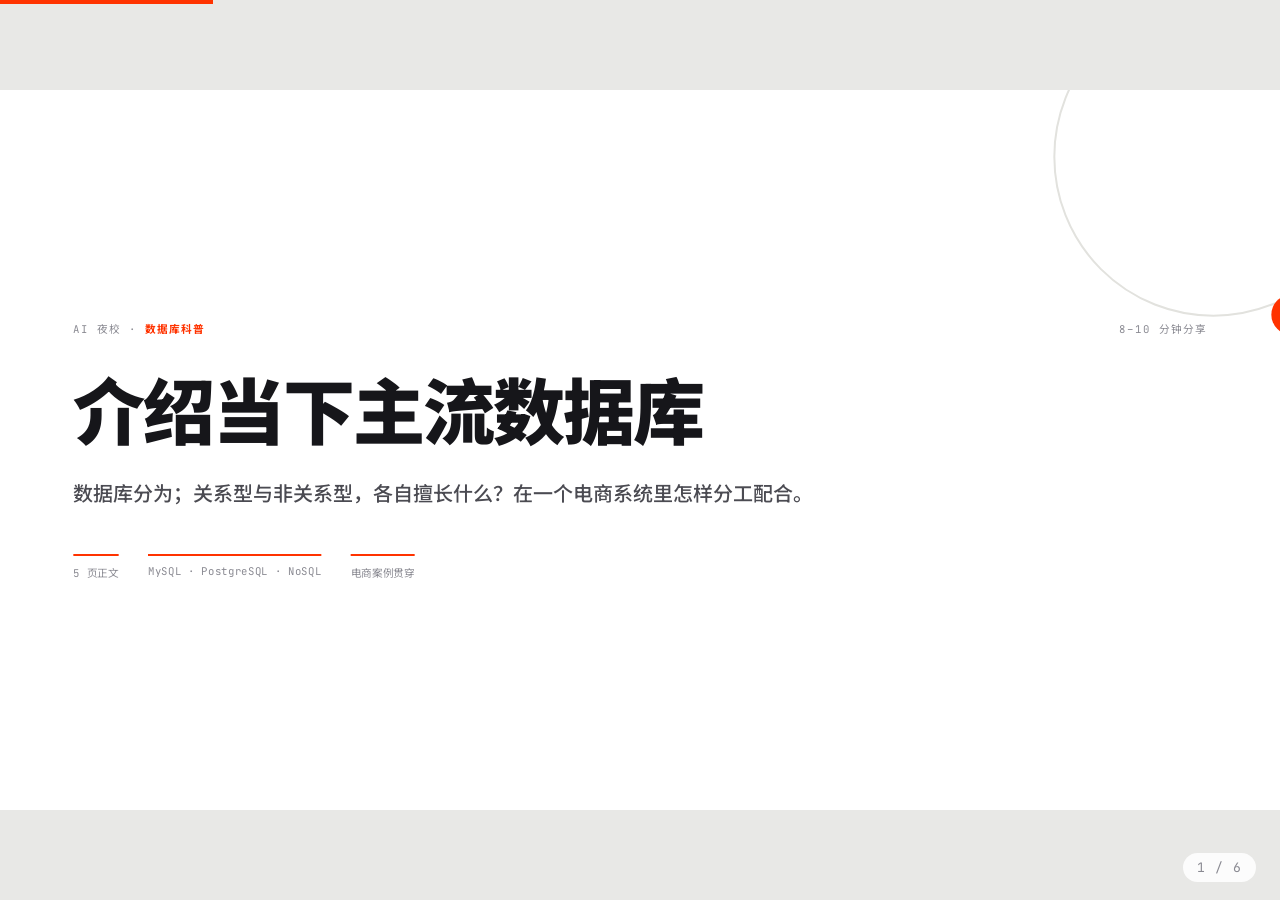
<file: 06-第六课-后端入门2/02-数据库简介.html>
<!DOCTYPE html>
<html lang="zh-CN">
<head>
<meta charset="UTF-8">
<meta name="viewport" content="width=device-width, initial-scale=1.0">
<title>介绍当前主流数据库</title>

<!-- === 字体：Archivo(拉丁展示) + Noto Sans SC(中文) + JetBrains Mono(代码) === -->
<link rel="stylesheet" href="https://fonts.googleapis.com/css2?family=Archivo:wght@500;700;800;900&family=Noto+Sans+SC:wght@400;500;700;900&family=JetBrains+Mono:wght@400;600&display=swap">

<style>
/* ===========================================
   主题变量 — 简洁商务亮色系（Swiss Modern 变体）
   与 backend-slides.html 保持同一设计系统
   =========================================== */
:root {
    --stage-bg: #e8e8e6;
    --slide-bg: #ffffff;
    --ink: #16161a;
    --ink-2: #4b4b52;
    --ink-3: #8a8a92;
    --accent: #ff3300;
    --accent-soft: #fff0ec;
    --panel: #f6f6f4;
    --panel-2: #efefec;
    --line: #e2e2de;

    --font-display: 'Archivo', 'Noto Sans SC', sans-serif;
    --font-body: 'Noto Sans SC', 'Archivo', sans-serif;
    --font-mono: 'JetBrains Mono', 'Noto Sans SC', monospace;

    --ease-out-expo: cubic-bezier(0.16, 1, 0.3, 1);
    --duration-normal: 0.55s;
}

/* ===========================================
   基础重置
   =========================================== */
* { margin: 0; padding: 0; box-sizing: border-box; }

/* ===========================================
   FIXED 16:9 STAGE — viewport-base.css 全量引入
   =========================================== */
html, body {
    width: 100%; height: 100%;
    margin: 0; overflow: hidden;
    background: var(--stage-bg, #000);
}
.deck-viewport {
    position: fixed; inset: 0; overflow: hidden;
    background: var(--stage-bg, #000);
}
.deck-stage {
    position: absolute; left: 0; top: 0;
    width: 1920px; height: 1080px;
    overflow: hidden; transform-origin: 0 0;
    background: var(--slide-bg, #fff);
}
.slide {
    position: absolute; inset: 0;
    width: 1920px; height: 1080px;
    overflow: hidden; display: block;
    visibility: hidden; opacity: 0; pointer-events: none;
    background: var(--slide-bg, #fff);
}
.slide.active, .slide.visible {
    visibility: visible; opacity: 1; pointer-events: auto; z-index: 1;
}
img, video, canvas, svg { max-width: 100%; max-height: 100%; }
.deck-controls {
    position: fixed; left: 50%; bottom: 22px;
    transform: translateX(-50%); z-index: 1000;
}
@media print {
    html, body { width: 1920px; height: auto; overflow: visible; background: #fff; }
    .deck-viewport { position: static; overflow: visible; background: #fff; }
    .deck-stage { position: static; width: auto; height: auto; transform: none !important; background: none; }
    .slide {
        position: relative; display: block !important; visibility: visible !important;
        opacity: 1 !important; pointer-events: auto !important;
        width: 1920px; height: 1080px;
        break-after: page; page-break-after: always;
    }
    .slide:last-child { break-after: auto; page-break-after: auto; }
    .deck-controls { display: none !important; }
}
@media (prefers-reduced-motion: reduce) {
    *, *::before, *::after {
        animation-duration: 0.01ms !important;
        transition-duration: 0.2s !important;
    }
}

/* ===========================================
   动画：商务风 — 快速、克制的上浮显现
   =========================================== */
.reveal {
    opacity: 0; transform: translateY(26px);
    transition: opacity var(--duration-normal) var(--ease-out-expo),
                transform var(--duration-normal) var(--ease-out-expo);
}
.slide.visible .reveal { opacity: 1; transform: translateY(0); }
.reveal.d1 { transition-delay: 0.06s; }
.reveal.d2 { transition-delay: 0.14s; }
.reveal.d3 { transition-delay: 0.22s; }
.reveal.d4 { transition-delay: 0.30s; }
.reveal.d5 { transition-delay: 0.38s; }

/* ===========================================
   通用组件语法（与 backend-slides.html 一致）
   =========================================== */
.slide {
    font-family: var(--font-body); color: var(--ink);
    display: flex; flex-direction: column;
}

/* --- 页眉 --- */
.slide-head {
    display: flex; align-items: flex-start; gap: 36px;
    padding: 56px 80px 0 80px;
}
.slide-num {
    font-family: var(--font-display); font-weight: 900;
    font-size: 88px; line-height: 0.9; color: var(--accent);
    letter-spacing: -2px; min-width: 150px;
}
.slide-num small {
    display: block; font-size: 15px; font-weight: 700;
    letter-spacing: 3px; color: var(--ink-3); margin-top: 10px;
}
.head-main { flex: 1; }
.kicker {
    font-family: var(--font-mono); font-size: 15px; font-weight: 600;
    letter-spacing: 2px; color: var(--accent);
    text-transform: uppercase; margin-bottom: 12px;
}
.slide-head h2 {
    font-family: var(--font-display); font-weight: 900;
    font-size: 52px; line-height: 1.15; letter-spacing: -1px;
}
.crumb {
    font-family: var(--font-mono); font-size: 13px;
    color: var(--ink-3); letter-spacing: 1px;
    padding-top: 10px; white-space: nowrap;
}
.head-rule {
    height: 3px; background: var(--ink); margin: 28px 80px 0 80px;
    position: relative;
}
.head-rule::before {
    content: ''; position: absolute; left: 0; top: 0;
    width: 150px; height: 3px; background: var(--accent);
}

/* --- 正文栅格：撑满页眉与底卡之间 --- */
.body {
    display: grid; grid-template-columns: 1fr 1fr;
    gap: 30px; padding: 26px 80px 0 80px;
    flex: 1; align-content: stretch; min-height: 0;
}
.body > * { min-height: 0; }
.body.single { grid-template-columns: 1fr; }
.body.wide-left { grid-template-columns: 1.25fr 1fr; }
.body.grid4 { grid-template-columns: 1fr 1fr; grid-template-rows: 1fr 1fr; }
.slide-head, .head-rule, .foot-card, .src { flex-shrink: 0; }

/* --- 内容块 --- */
.block {
    background: var(--panel); border-radius: 4px;
    padding: 24px 30px; position: relative;
    display: flex; flex-direction: column; justify-content: center;
}
.block.tint { background: var(--accent-soft); }
.block.white { background: #fff; border: 1px solid var(--line); }
.block-label {
    font-family: var(--font-mono); font-size: 13px; font-weight: 600;
    letter-spacing: 2px; color: var(--accent);
    text-transform: uppercase; margin-bottom: 12px;
    display: flex; align-items: center; gap: 10px;
}
.block-label::before {
    content: ''; width: 18px; height: 3px; background: var(--accent);
}
.block p { font-size: 23px; line-height: 1.6; color: var(--ink-2); }
.block p + p { margin-top: 10px; }
.block p strong, .block li strong { color: var(--ink); font-weight: 700; }

/* --- 要点列表 --- */
.points { list-style: none; }
.points li {
    font-size: 22px; line-height: 1.55; color: var(--ink-2);
    padding: 8px 0 8px 26px; position: relative;
}
.points li::before {
    content: ''; position: absolute; left: 0; top: 20px;
    width: 12px; height: 3px; background: var(--accent);
}
.points li strong { color: var(--ink); }

/* --- 术语条 --- */
.terms { display: flex; flex-direction: column; gap: 12px; }
.term {
    display: flex; gap: 14px; align-items: baseline;
    font-size: 22px; line-height: 1.5;
}
.term b {
    font-family: var(--font-display); font-weight: 800;
    color: var(--accent); white-space: nowrap; font-size: 22px;
}
.term span { color: var(--ink-2); }

/* --- 步骤流 --- */
.steps { display: flex; flex-wrap: wrap; gap: 12px; align-items: center; }
.step {
    background: #fff; border: 2px solid var(--ink);
    padding: 12px 20px; font-size: 21px; font-weight: 700;
    border-radius: 999px; white-space: nowrap;
}
.step.hot { background: var(--accent); border-color: var(--accent); color: #fff; }
.step-arrow { color: var(--accent); font-weight: 900; font-size: 22px; }

/* --- 表格 --- */
table.grid { width: 100%; border-collapse: collapse; font-size: 21px; }
table.grid th {
    font-family: var(--font-display); font-weight: 800; font-size: 18px;
    letter-spacing: 1px; text-align: left; color: #fff;
    background: var(--ink); padding: 11px 16px;
}
table.grid td {
    padding: 11px 16px; border-bottom: 1px solid var(--line);
    color: var(--ink-2); line-height: 1.5; vertical-align: top;
}
table.grid tr:nth-child(even) td { background: var(--panel); }
table.grid td b { color: var(--ink); }

/* --- 产品卡片（第 2、3 页用） --- */
.prod-card {
    background: #fff; border: 1px solid var(--line); border-radius: 4px;
    padding: 26px 30px; position: relative; overflow: hidden;
    display: flex; flex-direction: column; justify-content: center;
}
.prod-card::before {
    content: ''; position: absolute; left: 0; top: 0; bottom: 0;
    width: 6px; background: var(--ink);
}
.prod-card.hot::before { background: var(--accent); }
.prod-name {
    font-family: var(--font-display); font-weight: 900;
    font-size: 30px; letter-spacing: -0.5px; margin-bottom: 4px;
}
.prod-tag {
    font-family: var(--font-mono); font-size: 13px; font-weight: 600;
    letter-spacing: 2px; color: var(--accent); margin-bottom: 14px;
}
.prod-card p { font-size: 20px; line-height: 1.55; color: var(--ink-2); }
.prod-card p + p { margin-top: 6px; }
.prod-card p b { color: var(--ink); }

/* --- 页底深色结论卡（与上一份 PPT 的提示词卡片同一视觉语言） --- */
.foot-card {
    margin: 22px 80px 46px 80px;
    background: var(--ink); color: #f5f5f3;
    border-radius: 4px; padding: 22px 30px;
    position: relative; overflow: hidden;
}
.foot-card::before {
    content: ''; position: absolute; left: 0; top: 0; bottom: 0;
    width: 6px; background: var(--accent);
}
.foot-label {
    font-family: var(--font-mono); font-size: 13px; font-weight: 600;
    letter-spacing: 3px; color: var(--accent); display: block; margin-bottom: 8px;
}
.foot-card p {
    font-size: 21px; line-height: 1.6; color: #e8e8e4;
}
.foot-card p b { color: #fff; }

/* --- 代码/路径 --- */
code, .mono {
    font-family: var(--font-mono); font-size: 0.88em;
    background: var(--panel-2); padding: 2px 7px; border-radius: 3px;
    color: var(--ink); font-weight: 600;
}

/* --- 便签/引用 --- */
.note {
    border-left: 4px solid var(--accent);
    padding: 6px 0 6px 20px; font-size: 22px; line-height: 1.55;
    color: var(--ink-2);
}
.note b { color: var(--ink); }

/* --- 封面 --- */
.title-slide { display: flex; flex-direction: column; justify-content: center; padding: 0 110px; }
.title-slide .top-line {
    display: flex; justify-content: space-between; align-items: center;
    font-family: var(--font-mono); font-size: 16px; letter-spacing: 2px;
    color: var(--ink-3); margin-bottom: 60px;
}
.title-slide .top-line b { color: var(--accent); }
.title-slide h1 {
    font-family: var(--font-display); font-weight: 900;
    font-size: 108px; line-height: 1.08; letter-spacing: -3px;
}
.title-slide h1 em { font-style: normal; color: var(--accent); }
.title-slide .sub {
    margin-top: 36px; font-size: 30px; color: var(--ink-2); font-weight: 500;
    max-width: 1300px; line-height: 1.5;
}
.title-slide .meta {
    margin-top: 70px; display: flex; gap: 44px;
    font-family: var(--font-mono); font-size: 16px; color: var(--ink-3);
}
.title-slide .meta span { border-top: 3px solid var(--accent); padding-top: 12px; }
.title-deco {
    position: absolute; right: -140px; top: -140px;
    width: 480px; height: 480px; border: 3px solid var(--line);
    border-radius: 50%; pointer-events: none;
}
.title-deco::after {
    content: ''; position: absolute; right: 90px; bottom: -30px;
    width: 60px; height: 60px; background: var(--accent); border-radius: 50%;
}

/* --- 来源脚注 --- */
.src {
    margin: 0 80px 40px 80px;
    font-family: var(--font-mono); font-size: 13px; color: var(--ink-3);
    line-height: 1.7;
}

/* --- 页码 --- */
.pageno {
    position: absolute; right: 80px; bottom: 40px;
    font-family: var(--font-mono); font-size: 14px; color: var(--ink-3);
    letter-spacing: 1px;
}
.pageno b { color: var(--accent); }

/* ===========================================
   精选动画组件（仅个别页面）
   =========================================== */
@keyframes wipeUp {
    from { clip-path: inset(100% 0 0 0); transform: translateY(40px); opacity: 0; }
    to   { clip-path: inset(0 0 0 0);    transform: none;         opacity: 1; }
}
.fx-wipe { opacity: 0; }
.slide.visible .fx-wipe { animation: wipeUp 0.9s var(--ease-out-expo) 0.15s forwards; }
@keyframes orbit { to { transform: rotate(360deg); } }
.title-slide .title-deco { animation: orbit 40s linear infinite; }
@keyframes pulse { 0%, 100% { transform: scale(1); opacity: 1; } 50% { transform: scale(1.35); opacity: 0.7; } }
.title-deco::after { animation: pulse 3s ease-in-out infinite; }

/* 步骤流弹簧逐项弹出（仅 .fx-pop 页面） */
@keyframes popIn { to { opacity: 1; transform: scale(1); } }
.fx-pop > * { opacity: 0; transform: scale(0.5); }
.slide.visible .fx-pop > * { animation: popIn 0.45s cubic-bezier(0.34, 1.56, 0.64, 1) forwards; }
.slide.visible .fx-pop > *:nth-child(1)  { animation-delay: 0.10s; }
.slide.visible .fx-pop > *:nth-child(2)  { animation-delay: 0.16s; }
.slide.visible .fx-pop > *:nth-child(3)  { animation-delay: 0.22s; }
.slide.visible .fx-pop > *:nth-child(4)  { animation-delay: 0.28s; }
.slide.visible .fx-pop > *:nth-child(5)  { animation-delay: 0.34s; }
.slide.visible .fx-pop > *:nth-child(6)  { animation-delay: 0.40s; }
.slide.visible .fx-pop > *:nth-child(7)  { animation-delay: 0.46s; }
.slide.visible .fx-pop > *:nth-child(8)  { animation-delay: 0.52s; }
.slide.visible .fx-pop > *:nth-child(9)  { animation-delay: 0.58s; }
.slide.visible .fx-pop > *:nth-child(10) { animation-delay: 0.64s; }
.slide.visible .fx-pop > *:nth-child(11) { animation-delay: 0.70s; }

@media print {
    .fx-wipe, .fx-pop > * {
        opacity: 1 !important; transform: none !important;
        clip-path: none !important; animation: none !important;
    }
}

/* ===========================================
   放映控件（舞台外）
   =========================================== */
.progress-bar {
    position: fixed; left: 0; top: 0; height: 4px;
    background: var(--accent); z-index: 1001;
    transition: width 0.3s var(--ease-out-expo); width: 0;
}
.deck-hud {
    position: fixed; right: 24px; bottom: 18px; z-index: 1001;
    font-family: var(--font-mono); font-size: 13px;
    color: #8a8a92; background: rgba(255,255,255,0.85);
    padding: 6px 14px; border-radius: 999px; letter-spacing: 1px;
}

/* ===========================================
   内联编辑（E 键 / 左上角热区）
   =========================================== */
.edit-hotzone {
    position: fixed; top: 0; left: 0; width: 80px; height: 80px;
    z-index: 10000; cursor: pointer;
}
.edit-toggle {
    position: fixed; top: 16px; left: 16px; z-index: 10001;
    width: 44px; height: 44px; border-radius: 50%;
    border: none; background: var(--ink); color: #fff;
    font-size: 18px; cursor: pointer;
    opacity: 0; pointer-events: none; transition: opacity 0.3s ease;
}
.edit-toggle.show, .edit-toggle.active { opacity: 1; pointer-events: auto; }
.edit-toggle.active { background: var(--accent); }
body.editing .slide.visible [contenteditable] { outline: 2px dashed var(--accent); outline-offset: 2px; }
.edit-banner {
    position: fixed; top: 16px; left: 72px; z-index: 10001;
    font-family: var(--font-mono); font-size: 13px; color: #fff;
    background: var(--accent); padding: 8px 16px; border-radius: 999px;
    display: none;
}
body.editing .edit-banner { display: block; }
</style>
</head>
<body>

<div class="progress-bar" id="progressBar"></div>
<div class="deck-hud" id="deckHud">1 / 6</div>
<div class="edit-hotzone"></div>
<button class="edit-toggle" id="editToggle" title="编辑模式 (E)">✎</button>
<div class="edit-banner">编辑模式：点击文字直接修改，Ctrl+S 导出 HTML</div>

<div class="deck-viewport">
<main class="deck-stage" id="deckStage">

<!-- ================= 封面 ================= -->
<section class="slide title-slide active">
    <div class="title-deco"></div>
    <div class="top-line reveal">
        <span>AI 夜校 · <b>数据库科普</b></span>
        <span>8–10 分钟分享</span>
    </div>
    <h1 class="fx-wipe">介绍当下主流数据库</h1>
    <p class="sub reveal d2">数据库分为；关系型与非关系型，各自擅长什么？在一个电商系统里怎样分工配合。</p>
    <div class="meta reveal d3">
        <span>5 页正文</span>
        <span>MySQL · PostgreSQL · NoSQL</span>
        <span>电商案例贯穿</span>
    </div>
</section>

<!-- ================= 第 1 页：两大类别 ================= -->
<section class="slide">
    <div class="slide-head">
        <div class="slide-num">01</div>
        <div class="head-main">
            <div class="kicker">分类</div>
            <h2>数据库的两大类别</h2>
        </div>
        <div class="crumb">主流数据库 · 分类用途场景</div>
    </div>
    <div class="head-rule"></div>
    <div class="body">
        <div class="block reveal d1">
            <div class="block-label">对比</div>
            <table class="grid">
                <tr><th></th><th>关系型</th><th>非关系型 NoSQL</th></tr>
                <tr><td><b>组织方式</b></td><td>表、行、列，键关联</td><td>文档、键值、宽列、图</td></tr>
                <tr><td><b>擅长</b></td><td>业务关联、事务、约束</td><td>灵活结构、特定访问模式</td></tr>
                <tr><td><b>代表</b></td><td>MySQL、PostgreSQL</td><td>MongoDB、Redis、Cassandra、Neo4j</td></tr>
                <tr><td><b>举例</b></td><td>订单、库存、财务</td><td>商品属性、缓存、事件、关系网</td></tr>
            </table>
        </div>
        <div class="block tint reveal d2">
            <div class="block-label">通俗解释</div>
            <ul class="points">
                <li>关系型像一组<strong>相互关联的登记表</strong>：用户表记"谁"，订单表记"买了什么"，商品表记"卖什么"。</li>
                <li>非关系型各有不同组织方式：文档像<strong>商品档案</strong>，键值像<strong>编号取物</strong>，图像<strong>人物关系网</strong>。</li>
            </ul>
        </div>
    </div>
    <div class="foot-card reveal d3">
        <span class="foot-label">讲解要点</span>
        <p>按<b>数据模型</b>分类，不等同于"慢与快"或"老与新"；NoSQL 并非不能支持事务，支持范围看具体产品；产品能力会重叠——关系型也能处理 JSON，部分产品也支持向量检索。</p>
    </div>
    <div class="pageno"><b>01</b> / 05</div>
</section>

<!-- ================= 第 2 页：关系型 ================= -->
<section class="slide">
    <div class="slide-head">
        <div class="slide-num">02</div>
        <div class="head-main">
            <div class="kicker">关系型数据库</div>
            <h2>记录核心业务，保证数据正确</h2>
        </div>
        <div class="crumb">主流数据库 · 分类用途场景</div>
    </div>
    <div class="head-rule"></div>
    <div class="body">
        <div class="prod-card hot reveal d1">
            <div class="prod-name">MySQL</div>
            <div class="prod-tag">常见的业务"账本"</div>
            <p><b>存什么：</b>用户资料、商品价格、订单明细、库存数量、支付状态。</p>
            <p><b>做什么：</b>注册新增用户、浏览查商品、下单写订单、取消订单恢复库存。</p>
            <p><b>例子：</b>买两件商品时，创建订单和扣减库存应<strong>协调完成</strong>，避免"订单创建了，库存却没扣"。</p>
        </div>
        <div class="prod-card reveal d2">
            <div class="prod-name">PostgreSQL</div>
            <div class="prod-tag">"账本" + 丰富的查询工具</div>
            <p><b>存什么：</b>相似业务数据，也支持 JSON；地理空间可用 PostGIS 扩展。</p>
            <p><b>做什么：</b>多表关联、复杂统计、结构化与 JSON 混合查询、地理查询。</p>
            <p><b>例子：</b>统计各城市销量、分析用户复购、查询距顾客 <strong>3 公里内</strong>的门店。</p>
        </div>
    </div>
    <div class="foot-card reveal d3">
        <span class="foot-label">讲解要点</span>
        <p>两者用途大量重叠：MySQL 也能做复杂查询，PostgreSQL 也能承担普通网站业务。最终选择还取决于<b>团队经验、工具生态和维护成本</b>；事务不自动覆盖外部支付平台，支付与订单仍需业务流程协调。</p>
    </div>
    <div class="pageno"><b>02</b> / 05</div>
</section>

<!-- ================= 第 3 页：非关系型 ================= -->
<section class="slide">
    <div class="slide-head">
        <div class="slide-num">03</div>
        <div class="head-main">
            <div class="kicker">非关系型数据库</div>
            <h2>NoSQL：按数据特点分工</h2>
        </div>
        <div class="crumb">主流数据库 · 分类用途场景</div>
    </div>
    <div class="head-rule"></div>
    <div class="body grid4">
        <div class="prod-card hot reveal d1">
            <div class="prod-name">MongoDB</div>
            <div class="prod-tag">文档型 · 结构各异的档案</div>
            <p><b>存：</b>类 JSON 文档（实际为 BSON），含嵌套属性与标签。</p>
            <p><b>做：</b>按字段查询更新、聚合统计，适应字段调整。</p>
            <p><b>例：</b>服装存尺码面料，手机存芯片电池，不必共用同一组字段。</p>
        </div>
        <div class="prod-card reveal d2">
            <div class="prod-name">Redis</div>
            <div class="prod-tag">键值型 · 热点数据快速取出</div>
            <p><b>存：</b>键值与字符串、哈希、列表、集合、有序集合。</p>
            <p><b>做：</b>缓存热门查询、登录会话、计数、热销排行榜。</p>
            <p><b>例：</b>热门商品介绍缓存进 Redis，减少主库重复查询。</p>
        </div>
        <div class="prod-card reveal d3">
            <div class="prod-name">Cassandra</div>
            <div class="prod-tag">宽列型 · 持续产生的海量记录</div>
            <p><b>存：</b>按分区组织的大规模记录，如设备与行为事件。</p>
            <p><b>做：</b>分散到多台机器，承接大规模写入，按预设分区键查询。</p>
            <p><b>例：</b>按"某设备、某时间段"读取持续上报的运行状态。</p>
        </div>
        <div class="prod-card reveal d4">
            <div class="prod-name">Neo4j</div>
            <div class="prod-tag">图数据库 · 谁和谁有关</div>
            <p><b>存：</b>节点、关系和属性，如用户节点与"使用过"关系。</p>
            <p><b>做：</b>查询多层关联、关系路径和共同关联对象。</p>
            <p><b>例：</b>多账号共享设备或手机号，沿关系网发现刷单团伙。</p>
        </div>
    </div>
    <div class="foot-card reveal d5">
        <span class="foot-label">讲解要点</span>
        <p>NoSQL 是<b>多种数据库的集合</b>，各自解决不同问题：灵活结构仍需数据设计与校验；缓存要考虑更新与失效；宽列建表围绕查询方式设计；图数据库的优势在关系分析，简单订单记录不必改用它。</p>
    </div>
    <div class="pageno"><b>03</b> / 05</div>
</section>

<!-- ================= 第 4 页：多库配合 ================= -->
<section class="slide">
    <div class="slide-head">
        <div class="slide-num">04</div>
        <div class="head-main">
            <div class="kicker">协同</div>
            <h2>一个系统如何让多种数据库配合工作</h2>
        </div>
        <div class="crumb">主流数据库 · 分类用途场景</div>
    </div>
    <div class="head-rule"></div>
    <div class="body single">
        <div class="block reveal d1">
            <div class="block-label">以电商平台为例：每类数据有明确职责和权威来源</div>
            <table class="grid">
                <tr><th style="width:400px">系统任务</th><th style="width:320px">可使用的数据库</th><th>分工与价值</th></tr>
                <tr><td><b>下单、管理库存、记录支付结果</b></td><td>MySQL / PostgreSQL</td><td>核心业务主库，保存订单、价格、可售库存，用事务协调更新</td></tr>
                <tr><td><b>展示不同品类的商品参数</b></td><td>MongoDB（按需）</td><td>保存灵活的商品属性，通过商品 ID 与主库关联</td></tr>
                <tr><td><b>快速展示热点商品、维护会话</b></td><td>Redis</td><td>缓存热门数据、会话和排行，失效时回源读取</td></tr>
                <tr><td><b>搜索"红色运动鞋"</b></td><td>Elasticsearch（按需）</td><td>建立搜索索引，提供全文搜索、筛选与相关性排序</td></tr>
                <tr><td><b>AI 问答、按含义查找商品</b></td><td>Milvus 等向量库（按需）</td><td>保存向量及关联 ID，查找语义相近内容，为 AI 提供检索材料</td></tr>
            </table>
        </div>
    </div>
    <div class="foot-card reveal d2">
        <span class="foot-label">页内流程</span>
        <p>浏览 → 查缓存/商品资料；搜索 → 查搜索索引；下单 → 写业务主库；数据更新 → <b>同步缓存和索引</b>。数据库的选择由后端完成，用户只看到一个商城。</p>
    </div>
    <div class="pageno"><b>04</b> / 05</div>
</section>

<!-- ================= 第 5 页：数据流动与选型 ================= -->
<section class="slide">
    <div class="slide-head">
        <div class="slide-num">05</div>
        <div class="head-main">
            <div class="kicker">落地</div>
            <h2>数据如何流动，以及如何渐进式选型</h2>
        </div>
        <div class="crumb">主流数据库 · 分类用途场景</div>
    </div>
    <div class="head-rule"></div>
    <div class="body">
        <div class="block reveal d1">
            <div class="block-label">一次改价后的数据流动</div>
            <div class="steps fx-pop">
                <span class="step">先更新权威主库</span><span class="step-arrow">→</span>
                <span class="step">再更新缓存和索引</span><span class="step-arrow">→</span>
                <span class="step hot">失败则重试+定期核对</span>
            </div>
            <p style="margin-top:16px">主库事务通常不覆盖缓存、搜索和向量库，副本可能<strong>短暂滞后</strong>；浏览和搜索可容忍延迟，<strong>下单必须重新校验权威记录</strong>。</p>
            <div class="block-label" style="margin-top:16px">同步手段</div>
            <p>消息队列、变更事件或定时任务，避免每次请求同时写入所有数据库。</p>
        </div>
        <div class="block tint reveal d2">
            <div class="block-label">不是每个系统都需要全部数据库</div>
            <ul class="points">
                <li><strong>小型商城</strong>：一套 MySQL 或 PostgreSQL 就够了</li>
                <li><strong>访问量上升</strong>：重复读取成瓶颈，再加 Redis 缓存</li>
                <li><strong>搜索要求提升</strong>：需要全文检索时引入搜索引擎</li>
                <li><strong>属性或 AI 需求出现</strong>：再评估文档存储和向量检索</li>
            </ul>
            <p style="margin-top:12px" class="note">每加一种数据库，都带来部署、监控、备份、权限和<b>同步成本</b>。</p>
        </div>
    </div>
    <div class="foot-card reveal d3">
        <span class="foot-label">页尾结论</span>
        <p><b>从主库开始，遇到明确需求再增加专用数据库，同时管理好数据同步。</b></p>
    </div>
    <div class="src reveal d4">参考：mongodb.com/resources/basics/databases/types · dev.mysql.com · postgresql.org/about · redis.io/docs · cassandra.apache.org · neo4j.com · elastic.co/docs · milvus.io/docs</div>
    <div class="pageno"><b>05</b> / 05</div>
</section>

</main>
</div>

<script>
/* ===========================================
   放映控制器：缩放舞台 + 键盘/触摸/滚轮导航 + 进度条 + #页码深链接
   =========================================== */
class SlidePresentation {
    constructor() {
        this.slides = document.querySelectorAll('.slide');
        this.currentSlide = 0;
        this.stage = document.getElementById('deckStage');
        this.hud = document.getElementById('deckHud');
        this.progress = document.getElementById('progressBar');
        this.wheelLock = false;
        this.setupStageScale();
        this.setupKeyboardNav();
        this.setupTouchNav();
        this.setupWheelNav();
        const fromHash = parseInt((location.hash || '').replace('#', ''), 10);
        this.showSlide(Number.isFinite(fromHash) ? fromHash - 1 : 0);
        window.addEventListener('hashchange', () => {
            const n = parseInt((location.hash || '').replace('#', ''), 10);
            if (Number.isFinite(n) && n - 1 !== this.currentSlide) this.showSlide(n - 1);
        });
    }

    setupStageScale() {
        const scale = () => {
            const factor = Math.min(window.innerWidth / 1920, window.innerHeight / 1080);
            const x = (window.innerWidth - 1920 * factor) / 2;
            const y = (window.innerHeight - 1080 * factor) / 2;
            this.stage.style.transform = `translate(${x}px, ${y}px) scale(${factor})`;
        };
        scale();
        window.addEventListener('resize', scale);
    }

    setupKeyboardNav() {
        document.addEventListener('keydown', (e) => {
            if (document.body.classList.contains('editing')) return;
            if (['ArrowRight', 'ArrowDown', ' ', 'PageDown'].includes(e.key)) {
                e.preventDefault(); this.next();
            } else if (['ArrowLeft', 'ArrowUp', 'PageUp'].includes(e.key)) {
                e.preventDefault(); this.prev();
            } else if (e.key === 'Home') this.showSlide(0);
            else if (e.key === 'End') this.showSlide(this.slides.length - 1);
        });
    }

    setupTouchNav() {
        let startX = 0, startY = 0;
        document.addEventListener('touchstart', (e) => {
            startX = e.touches[0].clientX; startY = e.touches[0].clientY;
        }, { passive: true });
        document.addEventListener('touchend', (e) => {
            const dx = e.changedTouches[0].clientX - startX;
            const dy = e.changedTouches[0].clientY - startY;
            if (Math.abs(dx) > 60 && Math.abs(dx) > Math.abs(dy)) {
                dx < 0 ? this.next() : this.prev();
            }
        }, { passive: true });
    }

    setupWheelNav() {
        document.addEventListener('wheel', (e) => {
            if (this.wheelLock || document.body.classList.contains('editing')) return;
            if (Math.abs(e.deltaY) < 24) return;
            this.wheelLock = true;
            e.deltaY > 0 ? this.next() : this.prev();
            setTimeout(() => this.wheelLock = false, 700);
        }, { passive: true });
    }

    next() { this.showSlide(this.currentSlide + 1); }
    prev() { this.showSlide(this.currentSlide - 1); }

    showSlide(index) {
        this.currentSlide = Math.max(0, Math.min(index, this.slides.length - 1));
        this.slides.forEach((slide, i) => {
            slide.classList.toggle('active', i === this.currentSlide);
            slide.classList.toggle('visible', i === this.currentSlide);
        });
        this.hud.textContent = `${this.currentSlide + 1} / ${this.slides.length}`;
        this.progress.style.width = `${((this.currentSlide + 1) / this.slides.length) * 100}%`;
        history.replaceState(null, '', `#${this.currentSlide + 1}`);
    }
}

const deck = new SlidePresentation();

/* ===========================================
   内联编辑：E 键或左上角热区进入，Ctrl+S 导出
   =========================================== */
class InlineEditor {
    constructor() { this.isActive = false; }
    toggleEditMode() {
        this.isActive = !this.isActive;
        document.body.classList.toggle('editing', this.isActive);
        document.getElementById('editToggle').classList.toggle('active', this.isActive);
        const slide = document.querySelector('.slide.visible');
        slide.querySelectorAll('h1, h2, p, li, td, th, span, .term').forEach(el => {
            if (this.isActive) el.setAttribute('contenteditable', 'true');
            else el.removeAttribute('contenteditable');
        });
    }
    exportHTML() {
        document.querySelectorAll('[contenteditable]').forEach(el => el.removeAttribute('contenteditable'));
        const blob = new Blob(['<!DOCTYPE html>\n' + document.documentElement.outerHTML], { type: 'text/html' });
        const a = document.createElement('a');
        a.href = URL.createObjectURL(blob);
        a.download = 'database-slides-edited.html';
        a.click();
    }
}
const editor = new InlineEditor();

const hotzone = document.querySelector('.edit-hotzone');
const editToggle = document.getElementById('editToggle');
let hideTimeout = null;
hotzone.addEventListener('mouseenter', () => { clearTimeout(hideTimeout); editToggle.classList.add('show'); });
hotzone.addEventListener('mouseleave', () => {
    hideTimeout = setTimeout(() => { if (!editor.isActive) editToggle.classList.remove('show'); }, 400);
});
editToggle.addEventListener('mouseenter', () => clearTimeout(hideTimeout));
editToggle.addEventListener('mouseleave', () => {
    hideTimeout = setTimeout(() => { if (!editor.isActive) editToggle.classList.remove('show'); }, 400);
});
hotzone.addEventListener('click', () => editor.toggleEditMode());
editToggle.addEventListener('click', () => editor.toggleEditMode());
document.addEventListener('keydown', (e) => {
    if ((e.key === 'e' || e.key === 'E') && !e.target.getAttribute('contenteditable')) {
        editor.toggleEditMode();
    }
    if ((e.ctrlKey || e.metaKey) && e.key === 's' && editor.isActive) {
        e.preventDefault(); editor.exportHTML();
    }
});
</script>
</body>
</html>
</file>
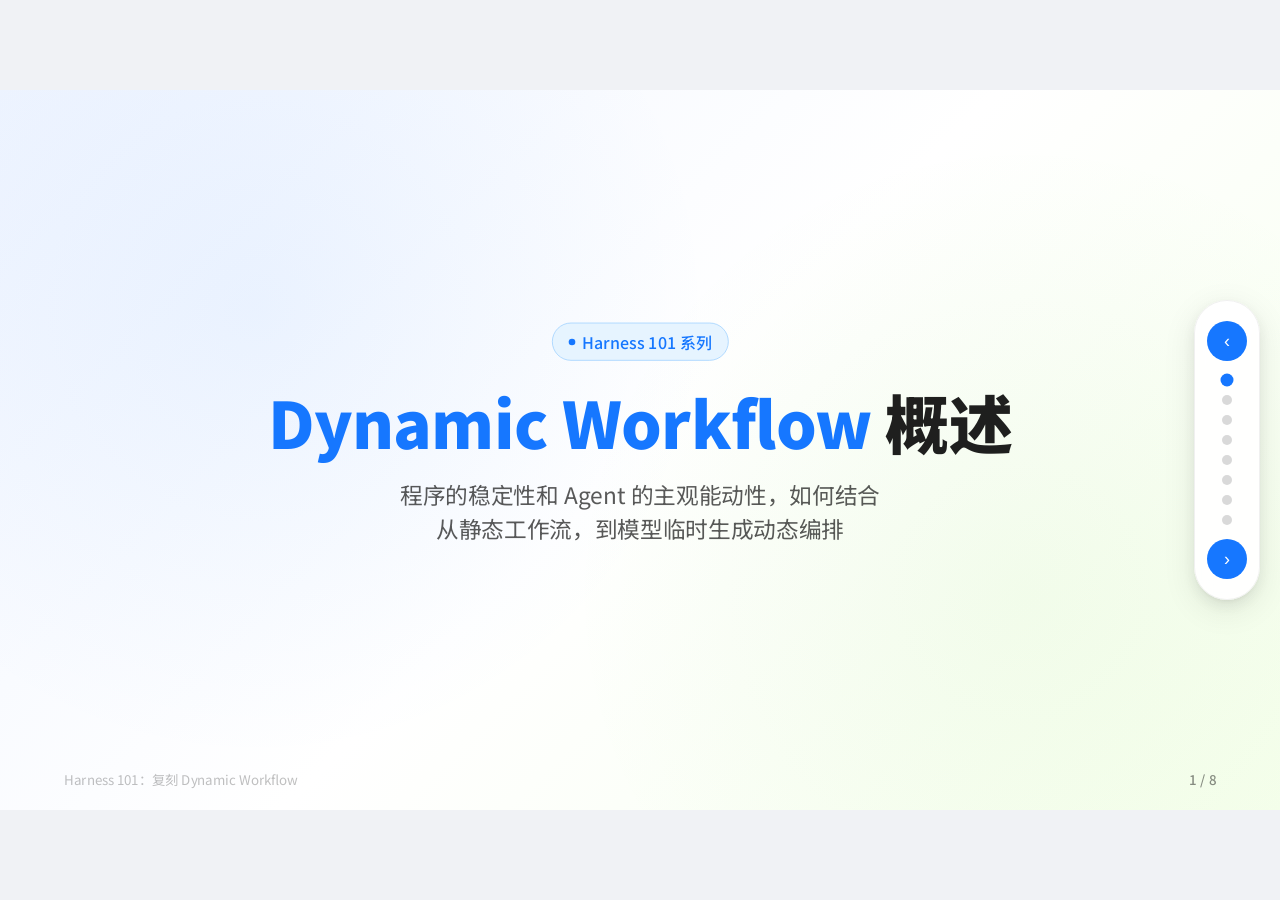
<file: 05-第五课-后端入门1/01-动态工作流讲解/dynamic-workflow-slides.html>
<!DOCTYPE html>
<html lang="zh-CN">
<head>
<meta charset="UTF-8">
<meta name="viewport" content="width=device-width, initial-scale=1.0">
<title>Harness 101：复刻 Dynamic Workflow</title>
<link rel="stylesheet" href="https://fonts.googleapis.com/css2?family=Noto+Sans+SC:wght@300;400;500;700;900&family=JetBrains+Mono:wght@400;500;700&display=swap">
<style>
/* ===========================================
   FIXED 16:9 STAGE: MANDATORY BASE STYLES
   =========================================== */
html, body { width:100%; height:100%; margin:0; overflow:hidden; background:var(--stage-bg,#000); }
.deck-viewport { position:fixed; inset:0; overflow:hidden; background:var(--stage-bg,#000); }
.deck-stage { position:absolute; left:0; top:0; width:1920px; height:1080px; overflow:hidden; transform-origin:0 0; background:var(--slide-bg,#fff); }
.slide { position:absolute; inset:0; width:1920px; height:1080px; overflow:hidden; display:block; visibility:hidden; opacity:0; pointer-events:none; background:var(--slide-bg,#fff); }
.slide.active, .slide.visible { visibility:visible; opacity:1; pointer-events:auto; z-index:1; }
img, video, canvas, svg { max-width:100%; max-height:100%; }
.deck-controls { position:fixed; left:50%; bottom:22px; transform:translateX(-50%); z-index:1000; }
@media print {
  html,body { width:1920px; height:auto; overflow:visible; background:#fff; }
  .deck-viewport { position:static; overflow:visible; background:#fff; }
  .deck-stage { position:static; width:auto; height:auto; transform:none !important; background:none; }
  .slide { position:relative; display:block !important; visibility:visible !important; opacity:1 !important; pointer-events:auto !important; width:1920px; height:1080px; break-after:page; page-break-after:always; }
  .slide:last-child { break-after:auto; page-break-after:auto; }
  .deck-controls { display:none !important; }
}
@media (prefers-reduced-motion: reduce) {
  *,*::before,*::after { animation-duration:0.01ms !important; transition-duration:0.2s !important; }
}

/* ===========================================
   ANT DESIGN THEME TOKENS
   =========================================== */
:root {
  /* Ant Design 基础色板 */
  --ant-primary: #1677ff;
  --ant-primary-hover: #4096ff;
  --ant-primary-active: #0958d9;
  --ant-primary-bg: #e6f4ff;
  --ant-primary-bg-hover: #bae0ff;
  --ant-primary-border: #91caff;
  --ant-success: #52c41a;
  --ant-success-bg: #f6ffed;
  --ant-success-border: #b7eb8f;
  --ant-warning: #faad14;
  --ant-warning-bg: #fffbe6;
  --ant-warning-border: #ffe58f;
  --ant-error: #ff4d4f;
  --ant-error-bg: #fff2f0;
  --ant-error-border: #ffccc7;
  --ant-info: #1677ff;
  --ant-info-bg: #e6f4ff;
  --ant-info-border: #91caff;

  /* 中性色 */
  --ant-text: rgba(0,0,0,0.88);
  --ant-text-secondary: rgba(0,0,0,0.65);
  --ant-text-tertiary: rgba(0,0,0,0.45);
  --ant-text-quaternary: rgba(0,0,0,0.25);
  --ant-border: #d9d9d9;
  --ant-border-secondary: #f0f0f0;
  --ant-fill: rgba(0,0,0,0.15);
  --ant-fill-secondary: rgba(0,0,0,0.06);
  --ant-fill-tertiary: rgba(0,0,0,0.04);
  --ant-fill-quaternary: rgba(0,0,0,0.02);
  --ant-bg-container: #ffffff;
  --ant-bg-elevated: #ffffff;
  --ant-bg-layout: #f5f5f5;
  --ant-bg-spotlight: rgba(0,0,0,0.85);
  --ant-bg-mask: rgba(0,0,0,0.45);

  /* 幻灯片舞台 */
  --stage-bg: #f0f2f5;
  --slide-bg: #ffffff;

  /* 字体 */
  --font-display: 'Noto Sans SC', -apple-system, 'Segoe UI', sans-serif;
  --font-body: 'Noto Sans SC', -apple-system, 'Segoe UI', sans-serif;
  --font-mono: 'JetBrains Mono', 'SFMono-Regular', Consolas, monospace;

  /* 尺寸（1920×1080 舞台） */
  --slide-padding-x: 96px;
  --slide-padding-y: 72px;
  --title-size: 96px;
  --h2-size: 52px;
  --h3-size: 36px;
  --body-size: 26px;
  --small-size: 22px;
  --code-size: 21px;

  /* 圆角与阴影 */
  --ant-radius: 8px;
  --ant-radius-lg: 12px;
  --ant-shadow: 0 1px 2px 0 rgba(0,0,0,0.03), 0 1px 6px -1px rgba(0,0,0,0.02), 0 2px 4px 0 rgba(0,0,0,0.02);
  --ant-shadow-secondary: 0 6px 16px 0 rgba(0,0,0,0.08), 0 3px 6px -4px rgba(0,0,0,0.12), 0 9px 28px 8px rgba(0,0,0,0.05);

  /* 动效 */
  --ease-out-expo: cubic-bezier(0.16, 1, 0.3, 1);
  --ease-antd: cubic-bezier(0.645, 0.045, 0.355, 1);
  --duration-normal: 0.5s;
}

/* ===========================================
   BASE RESET & TYPOGRAPHY
   =========================================== */
* { margin:0; padding:0; box-sizing:border-box; }
body { font-family: var(--font-body); color: var(--ant-text); -webkit-font-smoothing: antialiased; }

.slide { padding: var(--slide-padding-y) var(--slide-padding-x); }

/* ===========================================
   REVEAL ANIMATIONS (Motion-style stagger)
   =========================================== */
.reveal {
  opacity: 0;
  transform: translateY(28px);
  transition: opacity var(--duration-normal) var(--ease-out-expo),
              transform var(--duration-normal) var(--ease-out-expo);
}
.slide.visible .reveal { opacity: 1; transform: translateY(0); }
.reveal[data-delay="1"] { transition-delay: 0.08s; }
.reveal[data-delay="2"] { transition-delay: 0.16s; }
.reveal[data-delay="3"] { transition-delay: 0.24s; }
.reveal[data-delay="4"] { transition-delay: 0.32s; }
.reveal[data-delay="5"] { transition-delay: 0.40s; }
.reveal[data-delay="6"] { transition-delay: 0.48s; }
.reveal[data-delay="7"] { transition-delay: 0.56s; }
.reveal[data-delay="8"] { transition-delay: 0.64s; }

/* ===========================================
   TITLE SLIDE (P1)
   =========================================== */
.title-slide {
  display: flex; flex-direction: column; justify-content: center; align-items: center;
  text-align: center; background: linear-gradient(135deg, #f0f5ff 0%, #ffffff 50%, #f6ffed 100%);
  position: relative;
}
.title-slide::before {
  content:''; position:absolute; inset:0;
  background-image: radial-gradient(circle at 20% 30%, rgba(22,119,255,0.06) 0%, transparent 40%),
                    radial-gradient(circle at 80% 70%, rgba(82,196,26,0.05) 0%, transparent 40%);
  pointer-events:none;
}
.title-badge {
  display:inline-flex; align-items:center; gap:10px;
  background: var(--ant-primary-bg); border: 1px solid var(--ant-primary-border);
  color: var(--ant-primary); font-size: 24px; font-weight: 500;
  padding: 10px 24px; border-radius: 999px; margin-bottom: 36px;
}
.title-badge .dot { width:10px; height:10px; border-radius:50%; background: var(--ant-primary); }
.title-slide h1 {
  font-family: var(--font-display); font-size: var(--title-size); font-weight: 900;
  line-height: 1.15; letter-spacing: -1px; margin-bottom: 28px; color: var(--ant-text);
}
.title-slide h1 .accent { color: var(--ant-primary); }
.title-slide .subtitle {
  font-size: 34px; color: var(--ant-text-secondary); font-weight: 400;
  max-width: 1200px; line-height: 1.5; margin-bottom: 48px;
}
.title-meta {
  display:flex; gap:40px; font-size:24px; color: var(--ant-text-tertiary);
}
.title-meta span { display:flex; align-items:center; gap:8px; }

/* ===========================================
   SLIDE HEADER / FOOTER
   =========================================== */
.slide-header { margin-bottom: 40px; }
.slide-kicker {
  display:inline-block; font-size:22px; font-weight:500; color: var(--ant-primary);
  background: var(--ant-primary-bg); padding:6px 16px; border-radius:6px; margin-bottom:16px;
  border: 1px solid var(--ant-primary-border);
}
.slide-header h2 {
  font-family: var(--font-display); font-size: var(--h2-size); font-weight: 700;
  line-height:1.2; color: var(--ant-text);
}
.slide-footer {
  position:absolute; bottom:32px; left:var(--slide-padding-x); right:var(--slide-padding-x);
  display:flex; justify-content:space-between; align-items:center;
  font-size:20px; color: var(--ant-text-quaternary);
}
.page-num { font-weight:500; color: var(--ant-text-tertiary); }

/* ===========================================
   COMPARISON CARDS (P2)
   =========================================== */
.compare-grid {
  display:grid; grid-template-columns: 1fr 1fr 1fr; gap:28px; margin-top:20px;
}
.compare-card {
  background: var(--ant-bg-container); border:1px solid var(--ant-border-secondary);
  border-radius: var(--ant-radius-lg); padding:32px 28px; box-shadow: var(--ant-shadow);
  display:flex; flex-direction:column; position:relative; overflow:hidden;
  transition: transform 0.3s var(--ease-antd), box-shadow 0.3s var(--ease-antd);
}
.compare-card:hover { transform: translateY(-4px); box-shadow: var(--ant-shadow-secondary); }
.compare-card::before {
  content:''; position:absolute; top:0; left:0; right:0; height:4px;
  background: var(--ant-primary);
}
.compare-card.card-static::before { background: var(--ant-warning); }
.compare-card.card-skill::before { background: var(--ant-info); }
.compare-card.card-dynamic::before { background: var(--ant-success); }
.card-tag {
  display:inline-block; font-size:20px; font-weight:500; padding:4px 12px; border-radius:4px;
  margin-bottom:16px; width:fit-content;
}
.card-static .card-tag { background: var(--ant-warning-bg); color:#d48806; border:1px solid var(--ant-warning-border); }
.card-skill .card-tag { background: var(--ant-info-bg); color: var(--ant-primary); border:1px solid var(--ant-info-border); }
.card-dynamic .card-tag { background: var(--ant-success-bg); color:#389e0d; border:1px solid var(--ant-success-border); }
.compare-card h3 { font-size:32px; font-weight:700; margin-bottom:12px; color: var(--ant-text); }
.compare-card .card-desc { font-size:22px; color: var(--ant-text-secondary); line-height:1.6; margin-bottom:20px; flex:1; }
.card-list { list-style:none; }
.card-list li {
  font-size:21px; color: var(--ant-text-secondary); padding:8px 0 8px 28px; position:relative; line-height:1.5;
}
.card-list li::before {
  content:''; position:absolute; left:0; top:16px; width:14px; height:14px;
  border-radius:3px; background: var(--ant-fill-secondary);
}
.card-static .card-list li::before { background: var(--ant-warning-border); }
.card-skill .card-list li::before { background: var(--ant-info-border); }
.card-dynamic .card-list li::before { background: var(--ant-success-border); }

.evolution-strip {
  margin-top:36px; padding:24px 32px; background: var(--ant-fill-quaternary);
  border:1px solid var(--ant-border-secondary); border-radius: var(--ant-radius);
  display:flex; align-items:center; justify-content:space-between; gap:24px;
}
.evolution-strip .evo-item { display:flex; align-items:center; gap:12px; font-size:22px; color: var(--ant-text-secondary); }
.evolution-strip .evo-arrow { color: var(--ant-text-quaternary); font-size:28px; }
.evolution-strip .evo-item strong { color: var(--ant-text); font-weight:600; }

/* ===========================================
   CODE SLIDE (P3)
   =========================================== */
.code-layout { display:grid; grid-template-columns: 1.05fr 0.95fr; gap:36px; height: calc(100% - 180px); }
.code-panel {
  background:#0d1117; border-radius: var(--ant-radius-lg); padding:28px 32px;
  overflow:hidden; display:flex; flex-direction:column; box-shadow: var(--ant-shadow-secondary);
  margin-bottom:20px;
}
.code-panel-header {
  display:flex; align-items:center; gap:12px; margin-bottom:20px; padding-bottom:16px;
  border-bottom:1px solid rgba(255,255,255,0.08);
}
.code-panel-header .mac-dot { width:16px; height:16px; border-radius:50%; }
.code-panel-header .mac-dot.r { background:#ff5f57; } .code-panel-header .mac-dot.y { background:#febc2e; } .code-panel-header .mac-dot.g { background:#28c840; }
.code-panel-header .code-title { margin-left:auto; font-family: var(--font-mono); font-size:20px; color:#8b949e; }
.code-panel pre {
  font-family: var(--font-mono); font-size: var(--code-size); line-height:1.55;
  color:#c9d1d9; overflow:auto; flex:1;
}
.code-panel pre .c-kw { color:#ff7b72; }   /* keyword */
.code-panel pre .c-str { color:#a5d6ff; }   /* string */
.code-panel pre .c-fn { color:#d2a8ff; }    /* function */
.code-panel pre .c-cm { color:#8b949e; font-style:italic; } /* comment */
.code-panel pre .c-num { color:#79c0ff; }

.code-notes { display:flex; flex-direction:column; gap:20px; }
.note-card {
  background: var(--ant-bg-container); border:1px solid var(--ant-border-secondary);
  border-radius: var(--ant-radius); padding:24px 28px; box-shadow: var(--ant-shadow);
}
.note-card .note-head { display:flex; align-items:center; gap:12px; margin-bottom:12px; }
.note-card .note-icon {
  width:40px; height:40px; border-radius:8px; display:flex; align-items:center; justify-content:center;
  font-size:20px; font-weight:700; color:#fff;
}
.note-card.n1 .note-icon { background: var(--ant-primary); }
.note-card.n2 .note-icon { background: var(--ant-success); }
.note-card.n3 .note-icon { background: var(--ant-warning); }
.note-card h4 { font-size:26px; font-weight:600; color: var(--ant-text); }
.note-card p { font-size:21px; color: var(--ant-text-secondary); line-height:1.55; }
.note-card code {
  font-family: var(--font-mono); background: var(--ant-fill-tertiary); padding:2px 8px;
  border-radius:4px; font-size:19px; color: var(--ant-primary);
}

/* ===========================================
   TRANSITION SLIDE (P4)
   =========================================== */
.transition-slide {
  display:flex; flex-direction:column; justify-content:flex-start; align-items:stretch;
  background: linear-gradient(135deg, #f6ffed 0%, #ffffff 50%, #f0f5ff 100%);
  position:relative;
}
.transition-slide::before {
  content:''; position:absolute; inset:0;
  background-image: radial-gradient(circle at 30% 20%, rgba(82,196,26,0.05) 0%, transparent 35%),
                    radial-gradient(circle at 70% 80%, rgba(22,119,255,0.05) 0%, transparent 35%);
  pointer-events:none;
}
.transition-slide .slide-header { position:relative; z-index:1; margin-bottom:28px; }
.transition-badge {
  display:inline-flex; align-items:center; gap:10px;
  background: var(--ant-success-bg); border:1px solid var(--ant-success-border);
  color:#389e0d; font-size:22px; font-weight:500; padding:8px 20px; border-radius:999px;
}
.trans-sub {
  font-size:26px; color: var(--ant-text-secondary); max-width:1400px; line-height:1.6;
  margin-bottom:32px; position:relative; z-index:1;
}
.trans-sub strong { color: var(--ant-text); }

.trans-cards {
  display:grid; grid-template-columns: repeat(4, 1fr); gap:24px; margin-bottom:32px;
  width:100%; position:relative; z-index:1;
}
.trans-card {
  background: var(--ant-bg-container); border:1px solid var(--ant-border-secondary);
  border-radius: var(--ant-radius-lg); padding:32px 26px; box-shadow: var(--ant-shadow);
  text-align:left; position:relative; overflow:hidden;
}
.trans-card::after {
  content:''; position:absolute; top:0; left:0; right:0; height:4px; background: var(--ant-primary);
}
.trans-card:nth-child(2)::after { background: var(--ant-success); }
.trans-card:nth-child(3)::after { background: var(--ant-warning); }
.trans-card:nth-child(4)::after { background:#722ed1; }
.trans-card .tc-icon {
  width:56px; height:56px; border-radius:14px; display:flex; align-items:center; justify-content:center;
  font-size:28px; margin-bottom:18px;
}
.trans-card h4 { font-size:26px; font-weight:700; margin-bottom:10px; color: var(--ant-text); }
.trans-card p { font-size:20px; color: var(--ant-text-secondary); line-height:1.55; }

.trans-question {
  background: var(--ant-bg-container); border:1px solid var(--ant-border-secondary);
  border-radius: var(--ant-radius-lg); padding:32px 40px; box-shadow: var(--ant-shadow);
  width:100%; position:relative; z-index:1;
}
.trans-question .tq-label {
  display:inline-block; font-size:20px; font-weight:600; color: var(--ant-primary);
  background: var(--ant-primary-bg); padding:4px 14px; border-radius:6px; margin-bottom:16px;
}
.trans-question .tq-text {
  font-size:34px; font-weight:700; color: var(--ant-text); margin-bottom:20px; line-height:1.4;
}
.trans-question .tq-answer {
  display:grid; grid-template-columns:1fr 1fr; gap:24px;
  padding-top:20px; border-top:1px solid var(--ant-border-secondary);
}
.tq-option {
  display:flex; align-items:center; gap:14px; padding:18px 22px;
  border-radius: var(--ant-radius); font-size:22px; line-height:1.5;
}
.tq-option.yes { background: var(--ant-primary-bg); border:1px solid var(--ant-primary-border); color: var(--ant-primary); }
.tq-option.no { background: var(--ant-success-bg); border:1px solid var(--ant-success-border); color:#389e0d; }
.tq-option .tq-arrow { font-size:26px; font-weight:700; flex-shrink:0; }
.tq-option strong { font-weight:700; }

/* ===========================================
   PARALLEL VS PIPELINE (P5)
   =========================================== */
.vs-layout { display:grid; grid-template-columns:1fr 1fr; gap:32px; margin-top:16px; }
.vs-panel {
  border:1px solid var(--ant-border-secondary); border-radius: var(--ant-radius-lg);
  overflow:hidden; background: var(--ant-bg-container); box-shadow: var(--ant-shadow);
  display:flex; flex-direction:column;
}
.vs-panel-header {
  padding:20px 28px; font-size:30px; font-weight:700; display:flex; align-items:center; gap:14px;
  flex-shrink:0;
}
.vs-panel-header .vs-icon { width:44px; height:44px; border-radius:10px; display:flex; align-items:center; justify-content:center; font-size:22px; color:#fff; }
.vs-parallel .vs-panel-header { background: var(--ant-primary-bg); color: var(--ant-primary); border-bottom:2px solid var(--ant-primary-border); }
.vs-parallel .vs-icon { background: var(--ant-primary); }
.vs-pipeline .vs-panel-header { background: var(--ant-success-bg); color:#389e0d; border-bottom:2px solid var(--ant-success-border); }
.vs-pipeline .vs-icon { background: var(--ant-success); }
.vs-panel-body { padding:24px 28px; display:flex; flex-direction:column; flex:1; }
.vs-panel-body .vs-desc { font-size:22px; color: var(--ant-text-secondary); line-height:1.6; margin-bottom:20px; flex-shrink:0; }

/* 流程图（替代代码） */
.flow-diagram {
  background: var(--ant-fill-quaternary); border:1px solid var(--ant-border-secondary);
  border-radius: var(--ant-radius); padding:20px 24px; margin-bottom:20px;
  flex:1; display:flex; flex-direction:column; justify-content:center;
}
.flow-diagram-title {
  font-size:18px; color: var(--ant-text-tertiary); margin-bottom:14px; font-weight:500;
}
.parallel-branches { display:flex; flex-direction:column; gap:12px; }
.parallel-branch {
  display:flex; align-items:center; gap:12px;
}
.branch-task {
  flex:1; background: var(--ant-bg-container); border:1px solid var(--ant-border);
  border-radius:6px; padding:12px 16px; font-size:20px; font-weight:500;
  color: var(--ant-text); text-align:center;
}
.branch-barrier {
  width:4px; height:40px; background: var(--ant-primary); border-radius:2px;
}
.barrier-line {
  margin-top:12px; padding-top:12px; border-top:2px dashed var(--ant-primary);
  text-align:center; font-size:18px; color: var(--ant-primary); font-weight:500;
}

.pipeline-track { display:flex; align-items:center; gap:8px; overflow-x:auto; padding-bottom:8px; }
.pipeline-item {
  flex-shrink:0; background: var(--ant-bg-container); border:1px solid var(--ant-border);
  border-radius:6px; padding:10px 14px; font-size:19px; font-weight:500;
  color: var(--ant-text); text-align:center; min-width:100px;
}
.pipeline-item.done { background: var(--ant-success-bg); border-color: var(--ant-success-border); color:#389e0d; }
.pipeline-item.doing { background: var(--ant-primary-bg); border-color: var(--ant-primary-border); color: var(--ant-primary); }
.pipeline-item.waiting { background: var(--ant-fill-tertiary); color: var(--ant-text-tertiary); }
.pipeline-arrow { color: var(--ant-text-quaternary); font-size:20px; flex-shrink:0; }

.vs-scenario {
  margin-top:auto; padding:16px 20px; background: var(--ant-fill-quaternary);
  border-left:4px solid var(--ant-primary); border-radius:0 8px 8px 0;
  font-size:20px; color: var(--ant-text-secondary); line-height:1.5;
  flex-shrink:0;
}
.vs-pipeline .vs-scenario { border-left-color: var(--ant-success); }
.vs-scenario .scenario-title {
  display:block; font-size:20px; font-weight:700; color: var(--ant-text);
  margin-bottom:8px;
}
.vs-scenario .scenario-text {
  display:block; font-size:20px; color: var(--ant-text-secondary); line-height:1.55;
}

.barrier-note {
  margin-top:28px; padding:20px 28px; background: var(--ant-warning-bg);
  border:1px solid var(--ant-warning-border); border-radius: var(--ant-radius);
  display:flex; align-items:flex-start; gap:14px; font-size:21px; color:#614700; line-height:1.55;
}
.barrier-note .b-icon { font-size:26px; line-height:1; }

/* ===========================================
   TABLE SLIDE (P5)
   =========================================== */
.table-wrap {
  background: var(--ant-bg-container); border:1px solid var(--ant-border-secondary);
  border-radius: var(--ant-radius-lg); overflow:hidden; box-shadow: var(--ant-shadow);
  margin-top:16px;
}
.boundary-table { width:100%; border-collapse:collapse; font-size:22px; }
.boundary-table thead th {
  background: var(--ant-fill-quaternary); padding:18px 24px; text-align:left;
  font-size:22px; font-weight:600; color: var(--ant-text); border-bottom:1px solid var(--ant-border-secondary);
}
.boundary-table tbody td {
  padding:18px 24px; border-bottom:1px solid var(--ant-border-secondary);
  color: var(--ant-text-secondary); line-height:1.5; vertical-align:top;
}
.boundary-table tbody tr:last-child td { border-bottom:none; }
.boundary-table tbody tr:hover { background: var(--ant-primary-bg); }
.boundary-table .cell-work { font-weight:500; color: var(--ant-text); }
.tag-js, .tag-agent {
  display:inline-block; padding:3px 12px; border-radius:4px; font-size:18px; font-weight:600;
}
.tag-js { background:#f0f5ff; color:#2f54eb; border:1px solid #d6e4ff; }
.tag-agent { background:#fff7e6; color:#d46b08; border:1px solid #ffd591; }

.table-footer-note {
  margin-top:24px; font-size:21px; color: var(--ant-text-tertiary); line-height:1.5;
  display:flex; align-items:center; gap:10px;
}
.table-footer-note::before { content:''; width:6px; height:24px; background: var(--ant-primary); border-radius:3px; }

/* ===========================================
   PRACTICE SLIDE (P7)
   =========================================== */
.practice-layout { display:grid; grid-template-columns: 1fr 1fr; gap:36px; height: calc(100% - 140px); }
.practice-steps { display:flex; flex-direction:column; gap:18px; }
.step-item {
  display:flex; gap:18px; align-items:flex-start; background: var(--ant-bg-container);
  border:1px solid var(--ant-border-secondary); border-radius: var(--ant-radius);
  padding:22px 24px; box-shadow: var(--ant-shadow);
}
.step-num {
  width:44px; height:44px; border-radius:50%; background: var(--ant-primary);
  color:#fff; font-size:22px; font-weight:700; display:flex; align-items:center; justify-content:center;
  flex-shrink:0;
}
.step-item:nth-child(2) .step-num { background: var(--ant-success); }
.step-item:nth-child(3) .step-num { background: var(--ant-warning); }
.step-item:nth-child(4) .step-num { background:#722ed1; }
.step-content h4 { font-size:26px; font-weight:600; margin-bottom:8px; color: var(--ant-text); }
.step-content p { font-size:20px; color: var(--ant-text-secondary); line-height:1.5; }
.step-content code {
  font-family: var(--font-mono); background: var(--ant-fill-tertiary); padding:2px 8px;
  border-radius:4px; font-size:18px; color: var(--ant-primary);
}

.practice-visual {
  display:flex; flex-direction:column; gap:20px;
}
.skill-flow-card {
  background: var(--ant-bg-container); border:1px solid var(--ant-border-secondary);
  border-radius: var(--ant-radius-lg); padding:28px; box-shadow: var(--ant-shadow);
}
.skill-flow-card h3 { font-size:28px; font-weight:700; margin-bottom:20px; color: var(--ant-text); }
.skill-flow-steps { display:flex; flex-direction:column; gap:14px; }
.skill-flow-step {
  display:flex; align-items:center; gap:14px; padding:14px 18px;
  background: var(--ant-fill-quaternary); border-radius: var(--ant-radius);
  border:1px solid var(--ant-border-secondary);
}
.skill-flow-step .sf-icon {
  width:40px; height:40px; border-radius:8px; display:flex; align-items:center; justify-content:center;
  font-size:20px; font-weight:700; color:#fff; flex-shrink:0;
}
.skill-flow-step:nth-child(1) .sf-icon { background: var(--ant-primary); }
.skill-flow-step:nth-child(2) .sf-icon { background: var(--ant-success); }
.skill-flow-step:nth-child(3) .sf-icon { background: var(--ant-warning); }
.skill-flow-step:nth-child(4) .sf-icon { background:#722ed1; }
.skill-flow-step .sf-text { font-size:21px; color: var(--ant-text); font-weight:500; }
.skill-flow-step .sf-sub { font-size:18px; color: var(--ant-text-tertiary); margin-top:2px; }

.cmd-card {
  background:#0d1117; border-radius: var(--ant-radius-lg); padding:24px 28px;
  box-shadow: var(--ant-shadow-secondary);
}
.cmd-card .cmd-title { font-family: var(--font-mono); font-size:18px; color:#8b949e; margin-bottom:14px; }
.cmd-line {
  font-family: var(--font-mono); font-size:20px; color:#c9d1d9; padding:10px 0;
  border-bottom:1px solid rgba(255,255,255,0.06);
}
.cmd-line:last-child { border-bottom:none; }
.cmd-line .cmd-prompt { color:#58a6ff; }
.cmd-line .cmd-cmd { color:#c9d1d9; }
.cmd-line .cmd-flag { color:#d2a8ff; }
.cmd-line .cmd-arg { color:#a5d6ff; }

/* ===========================================
   DEEP RESEARCH DEMO SLIDE (P8)
   =========================================== */
.demo-layout { display:grid; grid-template-columns: 1fr 1fr; gap:32px; height: calc(100% - 180px); }
.demo-panel {
  background: var(--ant-bg-container); border:1px solid var(--ant-border-secondary);
  border-radius: var(--ant-radius-lg); box-shadow: var(--ant-shadow);
  display:flex; flex-direction:column; overflow:hidden;
}
.demo-panel-header {
  padding:18px 24px; border-bottom:1px solid var(--ant-border-secondary);
  display:flex; align-items:center; gap:12px; flex-shrink:0;
}
.demo-panel-header .dp-icon {
  width:40px; height:40px; border-radius:10px; display:flex; align-items:center; justify-content:center;
  font-size:20px; color:#fff; flex-shrink:0;
}
.demo-panel.p1 .dp-icon { background: var(--ant-primary); }
.demo-panel.p2 .dp-icon { background: var(--ant-success); }
.demo-panel-header h3 { font-size:26px; font-weight:700; color: var(--ant-text); }
.demo-panel-header .dp-sub { font-size:18px; color: var(--ant-text-tertiary); margin-left:auto; }
.demo-panel-body { padding:20px 24px; flex:1; display:flex; flex-direction:column; overflow:hidden; }
.demo-img-wrap {
  flex:1; display:flex; align-items:center; justify-content:center;
  background: var(--ant-fill-quaternary); border-radius: var(--ant-radius);
  border:1px solid var(--ant-border-secondary); overflow:hidden; min-height:0;
}
.demo-img-wrap img {
  max-width:100%; max-height:100%; object-fit:contain; display:block;
  border-radius:4px;
}
.demo-caption {
  margin-top:14px; font-size:19px; color: var(--ant-text-secondary); line-height:1.5;
  flex-shrink:0;
}
.demo-caption strong { color: var(--ant-text); }
.demo-caption code {
  font-family: var(--font-mono); background: var(--ant-fill-tertiary); padding:2px 8px;
  border-radius:4px; font-size:17px; color: var(--ant-primary);
}

/* ===========================================
   PROGRESS & CONTROLS (右侧垂直边栏)
   =========================================== */
.deck-controls {
  display:flex; flex-direction:column; align-items:center; gap:14px;
  background: rgba(255,255,255,0.92); backdrop-filter: blur(8px);
  padding:20px 12px; border-radius:999px;
  box-shadow: var(--ant-shadow-secondary); border:1px solid var(--ant-border-secondary);
  font-size:20px; color: var(--ant-text-secondary);
  position:fixed; right:20px; top:50%; transform:translateY(-50%);
  left:auto; bottom:auto; z-index:1000;
}
.deck-controls button {
  border:none; background: var(--ant-primary); color:#fff; width:40px; height:40px;
  border-radius:50%; cursor:pointer; font-size:18px; display:flex; align-items:center; justify-content:center;
  transition: background 0.2s;
}
.deck-controls button:hover { background: var(--ant-primary-hover); }
.progress-dots { display:flex; flex-direction:column; gap:10px; align-items:center; }
.progress-dots .dot {
  width:10px; height:10px; border-radius:50%; background: var(--ant-border); cursor:pointer;
  transition: all 0.25s var(--ease-antd);
}
.progress-dots .dot.active { background: var(--ant-primary); transform: scale(1.3); }

/* ===========================================
   INLINE EDIT
   =========================================== */
.edit-hotzone { position:fixed; top:0; left:0; width:80px; height:80px; z-index:10000; cursor:pointer; }
.edit-toggle {
  position:fixed; top:16px; left:16px; width:48px; height:48px; border-radius:50%;
  background: var(--ant-primary); color:#fff; border:none; font-size:22px; cursor:pointer;
  opacity:0; pointer-events:none; transition: opacity 0.3s ease; z-index:10001;
  box-shadow: var(--ant-shadow-secondary);
}
.edit-toggle.show, .edit-toggle.active { opacity:1; pointer-events:auto; }
.editing .slide { outline: 2px dashed var(--ant-primary); outline-offset:-2px; }
[contenteditable="true"]:focus { outline: 2px solid var(--ant-primary); border-radius:4px; }

/* ===========================================
   SCROLLBAR for code panels
   =========================================== */
.code-panel pre::-webkit-scrollbar { width:8px; height:8px; }
.code-panel pre::-webkit-scrollbar-thumb { background:#30363d; border-radius:4px; }
.code-panel pre::-webkit-scrollbar-track { background:transparent; }
</style>
</head>
<body>

<div class="edit-hotzone"></div>
<button class="edit-toggle" id="editToggle" title="编辑模式 (E)">✏️</button>

<div class="deck-viewport">
<main class="deck-stage" id="deckStage">

<!-- ==================== P1 封面 ==================== -->
<section class="slide title-slide active">
  <div class="title-badge reveal"><span class="dot"></span>Harness 101 系列</div>
  <h1 class="reveal" data-delay="1"><span class="accent">Dynamic Workflow</span> 概述</h1>
  <p class="subtitle reveal" data-delay="2">程序的稳定性和 Agent 的主观能动性，如何结合<br>从静态工作流，到模型临时生成动态编排</p>
  <!-- <div class="title-meta reveal" data-delay="3">
    <span>📄 含代码实战</span>
    <span>🦌 DeerFlow 开源</span>
    <span>📅 8月6日修改</span>
  </div> -->
  <div class="slide-footer">
    <span>Harness 101：复刻 Dynamic Workflow</span>
    <span class="page-num">1 / 8</span>
  </div>
</section>

<!-- ==================== P2 Dynamic Workflow 由来与区别 ==================== -->
<section class="slide">
  <div class="slide-header">
    <span class="slide-kicker reveal">概念演进</span>
    <h2 class="reveal" data-delay="1">Dynamic Workflow 是怎么来的？</h2>
  </div>

  <div class="compare-grid">
    <div class="compare-card card-static reveal" data-delay="2">
      <span class="card-tag">Static Workflow</span>
      <h3>Dify / Coze / N8N</h3>
      <p class="card-desc">可视化工作流：把 Prompt、知识库、流程拖进画布，用连线决定顺序。确定性高，但前提是开发者提前知道任务会怎么走。</p>
      <ul class="card-list">
        <li>预先设计通用流程</li>
        <li>适合客服分流、表单处理</li>
        <li>开放任务分支无法穷举</li>
      </ul>
    </div>

    <div class="compare-card card-skill reveal" data-delay="3">
      <span class="card-tag">Agent + Skill</span>
      <h3>Skill 驱动</h3>
      <p class="card-desc">领域知识写进 SKILL.md，Agent 按需加载。门槛低、可自我进化，但固定步骤仍要反复经过模型逐轮判断。</p>
      <ul class="card-list">
        <li>上下文驱动、渐进加载</li>
        <li>机械流程写在自然语言里</li>
        <li>改进只能调 Prompt，难验证</li>
      </ul>
    </div>

    <div class="compare-card card-dynamic reveal" data-delay="4">
      <span class="card-tag">Dynamic Workflow</span>
      <h3>模型临时写 Harness</h3>
      <p class="card-desc">模型针对当前任务临时生成 JavaScript 编排：判断留给 Agent，循环、并发、聚合、停止条件交还给代码。</p>
      <ul class="card-list">
        <li>为这次任务生成专用编排</li>
        <li>机械控制流用 JS 承载</li>
        <li>可测试、可迭代</li>
      </ul>
    </div>
  </div>

  <div class="evolution-strip reveal" data-delay="5">
    <div class="evo-item"><strong>2023–2024</strong> 流程画布</div>
    <span class="evo-arrow">→</span>
    <div class="evo-item"><strong>2025–2026</strong> ReAct Loop</div>
    <span class="evo-arrow">→</span>
    <div class="evo-item"><strong>Dynamic Workflow</strong> 代码 + Agent 分工</div>
  </div>

  <div class="slide-footer">
    <span>核心区别：编排产生的时机与稳定性来源</span>
    <span class="page-num">2 / 8</span>
  </div>
</section>

<!-- ==================== P3 合同审核案例代码 ==================== -->
<section class="slide">
  <div class="slide-header">
    <span class="slide-kicker reveal">案例代码</span>
    <h2 class="reveal" data-delay="1">合同审核：一个 Dynamic Workflow 案例</h2>
  </div>

  <div class="code-layout">
    <div class="code-panel reveal" data-delay="2">
      <div class="code-panel-header">
        <span class="mac-dot r"></span><span class="mac-dot y"></span><span class="mac-dot g"></span>
        <span class="code-title">review-contract.js</span>
      </div>
      <pre><span class="c-kw">export const</span> meta = {
  name: <span class="c-str">'review-contract'</span>,
  description: <span class="c-str">'检查合同中的关键条款并汇总风险'</span>,
  phases: [
    { title: <span class="c-str">'Quick Search'</span> },
    { title: <span class="c-str">'Plan'</span> },
    { title: <span class="c-str">'Research'</span> },
    { title: <span class="c-str">'Draft'</span> },
    { title: <span class="c-str">'Review'</span> },
    { title: <span class="c-str">'Finalize'</span> },
  ]
}

<span class="c-kw">const</span> target = args?.file

<span class="c-cm">// 唯一与 AI 有关的 API：启动一个 ReAct Loop</span>
<span class="c-kw">const</span> { clauses } = <span class="c-kw">await</span> <span class="c-fn">agent</span>(<span class="c-str">`读取 ${target}，列出关键条款。`</span>, {
  schema: {
    type: <span class="c-str">'object'</span>,
    required: [<span class="c-str">'clauses'</span>],
    properties: {
      clauses: { type: <span class="c-str">'array'</span>, items: { type: <span class="c-str">'string'</span> } },
    },
  },
})

<span class="c-cm">// 每条条款独立流过判断 stage，无需等待其他条款</span>
<span class="c-kw">const</span> reviews = <span class="c-kw">await</span> <span class="c-fn">pipeline</span>(clauses, clause =>
  <span class="c-fn">agent</span>(<span class="c-str">`判断这项条款的风险：${clause}`</span>)
)

<span class="c-kw">return</span> reviews</pre>
    </div>

    <div class="code-notes">
      <div class="note-card n1 reveal" data-delay="3">
        <div class="note-head"><span class="note-icon">M</span><h4>meta 静态声明</h4></div>
        <p>类似 Skill 的 name + description出现在上下文中，Runtime 在执行前读取，生成名称、说明和进度分组。变量引用、函数调用不适合放进 <code>meta</code>。</p>
      </div>
      <div class="note-card n2 reveal" data-delay="4">
        <div class="note-head"><span class="note-icon">A</span><h4>agent() 是 ReAct Loop</h4></div>
        <p>不是一次 Prompt 调用，而是启动拥有独立 Context 和工具能力的 Sub-Agent，可读写文件、运行命令，返回最终结果。</p>
      </div>
      <div class="note-card n3 reveal" data-delay="5">
        <div class="note-head"><span class="note-icon">P</span><h4>pipeline 逐项前进</h4></div>
        <p>每条条款完成后都会进入风险判断，不必等全部条款提取完毕。机械调度由 JS 保证，语义判断留给 Agent。</p>
      </div>
    </div>
  </div>

  <div class="slide-footer">
    <span>JavaScript 负责机械控制流，agent() 负责语义判断</span>
    <span class="page-num">3 / 8</span>
  </div>
</section>

<!-- ==================== P4 过渡页：为什么需要调度？ ==================== -->
<section class="slide">
  <div class="slide-header">
    <span class="slide-kicker reveal">具体分析</span>
    <h2 class="reveal" data-delay="1">分工之后，<span class="accent">调度</span>如何发生？</h2>
  </div>

  <p class="trans-sub reveal" data-delay="2">JavaScript 接管了机械控制流，<strong>agent()</strong> 接管了语义判断。但真实任务往往同时包含多个子任务——它们之间，谁先谁后、谁等谁？</p>

  <div class="trans-cards reveal" data-delay="3">
    <div class="trans-card">
      <div class="tc-icon" style="background:var(--ant-primary-bg); color:var(--ant-primary);">📋</div>
      <h4>任务拆解</h4>
      <p>一份合同要拆成主体、金额、期限、违约责任、争议解决五类条款，每类条款是一个独立 item。</p>
    </div>
    <div class="trans-card">
      <div class="tc-icon" style="background:var(--ant-success-bg); color:#389e0d;">⚖️</div>
      <h4>判断边界</h4>
      <p>「是否遍历全部条款」由 JS 保证；「条款是否有风险」由 Agent 判断。分工是调度的前提。</p>
    </div>
    <div class="trans-card">
      <div class="tc-icon" style="background:var(--ant-warning-bg); color:#d48806;">🔀</div>
      <h4>并发调度</h4>
      <p>五类条款可以同时提取，但汇总风险前必须等齐；每条条款的风险判断却可以独立推进。</p>
    </div>
    <div class="trans-card">
      <div class="tc-icon" style="background:#f9f0ff; color:#722ed1;">📦</div>
      <h4>结果聚合</h4>
      <p>JavaScript 去重、排序、合并结构化结果，最终输出一份风险报告供人审阅。</p>
    </div>
  </div>

  <div class="trans-question reveal" data-delay="4">
    <div class="tq-label">核心问题</div>
    <div class="tq-text">「下一步是否需要前一阶段所有 item 的共同上下文？」</div>
    <div class="tq-answer">
      <div class="tq-option yes">
        <span class="tq-arrow">是</span>
        <div><strong>用 parallel() 等齐</strong>——汇总、排名、跨项判断前，必须看到全体结果</div>
      </div>
      <div class="tq-option no">
        <span class="tq-arrow">否</span>
        <div><strong>用 pipeline() 让每个 item 自己向前</strong>——逐项转换、审查、修复，互不等待</div>
      </div>
    </div>
  </div>

  <div class="slide-footer">
    <span>从「谁做什么」到「怎么同时做」</span>
    <span class="page-num">4 / 8</span>
  </div>
</section>

<!-- ==================== P5 Parallel vs Pipeline（图示版） ==================== -->
<section class="slide">
  <div class="slide-header">
    <span class="slide-kicker reveal">两种 API 形式</span>
    <h2 class="reveal" data-delay="1">Parallel 与 Pipeline：Barrier（屏障）在哪里？</h2>
  </div>

  <div class="vs-layout">
    <div class="vs-panel vs-parallel reveal" data-delay="2">
      <div class="vs-panel-header"><span class="vs-icon">∥</span>Parallel：下一步需要看见全体结果</div>
      <div class="vs-panel-body">
        <p class="vs-desc">并发执行一组任务，<strong>等待全部结束</strong>后返回等长数组。单项失败记为 <code>null</code>，天然形成 Barrier（屏障）。</p>

        <div class="flow-diagram">
          <div class="flow-diagram-title">季度汇报汇总：三个部门材料同时准备，汇总前必须等齐</div>
          <div class="parallel-branches">
            <div class="parallel-branch">
              <div class="branch-task">销售部数据整理</div>
              <div class="branch-barrier"></div>
            </div>
            <div class="parallel-branch">
              <div class="branch-task">产品部进度梳理</div>
              <div class="branch-barrier"></div>
            </div>
            <div class="parallel-branch">
              <div class="branch-task">市场部投放分析</div>
              <div class="branch-barrier"></div>
            </div>
          </div>
          <div class="barrier-line">Barrier：三份材料全部到齐后，才能写季度总结</div>
        </div>

        <div class="vs-scenario">
          <span class="scenario-title">场景：季度汇报</span>
          <span class="scenario-text">销售、产品、市场三个部门可以同时准备材料，但 CEO 的季度总结必须看到全部数据才能定基调。缺少任何一方，结论都可能偏颇。</span>
        </div>
      </div>
    </div>

    <div class="vs-panel vs-pipeline reveal" data-delay="3">
      <div class="vs-panel-header"><span class="vs-icon">⟶</span>Pipeline：每个 item 完成后立刻向前</div>
      <div class="vs-panel-body">
        <p class="vs-desc">让每个 item 独立流过多个 stage，<strong>stage 之间没有全局 Barrier</strong>。某个 item 不必等其他 item 完成当前 stage。</p>

        <div class="flow-diagram">
          <div class="flow-diagram-title">合同审核：每份合同独立流过「提取 → 审查 → 修订 → 归档」</div>
          <div class="pipeline-track">
            <div class="pipeline-item done">合同 A 提取</div>
            <span class="pipeline-arrow">→</span>
            <div class="pipeline-item doing">条款审查</div>
            <span class="pipeline-arrow">→</span>
            <div class="pipeline-item waiting">风险修订</div>
            <span class="pipeline-arrow">→</span>
            <div class="pipeline-item waiting">归档入库</div>
          </div>
          <div class="pipeline-track" style="margin-top:14px;">
            <div class="pipeline-item done">合同 B 提取</div>
            <span class="pipeline-arrow">→</span>
            <div class="pipeline-item done">条款审查</div>
            <span class="pipeline-arrow">→</span>
            <div class="pipeline-item doing">风险修订</div>
            <span class="pipeline-arrow">→</span>
            <div class="pipeline-item waiting">归档入库</div>
          </div>
          <div class="barrier-line" style="border-top-color:var(--ant-success); color:#389e0d;">无 Barrier：合同 A 审到一半时，合同 B 可能已经在修订，互不等待</div>
        </div>

        <div class="vs-scenario">
          <span class="scenario-title">场景：批量合同审核</span>
          <span class="scenario-text">100 份供应商合同要逐份审查。每份合同提取完条款后立刻进入风险审查，不必等全部合同提取完毕。某份合同卡在某条条款上，不影响其他合同继续推进。</span>
        </div>
      </div>
    </div>
  </div>

  <div class="slide-footer">
    <span>区别不在谁更快，而在下一步是否必须等齐</span>
    <span class="page-num">5 / 8</span>
  </div>
</section>

<!-- ==================== P6 5.2 机械工作与判断工作的边界 ==================== -->
<section class="slide">
  <div class="slide-header">
    <span class="slide-kicker reveal">分工原则</span>
    <h2 class="reveal" data-delay="1">机械工作与判断工作的边界</h2>
  </div>

  <div class="table-wrap reveal" data-delay="2">
    <table class="boundary-table">
      <thead>
        <tr>
          <th style="width:44%">工作</th>
          <th style="width:18%">更适合谁</th>
          <th style="width:38%">原因</th>
        </tr>
      </thead>
      <tbody>
        <tr>
          <td class="cell-work">控制并发、限制数量、排序、去重、检查字段完整性</td>
          <td><span class="tag-js">JavaScript</span></td>
          <td>规则明确，同样输入应得到同样结果</td>
        </tr>
        <tr>
          <td class="cell-work">设计研究问题、评价来源质量</td>
          <td><span class="tag-agent">agent()</span></td>
          <td>需要结合主题理解上下文</td>
        </tr>
        <tr>
          <td class="cell-work">检查 URL、日期格式、引用是否缺失</td>
          <td><span class="tag-js">JavaScript</span></td>
          <td>可以直接验证，不必消耗 Agent Turn</td>
        </tr>
        <tr>
          <td class="cell-work">判断两份材料是真的矛盾，还是统计口径不同</td>
          <td><span class="tag-agent">agent()</span></td>
          <td>需要语义判断与证据权衡</td>
        </tr>
        <tr>
          <td class="cell-work">合并结构化结果、生成引用索引</td>
          <td><span class="tag-js">JavaScript</span></td>
          <td>适合数组和对象处理</td>
        </tr>
        <tr>
          <td class="cell-work">决定文章主线、保留不确定性、统一语气</td>
          <td><span class="tag-agent">agent()</span></td>
          <td>属于编辑判断</td>
        </tr>
      </tbody>
    </table>
  </div>

  <p class="table-footer-note reveal" data-delay="3">能写成稳定规则的交给 JavaScript，需要理解语义和权衡证据的交给 agent()。Workflow 编排的是研究中可机械化的部分，语义判断仍留在 Agent Loop 中。</p>

  <div class="slide-footer">
    <span>Deep Research：文科任务也能被编排</span>
    <span class="page-num">6 / 8</span>
  </div>
</section>

<!-- ==================== P7 实践：用 Skill 构建 Dynamic Workflow ==================== -->
<section class="slide">
  <div class="slide-header">
    <span class="slide-kicker reveal">动手实践</span>
    <h2 class="reveal" data-delay="1">用 Skill 构建 Dynamic Workflow</h2>
  </div>

  <div class="practice-layout">
    <div class="practice-steps">
      <div class="step-item reveal" data-delay="2">
        <span class="step-num">1</span>
        <div class="step-content">
          <h4>安装 CLI</h4>
          <p><code>bun install --global @deerwork-ai/deer-workflow</code>，同时安装默认 Agent Runtime 使用的 Codex CLI。</p>
        </div>
      </div>
      <div class="step-item reveal" data-delay="3">
        <span class="step-num">2</span>
        <div class="step-content">
          <h4>用 create 命令生成</h4>
          <p><code>deer-workflow create "并行研究多个独立角度..." &gt; workflow.ts</code>。本质是调用内置 Workflow Creator Skill。</p>
        </div>
      </div>
      <div class="step-item reveal" data-delay="4">
        <span class="step-num">3</span>
        <div class="step-content">
          <h4>安装 Skill 到其他 Agent</h4>
          <p><code>deer-workflow skill install</code> 会把 workflow-creator 复制到 <code>~/.agents/skills</code> 或 <code>~/.claude/skills</code>。</p>
        </div>
      </div>
      <div class="step-item reveal" data-delay="5">
        <span class="step-num">4</span>
        <div class="step-content">
          <h4>运行 Workflow</h4>
          <p>TUI 界面：<code>deer-workflow run ./workflow.ts --input '{"question":"..."}'</code>；无人值守加 <code>--print</code> 输出 JSONL。</p>
        </div>
      </div>
    </div>

    <div class="practice-visual">
      <div class="skill-flow-card reveal" data-delay="3">
        <h3>Workflow 内部结构</h3>
        <div class="skill-flow-steps">
          <div class="skill-flow-step">
            <span class="sf-icon">P</span>
            <div>
              <div class="sf-text">phase("Research")</div>
              <div class="sf-sub">标记可观察的工作阶段</div>
            </div>
          </div>
          <div class="skill-flow-step">
            <span class="sf-icon">∥</span>
            <div>
              <div class="sf-text">parallel(topics.map(...))</div>
              <div class="sf-sub">多主题并行研究，Barrier 等齐</div>
            </div>
          </div>
          <div class="skill-flow-step">
            <span class="sf-icon">A</span>
            <div>
              <div class="sf-text">agent("Synthesize...")</div>
              <div class="sf-sub">总编 Agent 汇编报告</div>
            </div>
          </div>
          <div class="skill-flow-step">
            <span class="sf-icon">R</span>
            <div>
              <div class="sf-text">return report</div>
              <div class="sf-sub">JavaScript 聚合结构化结果</div>
            </div>
          </div>
        </div>
      </div>

      <div class="cmd-card reveal" data-delay="4">
        <div class="cmd-title">常用命令速查</div>
        <div class="cmd-line"><span class="cmd-prompt">$ </span><span class="cmd-cmd">deer-workflow create</span> <span class="cmd-arg">"你的任务描述"</span> <span class="cmd-flag">&gt; workflow.ts</span></div>
        <div class="cmd-line"><span class="cmd-prompt">$ </span><span class="cmd-cmd">deer-workflow skill install</span></div>
        <div class="cmd-line"><span class="cmd-prompt">$ </span><span class="cmd-cmd">deer-workflow run</span> <span class="cmd-arg">./workflow.ts</span> <span class="cmd-flag">--input</span> <span class="cmd-arg">'{"question":"..."}'</span></div>
        <div class="cmd-line"><span class="cmd-prompt">$ </span><span class="cmd-cmd">deer-workflow run</span> <span class="cmd-arg">./workflow.ts</span> <span class="cmd-flag">--print</span></div>
      </div>
    </div>
  </div>

  <div class="slide-footer">
    <span>DeerFlow 3.0 试点项目 · TypeScript + Bun</span>
    <span class="page-num">7 / 8</span>
  </div>
</section>

<!-- ==================== P8 Deep Research 实战案例 ==================== -->
<section class="slide">
  <div class="slide-header">
    <span class="slide-kicker reveal">实战案例</span>
    <h2 class="reveal" data-delay="1">用 deer-workflow 做一次主题 Deep Research</h2>
  </div>

  <div class="demo-layout">
    <div class="demo-panel p1 reveal" data-delay="2">
      <div class="demo-panel-header">
        <span class="dp-icon">▶</span>
        <h3>运行 Workflow</h3>
        <span class="dp-sub">TUI 实时进度</span>
      </div>
      <div class="demo-panel-body">
        <div class="demo-img-wrap">
          <img src="assets/deep-research-run.png" alt="deer-workflow 运行界面">
        </div>
        <p class="demo-caption"><strong>进度展示：</strong>左侧面板显示 Research / Synthesize 两个阶段耗时，右侧日志流实时输出总编 Agent 的汇编进度</p>
      </div>
    </div>

    <div class="demo-panel p2 reveal" data-delay="3">
      <div class="demo-panel-header">
        <span class="dp-icon">📄</span>
        <h3>生成研究报告</h3>
        <span class="dp-sub">Markdown 输出</span>
      </div>
      <div class="demo-panel-body">
        <div class="demo-img-wrap">
          <img src="assets/deep-research-report.png" alt="生成的调研报告">
        </div>
        <p class="demo-caption"><strong>输出成果：</strong>3 个研究主题并行调研后，总编 Agent 汇编成 8 节结构化报告</p>
      </div>
    </div>
  </div>

  <div class="slide-footer">
    <span class="page-num">8 / 8</span>
  </div>
</section>

</main>
</div>

<div class="deck-controls">
  <button id="prevBtn" aria-label="上一页">‹</button>
  <div class="progress-dots" id="progressDots"></div>
  <button id="nextBtn" aria-label="下一页">›</button>
</div>

<script>
/* ===========================================
   SLIDE PRESENTATION CONTROLLER
   =========================================== */
class SlidePresentation {
  constructor() {
    this.slides = document.querySelectorAll('.slide');
    this.currentSlide = 0;
    this.stage = document.getElementById('deckStage');
    this.setupStageScale();
    this.setupKeyboardNav();
    this.setupTouchNav();
    this.setupControls();
    this.showSlide(0);
  }

  setupStageScale() {
    const scale = () => {
      const factor = Math.min(window.innerWidth / 1920, window.innerHeight / 1080);
      const x = (window.innerWidth - 1920 * factor) / 2;
      const y = (window.innerHeight - 1080 * factor) / 2;
      this.stage.style.transform = `translate(${x}px, ${y}px) scale(${factor})`;
    };
    scale();
    window.addEventListener('resize', scale);
  }

  setupKeyboardNav() {
    document.addEventListener('keydown', (e) => {
      if (e.target.getAttribute('contenteditable')) return;
      if (['ArrowRight','ArrowDown',' ','PageDown'].includes(e.key)) { e.preventDefault(); this.next(); }
      if (['ArrowLeft','ArrowUp','PageUp'].includes(e.key)) { e.preventDefault(); this.prev(); }
      if (e.key === 'Home') this.showSlide(0);
      if (e.key === 'End') this.showSlide(this.slides.length - 1);
    });
  }

  setupTouchNav() {
    let startX = 0, startY = 0;
    this.stage.addEventListener('touchstart', (e) => {
      startX = e.touches[0].clientX; startY = e.touches[0].clientY;
    }, { passive: true });
    this.stage.addEventListener('touchend', (e) => {
      const dx = e.changedTouches[0].clientX - startX;
      const dy = e.changedTouches[0].clientY - startY;
      if (Math.abs(dx) > Math.abs(dy) && Math.abs(dx) > 60) {
        dx < 0 ? this.next() : this.prev();
      }
    }, { passive: true });
  }

  setupControls() {
    document.getElementById('prevBtn').addEventListener('click', () => this.prev());
    document.getElementById('nextBtn').addEventListener('click', () => this.next());
    const dots = document.getElementById('progressDots');
    this.slides.forEach((_, i) => {
      const dot = document.createElement('span');
      dot.className = 'dot' + (i === 0 ? ' active' : '');
      dot.addEventListener('click', () => this.showSlide(i));
      dots.appendChild(dot);
    });
  }

  showSlide(index) {
    this.currentSlide = Math.max(0, Math.min(index, this.slides.length - 1));
    this.slides.forEach((slide, i) => {
      slide.classList.toggle('active', i === this.currentSlide);
      slide.classList.toggle('visible', i === this.currentSlide);
    });
    document.querySelectorAll('.progress-dots .dot').forEach((d, i) => {
      d.classList.toggle('active', i === this.currentSlide);
    });
  }

  next() { this.showSlide(this.currentSlide + 1); }
  prev() { this.showSlide(this.currentSlide - 1); }
}

/* ===========================================
   INLINE EDITING
   =========================================== */
class InlineEditor {
  constructor() {
    this.isActive = false;
    this.originals = new Map();
  }
  toggleEditMode() {
    this.isActive = !this.isActive;
    document.body.classList.toggle('editing', this.isActive);
    document.getElementById('editToggle').classList.toggle('active', this.isActive);
    const editables = document.querySelectorAll('.slide h1, .slide h2, .slide h3, .slide h4, .slide p, .slide li, .slide td, .slide th, .slide .subtitle, .slide .card-desc, .slide .vs-desc, .slide .vs-scenario, .slide .barrier-note, .slide .table-footer-note, .slide .step-content p, .slide .step-content h4, .slide .trans-sub, .slide .trans-note, .slide .sf-text, .slide .sf-sub, .slide .cmd-line, .slide .branch-task, .slide .pipeline-item, .slide .flow-diagram-title');
    editables.forEach(el => {
      if (this.isActive) {
        this.originals.set(el, el.innerHTML);
        el.setAttribute('contenteditable', 'true');
      } else {
        el.removeAttribute('contenteditable');
        localStorage.setItem('slideEdits_' + location.pathname, JSON.stringify(this.serializeEdits(editables)));
      }
    });
  }
  serializeEdits(editables) {
    const edits = {};
    editables.forEach((el, i) => {
      const orig = this.originals.get(el);
      if (orig !== undefined && orig !== el.innerHTML) edits[i] = el.innerHTML;
    });
    return edits;
  }
  loadEdits() {
    try {
      const saved = localStorage.getItem('slideEdits_' + location.pathname);
      if (!saved) return;
      const edits = JSON.parse(saved);
      const editables = document.querySelectorAll('.slide h1, .slide h2, .slide h3, .slide h4, .slide p, .slide li, .slide td, .slide th, .slide .subtitle, .slide .card-desc, .slide .vs-desc, .slide .vs-scenario, .slide .barrier-note, .slide .table-footer-note, .slide .step-content p, .slide .step-content h4, .slide .trans-sub, .slide .trans-note, .slide .sf-text, .slide .sf-sub, .slide .cmd-line, .slide .branch-task, .slide .pipeline-item, .slide .flow-diagram-title');
      editables.forEach((el, i) => { if (edits[i]) el.innerHTML = edits[i]; });
    } catch(e) {}
  }
}

const editor = new InlineEditor();
editor.loadEdits();

document.getElementById('editToggle').addEventListener('click', () => editor.toggleEditMode());

const hotzone = document.querySelector('.edit-hotzone');
const editToggle = document.getElementById('editToggle');
let hideTimeout = null;
hotzone.addEventListener('mouseenter', () => { clearTimeout(hideTimeout); editToggle.classList.add('show'); });
hotzone.addEventListener('mouseleave', () => { hideTimeout = setTimeout(() => { if (!editor.isActive) editToggle.classList.remove('show'); }, 400); });
editToggle.addEventListener('mouseenter', () => { clearTimeout(hideTimeout); });
editToggle.addEventListener('mouseleave', () => { hideTimeout = setTimeout(() => { if (!editor.isActive) editToggle.classList.remove('show'); }, 400); });
hotzone.addEventListener('click', () => editor.toggleEditMode());

document.addEventListener('keydown', (e) => {
  if ((e.key === 'e' || e.key === 'E') && !e.target.getAttribute('contenteditable')) {
    editor.toggleEditMode();
  }
});

new SlidePresentation();
</script>

</body>
</html>
</file>
<file: 05-第五课-后端入门1/02- 后端基本概念/styles.css>
:root {
  --bg: #070812;
  --ink: #f8f7ff;
  --muted: #9c9bb4;
  --line: rgba(255, 255, 255, 0.13);
  --panel: rgba(255, 255, 255, 0.055);
  --cyan: #54e8ff;
  --lime: #d7ff54;
  --amber: #ffbd59;
  --violet: #9c79ff;
  --pink: #ff6dac;
  --danger: #ff627e;
  --green: #55f0a6;
  --shadow: 0 28px 90px rgba(0, 0, 0, 0.48);
  color-scheme: dark;
  font-family: "PingFang SC", "Hiragino Sans GB", "Microsoft YaHei", system-ui, sans-serif;
}

* { box-sizing: border-box; }

html,
body {
  width: 100%;
  height: 100%;
  margin: 0;
  overflow: hidden;
  background: #020208;
}

body { color: var(--ink); }
button, input { font: inherit; }
button { color: inherit; cursor: pointer; }
a { color: inherit; }

.deck {
  position: relative;
  top: 50%;
  width: min(100vw, calc(100vh * 16 / 9));
  height: min(100vh, calc(100vw * 9 / 16));
  margin: auto;
  overflow: hidden;
  transform: translateY(-50%);
  background:
    radial-gradient(circle at 12% 0%, rgba(84, 232, 255, 0.08), transparent 28%),
    radial-gradient(circle at 92% 100%, rgba(156, 121, 255, 0.1), transparent 36%),
    var(--bg);
  box-shadow: 0 0 0 1px rgba(255, 255, 255, 0.08), var(--shadow);
}

.deck::before {
  position: absolute;
  inset: 0;
  z-index: 0;
  background-image:
    linear-gradient(rgba(255, 255, 255, 0.023) 1px, transparent 1px),
    linear-gradient(90deg, rgba(255, 255, 255, 0.023) 1px, transparent 1px);
  background-size: 46px 46px;
  content: "";
  mask-image: linear-gradient(to bottom, black, transparent 90%);
  pointer-events: none;
}

.slide {
  position: absolute;
  inset: 0;
  z-index: 1;
  display: none;
  padding: 5.1% 6.4% 7.2%;
  overflow: hidden;
  background:
    radial-gradient(circle at 86% 16%, rgba(84, 232, 255, 0.04), transparent 22%),
    transparent;
}

.slide[data-section="history"] {
  --accent: var(--amber);
  background: radial-gradient(circle at 86% 18%, rgba(255, 189, 89, 0.085), transparent 28%);
}

.slide[data-section="system"] {
  --accent: var(--cyan);
  background: radial-gradient(circle at 86% 18%, rgba(84, 232, 255, 0.08), transparent 28%);
}

.slide[data-section="ecosystem"] {
  --accent: var(--violet);
  background: radial-gradient(circle at 86% 18%, rgba(156, 121, 255, 0.09), transparent 28%);
}

.slide[data-section="closing"] { --accent: var(--lime); }
.slide.active { display: block; }

.slide::after {
  position: absolute;
  top: 5%;
  right: 4.2%;
  width: 8px;
  height: 8px;
  border-radius: 50%;
  background: var(--accent, var(--lime));
  box-shadow: 0 0 20px color-mix(in srgb, var(--accent, var(--lime)) 65%, transparent);
  content: "";
}

.slide.active > *:not(.speaker-note):not(.aurora) {
  animation: slide-enter 0.56s cubic-bezier(0.2, 0.78, 0.2, 1) both;
}

.slide.active > *:nth-child(3) { animation-delay: 0.06s; }
.slide.active > *:nth-child(4) { animation-delay: 0.12s; }
.slide.active > *:nth-child(5) { animation-delay: 0.18s; }

@keyframes slide-enter {
  from { opacity: 0; transform: translateY(20px); }
  to { opacity: 1; transform: translateY(0); }
}

.eyebrow {
  margin-bottom: 1.15%;
  color: var(--accent, var(--lime));
  font-size: clamp(0.7rem, 1.02vw, 1.1rem);
  font-weight: 850;
  letter-spacing: 0.15em;
}

h1, h2, h3, p { margin-top: 0; }

h1 {
  margin: 5.5% 0 1.4%;
  font-size: clamp(4.2rem, 8.6vw, 9rem);
  line-height: 0.92;
  letter-spacing: -0.05em;
}

h1 span {
  display: inline-block;
  color: var(--lime);
  text-shadow: 0 0 44px rgba(215, 255, 84, 0.22);
}

h2 {
  max-width: 94%;
  margin-bottom: 2.7%;
  font-size: clamp(2.1rem, 4.25vw, 4.6rem);
  line-height: 1.05;
  letter-spacing: -0.058em;
}

h3 { font-size: clamp(1.25rem, 2vw, 2rem); }
.lead { color: var(--muted); font-size: clamp(1.12rem, 1.95vw, 2rem); }

.bottom-quote {
  position: absolute;
  right: 6.4%;
  bottom: 8.5%;
  left: 6.4%;
  margin: 0;
  padding-top: 1.25%;
  border-top: 1px solid var(--line);
  color: var(--muted);
  font-size: clamp(0.86rem, 1.25vw, 1.28rem);
}

.speaker-note { display: none; }

/* Cover */
.cover { padding-left: 7.8%; --accent: var(--lime); }

.aurora {
  position: absolute;
  inset: -25%;
  background:
    conic-gradient(from 170deg at 75% 45%, transparent, rgba(84, 232, 255, 0.16), transparent 22%),
    conic-gradient(from 20deg at 75% 45%, transparent, rgba(156, 121, 255, 0.18), transparent 26%);
  filter: blur(50px);
  animation: aurora-drift 12s linear infinite;
}

@keyframes aurora-drift { to { transform: rotate(360deg) scale(1.08); } }

.cover-system {
  position: absolute;
  top: 25%;
  right: 5.5%;
  display: grid;
  grid-template-columns: 1fr 0.52fr 0.86fr;
  grid-template-rows: 1fr 0.5fr 1fr;
  width: 33%;
  aspect-ratio: 1;
  align-items: center;
}

.cover-node {
  z-index: 2;
  display: grid;
  width: 80%;
  aspect-ratio: 1.3;
  place-items: center;
  justify-self: center;
  border: 1px solid rgba(255, 255, 255, 0.18);
  border-radius: 22%;
  background: rgba(8, 10, 20, 0.82);
  box-shadow: 0 18px 50px rgba(0, 0, 0, 0.38);
  font-size: clamp(0.88rem, 1.35vw, 1.4rem);
  font-weight: 800;
}

.node-browser { grid-area: 1 / 1; border-color: rgba(84, 232, 255, 0.42); }
.node-api { grid-area: 2 / 2; width: 90%; border-color: rgba(215, 255, 84, 0.5); color: var(--lime); }
.node-server { grid-area: 3 / 1; border-color: rgba(156, 121, 255, 0.48); }
.node-db { grid-area: 2 / 3; border-color: rgba(255, 189, 89, 0.5); }

.cover-system > i {
  position: absolute;
  z-index: 0;
  width: 38%;
  height: 1px;
  background: linear-gradient(90deg, transparent, rgba(255, 255, 255, 0.35), transparent);
  transform-origin: left;
}

.cover-system > i:nth-of-type(1) { top: 30%; left: 24%; transform: rotate(38deg); }
.cover-system > i:nth-of-type(2) { top: 50%; left: 48%; width: 34%; }
.cover-system > i:nth-of-type(3) { top: 70%; left: 24%; transform: rotate(-38deg); }

.travel-dot {
  position: absolute;
  z-index: 4;
  top: 25%;
  left: 19%;
  width: 8px;
  height: 8px;
  border-radius: 50%;
  background: var(--lime);
  box-shadow: 0 0 18px var(--lime);
  animation: packet-route 4.5s ease-in-out infinite;
}

@keyframes packet-route {
  0%, 8% { transform: translate(0, 0); opacity: 0; }
  16% { opacity: 1; }
  35% { transform: translate(110px, 72px); }
  62% { transform: translate(235px, 72px); }
  82% { transform: translate(105px, 175px); }
  100% { transform: translate(0, 0); opacity: 0; }
}

.cover-hint {
  position: absolute;
  bottom: 7%;
  left: 7.8%;
  margin: 0;
  color: rgba(255, 255, 255, 0.43);
  font-size: clamp(0.68rem, 0.92vw, 0.96rem);
  letter-spacing: 0.05em;
}

/* Opening */
.commerce-stage {
  position: relative;
  display: flex;
  height: 38%;
  align-items: center;
  gap: 4%;
  margin-top: 1%;
}

.product-card {
  display: grid;
  grid-template-columns: 88px 1fr auto;
  width: 48%;
  align-items: center;
  gap: 4%;
  padding: 2.2%;
  border: 1px solid rgba(156, 121, 255, 0.35);
  border-radius: 1.2rem;
  background: linear-gradient(135deg, rgba(156, 121, 255, 0.16), rgba(255, 255, 255, 0.035));
}

.product-image {
  width: 88px;
  aspect-ratio: 1;
  border: 1px solid rgba(156, 121, 255, 0.45);
  border-radius: 24%;
  object-fit: cover;
  box-shadow: 0 12px 34px rgba(0, 0, 0, 0.35), 0 0 24px rgba(84, 232, 255, 0.08);
}

.product-card div { display: grid; gap: 0.42rem; }
.product-card small { color: var(--muted); }
.product-card strong { font-size: clamp(1.05rem, 1.75vw, 1.8rem); }
.product-card > b { color: var(--lime); font-size: clamp(1.35rem, 2vw, 2.1rem); }

.publish-button,
.run-flow {
  padding: 1.1em 1.55em;
  border: 0;
  border-radius: 0.85rem;
  background: var(--lime);
  color: #11150b;
  box-shadow: 0 16px 44px rgba(215, 255, 84, 0.16);
  font-weight: 850;
}

.pulse-action { animation: button-pulse 2.2s ease-in-out infinite; }
@keyframes button-pulse { 50% { transform: translateY(-5px); box-shadow: 0 20px 58px rgba(215, 255, 84, 0.28); } }

.question-cloud { position: absolute; right: 0; width: 27%; height: 100%; }
.question-cloud span {
  position: absolute;
  padding: 0.65em 0.85em;
  border: 1px solid var(--line);
  border-radius: 999px;
  background: rgba(255, 255, 255, 0.05);
  color: var(--muted);
  font-size: clamp(0.72rem, 1.05vw, 1.1rem);
  animation: float-question 4.5s ease-in-out infinite;
}
.question-cloud span:nth-child(1) { top: 4%; left: 4%; }
.question-cloud span:nth-child(2) { top: 38%; right: 1%; animation-delay: -1.3s; }
.question-cloud span:nth-child(3) { bottom: 8%; left: 13%; animation-delay: -2.6s; }
@keyframes float-question { 50% { transform: translateY(-8px); color: var(--ink); } }

.dual-route { display: grid; grid-template-columns: 1fr 1fr; gap: 3%; margin-top: 3.5%; }
.dual-route article {
  position: relative;
  min-height: 31vh;
  padding: 4.5%;
  overflow: hidden;
  border-top: 3px solid;
  background: linear-gradient(180deg, rgba(255, 255, 255, 0.055), transparent);
}
.route-history { border-color: var(--amber) !important; }
.route-system { border-color: var(--cyan) !important; }
.route-index { position: absolute; right: 4%; bottom: -15%; color: rgba(255, 255, 255, 0.035); font-size: 11rem; font-weight: 900; }
.dual-route div { display: grid; gap: 0.6rem; }
.dual-route small { color: var(--muted); letter-spacing: 0.13em; }
.dual-route strong { max-width: 75%; font-size: clamp(1.45rem, 2.5vw, 2.6rem); line-height: 1.1; }
.dual-route p { position: absolute; bottom: 7%; max-width: 70%; color: var(--muted); font-size: clamp(0.82rem, 1.15vw, 1.2rem); line-height: 1.6; }

/* History */
.chapter { background: linear-gradient(120deg, rgba(255, 189, 89, 0.12), transparent 55%) !important; }
.chapter[data-section="system"] { background: linear-gradient(120deg, rgba(84, 232, 255, 0.11), transparent 55%) !important; }
.chapter h2 { max-width: 77%; margin-top: 6%; font-size: clamp(2.7rem, 5.6vw, 6.1rem); }
.history-visual-slide h2 { max-width: 50%; font-size: clamp(2.5rem, 4.4vw, 4.8rem); }

.first-web { position: absolute; top: 19%; right: 8%; width: 29%; }
.history-hero {
  position: absolute;
  top: 16%;
  right: 3.8%;
  width: 50%;
  margin: 0;
}
.history-hero::after {
  position: absolute;
  inset: 0 0 14%;
  border: 1px solid rgba(255, 189, 89, 0.2);
  border-radius: 1.2rem;
  box-shadow: inset 0 0 70px rgba(7, 8, 18, 0.28), 0 28px 70px rgba(0, 0, 0, 0.32);
  content: "";
  pointer-events: none;
}
.history-hero img {
  display: block;
  width: 100%;
  aspect-ratio: 16 / 9;
  border-radius: 1.2rem;
  object-fit: cover;
}
.history-hero figcaption { display: flex; align-items: center; gap: 0.75rem; margin-top: 2%; }
.history-hero figcaption b { color: var(--amber); font-size: clamp(1rem, 1.5vw, 1.55rem); }
.history-hero figcaption span { color: var(--muted); font-size: clamp(0.7rem, 0.9vw, 0.94rem); }
.history-hero figcaption i { width: 2.5rem; height: 1px; background: linear-gradient(90deg, var(--amber), var(--cyan)); }
.paper-page {
  display: grid;
  min-height: 36vh;
  gap: 0.65rem;
  padding: 8%;
  transform: rotate(2deg);
  background: #e9e5d8;
  box-shadow: 25px 30px 70px rgba(0, 0, 0, 0.42);
  color: #151515;
  font-family: Georgia, serif;
}
.paper-page span { font-size: clamp(1.35rem, 2.3vw, 2.4rem); font-weight: 700; }
.paper-page u { color: #1b35a2; font-size: clamp(0.8rem, 1.08vw, 1.12rem); }
.history-caption { display: flex; align-items: baseline; gap: 0.8rem; margin-top: 8%; }
.history-caption b { color: var(--amber); font-size: clamp(2.2rem, 4vw, 4.2rem); }
.history-caption span { color: var(--muted); font-size: clamp(0.75rem, 1vw, 1.05rem); }

.static-delivery { display: grid; grid-template-columns: 1fr 0.42fr 1fr; align-items: center; gap: 3%; margin-top: 3.5%; }
.browser-window, .file-shelf {
  display: grid;
  min-height: 25vh;
  gap: 1.2rem;
  align-content: center;
  padding: 7%;
  border: 1px solid var(--line);
  border-radius: 1rem;
  background: var(--panel);
}
.browser-window b, .file-shelf b { color: var(--amber); font-size: clamp(1.05rem, 1.6vw, 1.65rem); }
.browser-window b, .file-shelf b { display: flex; align-items: center; gap: 0.55rem; }
.browser-window b img, .file-shelf b img { width: 1.35em; filter: invert(89%) sepia(31%) saturate(1348%) hue-rotate(328deg) brightness(105%); }
.browser-window span { font-size: clamp(0.9rem, 1.3vw, 1.35rem); }
.browser-window code { color: var(--cyan); }
.file-shelf { gap: 0.5rem; }
.file-shelf code { padding: 0.55em 0.8em; border-left: 2px solid rgba(255, 255, 255, 0.15); color: var(--muted); }
.file-shelf code.selected { border-color: var(--amber); background: rgba(255, 189, 89, 0.08); color: var(--ink); }
.delivery-path { position: relative; display: flex; flex-direction: column; align-items: center; gap: 0.7rem; color: var(--muted); }
.delivery-path i { width: 100%; height: 1px; background: linear-gradient(90deg, transparent, var(--amber), transparent); }
.delivery-path::after { position: absolute; top: 48%; width: 10px; height: 10px; border-radius: 50%; background: var(--amber); box-shadow: 0 0 16px var(--amber); content: ""; animation: delivery-ping 2.2s ease-in-out infinite; }
@keyframes delivery-ping { 0%, 100% { transform: translateX(-70px); opacity: 0; } 20%, 80% { opacity: 1; } 50% { transform: translateX(70px); } }
.problem-stamp { width: max-content; margin: 3.5% auto 0; padding: 0.6em 1em; transform: rotate(-1deg); border: 2px solid var(--danger); color: var(--danger); font-size: clamp(0.9rem, 1.25vw, 1.3rem); font-weight: 850; }

.dynamic-kitchen { display: grid; grid-template-columns: 1fr auto 1.05fr auto 1fr; align-items: center; gap: 2.2%; margin-top: 4.2%; }
.request-ticket, .server-chef, .made-page {
  display: grid;
  min-height: 23vh;
  gap: 0.7rem;
  place-content: center;
  padding: 6%;
  border: 1px solid var(--line);
  border-radius: 1.1rem;
  background: var(--panel);
  text-align: center;
}
.dynamic-kitchen small { color: var(--muted); }
.dynamic-kitchen b { font-size: clamp(1.1rem, 1.72vw, 1.78rem); }
.request-ticket span, .made-page span { color: var(--cyan); }
.server-chef { border-color: rgba(255, 189, 89, 0.42); }
.server-chef > span { color: var(--amber); font-size: clamp(2rem, 3.4vw, 3.5rem); animation: gear-turn 7s linear infinite; }
@keyframes gear-turn { to { transform: rotate(360deg); } }
.flow-arrow { color: var(--amber); font-size: 2rem; }

.memory-vault { display: grid; grid-template-columns: 1fr 0.72fr 1fr; align-items: center; gap: 5%; width: 78%; margin: 4% auto 0; }
.memory-stream { display: grid; gap: 0.7rem; }
.memory-stream span { padding: 0.75em 1em; border: 1px solid var(--line); border-radius: 999px; background: var(--panel); text-align: center; }
.memory-stream.left span { animation: memory-in 3.8s ease-in-out infinite; }
.memory-stream.right span { animation: memory-in 3.8s ease-in-out infinite reverse; }
.memory-stream span:nth-child(2) { animation-delay: -1.2s; }
.memory-stream span:nth-child(3) { animation-delay: -2.4s; }
@keyframes memory-in { 50% { transform: translateX(10px); border-color: rgba(255, 189, 89, 0.5); } }
.database-core { position: relative; display: grid; min-height: 24vh; place-items: center; }
.database-core i { position: absolute; width: 76%; height: 32%; border: 2px solid rgba(255, 189, 89, 0.55); border-radius: 50%; }
.database-core i:nth-child(1) { top: 14%; background: rgba(255, 189, 89, 0.12); }
.database-core i:nth-child(2) { top: 34%; }
.database-core i:nth-child(3) { top: 54%; }
.database-core b { z-index: 2; margin-top: 56%; color: var(--amber); letter-spacing: 0.08em; }
.history-correction { display: flex; gap: 1rem; align-items: center; width: max-content; max-width: 80%; margin: 2.8% auto 0; color: var(--muted); font-size: clamp(0.78rem, 1.12vw, 1.15rem); }
.history-correction b { padding: 0.45em 0.7em; background: var(--amber); color: #171009; }

.ajax-compare { display: grid; grid-template-columns: 1fr 1fr; gap: 3%; margin-top: 2.8%; }
.ajax-compare article { min-height: 33vh; padding: 3.3%; border-top: 3px solid var(--line); background: var(--panel); }
.ajax-compare small { color: var(--muted); letter-spacing: 0.14em; }
.ajax-compare b { display: block; margin-top: 0.4rem; font-size: clamp(1.15rem, 1.8vw, 1.85rem); }
.reload-side { border-color: var(--danger) !important; }
.partial-side { border-color: var(--green) !important; }
.page-wireframe { display: grid; grid-template-columns: 0.7fr 1fr 1fr; grid-template-rows: 0.5fr 1fr; gap: 4%; width: 67%; height: 15vh; margin: 5% auto; padding: 4%; border: 1px solid var(--line); background: rgba(0, 0, 0, 0.18); }
.page-wireframe i { background: rgba(255, 255, 255, 0.13); }
.page-wireframe i:first-child { grid-column: 1 / 4; }
.page-wireframe.shaking { animation: reload-flash 2.6s ease-in-out infinite; }
@keyframes reload-flash { 45% { opacity: 1; } 50% { opacity: 0.08; transform: scale(0.98); } 62% { opacity: 1; transform: scale(1); } }
.page-wireframe i.updating { animation: local-update 1.6s ease-in-out infinite; }
@keyframes local-update { 50% { background: var(--green); box-shadow: 0 0 20px rgba(85, 240, 166, 0.45); } }
.ajax-compare article > span { display: block; color: var(--muted); text-align: center; font-size: clamp(0.78rem, 1.03vw, 1.08rem); }

.multi-client { display: grid; grid-template-columns: 1fr 0.75fr 1fr; align-items: center; gap: 6%; width: 86%; margin: 3.5% auto 0; }
.client-cluster, .service-stack { display: grid; gap: 0.75rem; }
.client-cluster span, .service-stack span { padding: 0.8em 1em; border: 1px solid var(--line); background: var(--panel); font-weight: 750; text-align: center; }
.api-gateway { position: relative; display: grid; aspect-ratio: 1; place-items: center; border: 1px solid rgba(215, 255, 84, 0.45); border-radius: 50%; background: radial-gradient(circle, rgba(215, 255, 84, 0.15), transparent 70%); }
.api-gateway small { position: absolute; top: 22%; color: var(--muted); }
.api-gateway b { color: var(--lime); font-size: clamp(2rem, 4vw, 4.1rem); }
.api-gateway i { position: absolute; width: 126%; height: 1px; background: linear-gradient(90deg, transparent, rgba(215, 255, 84, 0.55), transparent); animation: api-signal 2.8s ease-in-out infinite; }
.api-gateway i:nth-of-type(1) { transform: rotate(-20deg); }
.api-gateway i:nth-of-type(2) { animation-delay: -0.9s; }
.api-gateway i:nth-of-type(3) { transform: rotate(20deg); animation-delay: -1.8s; }
@keyframes api-signal { 50% { filter: brightness(2); box-shadow: 0 0 12px var(--lime); } }
.json-ribbon { width: max-content; max-width: 85%; margin: 3.1% auto 0; padding: 0.72em 1.1em; border-radius: 0.55rem; background: #111722; color: var(--cyan); font-size: clamp(0.8rem, 1.1vw, 1.14rem); }

.era-rail { position: relative; display: grid; grid-template-columns: repeat(5, 1fr); gap: 1.2%; margin-top: 5.2%; }
.era-rail::before { position: absolute; top: 1.2rem; right: 4%; left: 4%; z-index: 0; height: 2px; background: linear-gradient(90deg, var(--amber), var(--cyan), var(--violet)); content: ""; }
.era-rail article { position: relative; z-index: 1; display: grid; min-height: 19vh; align-content: start; gap: 0.65rem; padding-top: 3.2rem; text-align: center; }
.era-rail article::before { position: absolute; top: 0.72rem; left: calc(50% - 0.5rem); width: 1rem; height: 1rem; border: 3px solid var(--bg); border-radius: 50%; background: var(--amber); box-shadow: 0 0 16px rgba(255, 189, 89, 0.65); content: ""; animation: era-pulse 2.4s ease-in-out infinite; }
.era-rail article:nth-child(2)::before { animation-delay: -0.4s; }
.era-rail article:nth-child(3)::before { animation-delay: -0.8s; }
.era-rail article:nth-child(4)::before { background: var(--cyan); animation-delay: -1.2s; }
.era-rail article:nth-child(5)::before { background: var(--violet); animation-delay: -1.6s; }
@keyframes era-pulse { 50% { transform: scale(1.35); filter: brightness(1.5); } }
.era-rail b { font-size: clamp(0.88rem, 1.25vw, 1.3rem); }
.era-rail span { color: var(--muted); font-size: clamp(0.7rem, 0.92vw, 0.96rem); }

/* System */
.boundary-bridge {
  position: relative;
  display: grid;
  grid-template-columns: 1fr 0.32fr 1fr;
  width: 88%;
  min-height: 29vh;
  align-items: stretch;
  gap: 3.2%;
  margin: 2.2% auto 0;
}
.boundary-side { display: grid; align-content: center; padding: 2% 2.5%; }
.boundary-heading { display: flex; align-items: center; gap: 0.85rem; color: var(--muted); }
.boundary-heading img { width: clamp(2rem, 2.8vw, 3rem); filter: invert(88%) sepia(35%) saturate(1100%) hue-rotate(150deg); }
.business-side .boundary-heading img { filter: invert(84%) sepia(66%) saturate(650%) hue-rotate(197deg); }
.boundary-heading small { font-size: clamp(0.78rem, 1.05vw, 1.08rem); font-weight: 750; letter-spacing: 0.08em; }
.boundary-side > strong { margin: 0.35em 0 0.22em; font-size: clamp(2rem, 3.4vw, 3.65rem); line-height: 1; letter-spacing: -0.045em; }
.browser-side > strong { color: var(--cyan); }
.business-side > strong { color: var(--violet); }
.boundary-side > p { margin: 0; color: var(--muted); font-size: clamp(0.86rem, 1.2vw, 1.25rem); }
.business-side ul { display: grid; grid-template-columns: repeat(3, 1fr); gap: 0.55rem; margin: 1rem 0 0; padding: 0; list-style: none; }
.business-side li { display: grid; gap: 0.35rem; color: var(--muted); font-size: clamp(0.7rem, 0.95vw, 0.98rem); }
.business-side li img { width: 1.45rem; filter: invert(75%) sepia(55%) saturate(1100%) hue-rotate(205deg); }
.browser-boundary { position: relative; display: grid; place-items: center; color: var(--muted); }
.browser-boundary i { position: absolute; top: 4%; bottom: 4%; width: 1px; background: linear-gradient(transparent, var(--cyan) 22%, var(--violet) 78%, transparent); }
.browser-boundary span { z-index: 1; padding: 0.55em 0; background: var(--bg); font-size: clamp(0.66rem, 0.84vw, 0.86rem); letter-spacing: 0.11em; writing-mode: vertical-rl; }
.browser-boundary b { position: absolute; top: 50%; left: 57%; color: var(--lime); font-size: clamp(1.5rem, 2.3vw, 2.5rem); transform: translateY(-50%); animation: boundary-pass 2.8s ease-in-out infinite; }
@keyframes boundary-pass { 50% { transform: translate(30%, -50%); filter: drop-shadow(0 0 8px rgba(215, 255, 84, 0.75)); } }
.boundary-conclusion { width: 88%; margin: 1.4% auto 0; padding-top: 1.1%; border-top: 1px solid var(--line); color: var(--lime); font-size: clamp(0.95rem, 1.4vw, 1.45rem); }

.three-walls { display: grid; grid-template-columns: repeat(3, 1fr); gap: 2.5%; margin-top: 3%; }
.three-walls article { position: relative; min-height: 28vh; padding: 5%; overflow: hidden; border-top: 4px solid; background: linear-gradient(180deg, var(--panel), transparent); }
.three-walls article:nth-child(1) { border-color: var(--amber); }
.three-walls article:nth-child(2) { border-color: var(--cyan); }
.three-walls article:nth-child(3) { border-color: var(--danger); }
.three-walls article > span { position: absolute; top: 0; right: 4%; color: rgba(255, 255, 255, 0.045); font-size: 6rem; font-weight: 900; }
.three-walls article > img { width: clamp(2rem, 3vw, 3.2rem); margin: 5% 0 2%; filter: invert(0.92); opacity: 0.92; }
.three-walls article:nth-child(1) > img { filter: invert(82%) sepia(67%) saturate(684%) hue-rotate(332deg); }
.three-walls article:nth-child(2) > img { filter: invert(84%) sepia(63%) saturate(850%) hue-rotate(157deg); }
.three-walls article:nth-child(3) > img { filter: invert(56%) sepia(96%) saturate(1849%) hue-rotate(309deg); }
.three-walls b { display: block; margin: 2% 0 5%; font-size: clamp(1.5rem, 2.5vw, 2.65rem); }
.three-walls p { width: 78%; color: var(--muted); font-size: clamp(0.8rem, 1.12vw, 1.17rem); line-height: 1.55; }
.solution-line { display: flex; width: 54%; align-items: center; justify-content: center; gap: 1rem; margin: 2.3% auto 0; color: var(--muted); }
.solution-line span { white-space: nowrap; }
.solution-line i { width: 18%; height: 1px; background: linear-gradient(90deg, transparent, var(--cyan), transparent); }

.responsibility-split { display: grid; grid-template-columns: 1fr 0.45fr 1fr; align-items: stretch; gap: 2.5%; margin-top: 3%; }
.responsibility-split article { display: grid; grid-template-columns: 1fr 1fr; min-height: 31vh; gap: 0.7rem; padding: 4.8%; border: 1px solid var(--line); background: var(--panel); }
.responsibility-split small, .responsibility-split > article > b { grid-column: 1 / 3; }
.responsibility-split small { color: var(--muted); letter-spacing: 0.13em; }
.responsibility-split > article > b { margin-bottom: 1rem; font-size: clamp(1.25rem, 2vw, 2.1rem); }
.responsibility-split article span { padding: 0.65em; border-left: 2px solid; background: rgba(255, 255, 255, 0.035); font-size: clamp(0.75rem, 1vw, 1.04rem); }
.front-duty { border-top: 3px solid var(--cyan) !important; }
.front-duty span { border-color: var(--cyan) !important; }
.back-duty { border-top: 3px solid var(--violet) !important; }
.back-duty span { border-color: var(--violet) !important; }
.decision-gate { display: grid; place-items: center; color: var(--muted); text-align: center; }
.decision-gate b { color: var(--danger); writing-mode: vertical-rl; letter-spacing: 0.16em; }
.decision-gate i { width: 1px; height: 55%; background: linear-gradient(transparent, var(--danger), transparent); }

.phone-demo { display: grid; grid-template-columns: 0.8fr 1.4fr 0.8fr; align-items: center; gap: 2%; margin-top: 1.5%; }
.phone { display: grid; min-height: 25vh; gap: 0.7rem; place-content: center; padding: 7%; border: 1px solid var(--line); border-radius: 1.4rem; background: var(--panel); text-align: center; }
.phone small { color: var(--muted); }
.phone-icon { width: clamp(2rem, 3vw, 3.15rem); margin: 0 auto 0.15rem; filter: invert(83%) sepia(54%) saturate(897%) hue-rotate(158deg); }
.back-phone .phone-icon { filter: invert(62%) sepia(69%) saturate(2553%) hue-rotate(219deg); }
.phone b { font-size: clamp(1rem, 1.55vw, 1.6rem); }
.phone button { margin-top: 0.5rem; padding: 0.75em 1em; border: 0; border-radius: 999px; background: var(--cyan); color: #071319; font-weight: 850; }
.back-phone { border-color: rgba(156, 121, 255, 0.4); }
.back-phone span { color: var(--muted); }
.call-wire { position: relative; display: grid; min-height: 13vh; place-items: center; }
.call-wire i { position: absolute; right: 0; left: 0; height: 2px; background: linear-gradient(90deg, var(--cyan), var(--violet)); }
.call-wire span { z-index: 2; padding: 0.6em 0.8em; border: 1px solid var(--line); border-radius: 0.45rem; background: var(--bg); color: var(--cyan); font-family: ui-monospace, SFMono-Regular, Menlo, monospace; font-size: clamp(0.72rem, 1vw, 1.05rem); }
.call-wire b { position: absolute; left: 0; z-index: 3; width: 13px; height: 13px; border-radius: 50%; background: var(--cyan); box-shadow: 0 0 18px var(--cyan); opacity: 0; }
.phone-demo.calling .call-wire b { animation: make-call 1.15s ease-in-out 2 alternate; }
@keyframes make-call { 0% { left: 0; opacity: 0; } 15% { opacity: 1; } 100% { left: calc(100% - 13px); opacity: 1; background: var(--violet); } }
.phone-demo.calling .back-phone { animation: answer-glow 1s ease-in-out 0.8s 2; }
@keyframes answer-glow { 50% { border-color: var(--violet); box-shadow: 0 0 30px rgba(156, 121, 255, 0.22); } }
.phone-legend { display: grid; grid-template-columns: repeat(5, 1fr); gap: 1%; margin-top: 2.6%; }
.phone-legend span { padding-top: 0.8rem; border-top: 1px solid var(--line); color: var(--muted); font-size: clamp(0.68rem, 0.88vw, 0.92rem); text-align: center; }
.phone-legend b { display: block; margin-bottom: 0.25rem; color: var(--ink); }

.api-contract { display: grid; grid-template-columns: 0.62fr 1fr 1fr; gap: 2%; margin-top: 2.5%; }
.method-list { display: grid; gap: 0.55rem; align-content: center; }
.method-list span { display: flex; justify-content: space-between; padding: 0.75em; border-left: 3px solid; background: var(--panel); font-family: ui-monospace, SFMono-Regular, Menlo, monospace; font-weight: 850; }
.method-list b { color: var(--muted); font-family: inherit; font-weight: 500; }
.method-list .get { border-color: var(--cyan); }
.method-list .post { border-color: var(--green); }
.method-list .patch { border-color: var(--amber); }
.method-list .delete { border-color: var(--danger); }
.contract-sheet { min-height: 30vh; padding: 5%; border: 1px solid var(--line); border-radius: 0.8rem; background: #0c1019; }
.contract-sheet small { color: var(--muted); letter-spacing: 0.13em; }
.contract-sheet > code { display: block; margin: 0.8rem 0; color: var(--green); font-size: clamp(0.82rem, 1.15vw, 1.2rem); }
.contract-sheet pre { margin: 1.2rem 0 0; color: #c5cce0; font-size: clamp(0.7rem, 0.95vw, 1rem); line-height: 1.65; white-space: pre-wrap; }
.response-sheet { border-color: rgba(84, 232, 255, 0.32); }
.response-sheet > code { color: var(--cyan); }

.tamper-lab { display: grid; grid-template-columns: 1fr 0.68fr 1fr; align-items: center; gap: 4%; margin-top: 3.5%; }
.tamper-browser, .trusted-price { display: grid; min-height: 27vh; gap: 0.8rem; place-content: center; padding: 6%; border: 1px solid var(--line); border-radius: 1rem; background: var(--panel); text-align: center; }
.tamper-browser small, .trusted-price small { color: var(--muted); }
.tamper-browser label { font-size: clamp(1.8rem, 3.3vw, 3.4rem); font-weight: 900; }
.tamper-browser input { width: 4.2em; padding: 0.18em; border: 1px solid var(--danger); border-radius: 0.3rem; outline: none; background: rgba(255, 98, 126, 0.07); color: var(--danger); font-weight: 900; text-align: center; }
.tamper-browser button { padding: 0.65em 1em; border: 0; border-radius: 999px; background: var(--danger); color: white; font-weight: 850; }
.security-scan { position: relative; display: grid; place-items: center; gap: 0.6rem; color: var(--muted); text-align: center; }
.security-scan > span { color: var(--danger); font-size: 2.5rem; }
.security-scan i { width: 80%; height: 2px; background: linear-gradient(90deg, transparent, var(--danger), transparent); }
.trusted-price { border-color: rgba(85, 240, 166, 0.35); }
.trusted-price strong { color: var(--green); font-size: clamp(2.4rem, 4.5vw, 4.7rem); }
.trusted-price span { color: var(--muted); }
.trusted-price.rejected { animation: verdict 0.7s ease both; }
@keyframes verdict { 40% { transform: scale(1.04); border-color: var(--green); box-shadow: 0 0 34px rgba(85, 240, 166, 0.2); } }

.data-table-wrap { width: 91%; margin: 3.2% auto 0; }
.data-table-wrap table { width: 100%; border-collapse: collapse; background: rgba(255, 255, 255, 0.028); font-size: clamp(0.78rem, 1.12vw, 1.16rem); }
.data-table-wrap th, .data-table-wrap td { padding: 0.78em 1em; border-bottom: 1px solid var(--line); text-align: left; }
.data-table-wrap th { color: var(--cyan); font-family: ui-monospace, SFMono-Regular, Menlo, monospace; }
.data-table-wrap tbody tr { transition: 0.25s ease; }
.data-table-wrap tbody tr:hover { background: rgba(84, 232, 255, 0.06); transform: scale(1.006); }
.status-on, .status-off { padding: 0.3em 0.62em; border-radius: 999px; font-size: 0.85em; }
.status-on { background: rgba(85, 240, 166, 0.12); color: var(--green); }
.status-off { background: rgba(255, 98, 126, 0.12); color: var(--danger); }
.table-labels { display: grid; grid-template-columns: repeat(4, 1fr); gap: 1.2%; margin-top: 2.2%; }
.table-labels span { padding-top: 0.8rem; border-top: 2px solid rgba(84, 232, 255, 0.35); color: var(--muted); font-size: clamp(0.72rem, 0.95vw, 1rem); }
.table-labels b { margin-right: 0.45rem; color: var(--ink); }

.relation-map { position: relative; display: grid; grid-template-columns: 0.7fr 1fr 1fr; grid-template-rows: 1fr 1fr; gap: 8% 10%; width: 88%; min-height: 35vh; margin: 2.4% auto 0; }
.entity { z-index: 2; display: grid; min-height: 13vh; gap: 0.3rem; align-content: center; padding: 6%; border: 1px solid var(--line); border-radius: 0.75rem; background: #0d101a; }
.entity small { color: var(--muted); letter-spacing: 0.1em; }
.entity b { font-size: clamp(0.92rem, 1.32vw, 1.38rem); }
.entity span { color: var(--cyan); font-size: clamp(0.72rem, 0.95vw, 1rem); }
.user-entity { grid-area: 1 / 1 / 3 / 2; align-self: center; border-color: rgba(84, 232, 255, 0.35); }
.order-entity { grid-area: 1 / 2; border-color: rgba(156, 121, 255, 0.4); }
.item-entity { grid-area: 2 / 2; border-color: rgba(255, 189, 89, 0.4); }
.product-entity { grid-area: 2 / 3; border-color: rgba(85, 240, 166, 0.4); }
.relation-lines { position: absolute; inset: 0; z-index: 0; width: 100%; height: 100%; overflow: visible; }
.relation-lines path { fill: none; stroke: rgba(255, 255, 255, 0.28); stroke-width: 2; stroke-dasharray: 8 8; animation: dash-flow 10s linear infinite; }
@keyframes dash-flow { to { stroke-dashoffset: -160; } }

.end-to-end { display: grid; grid-template-columns: 1fr auto 1fr auto 1fr auto 1fr auto 1fr; align-items: center; gap: 1.1%; margin-top: 3%; }
.end-to-end article { display: grid; min-height: 18vh; gap: 0.55rem; place-content: center; padding: 7%; border: 1px solid var(--line); border-radius: 0.8rem; background: var(--panel); text-align: center; transition: 0.35s ease; }
.end-to-end article small { color: var(--muted); }
.end-to-end article b { font-size: clamp(0.93rem, 1.35vw, 1.4rem); }
.end-to-end article span { color: var(--muted); font-size: clamp(0.67rem, 0.86vw, 0.9rem); }
.end-to-end > i { color: var(--muted); font-style: normal; }
.end-to-end article.processing { transform: translateY(-9px); border-color: var(--cyan); box-shadow: 0 16px 36px rgba(84, 232, 255, 0.13); }
.end-to-end article.done { border-color: rgba(85, 240, 166, 0.5); background: rgba(85, 240, 166, 0.07); }
.run-flow { display: block; margin: 3.1% auto 0; }
.flow-result { width: max-content; margin: 1.4% auto 0; color: var(--muted); font-size: clamp(0.72rem, 0.95vw, 1rem); }
.flow-result span { color: var(--muted); }
.flow-result.success { color: var(--green); }
.flow-result.success span { color: var(--green); }

/* Ecosystem */
.framework-machine { display: grid; grid-template-columns: 0.42fr 2.5fr 0.42fr; align-items: center; gap: 1.6%; margin-top: 4.5%; }
.raw-request, .clean-response { padding: 1em 0.5em; border: 1px solid var(--line); border-radius: 0.55rem; font-family: ui-monospace, SFMono-Regular, Menlo, monospace; font-size: clamp(0.66rem, 0.88vw, 0.92rem); text-align: center; }
.raw-request { color: var(--amber); }
.clean-response { color: var(--green); }
.machine-belt { position: relative; display: grid; grid-template-columns: repeat(6, 1fr); min-height: 25vh; gap: 1%; align-items: center; padding: 3%; border: 1px solid rgba(156, 121, 255, 0.34); border-radius: 1rem; background: rgba(156, 121, 255, 0.06); }
.machine-belt::before, .machine-belt::after { position: absolute; right: 3%; left: 3%; height: 2px; background: repeating-linear-gradient(90deg, var(--violet) 0 12px, transparent 12px 22px); content: ""; animation: belt-move 1.8s linear infinite; }
.machine-belt::before { top: 15%; }
.machine-belt::after { bottom: 15%; }
@keyframes belt-move { to { background-position-x: 68px; } }
.machine-belt span { z-index: 2; display: grid; aspect-ratio: 1; place-items: center; align-content: center; gap: 0.35rem; padding: 0.5em; border: 1px solid var(--line); border-radius: 50%; background: #11121e; font-size: clamp(0.62rem, 0.82vw, 0.86rem); text-align: center; }
.machine-belt span img { width: 31%; filter: invert(69%) sepia(75%) saturate(2491%) hue-rotate(214deg); }
.machine-belt span b { font-weight: 700; }

.language-orbit { position: relative; width: 68%; height: 40vh; margin: 0 auto; }
.language-orbit::before, .language-orbit::after { position: absolute; inset: 5% 16%; border: 1px solid rgba(156, 121, 255, 0.2); border-radius: 50%; content: ""; }
.language-orbit::after { inset: 17% 26%; border-style: dashed; animation: ring-spin 18s linear infinite reverse; }
.lang-node { position: absolute; z-index: 2; display: grid; grid-template-columns: auto 1fr; min-width: 21%; align-items: center; gap: 0.65rem; padding: 0.7em 0.9em; border: 1px solid var(--line); border-radius: 0.75rem; background: #10111c; box-shadow: 0 14px 34px rgba(0, 0, 0, 0.28); text-align: left; }
.lang-node > img { width: clamp(1.4rem, 2vw, 2.05rem); max-height: 2.1rem; filter: invert(0.92); }
.lang-node > div { display: grid; gap: 0.2rem; }
.lang-node b { font-size: clamp(0.9rem, 1.25vw, 1.3rem); }
.lang-node span { color: var(--muted); font-size: clamp(0.62rem, 0.82vw, 0.86rem); }
.node-js { top: 0; left: 9%; border-color: rgba(255, 221, 77, 0.42); }
.node-python { top: 0; right: 9%; border-color: rgba(84, 232, 255, 0.42); }
.node-java { top: 40%; left: -2%; border-color: rgba(255, 98, 126, 0.42); }
.node-php { top: 40%; right: -2%; border-color: rgba(156, 121, 255, 0.5); }
.node-go { bottom: 0; left: 9%; border-color: rgba(84, 232, 255, 0.42); }
.node-dotnet { right: 9%; bottom: 0; border-color: rgba(120, 110, 255, 0.48); }
.orbit-center { position: absolute; top: 27%; right: 29%; bottom: 27%; left: 29%; z-index: 3; display: grid; place-content: center; border: 1px solid rgba(215, 255, 84, 0.38); border-radius: 50%; background: radial-gradient(circle, rgba(215, 255, 84, 0.14), #0b0d15 72%); text-align: center; }
.orbit-center small { color: var(--muted); letter-spacing: 0.1em; }
.orbit-center b { color: var(--lime); font-size: clamp(2rem, 3.5vw, 3.7rem); }
.orbit-center span { max-width: 74%; margin: 0 auto; color: var(--muted); font-size: clamp(0.62rem, 0.8vw, 0.84rem); }

.tradeoff-grid { display: grid; grid-template-columns: repeat(3, 1fr); gap: 1.25%; margin-top: 1.5%; }
.tradeoff-grid article { min-height: 17vh; padding: 4.5%; border-top: 2px solid rgba(156, 121, 255, 0.45); background: linear-gradient(180deg, rgba(156, 121, 255, 0.07), transparent); }
.tradeoff-grid b { display: block; margin-bottom: 0.35rem; color: var(--violet); font-size: clamp(0.82rem, 1.05vw, 1.1rem); }
.tradeoff-grid strong { display: block; font-size: clamp(0.92rem, 1.28vw, 1.34rem); }
.tradeoff-grid p { margin: 0.7rem 0 0; color: var(--muted); font-size: clamp(0.68rem, 0.82vw, 0.86rem); line-height: 1.5; }

.chosen-stack { display: grid; grid-template-columns: 1fr auto 1fr auto 1fr; align-items: center; gap: 2%; width: 85%; margin: 4.5% auto 0; }
.chosen-stack article { display: grid; min-height: 24vh; gap: 0.7rem; place-content: center; padding: 6%; border: 1px solid var(--line); border-radius: 1rem; background: var(--panel); text-align: center; }
.chosen-stack article > img { width: clamp(2rem, 3vw, 3.2rem); margin: 0 auto; filter: invert(91%) sepia(74%) saturate(728%) hue-rotate(22deg); }
.chosen-stack article.chosen { transform: translateY(-8px); border-color: rgba(215, 255, 84, 0.48); box-shadow: 0 18px 50px rgba(215, 255, 84, 0.1); }
.chosen-stack small { color: var(--muted); letter-spacing: 0.12em; }
.chosen-stack b { font-size: clamp(1.5rem, 2.6vw, 2.7rem); }
.chosen-stack span { color: var(--muted); font-size: clamp(0.74rem, 1vw, 1.04rem); }
.chosen-stack > i { color: var(--lime); font-size: 2rem; font-style: normal; }
.choice-reason { display: flex; width: max-content; max-width: 90%; align-items: center; gap: 0.8rem; margin: 3% auto 0; color: var(--muted); }
.choice-reason b { color: var(--ink); }
.choice-reason span { padding: 0.45em 0.7em; border: 1px solid var(--line); border-radius: 999px; }

/* Closing */
.sorting-quiz { display: grid; grid-template-columns: repeat(3, 1fr); gap: 2%; margin-top: 2.5%; }
.sorting-quiz button { display: grid; min-height: 17vh; gap: 0.7rem; place-content: center; padding: 5%; border: 1px solid var(--line); border-radius: 0.8rem; background: var(--panel); text-align: left; transition: 0.25s ease; }
.sorting-quiz button:hover { transform: translateY(-4px); border-color: rgba(215, 255, 84, 0.42); }
.sorting-quiz button > span { font-size: clamp(0.9rem, 1.27vw, 1.32rem); font-weight: 750; }
.sorting-quiz button > b { color: var(--muted); font-size: clamp(0.67rem, 0.82vw, 0.86rem); font-weight: 500; }
.sorting-quiz button.revealed[data-answer="frontend"] { border-color: var(--cyan); background: rgba(84, 232, 255, 0.07); }
.sorting-quiz button.revealed[data-answer="backend"] { border-color: var(--violet); background: rgba(156, 121, 255, 0.08); }
.sorting-quiz button.revealed[data-answer="database"] { border-color: var(--amber); background: rgba(255, 189, 89, 0.07); }
.sorting-quiz button.revealed > b { color: var(--ink); font-weight: 850; }

.closing-slide { background: radial-gradient(circle at 50% 52%, rgba(215, 255, 84, 0.08), transparent 45%) !important; }
.closing-triad { display: grid; grid-template-columns: repeat(3, 1fr); gap: 3%; width: 88%; margin: 4% auto 0; }
.closing-triad article { display: grid; min-height: 22vh; gap: 0.5rem; place-content: center; border-top: 3px solid; background: linear-gradient(180deg, var(--panel), transparent); text-align: center; }
.closing-triad article:nth-child(1) { border-color: var(--violet); }
.closing-triad article:nth-child(2) { border-color: var(--cyan); }
.closing-triad article:nth-child(3) { border-color: var(--amber); }
.closing-triad small { color: var(--muted); letter-spacing: 0.12em; }
.closing-triad b { font-size: clamp(2rem, 3.5vw, 3.7rem); }
.closing-triad span { color: var(--muted); font-size: clamp(0.72rem, 0.95vw, 1rem); }
.final-line { margin-top: 2.4%; font-size: clamp(1rem, 1.55vw, 1.62rem); line-height: 1.5; text-align: center; }
.final-line b { color: var(--lime); }

.next-build { display: grid; grid-template-columns: 1fr 1fr; gap: 2%; width: 78%; margin: 3.5% auto 0; }
.next-build span { padding: 1.05em 1.2em; border-left: 3px solid var(--lime); background: var(--panel); color: var(--muted); }
.next-build b { margin-left: 1rem; color: var(--ink); }
.next-command { display: flex; width: max-content; max-width: 85%; align-items: center; gap: 1rem; margin: 3.5% auto 0; }
.next-command code { padding: 0.7em 1em; border: 1px solid rgba(84, 232, 255, 0.4); border-radius: 0.55rem; background: #0c111a; color: var(--cyan); }
.next-command i { width: 5rem; height: 1px; background: linear-gradient(90deg, var(--cyan), var(--lime)); }
.next-command strong { color: var(--lime); }

.source-list { display: grid; grid-template-columns: 1fr 1fr; gap: 0.65rem 2%; margin-top: 2%; }
.source-list a { display: grid; grid-template-columns: 0.35fr 1fr; padding: 0.7em 0.85em; border: 1px solid var(--line); background: var(--panel); text-decoration: none; }
.source-list a:hover { border-color: var(--cyan); }
.source-list b { color: var(--cyan); }
.source-list span { color: var(--muted); }

/* Controls */
.deck-chrome {
  position: absolute;
  right: 1.8%;
  bottom: 1.7%;
  left: 1.8%;
  z-index: 20;
  display: flex;
  align-items: center;
  justify-content: flex-end;
  gap: 0.5%;
}
.deck-chrome button { display: grid; width: clamp(26px, 2.45vw, 38px); aspect-ratio: 1; place-items: center; border: 1px solid rgba(255, 255, 255, 0.12); border-radius: 50%; background: rgba(8, 9, 16, 0.7); color: var(--muted); font-size: clamp(0.66rem, 0.82vw, 0.86rem); backdrop-filter: blur(10px); }
.deck-chrome button:hover { border-color: var(--lime); color: var(--ink); }
.deck-chrome > span { min-width: 4.5em; color: var(--muted); font-size: clamp(0.62rem, 0.76vw, 0.8rem); text-align: center; }
.progress-track { position: absolute; right: 0; bottom: -0.7rem; left: 0; height: 2px; background: rgba(255, 255, 255, 0.08); }
.progress-track span { display: block; width: 4%; height: 100%; background: linear-gradient(90deg, var(--cyan), var(--lime)); box-shadow: 0 0 12px rgba(84, 232, 255, 0.5); transition: width 0.35s ease; }

.overview-dialog {
  width: min(900px, 90vw);
  max-height: 82vh;
  padding: 0;
  overflow: hidden;
  border: 1px solid rgba(255, 255, 255, 0.16);
  border-radius: 1.2rem;
  background: rgba(9, 10, 18, 0.96);
  color: var(--ink);
  box-shadow: var(--shadow);
  backdrop-filter: blur(22px);
}
.overview-dialog::backdrop { background: rgba(0, 0, 0, 0.7); backdrop-filter: blur(8px); }
.overview-head { display: flex; align-items: center; justify-content: space-between; padding: 1.3rem 1.5rem; border-bottom: 1px solid var(--line); }
.overview-head small { color: var(--lime); letter-spacing: 0.13em; }
.overview-head h3 { margin: 0.25rem 0 0; }
.overview-head button, .notes-panel button { border: 0; background: transparent; color: var(--muted); font-size: 1.6rem; }
.overview-grid { display: grid; grid-template-columns: repeat(3, 1fr); gap: 0.65rem; max-height: 64vh; padding: 1.1rem; overflow: auto; }
.overview-grid button { min-height: 74px; padding: 0.9rem; border: 1px solid var(--line); border-radius: 0.65rem; background: var(--panel); color: var(--ink); text-align: left; }
.overview-grid button small { display: block; margin-bottom: 0.35rem; color: var(--muted); }
.overview-grid button.current { border-color: var(--lime); background: rgba(215, 255, 84, 0.08); }
.overview-grid button.appendix-thumb { border-style: dashed; }

.notes-panel {
  position: fixed;
  right: 1rem;
  bottom: 1rem;
  z-index: 100;
  width: min(480px, calc(100vw - 2rem));
  max-height: 43vh;
  padding: 1.2rem;
  overflow: auto;
  border: 1px solid rgba(255, 255, 255, 0.16);
  border-radius: 1rem;
  background: rgba(12, 13, 22, 0.96);
  box-shadow: var(--shadow);
  opacity: 0;
  transform: translateY(120%);
  transition: 0.3s ease;
  pointer-events: none;
}
.notes-panel.open { opacity: 1; transform: translateY(0); pointer-events: auto; }
.notes-panel > div { display: flex; align-items: center; justify-content: space-between; }
.notes-panel small { color: var(--lime); letter-spacing: 0.13em; }
.notes-panel p { margin: 0.8rem 0 0; color: #d3d2df; font-size: 0.92rem; line-height: 1.72; white-space: pre-line; }

@media (max-aspect-ratio: 4 / 3) {
  .overview-grid { grid-template-columns: repeat(2, 1fr); }
}

@media (max-width: 720px) {
  .deck-chrome button:nth-of-type(2), .deck-chrome button:nth-of-type(3), .deck-chrome button:nth-of-type(4) { display: none; }
  .overview-grid { grid-template-columns: 1fr; }
}

@media (prefers-reduced-motion: reduce) {
  *, *::before, *::after { scroll-behavior: auto !important; animation-duration: 0.01ms !important; animation-iteration-count: 1 !important; transition-duration: 0.01ms !important; }
}
</file>
<file: 06-第六课-后端入门2/03-后端接入第三方/styles.css>
:root {
  --paper: #f2ecdf;
  --paper-soft: #fbf7ee;
  --ink: #171713;
  --muted: #716d63;
  --line: rgba(23, 23, 19, 0.15);
  --red: #e5412d;
  --red-dark: #b92d1e;
  --blue: #3157d5;
  --green: #008f68;
  --amber: #f0ad23;
  --dark: #101114;
  --white: #fffdf7;
  --shadow: 0 28px 90px rgba(11, 12, 13, 0.28);
  font-family: "PingFang SC", "Hiragino Sans GB", "Microsoft YaHei", system-ui, sans-serif;
  color-scheme: light;
}

* { box-sizing: border-box; }

html,
body {
  width: 100%;
  height: 100%;
  margin: 0;
  overflow: hidden;
  background: #d7d0c3;
}

body { color: var(--ink); }
button { color: inherit; font: inherit; }
button:focus-visible,
a:focus-visible { outline: 3px solid var(--blue); outline-offset: 3px; }

.deck {
  position: relative;
  top: 50%;
  width: min(100vw, calc(100vh * 16 / 9));
  height: min(100vh, calc(100vw * 9 / 16));
  margin: auto;
  overflow: hidden;
  transform: translateY(-50%);
  background:
    linear-gradient(90deg, transparent 49.9%, rgba(23, 23, 19, 0.025) 50%, transparent 50.1%),
    var(--paper);
  box-shadow: var(--shadow);
}

.deck::before {
  position: absolute;
  inset: 0;
  z-index: 0;
  background-image: radial-gradient(rgba(23, 23, 19, 0.075) 0.7px, transparent 0.7px);
  background-size: 7px 7px;
  content: "";
  opacity: 0.34;
  pointer-events: none;
}

.slide {
  position: absolute;
  inset: 0;
  z-index: 1;
  display: none;
  padding: 4.2% 5.8% 8%;
  overflow: hidden;
}

.slide.active { display: block; }
.slide.active > *:not(.speaker-note):not(.weather-result) { animation: enter 0.48s cubic-bezier(0.2, 0.75, 0.2, 1) both; }
.slide.active > *:nth-child(3) { animation-delay: 0.05s; }
.slide.active > *:nth-child(4) { animation-delay: 0.1s; }

@keyframes enter {
  from { opacity: 0; transform: translateY(18px); }
  to { opacity: 1; transform: translateY(0); }
}

.eyebrow {
  margin: 0 0 1%;
  color: var(--red);
  font-size: clamp(0.72rem, 1vw, 1.05rem);
  font-weight: 900;
  letter-spacing: 0.14em;
  text-transform: uppercase;
}

h1,
h2,
h3,
p,
blockquote { margin-top: 0; }

h1 {
  margin: 4.8% 0 1.3%;
  font-size: clamp(3.8rem, 7.4vw, 8rem);
  line-height: 0.91;
  letter-spacing: -0.075em;
}

h2 {
  max-width: 94%;
  margin-bottom: 2.35%;
  font-size: clamp(2.1rem, 4.05vw, 4.25rem);
  line-height: 1.03;
  letter-spacing: -0.06em;
}

h1 em,
h2 em { color: var(--red); font-style: normal; }
h3 { margin-bottom: 0.5em; font-size: clamp(1.2rem, 1.8vw, 1.85rem); line-height: 1.2; }
p { line-height: 1.55; }
small { letter-spacing: 0.04em; }
.speaker-note { display: none; }

.action-button {
  display: inline-flex;
  min-width: 8.2em;
  min-height: 2.8em;
  align-items: center;
  justify-content: center;
  border: 0;
  border-radius: 0;
  background: var(--red);
  color: var(--white);
  cursor: pointer;
  font-size: clamp(0.9rem, 1.2vw, 1.25rem);
  font-weight: 900;
  box-shadow: 0 9px 0 var(--red-dark);
  transition: transform 0.16s ease, box-shadow 0.16s ease;
}

.action-button:hover { transform: translateY(-2px); box-shadow: 0 11px 0 var(--red-dark); }
.action-button:active { transform: translateY(5px); box-shadow: 0 4px 0 var(--red-dark); }
.action-button:disabled { cursor: wait; opacity: 0.68; }

/* Cover */
.cover { background: var(--dark); color: var(--white); }
.cover::before {
  position: absolute;
  top: -25%;
  right: -9%;
  width: 55%;
  aspect-ratio: 1;
  border: 1px solid rgba(255, 255, 255, 0.11);
  border-radius: 50%;
  box-shadow: 0 0 0 5vw rgba(229, 65, 45, 0.09), 0 0 0 10vw rgba(255, 255, 255, 0.025);
  content: "";
}
.cover .eyebrow { color: #ff745f; }
.cover h1 { position: relative; z-index: 1; width: 70%; }
.cover-lead { color: rgba(255, 253, 247, 0.62); font-size: clamp(1.05rem, 1.6vw, 1.65rem); }
.cover-caption {
  position: absolute;
  bottom: 7%;
  left: 5.8%;
  color: rgba(255, 253, 247, 0.42);
  font-size: clamp(0.72rem, 0.92vw, 0.95rem);
  letter-spacing: 0.08em;
}
.cover-orbit {
  position: absolute;
  right: 7.2%;
  bottom: 15%;
  width: 31%;
  aspect-ratio: 1;
  border: 1px solid rgba(255, 255, 255, 0.17);
  border-radius: 50%;
}
.cover-orbit::after {
  position: absolute;
  inset: 19%;
  border: 1px dashed rgba(255, 255, 255, 0.16);
  border-radius: 50%;
  content: "";
}
.orbit-core,
.orbit-node {
  position: absolute;
  display: grid;
  place-items: center;
  border-radius: 50%;
  font-weight: 900;
  text-align: center;
}
.orbit-core { inset: 32%; z-index: 2; background: var(--red); font-size: clamp(0.85rem, 1.15vw, 1.2rem); }
.orbit-node { width: 21%; aspect-ratio: 1; border: 1px solid rgba(255, 255, 255, 0.25); background: #1a1c20; font-size: clamp(0.65rem, 0.86vw, 0.9rem); }
.node-map { top: -5%; left: 40%; }
.node-weather { top: 38%; right: -7%; }
.node-message { bottom: -5%; left: 39%; }
.node-future { top: 40%; left: -8%; }

/* Recap */
.owned-flow {
  display: grid;
  grid-template-columns: 1fr auto 1.15fr auto 1fr;
  align-items: stretch;
  margin-top: 3.2%;
  border-top: 4px solid var(--ink);
  border-bottom: 1px solid var(--line);
}
.owned-flow article { min-height: 10.8vw; padding: 8% 6%; }
.owned-flow article:nth-child(3) { background: var(--ink); color: var(--white); }
.owned-flow i { display: grid; place-items: center; padding: 0 0.7em; color: var(--red); font-size: clamp(1.3rem, 2vw, 2.1rem); font-style: normal; }
.owned-flow small { display: block; color: var(--muted); font-weight: 900; }
.owned-flow article:nth-child(3) small { color: rgba(255,255,255,.55); }
.owned-flow strong { display: block; margin: 0.35em 0 0.2em; font-size: clamp(1.25rem, 2vw, 2.05rem); }
.owned-flow span { color: var(--muted); font-size: clamp(0.85rem, 1.15vw, 1.2rem); }
.owned-flow article:nth-child(3) span { color: rgba(255,255,255,.64); }
blockquote { margin: 2.5% 0 0; font-size: clamp(1.15rem, 2vw, 2rem); font-weight: 900; }
.lesson-bridge { position: absolute; right: 5.8%; bottom: 9.3%; display: flex; align-items: center; gap: 1em; }
.lesson-bridge span { padding: 0.55em 0.85em; background: var(--blue); color: white; font-family: ui-monospace, monospace; }
.lesson-bridge b { color: var(--muted); }
.lesson-bridge strong { font-size: clamp(0.9rem, 1.2vw, 1.25rem); }

/* Concrete order problems */
.dark-slide { background: var(--dark); color: var(--white); }
.dark-slide .eyebrow { color: #ff745f; }
.problem-stage { display: grid; grid-template-columns: .76fr 1.24fr; min-height: 43%; margin-top: 2.5%; border-top: 1px solid rgba(255,255,255,.2); border-bottom: 1px solid rgba(255,255,255,.2); }
.problem-order { display: grid; align-content: center; padding: 9%; border-right: 1px solid rgba(255,255,255,.2); background: rgba(229,65,45,.14); }
.problem-order small { color: rgba(255,255,255,.5); font-weight: 900; }
.problem-order b { display: block; margin: .45em 0 .7em; font-size: clamp(1.2rem, 1.85vw, 1.9rem); }
.problem-order span { width: fit-content; padding: .5em .7em; background: rgba(255,255,255,.08); color: #ff9b8b; font-family: ui-monospace, monospace; font-size: clamp(.7rem, .9vw, .92rem); }
.problem-questions { display: grid; margin: 0; padding: 0; list-style: none; }
.problem-questions li { display: grid; grid-template-columns: 3.5em 1fr; align-items: center; padding: 0 7%; border-bottom: 1px solid rgba(255,255,255,.14); }
.problem-questions li:last-child { border-bottom: 0; }
.problem-questions b { color: #ff745f; font-size: clamp(.78rem, 1vw, 1rem); }
.problem-questions span { font-size: clamp(1rem, 1.5vw, 1.52rem); font-weight: 900; }
.big-answer { margin: 2.3% 0 0; color: #ff806d; font-size: clamp(1.25rem, 2vw, 2rem); font-weight: 900; text-align: center; }

/* Layered API connection */
.api-contract { display: grid; grid-template-columns: .88fr 1.12fr; min-height: 45%; margin-top: 2%; border-top: 4px solid var(--ink); border-bottom: 1px solid var(--line); }
.contract-layer-stage { position: relative; min-height: 100%; padding: 3.5% 5%; border-right: 1px solid var(--line); background: var(--paper-soft); }
.contract-empty { position: absolute; inset: 0; display: grid; align-content: center; justify-items: start; padding: 9%; }
.contract-empty.is-hidden { display: none; }
.contract-empty small { color: var(--red); font-family: ui-monospace, monospace; font-weight: 900; }
.contract-empty b { margin: .55em 0 .35em; font-size: clamp(1.25rem, 1.85vw, 1.9rem); }
.contract-empty span { color: var(--muted); font-size: clamp(.78rem, 1vw, 1.02rem); }
.contract-parts { display: grid; align-content: start; margin: 0; padding: 0; list-style: none; }
.contract-parts li { display: none; grid-template-columns: 2.8em .72fr 1.28fr; align-items: center; min-height: 3.25em; border-bottom: 1px solid var(--line); }
.contract-parts li.visible { display: grid; animation: layer-open .34s cubic-bezier(.2,.8,.2,1) both; }
.contract-parts li.current { border-bottom-color: var(--red); background: linear-gradient(90deg, rgba(229,65,45,.11), transparent 76%); }
.contract-parts small { color: var(--red); font-size: clamp(.66rem, .82vw, .84rem); font-weight: 900; }
.contract-parts b { font-size: clamp(.84rem, 1.05vw, 1.08rem); }
.contract-parts span { color: var(--muted); font-size: clamp(.66rem, .82vw, .84rem); }
.contract-parts .current b { color: var(--red); }
.contract-detail { display: grid; align-content: center; padding: 6.5% 7%; background: var(--ink); color: var(--white); }
.contract-detail > small { color: #ff806d; font-weight: 900; }
.contract-detail > strong { display: block; max-width: 18em; margin: .55em 0 .5em; font-size: clamp(1.3rem, 2vw, 2.05rem); line-height: 1.15; }
.contract-detail > p { max-width: 34em; margin: 0; color: rgba(255,255,255,.64); font-size: clamp(.82rem, 1.08vw, 1.1rem); }
.contract-example { display: grid; grid-template-columns: auto 1fr; align-items: center; gap: 1em; margin-top: 1.3em; padding-top: 1em; border-top: 1px solid rgba(255,255,255,.17); }
.contract-example span { color: #ff806d; font-size: clamp(.68rem, .84vw, .86rem); font-weight: 900; }
.contract-example code { color: rgba(255,255,255,.78); font-size: clamp(.68rem, .88vw, .9rem); white-space: normal; }
.api-contract + .action-button { margin-top: 2%; }
@keyframes layer-open {
  from { opacity: 0; transform: translateY(-10px) scaleY(.72); transform-origin: top; }
  to { opacity: 1; transform: translateY(0) scaleY(1); }
}

/* Platform explorer */
.platform-explorer { display: grid; grid-template-columns: .62fr 1.38fr; min-height: 52%; margin-top: 1.8%; border-top: 4px solid var(--ink); border-bottom: 1px solid var(--line); }
.platform-list { display: grid; grid-template-columns: 1fr; border-right: 1px solid var(--line); }
.platform-list button { padding: .58em 1em; border: 0; border-bottom: 1px solid var(--line); background: transparent; cursor: pointer; font-size: clamp(.82rem, 1.05vw, 1.1rem); font-weight: 850; text-align: left; }
.platform-list button:last-child { border-bottom: 0; }
.platform-list button:hover { background: rgba(229,65,45,.07); }
.platform-list button.active { background: var(--red); color: var(--white); }
.platform-detail { position: relative; display: grid; align-content: center; padding: 5% 7%; background: var(--paper-soft); }
.platform-detail::after { position: absolute; top: 9%; right: 6%; color: rgba(23,23,19,.06); content: "API"; font-size: clamp(5rem, 10vw, 10rem); font-weight: 950; letter-spacing: -.08em; }
.platform-detail > * { position: relative; z-index: 1; }
.platform-detail > small { color: var(--red); font-weight: 900; }
.platform-detail h3 { max-width: 86%; margin: .45em 0 .65em; font-size: clamp(1.5rem, 2.45vw, 2.55rem); }
.platform-detail p { max-width: 78%; margin-bottom: 1.2em; color: var(--muted); font-size: clamp(.9rem, 1.18vw, 1.2rem); }
.platform-use { display: flex; align-items: baseline; gap: 1em; padding-top: 1em; border-top: 1px solid var(--line); }
.platform-use span { color: var(--muted); font-size: clamp(.72rem, .9vw, .92rem); }
.platform-use strong { font-size: clamp(.9rem, 1.15vw, 1.18rem); }

/* Commerce chain */
.commerce-chain { display: grid; grid-template-columns: 1fr auto 1fr auto 1fr auto 1fr; align-items: stretch; margin-top: 3.5%; border-top: 4px solid var(--ink); border-bottom: 1px solid var(--line); }
.commerce-chain > i { display: grid; place-items: center; padding: 0 .25em; color: var(--red); font-size: clamp(1.2rem, 1.8vw, 1.85rem); font-style: normal; }
.chain-step { position: relative; min-height: 14vw; padding: 14% 8% 11%; }
.chain-step.focus { background: var(--ink); color: var(--white); }
.chain-step small { color: var(--red); font-size: clamp(.82rem, 1.08vw, 1.1rem); font-weight: 900; }
.chain-step b { display: block; margin: .5em 0 .35em; font-size: clamp(1rem, 1.48vw, 1.5rem); }
.chain-step span { display: block; color: var(--muted); font-size: clamp(.72rem, .98vw, 1rem); line-height: 1.45; }
.chain-step.focus span { color: rgba(255,255,255,.62); }
.chain-step em { position: absolute; bottom: 7%; left: 8%; color: var(--blue); font-size: clamp(.68rem, .85vw, .88rem); font-style: normal; font-weight: 900; }
.chain-step.focus em { color: #7f9bff; }
.chain-rule { margin-top: 2.3%; font-size: clamp(1.05rem, 1.55vw, 1.6rem); font-weight: 900; text-align: center; }

/* Map */
.map-demo { display: grid; grid-template-columns: 1.35fr .65fr; height: 53%; margin-top: 1.8%; border-top: 4px solid var(--ink); border-bottom: 1px solid var(--line); }
.mock-map { position: relative; overflow: hidden; background: #dfe4d5; }
.provider-badge { position: absolute; top: 3%; left: 3%; z-index: 4; padding: .52em .74em; background: rgba(23,23,19,.86); color: var(--white); font-size: clamp(.7rem, .86vw, .88rem); font-weight: 850; }
.mock-map::before,
.mock-map::after { position: absolute; background: rgba(255,255,255,.68); content: ""; transform: rotate(-13deg); }
.mock-map::before { top: 34%; left: -10%; width: 120%; height: 7%; }
.mock-map::after { top: 8%; left: 53%; width: 7%; height: 110%; transform: rotate(18deg); }
.road { position: absolute; z-index: 1; background: #fff9e9; border: 1px solid rgba(23,23,19,.1); }
.road-a { top: 57%; left: -5%; width: 112%; height: 4%; transform: rotate(5deg); }
.road-b { top: -5%; left: 27%; width: 4%; height: 115%; transform: rotate(-9deg); }
.river { position: absolute; top: 4%; right: 12%; width: 18%; height: 110%; border-radius: 48%; background: #9fcfe0; transform: rotate(20deg); opacity: .72; }
.map-pin { position: absolute; z-index: 3; display: grid; width: clamp(2rem, 3vw, 3.15rem); aspect-ratio: 1; place-items: center; border: 3px solid var(--white); border-radius: 50%; background: var(--blue); color: var(--white); cursor: pointer; font-weight: 950; box-shadow: 0 6px 18px rgba(23,23,19,.24); transition: transform .2s ease, background .2s ease; }
.map-pin:hover { transform: scale(1.08); }
.map-pin.active { background: var(--red); transform: scale(1.16); }
.map-label { position: absolute; z-index: 2; padding: .22em .42em; background: rgba(255,255,255,.76); color: var(--muted); font-size: clamp(.65rem, .8vw, .82rem); font-weight: 900; }
.label-a { left: 35%; top: 31%; }.label-b { left: 69%; top: 50%; }.label-c { left: 51%; top: 71%; }
.store-panel { display: grid; align-content: center; padding: 8% 9%; background: var(--paper-soft); }
.store-panel > small { color: var(--red); font-weight: 900; }
.store-panel h3 { margin: .35em 0 .2em; font-size: clamp(1.35rem, 2.1vw, 2.15rem); }
.store-panel > p { margin-bottom: 1em; color: var(--muted); font-size: clamp(.82rem, 1.05vw, 1.08rem); }
.store-panel dl { margin: 0; border-top: 1px solid var(--line); }
.store-panel dl div { display: grid; grid-template-columns: 4.2em 1fr; padding: .55em 0; border-bottom: 1px solid var(--line); }
.store-panel dt { color: var(--muted); font-size: clamp(.72rem, .9vw, .92rem); }
.store-panel dd { margin: 0; font-size: clamp(.78rem, 1vw, 1.02rem); font-weight: 850; }
.store-panel .map-hint { margin: .9em 0 0; color: var(--blue); font-size: clamp(.68rem, .85vw, .88rem); font-weight: 850; }

/* Weather */
.weather-flow { display: grid; grid-template-columns: 1fr auto 1fr auto 1fr auto 1fr; align-items: stretch; margin-top: 2%; border-top: 4px solid var(--ink); }
.weather-flow article { min-height: 10.4vw; padding: 14% 8% 10%; border-bottom: 1px solid var(--line); visibility: hidden; opacity: 0; transform: translateY(10%); transition: opacity .25s ease, transform .25s ease, background .25s ease, color .25s ease; }
.weather-flow article.visible { visibility: visible; opacity: 1; transform: translateY(0); }
.weather-flow article.current { background: var(--blue); color: white; }
.weather-flow > i { display: grid; place-items: center; padding: 0 .2em; color: var(--red); font-style: normal; opacity: 0; transition: opacity .25s ease; }
.weather-flow > i.visible { opacity: .3; }
.weather-flow small { color: var(--red); font-weight: 900; }
.weather-flow .current small { color: #bfcaff; }
.weather-flow b { display: block; margin: .48em 0 .28em; font-size: clamp(.9rem, 1.18vw, 1.2rem); }
.weather-flow span { color: var(--muted); font-size: clamp(.72rem, .9vw, .92rem); }
.weather-flow .current span { color: rgba(255,255,255,.7); }
.weather-result { position: absolute; right: 5.8%; bottom: 10.5%; display: flex; width: 42%; align-items: center; gap: 1.2em; padding: 1.2em 1.5em; background: var(--ink); color: var(--white); opacity: 0; transform: translateY(18px); transition: opacity .3s ease, transform .3s ease; }
.weather-result.visible { opacity: 1; transform: translateY(0); }
.weather-icon { color: var(--amber); font-size: clamp(2.5rem, 4.5vw, 4.7rem); }
.weather-result small { color: rgba(255,255,255,.5); }
.weather-result strong { display: block; margin: .18em 0; font-size: clamp(1.05rem, 1.6vw, 1.65rem); }
.weather-result p { margin: 0; color: rgba(255,255,255,.64); font-size: clamp(.72rem, .92vw, .95rem); }
.weather-slide > .action-button { position: absolute; bottom: 12.2%; left: 5.8%; }

/* Message */
.message-contrast { display: grid; grid-template-columns: .86fr .34fr 1.2fr; min-height: 46%; margin-top: 2%; border-top: 4px solid var(--ink); border-bottom: 1px solid var(--line); }
.silent-order { display: grid; align-content: center; padding: 10%; background: #d8d2c6; }
.silent-order small { color: var(--muted); font-weight: 900; }
.silent-order strong { margin: .5em 0 .2em; font-size: clamp(1.35rem, 2.25vw, 2.3rem); }
.silent-order span { color: var(--muted); }
.silent-order p { margin: 1.2em 0 0; font-weight: 850; }
.notify-arrow { display: grid; place-content: center; text-align: center; }
.notify-arrow span { max-width: 8em; color: var(--muted); font-size: clamp(.68rem, .85vw, .88rem); }
.notify-arrow b { color: var(--red); font-size: clamp(2.2rem, 4vw, 4.1rem); }
.chat-preview { padding: 5%; background: #e9eef5; }
.chat-preview header { display: flex; align-items: center; gap: .6em; padding: .65em .8em; background: white; }
.chat-preview header i { width: .75em; aspect-ratio: 1; border-radius: 50%; background: var(--green); }
.chat-preview header b { font-size: clamp(.76rem, .95vw, .98rem); }
.chat-bubble { width: 78%; margin: 7% 0 0 8%; padding: 6%; background: white; box-shadow: 0 12px 32px rgba(23,23,19,.12); }
.chat-bubble small { color: var(--muted); }
.chat-bubble strong { display: block; margin: .5em 0 .35em; font-size: clamp(1.1rem, 1.6vw, 1.65rem); }
.chat-bubble span { display: block; color: var(--muted); }
.chat-bubble button,
.notification-card button { width: 100%; margin-top: 1em; padding: .7em; border: 0; background: var(--blue); color: white; font-weight: 900; }
.message-rule { margin-top: 1.5%; font-size: clamp(1.05rem, 1.55vw, 1.6rem); font-weight: 900; text-align: center; }

/* Order demo */
.order-demo { display: grid; grid-template-columns: .68fr 1fr .78fr; min-height: 52%; margin-top: 1.5%; border-top: 4px solid var(--ink); border-bottom: 1px solid var(--line); }
.checkout-card { display: grid; align-content: center; padding: 9%; background: var(--paper-soft); }
.checkout-card > small { color: var(--red); font-weight: 900; }
.checkout-card h3 { margin: .45em 0 .25em; }
.checkout-card p { color: var(--muted); font-size: clamp(.75rem, .95vw, .98rem); }
.checkout-card > strong { margin-bottom: .8em; font-size: clamp(1.5rem, 2.4vw, 2.5rem); }
.order-pipeline { display: grid; grid-template-columns: 1fr 1fr; background: var(--ink); color: var(--white); }
.order-pipeline article { display: grid; align-content: center; padding: 12%; border-right: 1px solid rgba(255,255,255,.1); border-bottom: 1px solid rgba(255,255,255,.1); visibility: hidden; opacity: 0; transform: translateY(8%); transition: opacity .25s ease, transform .25s ease, background .25s ease; }
.order-pipeline article.active { visibility: visible; opacity: 1; transform: translateY(0); background: rgba(229,65,45,.22); }
.order-pipeline article.done { visibility: visible; opacity: 1; transform: translateY(0); }
.order-pipeline b { color: #ff806d; font-size: clamp(1.45rem, 2.3vw, 2.35rem); }
.order-pipeline span { margin: .3em 0; font-size: clamp(.85rem, 1.08vw, 1.1rem); font-weight: 900; }
.order-pipeline small { color: rgba(255,255,255,.5); }
.notification-card { display: grid; align-content: center; padding: 9%; background: #e9eef5; visibility: hidden; opacity: 0; transform: translateX(8%); transition: opacity .35s ease, transform .35s ease; }
.notification-card.visible { visibility: visible; opacity: 1; transform: translateX(0); }
.notification-card > small { color: var(--muted); }
.notification-card h3 { margin: .45em 0 .65em; }
.notification-card dl { margin: 0; }
.notification-card dl div { display: grid; grid-template-columns: 4em 1fr; padding: .32em 0; border-bottom: 1px solid rgba(23,23,19,.1); }
.notification-card dt { color: var(--muted); font-size: clamp(.68rem, .85vw, .88rem); }
.notification-card dd { margin: 0; font-size: clamp(.72rem, .9vw, .92rem); font-weight: 850; }
.demo-status { margin-top: 1.25%; color: var(--muted); font-size: clamp(.86rem, 1.1vw, 1.12rem); font-weight: 900; text-align: center; }
.demo-status.success { color: var(--green); }

/* Full flow */
.full-flow { display: grid; grid-template-columns: repeat(6, 1fr); min-height: 41%; margin-top: 2.5%; border-top: 4px solid var(--ink); border-bottom: 1px solid var(--line); }
.full-flow article { display: grid; align-content: center; padding: 12%; border-right: 1px solid var(--line); visibility: hidden; opacity: 0; transform: translateY(10%); transition: opacity .25s ease, transform .25s ease, background .25s ease, color .25s ease; }
.full-flow article:last-child { border-right: 0; }
.full-flow article.visible { visibility: visible; opacity: 1; transform: translateY(0); }
.full-flow article.current { background: var(--red); color: var(--white); }
.full-flow article.core.visible:not(.current) { background: var(--ink); color: var(--white); }
.full-flow small { color: var(--muted); font-size: clamp(.66rem, .84vw, .86rem); font-weight: 900; }
.full-flow .current small,
.full-flow .core.visible small { color: rgba(255,255,255,.6); }
.full-flow b { margin: .5em 0 .3em; font-size: clamp(.88rem, 1.15vw, 1.18rem); }
.full-flow span { color: var(--muted); font-size: clamp(.66rem, .82vw, .84rem); }
.full-flow .current span,
.full-flow .core.visible span { color: rgba(255,255,255,.62); }
.full-flow + .action-button { margin-top: 2%; }
.flow-caption { position: absolute; right: 5.8%; bottom: 13%; max-width: 48%; font-size: clamp(.95rem, 1.3vw, 1.35rem); font-weight: 900; text-align: right; }

/* Admin */
.admin-mock { display: grid; grid-template-columns: .33fr 1.67fr; height: 52%; margin-top: 1.5%; border: 4px solid var(--ink); background: var(--paper-soft); }
.admin-nav { display: grid; align-content: start; background: var(--ink); }
.admin-nav button { padding: 1.15em 1em; border: 0; border-bottom: 1px solid rgba(255,255,255,.1); background: transparent; color: rgba(255,255,255,.62); cursor: pointer; font-weight: 850; text-align: left; }
.admin-nav button.active { background: var(--red); color: white; }
.admin-screen { display: grid; grid-template-columns: .9fr 1.1fr; grid-template-rows: auto 1fr; padding: 5%; gap: 6%; }
.admin-screen header { align-self: end; }
.admin-screen header small { color: var(--red); font-weight: 900; }
.admin-screen header strong { display: block; margin-top: .4em; font-size: clamp(1.2rem, 1.8vw, 1.85rem); }
.admin-visual { grid-column: 2; grid-row: 1 / span 2; display: grid; grid-template-columns: repeat(3, 1fr); align-items: end; gap: 4%; border-left: 1px solid var(--line); padding-left: 7%; }
.admin-visual span { display: grid; place-items: end center; min-height: 55%; padding: 1em .5em; background: var(--blue); color: white; font-size: clamp(.7rem, .9vw, .92rem); font-weight: 900; text-align: center; }
.admin-visual span:nth-child(2) { min-height: 82%; background: var(--amber); color: var(--ink); }
.admin-visual span:nth-child(3) { min-height: 37%; background: var(--red); }
.admin-screen > p { align-self: start; max-width: 30em; color: var(--muted); font-size: clamp(.82rem, 1.05vw, 1.08rem); }

/* Payment */
.payment-path { display: grid; grid-template-columns: 1fr auto 1fr auto 1fr auto 1fr; align-items: stretch; margin-top: 2.6%; border-top: 4px solid var(--ink); border-bottom: 1px solid var(--line); }
.payment-path article { min-height: 11.2vw; padding: 13% 9%; }
.payment-path i { display: grid; place-items: center; color: var(--red); font-style: normal; }
.payment-path small { color: var(--red); font-weight: 900; }
.payment-path b { display: block; margin: .5em 0 .3em; font-size: clamp(.88rem, 1.15vw, 1.18rem); }
.payment-path span { color: var(--muted); font-size: clamp(.68rem, .86vw, .88rem); }
.payment-warning { display: flex; align-items: center; gap: .8em; margin-top: 2.3%; padding: 1em 1.2em; background: var(--ink); color: white; }
.payment-warning b { margin-right: auto; font-size: clamp(.9rem, 1.15vw, 1.18rem); }
.payment-warning span { padding: .45em .7em; border: 1px solid rgba(255,255,255,.2); color: rgba(255,255,255,.66); font-size: clamp(.68rem, .84vw, .86rem); }

/* Future ecosystem */
.future-tabs { display: flex; margin-top: 2%; border-bottom: 4px solid var(--ink); }
.future-tabs button { flex: 1; padding: .9em; border: 0; border-right: 1px solid var(--line); background: transparent; cursor: pointer; font-weight: 900; }
.future-tabs button.active { background: var(--ink); color: white; }
.future-detail { position: relative; min-height: 37%; padding: 4.5% 5%; background: var(--paper-soft); }
.future-detail::after { position: absolute; right: 5%; bottom: 2%; color: rgba(23,23,19,.05); content: "OPEN"; font-size: clamp(4rem, 8vw, 8rem); font-weight: 950; }
.future-detail > * { position: relative; z-index: 1; }
.future-detail > small { color: var(--red); font-weight: 900; }
.future-detail h3 { max-width: 65%; margin: .35em 0 .45em; font-size: clamp(1.35rem, 2.2vw, 2.25rem); }
.future-detail p { max-width: 68%; color: var(--muted); font-size: clamp(.82rem, 1.05vw, 1.08rem); }
.future-example { display: flex; gap: 1em; align-items: baseline; margin-top: 1.2em; padding-top: .9em; border-top: 1px solid var(--line); }
.future-example span { color: var(--muted); font-size: clamp(.68rem, .84vw, .86rem); }
.future-example strong { font-size: clamp(.82rem, 1.05vw, 1.08rem); }

/* Safety */
.safety-lines { display: grid; grid-template-columns: repeat(4, 1fr); margin-top: 2.5%; border-top: 4px solid var(--ink); border-bottom: 1px solid var(--line); }
.safety-lines article { min-height: 14.2vw; padding: 13% 9%; border-right: 1px solid var(--line); }
.safety-lines article:last-child { border-right: 0; }
.safety-lines article:nth-child(2) { background: var(--ink); color: white; }
.safety-lines small { color: var(--red); font-weight: 900; }
.safety-lines b { display: block; margin: .5em 0 .35em; font-size: clamp(.98rem, 1.3vw, 1.35rem); }
.safety-lines span { color: var(--muted); font-size: clamp(.72rem, .92vw, .95rem); line-height: 1.45; }
.safety-lines article:nth-child(2) span { color: rgba(255,255,255,.6); }
.safety-example { margin-top: 2%; font-size: clamp(.98rem, 1.35vw, 1.4rem); text-align: center; }
.safety-example b { color: var(--red); }

/* Closing */
.closing { background: var(--dark); color: var(--white); }
.closing .eyebrow { color: #ff745f; }
.closing-equation { display: grid; grid-template-columns: 1fr auto 1fr auto 1.2fr auto 1.55fr; align-items: center; margin-top: 3%; border-top: 1px solid rgba(255,255,255,.17); border-bottom: 1px solid rgba(255,255,255,.17); }
.closing-equation > span { display: grid; min-height: 9.5vw; place-content: center; font-size: clamp(1rem, 1.5vw, 1.55rem); font-weight: 900; text-align: center; }
.closing-equation small { color: rgba(255,255,255,.45); font-size: clamp(.65rem, .82vw, .84rem); }
.closing-equation > b { color: #ff745f; font-size: clamp(1.5rem, 2.4vw, 2.5rem); }
.closing-equation > strong { display: grid; min-height: 9.5vw; place-content: center; background: var(--red); font-size: clamp(1rem, 1.55vw, 1.6rem); text-align: center; }
.closing-task { margin-top: 2.2%; padding: 1.1em 1.3em; border-left: 5px solid #ff745f; background: rgba(255,255,255,.06); }
.closing-task small { color: #ff806d; font-weight: 900; }
.closing-task p { margin: .3em 0 0; font-size: clamp(.9rem, 1.25vw, 1.3rem); font-weight: 850; }
.closing-line { margin-top: 1.6%; color: rgba(255,255,255,.58); font-size: clamp(.86rem, 1.1vw, 1.12rem); text-align: center; }

/* Appendix */
.source-columns { display: grid; grid-template-columns: 1fr 1fr; gap: 4%; margin-top: 1.5%; }
.source-columns > div { border-top: 4px solid var(--ink); }
.source-columns h3 { margin: .75em 0 .35em; color: var(--red); }
.source-columns a { display: grid; grid-template-columns: .8fr 1.2fr; padding: .65em 0; border-bottom: 1px solid var(--line); color: inherit; text-decoration: none; }
.source-columns a:hover { color: var(--blue); }
.source-columns a b { font-size: clamp(.78rem, 1vw, 1.02rem); }
.source-columns a span { color: var(--muted); font-size: clamp(.68rem, .86vw, .88rem); }
.appendix-tip { margin-top: 1.2%; color: var(--muted); font-size: clamp(.72rem, .9vw, .92rem); text-align: center; }

/* Deck chrome */
.deck-progress { position: absolute; right: 0; bottom: 4.8%; left: 0; z-index: 20; height: 3px; background: rgba(23,23,19,.12); }
.deck-progress span { display: block; width: 6.25%; height: 100%; background: var(--red); transition: width .25s ease; }
.cover .deck-progress,
.closing .deck-progress { background: rgba(255,255,255,.12); }
.deck-chrome { position: absolute; right: 2%; bottom: 1.1%; left: 2%; z-index: 22; display: flex; align-items: center; justify-content: center; gap: .5em; }
.deck-chrome button { padding: .38em .7em; border: 1px solid rgba(23,23,19,.18); background: rgba(255,253,247,.86); cursor: pointer; font-size: clamp(.64rem, .78vw, .8rem); font-weight: 800; backdrop-filter: blur(8px); }
.deck-chrome button:hover { background: white; }
.deck-chrome span { min-width: 4.6em; color: var(--muted); font-size: clamp(.62rem, .75vw, .78rem); text-align: center; }

/* Overview */
.overview-dialog { width: min(92vw, 1120px); max-height: 88vh; padding: 0; border: 0; background: transparent; }
.overview-dialog::backdrop { background: rgba(11,12,13,.72); backdrop-filter: blur(6px); }
.overview-card { max-height: 88vh; padding: 2em; overflow: auto; background: var(--paper); box-shadow: var(--shadow); }
.overview-card > header { display: flex; align-items: flex-start; justify-content: space-between; border-bottom: 4px solid var(--ink); }
.overview-card header small { color: var(--red); font-weight: 900; }
.overview-card header h2 { margin: .15em 0 .45em; font-size: 2.4rem; }
.overview-card header button { padding: .65em .9em; border: 1px solid var(--line); background: transparent; cursor: pointer; font-weight: 850; }
.overview-grid { display: grid; grid-template-columns: repeat(4, 1fr); gap: .7em; margin-top: 1.2em; }
.overview-grid button { min-height: 6.5em; padding: 1em; border: 1px solid var(--line); background: var(--paper-soft); cursor: pointer; font-weight: 850; text-align: left; }
.overview-grid button small { display: block; margin-bottom: .45em; color: var(--red); }
.overview-grid button.current { background: var(--ink); color: white; }
.overview-grid button.appendix-thumb { border-style: dashed; }

/* Notes */
.notes-panel { position: fixed; top: 0; right: 0; bottom: 0; z-index: 50; width: min(36rem, 42vw); padding: 1.8em; background: #fffdf7; box-shadow: -18px 0 60px rgba(11,12,13,.25); transform: translateX(105%); transition: transform .25s ease; }
.notes-panel.open { transform: translateX(0); }
.notes-panel header { display: flex; align-items: flex-start; justify-content: space-between; padding-bottom: 1em; border-bottom: 4px solid var(--ink); }
.notes-panel header small { display: block; color: var(--red); font-weight: 900; }
.notes-panel header b { font-size: 1.35rem; }
.notes-panel header button { padding: .55em .8em; border: 1px solid var(--line); background: transparent; cursor: pointer; }
.notes-panel p { max-height: calc(100vh - 7em); margin: 1.3em 0 0; overflow: auto; color: #3f3d38; font-size: 1rem; line-height: 1.75; white-space: pre-wrap; }

@media (max-width: 900px) {
  .deck-chrome button:nth-of-type(3),
  .deck-chrome button:nth-of-type(4),
  .deck-chrome button:nth-of-type(5) { display: none; }
  .notes-panel { width: min(92vw, 36rem); }
  .overview-grid { grid-template-columns: repeat(2, 1fr); }
}

@media (prefers-reduced-motion: reduce) {
  *, *::before, *::after { scroll-behavior: auto !important; animation-duration: .01ms !important; transition-duration: .01ms !important; }
}
</file>
<file: 08-第八课-服务部署/01-服务器上线部署/styles.css>
:root {
  --paper: #f2ecdf;
  --paper-soft: #fbf7ee;
  --ink: #171713;
  --muted: #716d63;
  --line: rgba(23, 23, 19, 0.16);
  --red: #e5412d;
  --red-dark: #b92d1e;
  --blue: #3157d5;
  --blue-dark: #203ea8;
  --green: #008f68;
  --amber: #f0ad23;
  --dark: #101114;
  --white: #fffdf7;
  --shadow: 0 2.4em 7em rgba(11, 12, 13, 0.28);
  font-family: "PingFang SC", "Hiragino Sans GB", "Microsoft YaHei", system-ui, sans-serif;
  color-scheme: light;
}

* { box-sizing: border-box; }

html,
body {
  width: 100%;
  height: 100%;
  margin: 0;
  overflow: hidden;
  background: #d7d0c3;
}

body { color: var(--ink); }
button,
a { color: inherit; font: inherit; }
button:focus-visible,
a:focus-visible { outline: 0.22em solid var(--blue); outline-offset: 0.2em; }
code { font-family: "SFMono-Regular", Consolas, "Liberation Mono", monospace; }

.deck {
  position: relative;
  top: 50%;
  width: min(100vw, calc(100vh * 16 / 9));
  height: min(100vh, calc(100vw * 9 / 16));
  margin: auto;
  overflow: hidden;
  transform: translateY(-50%);
  background:
    linear-gradient(90deg, transparent 49.9%, rgba(23, 23, 19, 0.025) 50%, transparent 50.1%),
    var(--paper);
  box-shadow: var(--shadow);
  font-size: min(1vw, 1.777777vh);
}

.deck::before {
  position: absolute;
  inset: 0;
  z-index: 0;
  background-image: radial-gradient(rgba(23, 23, 19, 0.075) 0.07em, transparent 0.07em);
  background-size: 0.7em 0.7em;
  content: "";
  opacity: 0.34;
  pointer-events: none;
}

.slide {
  position: absolute;
  inset: 0;
  z-index: 1;
  display: none;
  padding: 3.7em 5.8em 7.2em;
  overflow: hidden;
}

.slide.active { display: block; }
.slide.active > *:not(.speaker-note) { animation: enter 0.48s cubic-bezier(0.2, 0.75, 0.2, 1) both; }
.slide.active > *:nth-child(3) { animation-delay: 0.05s; }
.slide.active > *:nth-child(4) { animation-delay: 0.1s; }

@keyframes enter {
  from { opacity: 0; transform: translateY(1.1em); }
  to { opacity: 1; transform: translateY(0); }
}

.eyebrow {
  margin: 0 0 0.85em;
  color: var(--red);
  font-size: 1em;
  font-weight: 900;
  letter-spacing: 0.14em;
  text-transform: uppercase;
}

h1,
h2,
h3,
p,
blockquote { margin-top: 0; }

h1 {
  margin: 0.5em 0 0.18em;
  font-size: 7.2em;
  line-height: 0.91;
  letter-spacing: -0.075em;
}

h2 {
  max-width: 95%;
  margin: 0 0 0.52em;
  font-size: 4em;
  line-height: 1.02;
  letter-spacing: -0.06em;
}

h1 em,
h2 em { color: var(--red); font-style: normal; }
h3 { margin-bottom: 0.45em; font-size: 1.8em; line-height: 1.15; }
p { line-height: 1.5; }
small { letter-spacing: 0.04em; }
blockquote {
  margin-bottom: 0;
  font-size: 1.65em;
  font-weight: 900;
  text-align: center;
}

.speaker-note { display: none; }
.dark-slide { background: var(--dark); color: var(--white); }
.dark-slide .eyebrow { color: #ff745f; }

.action-button,
.secondary-button {
  display: inline-flex;
  min-width: 9em;
  min-height: 3em;
  align-items: center;
  justify-content: center;
  border: 0;
  border-radius: 0;
  cursor: pointer;
  font-size: 1.1em;
  font-weight: 900;
  transition: transform 0.16s ease, box-shadow 0.16s ease, background 0.2s ease;
}

.action-button {
  background: var(--red);
  color: var(--white);
  box-shadow: 0 0.55em 0 var(--red-dark);
}

.action-button.blue { background: var(--blue); box-shadow: 0 0.55em 0 var(--blue-dark); }
.action-button:hover,
.secondary-button:hover { transform: translateY(-0.15em); }
.action-button:active { transform: translateY(0.35em); box-shadow: 0 0.2em 0 var(--red-dark); }
.action-button.blue:active { box-shadow: 0 0.2em 0 var(--blue-dark); }

.secondary-button {
  border: 0.14em solid var(--ink);
  background: transparent;
}

.button-row {
  display: flex;
  gap: 1.2em;
  align-items: center;
  margin-top: 1.35em;
}

.reveal-group [data-reveal-item] {
  opacity: 0;
  transform: translateY(0.7em);
  transition: opacity 0.34s ease, transform 0.34s ease, background 0.24s ease, color 0.24s ease;
  pointer-events: none;
}

.reveal-group [data-reveal-item].is-visible {
  opacity: 1;
  transform: translateY(0);
}

.reveal-group [data-reveal-item].is-current {
  background-color: rgba(229, 65, 45, 0.08);
}

.reveal-conclusion {
  opacity: 0;
  transform: translateY(0.7em);
  transition: opacity 0.36s ease, transform 0.36s ease;
}

.reveal-conclusion.is-visible {
  opacity: 1;
  transform: translateY(0);
}

.reveal-conclusion strong,
.reveal-conclusion span { display: block; }
.reveal-conclusion strong { font-size: 1.38em; }
.reveal-conclusion span { margin-top: 0.3em; color: var(--muted); font-size: 1em; }

/* Cover */
.cover { background: var(--dark); color: var(--white); }
.cover::after {
  position: absolute;
  top: -18em;
  right: -11em;
  width: 55em;
  height: 55em;
  border: 0.1em solid rgba(255, 255, 255, 0.12);
  border-radius: 50%;
  box-shadow: 0 0 0 7em rgba(229, 65, 45, 0.08), 0 0 0 14em rgba(255, 255, 255, 0.025);
  content: "";
}

.cover .eyebrow { color: #ff745f; }
.cover h1 { position: relative; z-index: 1; width: 72%; }
.cover h1 em { color: #ff745f; }
.cover-lead { color: rgba(255, 253, 247, 0.64); font-size: 1.65em; }
.cover-caption {
  position: absolute;
  bottom: 6.5em;
  left: 5.8em;
  color: rgba(255, 253, 247, 0.45);
  font-size: 0.95em;
  letter-spacing: 0.08em;
}

.cover-route {
  position: absolute;
  right: 6.5em;
  bottom: 13em;
  z-index: 1;
  display: grid;
  width: 36em;
  grid-template-columns: 1fr 6em 1fr;
  align-items: center;
}

.cover-route span {
  display: grid;
  min-height: 8em;
  place-items: center;
  border: 0.1em solid rgba(255, 255, 255, 0.28);
  font-family: "SFMono-Regular", Consolas, monospace;
  font-size: 1.45em;
  font-weight: 800;
}

.cover-route i {
  position: relative;
  height: 0.15em;
  background: #ff745f;
}

.cover-route i::after {
  position: absolute;
  top: 50%;
  right: -0.1em;
  width: 0.8em;
  height: 0.8em;
  border-top: 0.16em solid #ff745f;
  border-right: 0.16em solid #ff745f;
  content: "";
  transform: translateY(-50%) rotate(45deg);
}

.cover-route b {
  position: absolute;
  top: -2.2em;
  right: 3.8em;
  color: #72ddb9;
  font-size: 0.9em;
  letter-spacing: 0.1em;
}

/* Link scene */
.browser-scene {
  display: grid;
  grid-template-columns: 1.25fr 0.75fr;
  gap: 2.6em;
  align-items: stretch;
  min-height: 35em;
  border-top: 0.28em solid var(--ink);
  padding-top: 2em;
}

.browser-window {
  overflow: hidden;
  border: 0.12em solid rgba(23, 23, 19, 0.25);
  background: var(--paper-soft);
  box-shadow: 0 1.5em 3.8em rgba(23, 23, 19, 0.14);
}

.browser-bar {
  display: flex;
  height: 4.2em;
  align-items: center;
  gap: 0.55em;
  border-bottom: 0.1em solid var(--line);
  padding: 0 1.2em;
  background: #e4ded3;
}

.browser-bar i {
  width: 0.8em;
  height: 0.8em;
  border-radius: 50%;
  background: var(--muted);
}

.browser-bar i:first-child { background: var(--red); }
.browser-bar code {
  flex: 1;
  margin-left: 0.7em;
  padding: 0.55em 0.8em;
  background: var(--white);
  font-size: 1em;
}

.local-app {
  display: grid;
  min-height: 28em;
  align-content: center;
  justify-items: center;
  background:
    linear-gradient(135deg, rgba(49, 87, 213, 0.09), transparent 55%),
    var(--white);
}

.local-app small { color: var(--muted); font-size: 1em; }
.local-app strong { margin: 0.25em 0; color: var(--blue); font-size: 3.6em; letter-spacing: -0.05em; }
.local-app span { font-size: 1.15em; }

.chat-scene {
  display: flex;
  flex-direction: column;
  justify-content: center;
  gap: 1.2em;
  padding: 2em;
  background: rgba(23, 23, 19, 0.06);
}

.message {
  max-width: 90%;
  padding: 1.2em 1.35em;
  font-size: 1.2em;
  font-weight: 800;
}

.message.mine { align-self: flex-end; background: var(--blue); color: var(--white); }
.message.reply { background: var(--white); color: var(--muted); }
.message.reply.failed { border-left: 0.35em solid var(--red); color: var(--ink); }
.chat-scene .action-button { align-self: flex-end; margin-top: 1.2em; }
.scene-answer { margin: 1.2em 0 0; font-size: 1.25em; font-weight: 900; opacity: 0; }
.scene-answer.visible { opacity: 1; }

/* Experiment and requirements */
.experiment-list {
  display: grid;
  gap: 1em;
  margin: 1.2em 0 1.6em;
}

.experiment-list article {
  display: grid;
  min-height: 6.2em;
  grid-template-columns: 8em 1fr 1.2fr 11em;
  align-items: center;
  border-top: 0.1em solid var(--line);
  padding: 0 1.2em;
}

.experiment-list small { color: var(--red); font-weight: 900; }
.experiment-list strong { font-size: 1.35em; }
.experiment-list code { color: var(--blue); font-size: 1.05em; }
.state { justify-self: end; font-size: 1.05em; }
.state.yes { color: var(--green); }
.state.maybe { color: #b37600; }
.state.no { color: var(--red); }
.experiment-list .reveal-conclusion {
  border-top: 0.2em solid var(--green);
  padding: 1em 1.2em 0;
}

.requirement-track {
  display: grid;
  grid-template-columns: 1fr 2.2em 1fr 2.2em 1fr 2.2em 1fr;
  grid-template-rows: 20em auto;
  gap: 0.7em;
  align-items: stretch;
  margin-top: 3em;
}

.requirement-track article {
  display: flex;
  min-height: 20em;
  flex-direction: column;
  justify-content: space-between;
  border-top: 0.18em solid rgba(255, 255, 255, 0.45);
  padding: 1.4em 1.1em;
  background: rgba(255, 255, 255, 0.055);
}

.requirement-track article.is-current { background: rgba(229, 65, 45, 0.22); }
.requirement-track article small { color: #ff745f; font-weight: 900; }
.requirement-track article strong { font-size: 1.65em; line-height: 1.12; }
.requirement-track article span { color: #72ddb9; font-size: 1.15em; font-weight: 900; }
.requirement-track > i { align-self: center; height: 0.12em; background: rgba(255, 255, 255, 0.34); }
.requirement-track .reveal-conclusion {
  grid-row: 2;
  grid-column: 1 / -1;
  border-top: 0.16em solid #72ddb9;
  padding: 0.8em 1.2em 0;
}
.dark-slide .reveal-conclusion span { color: rgba(255, 255, 255, 0.62); }
.dark-slide .action-button { position: absolute; bottom: 4.6em; left: 5.8em; }

/* Definition */
.role-transform {
  display: grid;
  grid-template-columns: 1.1fr 0.22fr 1.2fr 0.22fr 1.1fr;
  gap: 1.1em;
  align-items: center;
  margin-top: 2.2em;
}

.role-device {
  display: grid;
  min-height: 24em;
  align-content: center;
  justify-items: center;
  border: 0.12em solid var(--line);
  background: var(--paper-soft);
}

.role-device.server { border-color: rgba(49, 87, 213, 0.35); background: rgba(49, 87, 213, 0.08); }
.role-device .screen {
  display: grid;
  width: 12em;
  height: 7.5em;
  place-items: center;
  border: 0.85em solid var(--ink);
  background: var(--dark);
  color: #72ddb9;
}
.role-device strong { margin-top: 1em; font-size: 1.7em; }
.role-device small { margin-top: 0.35em; color: var(--muted); }
.role-equals { color: var(--red); font-size: 3em; font-weight: 900; text-align: center; }
.role-transform ul { display: grid; gap: 0.7em; margin: 0; padding: 0; list-style: none; }
.role-transform li { border-bottom: 0.1em solid var(--line); padding: 0.65em 0; font-size: 1.2em; font-weight: 800; }
.definition-slide blockquote { margin-top: 1.4em; }

/* Address route */
.address-route {
  display: grid;
  grid-template-columns: 1fr 4em 1fr 4em 0.8fr;
  grid-template-rows: 18em auto;
  gap: 0.8em;
  align-items: center;
  margin-top: 4em;
}

.address-route article {
  display: flex;
  min-height: 18em;
  flex-direction: column;
  justify-content: center;
  border-top: 0.22em solid var(--ink);
  padding: 1.6em;
  background: var(--paper-soft);
}
.address-route article.is-current { border-top-color: var(--red); }
.address-route small { color: var(--muted); font-weight: 900; }
.address-route strong { margin: 0.7em 0; color: var(--blue); font-size: 1.7em; }
.address-route span { font-size: 1.15em; font-weight: 900; }
.address-route > i { height: 0.12em; background: var(--red); }
.address-route .reveal-conclusion {
  grid-row: 2;
  grid-column: 1 / -1;
  border-top: 0.16em solid var(--green);
  padding: 0.7em 1.2em 0;
}
.address-route + .action-button { position: absolute; bottom: 4.6em; left: 5.8em; }

/* Comparison tables */
.comparison-table,
.role-compare {
  border-top: 0.28em solid var(--ink);
}

.comparison-table header,
.role-compare header {
  display: grid;
  grid-template-columns: 1fr 0.32fr 1fr;
  min-height: 7.2em;
  align-items: center;
  text-align: center;
}

.comparison-table header strong,
.role-compare header strong { font-size: 2.55em; letter-spacing: -0.04em; }
.comparison-table header b,
.role-compare header b { font-size: 3.6em; }
.comparison-table .side-a { color: var(--red); }
.comparison-table .side-b { color: var(--blue); }

.compare-row {
  display: grid;
  min-height: 4.7em;
  grid-template-columns: 1fr 0.32fr 1fr;
  align-items: center;
  border-top: 0.1em solid var(--line);
  text-align: center;
}
.compare-row span { padding: 0 1em; font-size: 1.08em; font-weight: 800; }
.compare-row span:first-child { color: var(--red-dark); }
.compare-row span:last-child { color: var(--blue-dark); }
.compare-row b { font-size: 1em; }
.comparison-table .reveal-conclusion,
.role-compare .reveal-conclusion {
  border-top: 0.2em solid var(--green);
  padding: 0.8em 1.2em;
  background: rgba(0, 143, 104, 0.06);
  text-align: center;
}
.comparison-slide > .action-button,
.role-slide > .action-button { position: absolute; bottom: 4.4em; left: 5.8em; }
.hero-compare header { min-height: 6.4em; }
.hero-compare .compare-row { min-height: 4.25em; }
.auth-compare .compare-row { min-height: 4.35em; }

/* Address quiz */
.address-quiz {
  display: grid;
  grid-template-columns: 0.85fr 1.15fr;
  gap: 2.4em;
  min-height: 34em;
  border-top: 0.28em solid var(--ink);
  padding-top: 1.8em;
}
.quiz-options { display: grid; gap: 0.8em; }
.quiz-options button {
  display: flex;
  align-items: center;
  justify-content: space-between;
  border: 0;
  border-left: 0.35em solid transparent;
  padding: 1.1em 1.3em;
  background: rgba(23, 23, 19, 0.055);
  cursor: pointer;
  text-align: left;
}
.quiz-options button:hover,
.quiz-options button.active { border-left-color: var(--red); background: rgba(229, 65, 45, 0.09); }
.quiz-options code { font-size: 1.45em; font-weight: 900; }
.quiz-options span { color: var(--muted); }
.quiz-result {
  display: flex;
  flex-direction: column;
  justify-content: center;
  padding: 3em;
  background: var(--dark);
  color: var(--white);
}
.quiz-result small { color: #ff745f; font-weight: 900; }
.quiz-result strong { margin: 0.4em 0; font-size: 3em; line-height: 1.05; }
.quiz-result p { max-width: 30em; color: rgba(255, 255, 255, 0.7); font-size: 1.15em; }

/* Direction */
.direction-stage {
  display: grid;
  grid-template-columns: 0.75fr 1.5fr 0.75fr;
  gap: 2em;
  align-items: center;
  min-height: 25em;
  border-top: 0.28em solid var(--ink);
}
.endpoint {
  display: grid;
  min-height: 11em;
  place-content: center;
  border: 0.12em solid var(--line);
  text-align: center;
}
.endpoint strong { font-size: 1.7em; }
.endpoint small { margin-top: 0.5em; color: var(--muted); }
.endpoint.web { background: var(--dark); color: var(--white); }
.endpoint.web small { color: rgba(255, 255, 255, 0.58); }
.direction-lanes { display: grid; gap: 2.2em; }
.direction-lanes button {
  position: relative;
  display: grid;
  min-height: 6.8em;
  grid-template-columns: 6em 1fr 11em;
  align-items: center;
  border: 0;
  background: transparent;
  cursor: pointer;
}
.direction-lanes button span { font-size: 1.45em; font-weight: 900; }
.direction-lanes button i { position: relative; height: 0.18em; background: var(--line); }
.direction-lanes button i::after {
  position: absolute;
  top: 50%;
  width: 1em;
  height: 1em;
  border-top: 0.18em solid currentColor;
  border-right: 0.18em solid currentColor;
  content: "";
}
.direction-lanes button:first-child i::after { right: 0; transform: translateY(-50%) rotate(45deg); }
.direction-lanes button:last-child i::after { left: 0; transform: translateY(-50%) rotate(-135deg); }
.direction-lanes button b { font-size: 0.95em; }
.direction-lanes button.active { color: var(--blue); }
.direction-lanes button.blocked { color: var(--red); }
.direction-lanes button.blocked i { background: repeating-linear-gradient(90deg, currentColor 0 1em, transparent 1em 1.6em); }
.direction-result {
  display: flex;
  align-items: baseline;
  gap: 1em;
  border-top: 0.2em solid var(--green);
  padding-top: 1.1em;
}
.direction-result strong { font-size: 1.4em; }
.direction-result span { color: var(--muted); font-size: 1.05em; }

/* Network layers */
.network-layers {
  display: grid;
  grid-template-columns: 1fr 2.8em 1fr 2.8em 1fr 2.8em 1fr;
  grid-template-rows: 18em auto;
  gap: 0.8em;
  align-items: center;
  margin-top: 2.2em;
}
.network-layers article {
  display: flex;
  min-height: 18em;
  flex-direction: column;
  justify-content: center;
  border-top: 0.2em solid var(--ink);
  padding: 1.3em;
  background: var(--paper-soft);
}
.network-layers article.is-current { border-top-color: var(--red); }
.network-layers small { color: var(--red); font-weight: 900; }
.network-layers strong { margin: 0.55em 0; font-size: 1.45em; }
.network-layers code { color: var(--blue); font-size: 0.9em; }
.network-layers > i { height: 0.12em; background: var(--red); }
.network-layers .reveal-conclusion {
  grid-row: 2;
  grid-column: 1 / -1;
  border-top: 0.18em solid var(--red);
  padding: 0.8em 1.2em 0;
}
.network-layers + .action-button { position: absolute; bottom: 4.5em; left: 5.8em; }
.reveal-conclusion.blocked strong { color: var(--red); }

/* OS selector */
.scenario-selector {
  display: grid;
  grid-template-columns: 0.4fr 0.6fr;
  min-height: 31em;
  border-top: 0.28em solid var(--ink);
}
.selector-options { display: grid; align-content: center; border-right: 0.1em solid var(--line); }
.selector-options button {
  min-height: 6em;
  border: 0;
  border-left: 0.35em solid transparent;
  border-bottom: 0.1em solid var(--line);
  padding: 0 1.5em;
  background: transparent;
  cursor: pointer;
  font-size: 1.2em;
  font-weight: 900;
  text-align: left;
}
.selector-options button.active { border-left-color: var(--red); background: rgba(229, 65, 45, 0.08); color: var(--red-dark); }
.selector-result { display: flex; flex-direction: column; justify-content: center; padding: 2.8em 4em; }
.selector-result small { color: var(--red); font-weight: 900; }
.selector-result > strong { margin: 0.15em 0; color: var(--blue); font-size: 4.5em; letter-spacing: -0.06em; }
.selector-result p { max-width: 32em; font-size: 1.2em; }
.selector-result div { display: flex; gap: 1em; border-top: 0.1em solid var(--line); padding-top: 1em; }
.selector-result div b { color: var(--green); }
.correction { margin-top: 1em; font-size: 1.05em; }
.correction strong { color: var(--red); }

/* Server stack */
.service-stack { display: grid; gap: 0.55em; margin-top: 0.4em; }
.service-stack article {
  display: grid;
  min-height: 5.6em;
  grid-template-columns: 10em 1fr 1.8fr;
  align-items: center;
  border-left: 0.35em solid var(--line);
  padding: 0 1.3em;
  background: rgba(23, 23, 19, 0.045);
}
.service-stack article.is-current { border-left-color: var(--red); }
.service-stack small { color: var(--muted); font-weight: 900; }
.service-stack strong { font-size: 1.4em; }
.service-stack span { color: var(--blue-dark); font-size: 1.05em; }
.service-stack .reveal-conclusion {
  border-top: 0.18em solid var(--green);
  padding: 0.7em 1.3em 0;
}
.stack-slide > .action-button { position: absolute; bottom: 4.4em; left: 5.8em; }

/* SSH flow */
.ssh-flow {
  display: grid;
  grid-template-columns: 1fr 2.4em 1fr 2.4em 1fr 2.4em 1fr;
  grid-template-rows: 17.5em auto;
  gap: 0.7em;
  align-items: center;
  margin-top: 2.1em;
}
.ssh-flow article {
  display: flex;
  min-height: 17.5em;
  flex-direction: column;
  justify-content: center;
  border-top: 0.22em solid var(--ink);
  padding: 1.2em;
  background: var(--paper-soft);
}
.ssh-flow article.is-current { border-top-color: var(--red); }
.ssh-flow small { color: var(--red); font-weight: 900; }
.ssh-flow strong { margin: 0.65em 0; font-size: 1.45em; }
.ssh-flow span { color: var(--blue); font-size: 0.98em; }
.ssh-flow > i { height: 0.12em; background: var(--red); }
.ssh-flow .reveal-conclusion {
  grid-row: 2;
  grid-column: 1 / -1;
  border-top: 0.18em solid var(--green);
  padding: 0.8em 1.2em 0;
}
.ssh-slide > .action-button { position: absolute; bottom: 4.4em; left: 5.8em; }

/* Prompt anatomy and inspection */
.prompt-anatomy,
.inspection-report {
  display: grid;
  grid-template-columns: 1fr 1fr;
  gap: 0.9em;
}
.prompt-anatomy article,
.inspection-report article {
  display: grid;
  min-height: 8.3em;
  grid-template-columns: 4em 1fr;
  align-content: center;
  column-gap: 1em;
  border-top: 0.16em solid var(--line);
  padding: 1.1em;
  background: rgba(23, 23, 19, 0.04);
}
.prompt-anatomy article small,
.inspection-report article small { grid-row: 1 / 3; color: var(--red); font-size: 1.1em; font-weight: 900; }
.prompt-anatomy article strong,
.inspection-report article strong { font-size: 1.35em; }
.prompt-anatomy article span,
.inspection-report article span { margin-top: 0.25em; color: var(--muted); font-size: 0.95em; }
.prompt-anatomy .reveal-conclusion,
.inspection-report .reveal-conclusion {
  grid-column: 1 / -1;
  border-top: 0.18em solid var(--green);
  padding: 0.8em 1em 0;
}
.inspection-report article strong { color: var(--blue-dark); }

/* Term layers */
.term-layers {
  display: grid;
  grid-template-columns: repeat(5, 1fr);
  grid-template-rows: 22em auto;
  gap: 0.8em;
}
.term-layers article {
  display: flex;
  min-height: 0;
  flex-direction: column;
  justify-content: space-between;
  border-top: 0.22em solid var(--ink);
  padding: 1.2em;
  background: var(--paper-soft);
}
.term-layers article.is-current { border-top-color: var(--red); }
.term-layers small { color: var(--red); font-weight: 900; }
.term-layers strong { font-size: 1.55em; line-height: 1.12; }
.term-layers span { color: var(--muted); font-size: 0.95em; }
.term-layers .reveal-conclusion {
  grid-row: 2;
  grid-column: 1 / -1;
  border-top: 0.18em solid var(--green);
  padding: 0.8em 1.2em 0;
}
.layers-slide > .action-button { position: absolute; bottom: 4.4em; left: 5.8em; }

/* Nginx/Tomcat */
.role-compare header strong:first-child { color: var(--red); }
.role-compare header strong:last-child { color: var(--blue); }
.role-symbol .plus { display: none; color: var(--green); }
.role-compare.is-complete .role-symbol .vs { display: none; }
.role-compare.is-complete .role-symbol .plus { display: inline; }
.role-merge strong { color: var(--green); }

/* Deployment matcher */
.deployment-matcher {
  display: grid;
  min-height: 35em;
  grid-template-columns: 0.28fr 0.42fr 0.3fr;
  border-top: 0.28em solid var(--ink);
}
.matcher-options { display: grid; align-content: stretch; border-right: 0.1em solid var(--line); }
.matcher-options button {
  border: 0;
  border-left: 0.35em solid transparent;
  border-bottom: 0.1em solid var(--line);
  padding: 0 1.3em;
  background: transparent;
  cursor: pointer;
  font-size: 1.12em;
  font-weight: 900;
  text-align: left;
}
.matcher-options button.active { border-left-color: var(--red); background: rgba(229, 65, 45, 0.09); color: var(--red-dark); }
.matcher-path {
  display: flex;
  align-items: center;
  justify-content: center;
  gap: 0.55em;
  padding: 0 1.6em;
}
.matcher-path span {
  display: grid;
  width: 7em;
  height: 7em;
  place-items: center;
  border: 0.12em solid rgba(229, 65, 45, 0.35);
  border-radius: 50%;
  background: rgba(229, 65, 45, 0.08);
  font-size: 0.92em;
  font-weight: 900;
  text-align: center;
}
.matcher-path i { width: 2.4em; height: 0.12em; background: var(--red); }
.matcher-result {
  display: flex;
  flex-direction: column;
  justify-content: center;
  border-left: 0.1em dashed var(--line);
  padding: 2em;
}
.matcher-result small { color: var(--blue); font-weight: 900; }
.matcher-result strong { margin-top: 0.55em; color: var(--blue-dark); font-size: 1.65em; line-height: 1.08; }
.matcher-result > b { color: var(--red); font-size: 2.3em; }
.matcher-result p { margin-top: 1.2em; border-top: 0.16em solid var(--green); padding-top: 1em; color: var(--green); font-weight: 900; }

/* Three-way table */
.three-way-table { border-top: 0.28em solid var(--ink); }
.three-way-table header,
.three-way-table > div[data-reveal-item] {
  display: grid;
  grid-template-columns: 11em 1fr 1fr 1fr;
  align-items: center;
}
.three-way-table header { min-height: 4.8em; padding-left: 11em; color: var(--blue); font-size: 1.25em; font-weight: 900; text-align: center; }
.three-way-table > div[data-reveal-item] { min-height: 4.2em; border-top: 0.1em solid var(--line); }
.three-way-table > div b { padding-left: 1em; }
.three-way-table > div span { padding: 0 1em; font-size: 1em; font-weight: 800; text-align: center; }
.three-way-table .reveal-conclusion { border-top: 0.2em solid var(--green); padding: 0.6em 0.8em; text-align: center; }

/* AI flow */
.ai-paths {
  display: grid;
  grid-template-columns: 0.42fr 0.58fr;
  grid-template-rows: 24.5em auto;
  gap: 1em 1.6em;
}
.unsafe-path,
.safe-path { min-height: 0; padding: 1.5em 2em; }
.unsafe-path { background: rgba(229, 65, 45, 0.09); }
.safe-path { background: rgba(49, 87, 213, 0.08); }
.unsafe-path small,
.safe-path small { color: var(--red); font-weight: 900; }
.unsafe-path strong { display: block; margin: 0.8em 0 0.4em; font-size: 2.4em; }
.unsafe-path span { display: block; margin: 0.7em 0; color: var(--muted); }
.unsafe-path b { display: block; margin-top: 2.4em; border-top: 0.18em solid var(--red); padding-top: 0.8em; color: var(--red-dark); }
.safe-path ol { display: grid; gap: 0.45em; margin: 0.8em 0 0; padding: 0; list-style: none; }
.safe-path li { display: grid; min-height: 4.1em; grid-template-columns: 3.2em 1fr; align-items: center; border-bottom: 0.1em solid var(--line); font-size: 1.08em; font-weight: 800; }
.safe-path li b { color: var(--blue); font-size: 1.4em; }
.ai-paths .reveal-conclusion {
  grid-row: 2;
  grid-column: 1 / -1;
  border-top: 0.18em solid var(--green);
  padding: 0.8em 1.2em 0;
}
.ai-flow-slide > .action-button { position: absolute; bottom: 4.4em; left: 5.8em; }

/* Prompt split */
.prompt-split {
  display: grid;
  grid-template-columns: 1fr 0.28fr 1fr;
  gap: 1.2em;
  min-height: 34em;
  border-top: 0.28em solid var(--ink);
  padding-top: 1.8em;
}
.prompt-split article { display: flex; flex-direction: column; padding: 2em; background: rgba(23, 23, 19, 0.055); }
.prompt-split article:last-child { background: rgba(49, 87, 213, 0.08); }
.prompt-split article small { color: var(--red); font-weight: 900; }
.prompt-split h3 { margin-top: 0.6em; font-size: 2.2em; }
.prompt-split ul { display: grid; gap: 0.75em; margin: 1em 0 2em; padding-left: 1.2em; font-size: 1.08em; }
.prompt-split .action-button { margin-top: auto; align-self: flex-start; }
.approval-gate { display: flex; flex-direction: column; align-items: center; justify-content: center; text-align: center; }
.approval-gate span { font-weight: 900; }
.approval-gate b { display: grid; width: 4em; height: 4em; margin: 1em 0; place-items: center; border-radius: 50%; background: var(--green); color: var(--white); font-size: 1.45em; }
.approval-gate small { color: var(--muted); line-height: 1.5; }

/* Deployment route */
.deploy-route {
  display: grid;
  grid-template-columns: repeat(3, 1fr);
  gap: 0.85em;
}
.deploy-route article {
  display: grid;
  min-height: 8.5em;
  grid-template-columns: 3em 1fr;
  align-content: center;
  border-top: 0.18em solid var(--line);
  padding: 1em;
  background: rgba(23, 23, 19, 0.045);
}
.deploy-route article.is-current { border-top-color: var(--red); }
.deploy-route article small { grid-row: 1 / 3; color: var(--red); font-weight: 900; }
.deploy-route article strong { font-size: 1.25em; }
.deploy-route article span { margin-top: 0.25em; color: var(--muted); }
.deploy-route .reveal-conclusion {
  grid-column: 1 / -1;
  display: flex;
  align-items: center;
  justify-content: center;
  gap: 1.2em;
  border-top: 0.2em solid var(--green);
  padding-top: 1em;
}
.deploy-route .reveal-conclusion code { color: var(--blue-dark); font-size: 1.25em; font-weight: 900; }
.deploy-route .reveal-conclusion b { color: var(--red); font-size: 1.5em; }
.closing-route > .action-button { position: absolute; bottom: 4.4em; left: 5.8em; }

/* Closing */
.closing { background: var(--dark); color: var(--white); }
.closing .eyebrow { color: #ff745f; }
.closing-equation {
  display: grid;
  grid-template-columns: 1fr 0.28fr 1fr 0.28fr 1fr 0.28fr 1fr 0.28fr 1.15fr;
  gap: 0.7em;
  align-items: center;
  margin-top: 2em;
}
.closing-equation span,
.closing-equation strong {
  display: grid;
  min-height: 10em;
  place-content: center;
  border: 0.1em solid rgba(255, 255, 255, 0.18);
  padding: 0.8em;
  font-size: 1.3em;
  text-align: center;
}
.closing-equation span small { margin-top: 0.6em; color: rgba(255, 255, 255, 0.5); font-size: 0.72em; }
.closing-equation b { color: #ff745f; font-size: 2.3em; text-align: center; }
.closing-equation strong { border-color: #72ddb9; color: #72ddb9; font-size: 1.65em; }
.closing-task {
  display: grid;
  grid-template-columns: 11em 1fr;
  align-items: center;
  margin-top: 2em;
  border-top: 0.12em solid rgba(255, 255, 255, 0.2);
  padding-top: 1em;
}
.closing-task small { color: #ff745f; font-weight: 900; }
.closing-task p { margin: 0; font-size: 1.25em; font-weight: 900; }
.closing-line { margin-top: 1.3em; color: #72ddb9; font-size: 1.2em; font-weight: 900; text-align: center; }

/* Appendix */
.appendix { background: var(--paper-soft); }
.prompt-appendix .appendix-rules {
  display: grid;
  grid-template-columns: 1fr 1fr;
  gap: 1em;
  margin: 2em 0;
  padding: 0;
  counter-reset: rule;
  list-style: none;
}
.appendix-rules li {
  min-height: 7em;
  border-top: 0.18em solid var(--ink);
  padding: 1.1em;
  font-size: 1.35em;
  font-weight: 900;
  counter-increment: rule;
}
.appendix-rules li::before { margin-right: 0.8em; color: var(--red); content: "0" counter(rule); }
.appendix-actions { display: flex; gap: 1.2em; align-items: center; }
.appendix-actions a {
  border-bottom: 0.14em solid var(--blue);
  color: var(--blue);
  font-weight: 900;
  text-decoration: none;
}
.appendix-tip { margin-top: 2em; color: var(--muted); font-size: 1em; }
.source-columns { display: grid; grid-template-columns: 1fr 1fr; gap: 2em; }
.source-columns > div { border-top: 0.22em solid var(--ink); padding-top: 1em; }
.source-columns h3 { margin-bottom: 0.6em; }
.source-columns a {
  display: grid;
  grid-template-columns: 11em 1fr;
  min-height: 4.1em;
  align-items: center;
  border-bottom: 0.1em solid var(--line);
  text-decoration: none;
}
.source-columns a:hover b { color: var(--red); }
.source-columns a b { font-size: 1.05em; }
.source-columns a span { color: var(--muted); font-size: 0.93em; }

/* CGNAT tree: devices -> home NAT -> carrier CGNAT -> public Internet */
.nat-tree-slide { padding-right: 4.8em; padding-left: 4.8em; }
.nat-tree-slide h2 { margin-bottom: 0.35em; font-size: 3.65em; }
.nat-tree { position: relative; margin-top: 0.35em; }
.nat-icon-defs { position: absolute; width: 0; height: 0; overflow: hidden; }
.nat-tree svg:not(.nat-icon-defs) { fill: none; stroke: currentColor; stroke-linecap: round; stroke-linejoin: round; stroke-width: 1.6; }
.nat-tree-node { display: flex; min-height: 4.8em; align-items: center; justify-content: center; gap: 0.9em; margin: 0 auto; border-top: 0.18em solid var(--ink); padding: 0.5em 0.9em; background: var(--paper-soft); text-align: left; }
.nat-tree-node > svg { width: 2.35em; height: 2.35em; flex: 0 0 auto; color: var(--blue); }
.nat-tree-node small { display: block; color: var(--red); font-size: 0.62em; font-weight: 900; letter-spacing: 0.04em; }
.nat-tree-node strong { display: block; margin: 0.12em 0; font-size: 1.2em; line-height: 1.2; }
.nat-tree-node code { display: block; color: var(--blue); font-size: 0.66em; }
.nat-public-node { width: 34em; border-top-color: var(--red); background: rgba(229, 65, 45, 0.075); }
.nat-public-node > svg { color: var(--red); }
.nat-cgnat-node { width: 42em; }
.nat-home-node { width: 29em; max-width: 100%; }
.nat-trunk { position: relative; width: 0.12em; height: 2.1em; margin: 0 auto; background: var(--red); }
.nat-trunk::after { position: absolute; top: -0.15em; left: 50%; border-right: 0.3em solid transparent; border-bottom: 0.45em solid var(--red); border-left: 0.3em solid transparent; content: ""; transform: translateX(-50%); }
.nat-fork { position: relative; height: 2.4em; }
.nat-fork::before { position: absolute; top: 0; bottom: 50%; left: 50%; width: 0.12em; background: var(--red); content: ""; }
.nat-fork::after { position: absolute; top: 50%; right: calc(25% - 0.8em); left: calc(25% - 0.8em); height: 0.12em; background: var(--red); content: ""; }
.nat-fork i { position: absolute; top: 50%; bottom: 0; left: calc(25% - 0.8em); width: 0.12em; background: var(--red); }
.nat-fork i:last-child { left: calc(75% + 0.8em); }
.nat-households { display: grid; grid-template-columns: 1fr 1fr; gap: 3.2em; }
.nat-household { min-width: 0; }
.nat-device-caption { margin: 1em 0 0; color: var(--red); font-size: 0.62em; font-weight: 900; letter-spacing: 0.04em; text-align: center; }
.nat-device-fork { position: relative; height: 2em; }
.nat-device-fork::before { position: absolute; top: 0; bottom: 45%; left: 50%; width: 0.1em; background: var(--blue); content: ""; }
.nat-device-fork::after { position: absolute; top: 45%; right: calc(10% - 0.18em); left: calc(10% - 0.18em); height: 0.1em; background: var(--blue); content: ""; }
.nat-device-fork i { position: absolute; top: 45%; bottom: 0; left: calc(10% - 0.18em); width: 0.1em; transform: translateX(-50%); background: var(--blue); }
.nat-device-fork i:nth-child(2) { left: calc(30% - 0.09em); }
.nat-device-fork i:nth-child(3) { left: 50%; }
.nat-device-fork i:nth-child(4) { left: calc(70% + 0.09em); }
.nat-device-fork i:nth-child(5) { left: calc(90% + 0.18em); }
.nat-device-fork.nat-devices-four::after { right: calc(12.5% - 0.16875em); left: calc(12.5% - 0.16875em); }
.nat-device-fork.nat-devices-four i:nth-child(1) { left: calc(12.5% - 0.16875em); }
.nat-device-fork.nat-devices-four i:nth-child(2) { left: calc(37.5% - 0.05625em); }
.nat-device-fork.nat-devices-four i:nth-child(3) { left: calc(62.5% + 0.05625em); }
.nat-device-fork.nat-devices-four i:nth-child(4) { left: calc(87.5% + 0.16875em); }
.nat-device-fork.nat-devices-four i:nth-child(5) { display: none; }
.nat-device-fork.nat-devices-three::after { right: calc(16.6667% - 0.15em); left: calc(16.6667% - 0.15em); }
.nat-device-fork.nat-devices-three i:nth-child(1) { left: calc(16.6667% - 0.15em); }
.nat-device-fork.nat-devices-three i:nth-child(2) { left: 50%; }
.nat-device-fork.nat-devices-three i:nth-child(3) { left: calc(83.3333% + 0.15em); }
.nat-device-fork.nat-devices-three i:nth-child(4),
.nat-device-fork.nat-devices-three i:nth-child(5) { display: none; }
.nat-device-row { display: grid; grid-template-columns: repeat(5, minmax(0, 1fr)); gap: 0.45em; }
.nat-device-row.nat-devices-four { grid-template-columns: repeat(4, minmax(0, 1fr)); }
.nat-device-row.nat-devices-three { grid-template-columns: repeat(3, minmax(0, 1fr)); }
.nat-device { display: flex; min-width: 0; min-height: 6.8em; flex-direction: column; align-items: center; justify-content: center; border-top: 0.13em solid var(--blue); padding: 0.4em 0.15em; background: var(--paper-soft); text-align: center; }
.nat-device > svg { width: 1.55em; height: 1.55em; color: var(--blue); }
.nat-device strong { margin: 0.28em 0 0.2em; font-size: 0.75em; line-height: 1.1; }
.nat-device code { color: var(--blue); font-size: 0.48em; white-space: nowrap; }
.nat-tree-conclusion { display: grid; grid-template-columns: auto 1fr auto; gap: 1.1em; align-items: center; margin-top: 1.5em; border-top: 0.16em solid var(--red); padding-top: 0.55em; }
.nat-tree-conclusion strong { color: var(--red); font-size: 0.82em; }
.nat-tree-conclusion span { color: var(--muted); font-size: 0.67em; line-height: 1.4; }
.nat-tree-conclusion b { color: var(--blue-dark); font-size: 0.62em; white-space: nowrap; }

/* Deck chrome */
.deck-progress {
  position: absolute;
  right: 0;
  bottom: 0;
  left: 0;
  z-index: 30;
  height: 0.22em;
  background: rgba(23, 23, 19, 0.12);
}
.deck-progress span { display: block; width: 0; height: 100%; background: var(--red); transition: width 0.28s ease; }
.deck-chrome {
  position: absolute;
  right: 0;
  bottom: 0.55em;
  left: 0;
  z-index: 31;
  display: flex;
  justify-content: center;
  gap: 0.45em;
  pointer-events: none;
}
.deck-chrome button,
.deck-chrome span {
  display: grid;
  min-width: 3.2em;
  height: 2.35em;
  place-items: center;
  border: 0.1em solid rgba(23, 23, 19, 0.18);
  background: rgba(255, 253, 247, 0.92);
  font-size: 0.78em;
  font-weight: 900;
  pointer-events: auto;
}
.deck-chrome button { cursor: pointer; }
.deck-chrome svg { width: 1.2em; height: 1.2em; fill: none; stroke: currentColor; stroke-linecap: round; stroke-linejoin: round; stroke-width: 2.2; }
.cover ~ .deck-chrome { color: var(--ink); }

/* Overview and notes */
.overview-dialog {
  width: min(92vw, 92em);
  max-height: 88vh;
  border: 0;
  padding: 0;
  background: transparent;
}
.overview-dialog::backdrop { background: rgba(7, 8, 10, 0.72); backdrop-filter: blur(0.45em); }
.overview-card { padding: 2.2em; background: var(--paper-soft); box-shadow: var(--shadow); }
.overview-card header,
.notes-panel header { display: flex; align-items: center; justify-content: space-between; }
.overview-card header h2 { margin: 0; font-size: 2.5em; }
.overview-card header small,
.notes-panel header small { color: var(--red); font-weight: 900; }
.overview-card header button,
.notes-panel header button { border: 0; padding: 0.7em 1em; background: var(--ink); color: var(--white); cursor: pointer; font-weight: 900; }
.overview-grid {
  display: grid;
  max-height: 62vh;
  grid-template-columns: repeat(4, 1fr);
  gap: 0.8em;
  margin-top: 1.5em;
  overflow: auto;
}
.overview-grid button {
  min-height: 6.8em;
  border: 0.1em solid var(--line);
  padding: 0.9em;
  background: transparent;
  cursor: pointer;
  font-weight: 800;
  text-align: left;
}
.overview-grid button small { display: block; margin-bottom: 0.45em; color: var(--red); }
.overview-grid button.current { border-color: var(--blue); background: rgba(49, 87, 213, 0.08); }
.overview-grid button.appendix-thumb { border-style: dashed; }

.notes-panel {
  position: fixed;
  top: 0;
  right: 0;
  z-index: 100;
  width: min(34em, 92vw);
  height: 100%;
  padding: 1.7em;
  overflow: auto;
  transform: translateX(102%);
  background: var(--paper-soft);
  box-shadow: -1.2em 0 4em rgba(0, 0, 0, 0.28);
  transition: transform 0.28s ease;
}
.notes-panel.open { transform: translateX(0); }
.notes-panel header b { display: block; margin-top: 0.25em; font-size: 1.2em; }
.notes-panel > p { margin-top: 1.4em; white-space: pre-wrap; }

.copy-toast {
  position: fixed;
  top: 1.4em;
  left: 50%;
  z-index: 120;
  padding: 0.8em 1.2em;
  transform: translate(-50%, -5em);
  background: var(--green);
  color: var(--white);
  font-weight: 900;
  opacity: 0;
  transition: transform 0.24s ease, opacity 0.24s ease;
}
.copy-toast.visible { transform: translate(-50%, 0); opacity: 1; }

.orientation-hint { display: none; }

@media (max-width: 700px) and (orientation: portrait) {
  .orientation-hint {
    position: fixed;
    top: 1.2em;
    left: 50%;
    z-index: 200;
    display: block;
    padding: 0.55em 0.8em;
    transform: translateX(-50%);
    background: var(--dark);
    color: var(--white);
    font-size: 0.76rem;
    font-weight: 800;
    pointer-events: none;
  }
}

@media (prefers-reduced-motion: reduce) {
  *,
  *::before,
  *::after {
    scroll-behavior: auto !important;
    animation-duration: 0.01ms !important;
    animation-iteration-count: 1 !important;
    transition-duration: 0.01ms !important;
  }
}

@media print {
  html,
  body { width: auto; height: auto; overflow: visible; background: white; }
  .deck {
    top: auto;
    width: 100%;
    height: auto;
    box-shadow: none;
    font-size: 1vw;
    transform: none;
  }
  .deck::before,
  .deck-chrome,
  .deck-progress,
  .orientation-hint,
  .copy-toast { display: none !important; }
  .slide,
  .slide.active {
    position: relative;
    display: block;
    width: 100vw;
    height: 56.25vw;
    break-after: page;
  }
  .reveal-group [data-reveal-item],
  .reveal-conclusion { opacity: 1 !important; transform: none !important; }
}
</file>
<file: 08-第八课-服务部署/02-容器概念概览/styles.css>
:root {
  --paper: #f2ecdf;
  --paper-soft: #fbf7ee;
  --ink: #171713;
  --muted: #716d63;
  --line: rgba(23, 23, 19, 0.16);
  --red: #e5412d;
  --red-dark: #b92d1e;
  --blue: #3157d5;
  --blue-dark: #203ea8;
  --green: #008f68;
  --amber: #f0ad23;
  --dark: #101114;
  --white: #fffdf7;
  --shadow: 0 2.4em 7em rgba(11, 12, 13, 0.28);
  color-scheme: light;
  font-family: "PingFang SC", "Hiragino Sans GB", "Microsoft YaHei", system-ui, sans-serif;
}

* { box-sizing: border-box; }
html, body { width: 100%; height: 100%; margin: 0; overflow: hidden; background: #d7d0c3; }
body { color: var(--ink); }
button, a { color: inherit; font: inherit; }
button:focus-visible, a:focus-visible { outline: 0.22em solid var(--blue); outline-offset: 0.2em; }
button { -webkit-tap-highlight-color: transparent; }
code { font-family: "SFMono-Regular", Consolas, "Liberation Mono", monospace; }

.deck {
  position: relative;
  top: 50%;
  width: min(100vw, calc(100vh * 16 / 9));
  height: min(100vh, calc(100vw * 9 / 16));
  margin: auto;
  overflow: hidden;
  transform: translateY(-50%);
  background: var(--paper);
  box-shadow: var(--shadow);
  font-size: min(1vw, 1.777777vh);
}
.deck::before {
  position: absolute;
  inset: 0;
  z-index: 0;
  background-image: radial-gradient(rgba(23, 23, 19, 0.075) 0.07em, transparent 0.07em);
  background-size: 0.7em 0.7em;
  content: "";
  opacity: 0.34;
  pointer-events: none;
}
.deck::after {
  position: absolute;
  top: 0;
  right: 0;
  z-index: 0;
  width: 23em;
  height: 0.55em;
  background: linear-gradient(90deg, var(--blue) 0 42%, var(--red) 42% 76%, var(--amber) 76%);
  content: "";
}
.slide {
  position: absolute;
  inset: 0;
  z-index: 1;
  display: none;
  padding: 3.6em 4.8em 6.2em;
  overflow: hidden;
}
.slide.active { display: flex; flex-direction: column; }
.slide > *:not(.speaker-note) { flex-shrink: 0; }
.speaker-note { display: none; }
.eyebrow { margin: 0 0 0.7em; color: var(--red); font-size: 0.92em; font-weight: 900; letter-spacing: 0.14em; }
h2, h3, h4, p, blockquote, figure { margin-top: 0; }
h2 { max-width: 96%; margin-bottom: 0.62em; font-size: 3.45em; line-height: 1.04; letter-spacing: -0.055em; }
h2 em { color: var(--red); font-style: normal; }
h3 { line-height: 1.2; }
p { line-height: 1.5; }
.title-row { display: flex; align-items: flex-start; justify-content: space-between; gap: 2em; }
.title-row h2 { margin-bottom: 0.55em; }
.title-row.compact { align-items: center; }
.title-row.compact > p { margin: 0 0 1em; color: var(--muted); font-size: 1.02em; text-align: right; }
.title-row.compact > p b { color: var(--ink); }
.step-stamp { margin: 0.65em 0.3em 0 0; border: 0.13em solid var(--ink); padding: 0.65em 0.9em; font-size: 0.86em; font-weight: 800; line-height: 1.5; transform: rotate(2deg); }
.step-stamp b { color: var(--blue); }
blockquote { margin-bottom: 0; border-left: 0.23em solid var(--red); padding: 0.5em 0 0.5em 0.85em; color: var(--muted); font-size: 1.03em; font-weight: 700; line-height: 1.45; }

/* Slide 1: demo mode */
.demo-layout { display: grid; grid-template-columns: 1.04fr 0.96fr; gap: 2em; align-items: stretch; }
.demo-story { min-width: 0; }
.check-list { display: grid; gap: 0.4em; margin: 0 0 0.8em; padding: 0; list-style: none; }
.check-list li { display: grid; grid-template-columns: 6.6em 1fr; align-items: baseline; border-bottom: 0.08em solid var(--line); padding: 0.34em 0; font-size: 0.96em; line-height: 1.4; }
.check-list li b { color: var(--blue); font-size: 0.87em; }
.check-list li span { color: var(--muted); }
.check-list li.found b, .check-list li.found span { color: var(--red-dark); }
.check-list code { border: 0; padding: 0.08em 0.25em; background: rgba(23,23,19,0.07); color: var(--ink); font-size: 0.9em; font-weight: 700; }
.shop-demo { position: relative; display: grid; height: 12.6em; grid-template-columns: 0.88fr 1.12fr; gap: 1.1em; align-items: center; padding: 0.65em 1em 0.5em; background: rgba(49,87,213,0.055); }
.shop-awning { display: flex; height: 1.5em; align-self: end; grid-column: 1; margin: 0 -0.15em -9.7em; }
.shop-awning i { flex: 1; background: var(--red); }
.shop-awning i:nth-child(even) { background: var(--paper-soft); }
.shop-front { position: relative; height: 8.8em; grid-column: 1; border: 0.18em solid var(--ink); background: var(--paper-soft); }
.shop-sign { position: absolute; top: -1.45em; left: 50%; z-index: 2; width: 7.2em; border: 0.12em solid var(--ink); padding: 0.32em 0.2em; transform: translateX(-50%) rotate(-3deg); transform-origin: 50% 0; background: var(--amber); font-size: 0.9em; font-weight: 900; text-align: center; }
.shop-window { position: absolute; top: 2.2em; left: 0.8em; display: flex; width: 5.2em; height: 4.6em; gap: 0.25em; border: 0.13em solid var(--ink); padding: 0.45em; background: rgba(49,87,213,0.12); }
.shop-window span { flex: 1; border-bottom: 1.5em solid rgba(49,87,213,0.35); }
.shop-door { position: absolute; right: 0.85em; bottom: 0; width: 2.4em; height: 5.4em; border: 0.13em solid var(--ink); border-bottom: 0; background: rgba(240,173,35,0.25); }
.env-card { grid-column: 2; min-width: 0; }
.env-card > small { color: var(--muted); font-size: 0.72em; font-weight: 800; }
.env-card > code { display: block; margin: 0.5em 0 0.75em; padding: 0.75em; background: var(--dark); color: var(--white); font-size: 0.76em; line-height: 1.65; }
.env-card > code span, .env-card > code b { display: block; overflow: hidden; text-overflow: ellipsis; }
.env-card > code span { color: #aaa99f; }
.env-card > code b { color: #ff8a76; }
.mode-switch { display: flex; width: 100%; align-items: center; gap: 0.65em; border: 0; padding: 0; background: transparent; cursor: pointer; font-size: 0.78em; font-weight: 900; text-align: left; }
.mode-switch i { position: relative; width: 3em; height: 1.55em; flex: 0 0 auto; border-radius: 2em; background: var(--red); transition: background 0.25s ease; }
.mode-switch i::after { position: absolute; top: 0.2em; left: 1.65em; width: 1.15em; height: 1.15em; border-radius: 50%; background: var(--white); content: ""; transition: transform 0.25s ease; }
.shop-demo.is-live .mode-switch i { background: var(--green); }
.shop-demo.is-live .mode-switch i::after { transform: translateX(-1.45em); }
.shop-demo.is-live .shop-sign { background: #bce9d8; color: #006a4d; }
.shop-demo.is-live .env-card > code b { color: #72ddb9; }
.micro-note { margin: 0.35em 0 0; color: var(--muted); font-size: 0.68em; text-align: center; }
.prompt-card { display: flex; min-width: 0; flex-direction: column; border-top: 0.25em solid var(--ink); padding: 1.05em 1.25em 1.1em; background: var(--paper-soft); box-shadow: 0.5em 0.5em 0 rgba(23,23,19,0.08); }
.prompt-card header { display: flex; align-items: flex-start; justify-content: space-between; gap: 1em; border-bottom: 0.08em solid var(--line); padding-bottom: 0.7em; }
.prompt-card header small { color: var(--red); font-size: 0.72em; font-weight: 900; letter-spacing: 0.08em; }
.prompt-card h3 { margin: 0.25em 0 0; font-size: 1.15em; }
.prompt-card header > span { color: rgba(23,23,19,0.12); font-size: 1.5em; font-weight: 900; }
.prompt-card > p { margin: 0.85em 0; font-size: 0.97em; font-weight: 650; line-height: 1.65; }
.prompt-flow { display: flex; align-items: center; justify-content: space-between; gap: 0.3em; margin: auto 0 0.9em; padding: 0.65em 0.55em; background: rgba(49,87,213,0.07); }
.prompt-flow span { font-size: 0.72em; font-weight: 900; white-space: nowrap; }
.prompt-flow i { color: var(--blue); font-size: 0.8em; font-style: normal; }
.action-button { display: inline-flex; min-height: 2.9em; align-items: center; align-self: flex-start; justify-content: center; border: 0; padding: 0.55em 1.3em; background: var(--red); box-shadow: 0 0.35em 0 var(--red-dark); color: var(--white); cursor: pointer; font-size: 0.9em; font-weight: 900; transition: transform 0.16s ease, box-shadow 0.16s ease; }
.action-button:hover { transform: translateY(-0.12em); }
.action-button:active { transform: translateY(0.22em); box-shadow: 0 0.13em 0 var(--red-dark); }
.demo-slide blockquote { margin-top: 0.8em; }

/* Slide 2: moving box */
.box-slide h2 { margin-bottom: 0.75em; }
.box-layout { display: grid; grid-template-columns: 0.86fr 1.14fr; gap: 2.2em; align-items: center; }
.numbered-points { display: grid; gap: 0; margin: 0; padding: 0; list-style: none; }
.numbered-points li { display: grid; min-height: 5.2em; grid-template-columns: 3.4em 1fr; align-items: center; border-top: 0.1em solid var(--line); }
.numbered-points li:last-child { border-bottom: 0.1em solid var(--line); }
.numbered-points li > b { color: var(--red); font-size: 1.05em; }
.numbered-points p { margin: 0; color: var(--muted); font-size: 1.02em; line-height: 1.55; }
.numbered-points strong { color: var(--ink); }
.analogy-card { display: grid; grid-template-columns: 4.4em 1fr; gap: 1em; align-items: center; margin-top: 1.25em; padding: 1em; background: rgba(240,173,35,0.13); }
.analogy-card p { margin: 0; font-size: 0.89em; line-height: 1.55; }
.analogy-card small { display: block; margin-bottom: 0.3em; color: var(--red); font-weight: 900; }
.mini-box { position: relative; display: block; width: 3.6em; height: 2.8em; border: 0.18em solid var(--ink); background: var(--amber); }
.mini-box::before, .mini-box::after { position: absolute; top: -1.05em; width: 2.1em; height: 1em; border: 0.16em solid var(--ink); background: #f7c75e; content: ""; }
.mini-box::before { left: -0.18em; transform: skewY(-20deg); }
.mini-box::after { right: -0.18em; transform: skewY(20deg); }
.moving-figure { min-width: 0; margin-bottom: 0; }
.figure-label { display: flex; align-items: center; justify-content: space-between; margin-bottom: 0.6em; font-size: 0.75em; font-weight: 900; }
.figure-label i { color: var(--red); font-size: 1.3em; font-style: normal; }
.image-wrap { position: relative; overflow: hidden; border: 0.13em solid var(--ink); background: var(--paper-soft); box-shadow: 0.55em 0.55em 0 rgba(23,23,19,0.1); }
.image-wrap img { display: block; width: 100%; aspect-ratio: 1672 / 941; object-fit: cover; }
.packing-tags { position: absolute; top: 0.8em; left: 0.8em; display: flex; gap: 0.4em; }
.packing-tags span { border: 0.08em solid rgba(23,23,19,0.18); padding: 0.35em 0.55em; background: rgba(255,253,247,0.93); box-shadow: 0 0.2em 0.6em rgba(0,0,0,0.08); font-size: 0.65em; font-weight: 900; }
.moving-figure figcaption { margin-top: 0.8em; color: var(--blue); font-size: 0.8em; font-weight: 900; letter-spacing: 0.08em; text-align: center; }
.data-note { display: grid; grid-template-columns: 13em 1fr auto; gap: 1em; align-items: center; margin-top: 1.35em; border-top: 0.18em solid var(--green); padding: 0.9em 0 0; }
.data-note b { color: var(--green); font-size: 0.94em; }
.data-note span { font-size: 0.83em; line-height: 1.5; }
.data-note i { color: var(--muted); font-size: 0.72em; font-style: normal; }

/* Slide 3: benefits */
.benefit-grid { display: grid; grid-template-columns: repeat(6, 1fr); gap: 0.85em; }
.benefit-grid article { position: relative; min-height: 10.4em; grid-column: span 2; border-top: 0.2em solid var(--ink); padding: 1em 1.1em 0.85em; overflow: hidden; background: rgba(255,253,247,0.62); transition: transform 0.2s ease, box-shadow 0.2s ease; }
.benefit-grid article:nth-child(4) { grid-column: 2 / span 2; }
.benefit-grid article:nth-child(5) { grid-column: 4 / span 2; }
.benefit-grid article:hover { transform: translateY(-0.3em); box-shadow: 0 0.55em 0 rgba(23,23,19,0.08); }
.benefit-grid article:nth-child(2), .benefit-grid article:nth-child(5) { border-top-color: var(--blue); }
.benefit-grid article:nth-child(3) { border-top-color: var(--red); }
.benefit-grid article:nth-child(4) { border-top-color: var(--green); }
.benefit-grid small { color: var(--muted); font-size: 0.65em; font-weight: 900; letter-spacing: 0.08em; }
.benefit-grid h3 { margin: 0.5em 0 0.3em; font-size: 1.65em; }
.benefit-grid p { margin: 0; font-size: 0.9em; font-weight: 700; line-height: 1.45; }
.benefit-grid article > i { display: block; margin-top: 0.65em; color: var(--muted); font-size: 0.68em; font-style: normal; }
.benefit-icon { position: absolute; top: 0.35em; right: 0.45em; color: rgba(23,23,19,0.1); font-family: system-ui, sans-serif; font-size: 3.4em; font-weight: 900; line-height: 1; }
.kitchen-analogy { display: grid; grid-template-columns: auto 1fr auto auto 1.4fr; gap: 0.8em; align-items: center; margin-top: 1em; padding: 0.75em 1em; background: rgba(240,173,35,0.12); }
.kitchen-analogy span { color: var(--red); font-size: 0.75em; font-weight: 900; }
.kitchen-analogy p { margin: 0; font-size: 0.85em; font-weight: 800; }
.kitchen-analogy b { color: var(--red); font-size: 1.2em; }
.slide-reminder { display: flex; align-items: center; gap: 1em; margin-top: 0.85em; border-top: 0.1em solid var(--line); padding-top: 0.7em; }
.slide-reminder b { flex: 0 0 auto; padding: 0.25em 0.55em; background: var(--ink); color: var(--white); font-size: 0.7em; }
.slide-reminder p { margin: 0; color: var(--muted); font-size: 0.77em; }

/* Slide 4: tools */
.tools-slide h2 { margin-bottom: 0.75em; }
.tools-layout { display: grid; grid-template-columns: 1.32fr 0.68fr; gap: 1.8em; align-items: stretch; }
.tool-table { border-top: 0.25em solid var(--ink); }
.tool-tr { display: grid; grid-template-columns: 0.75fr 1.1fr 1.35fr; min-height: 7.5em; align-items: stretch; border-bottom: 0.1em solid var(--line); }
.tool-tr > * { display: flex; margin: 0; align-items: center; border-right: 0.1em solid var(--line); padding: 0.85em 1em; }
.tool-tr > *:last-child { border-right: 0; }
.tool-head { min-height: 2.5em; background: rgba(23,23,19,0.05); }
.tool-head span { padding-top: 0.55em; padding-bottom: 0.55em; color: var(--muted); font-size: 0.68em; font-weight: 900; }
.tool-tr strong { gap: 0.5em; color: var(--blue); font-size: 1.25em; line-height: 1.15; }
.tool-tr p { font-size: 0.88em; line-height: 1.55; }
.tool-tr p em { color: var(--red); font-style: normal; font-weight: 900; }
.docker-mark, .compose-mark { display: grid; width: 1.55em; height: 1.55em; flex: 0 0 auto; place-items: center; background: var(--blue); color: var(--white); font-size: 0.9em; font-style: normal; }
.compose-mark { background: var(--red); }
.orchestration { position: relative; border: 0.12em solid var(--ink); padding: 1em 1.1em; background: var(--paper-soft); text-align: center; }
.orchestration > small { color: var(--red); font-size: 0.72em; font-weight: 900; }
.compose-sheet { width: 8em; margin: 0.65em auto 0; border: 0.12em solid var(--ink); padding: 0.45em 0.65em; background: rgba(229,65,45,0.08); text-align: left; }
.compose-sheet span { display: block; color: var(--red); font-size: 0.52em; font-weight: 900; }
.compose-sheet b { display: block; margin-bottom: 0.35em; font-size: 0.8em; }
.compose-sheet i { display: block; height: 0.12em; margin-top: 0.25em; background: rgba(23,23,19,0.2); }
.wire { position: relative; display: grid; grid-template-columns: repeat(3, 1fr); gap: 0.45em; height: 2em; transform-origin: top; }
.wire::before, .wire::after { position: absolute; content: ''; background: var(--blue); }
.wire::before { top: 0; left: 50%; width: 0.12em; height: 50%; transform: translateX(-50%); }
.wire::after { top: 50%; right: calc(16.6667% - 0.15em); left: calc(16.6667% - 0.15em); height: 0.12em; transform: translateY(-50%); }
.wire i { justify-self: center; align-self: end; width: 0.12em; height: 50%; background: var(--blue); }
.container-row { display: grid; grid-template-columns: repeat(3, 1fr); gap: 0.45em; }
.run-box { border: 0.12em solid var(--blue); padding: 0.55em 0.2em; background: rgba(49,87,213,0.07); }
.run-box span { display: block; color: var(--blue); font-size: 1.25em; }
.run-box b { display: block; margin-top: 0.2em; font-size: 0.7em; }
.run-box small { color: var(--muted); font-size: 0.52em; }
.orchestration > p { margin: 0.8em 0 0; border-top: 0.08em solid var(--line); padding-top: 0.65em; font-size: 0.72em; line-height: 1.55; }
.orchestration > p b { color: var(--blue); }
.remember-banner { display: flex; align-items: center; gap: 1.2em; margin-top: 1.25em; padding: 0.85em 1.2em; background: var(--dark); color: var(--white); }
.remember-banner small { color: #ff8a76; font-size: 0.75em; font-weight: 900; }
.remember-banner strong { font-size: 1.35em; }
.remember-banner span { margin-left: auto; color: #cfcec5; font-size: 0.88em; }

/* Slide 5: installation */
.install-slide { padding-top: 3.3em; }
.install-slide h2 { font-size: 3em; }
.install-slide .title-row { margin-bottom: 0.3em; }
.install-grid { display: grid; grid-template-columns: 1fr 1fr; gap: 1.25em; }
.os-card { min-width: 0; border-top: 0.22em solid var(--blue); padding: 0.9em 1.1em; background: rgba(255,253,247,0.7); }
.mac-card { border-top-color: var(--red); }
.os-card > header { display: flex; align-items: center; gap: 0.8em; border-bottom: 0.08em solid var(--line); padding-bottom: 0.6em; }
.os-logo { display: grid; width: 1.65em; height: 1.65em; place-items: center; background: var(--blue); color: var(--white); font-family: system-ui, sans-serif; font-size: 1.5em; }
.os-logo.apple { background: var(--red); font-size: 1.1em; }
.os-card header small { color: var(--blue); font-size: 0.62em; font-weight: 900; letter-spacing: 0.12em; }
.mac-card header small { color: var(--red); }
.os-card h3 { margin: 0.1em 0 0; font-size: 1.15em; }
.os-card ol { display: grid; gap: 0; margin: 0.4em 0 0; padding: 0; list-style: none; }
.os-card ol li { display: grid; min-height: 3.4em; grid-template-columns: 2.2em 1fr; align-items: center; border-bottom: 0.08em solid var(--line); }
.os-card ol li > b { color: var(--red); font-size: 1.05em; }
.os-card ol p { margin: 0; font-size: 0.82em; }
.os-card ol p span { display: block; margin-top: 0.18em; color: var(--muted); font-size: 0.87em; }
.command-chip { display: flex; align-items: center; justify-content: space-between; gap: 0.7em; margin-top: 0.65em; padding: 0.55em 0.7em; background: var(--dark); color: var(--white); }
.command-chip code { color: #72ddb9; font-size: 0.78em; font-weight: 900; }
.command-chip span { color: #aaa99f; font-size: 0.58em; }
.teacher-tip { margin: 0.6em 0; color: var(--muted); font-size: 0.67em; line-height: 1.5; }
.teacher-tip b { margin-right: 0.45em; color: var(--red); }
.route-choice { display: grid; grid-template-columns: 1fr 1fr; gap: 0.65em; margin-top: 0.65em; }
.route-choice section { border: 0.1em solid var(--line); padding: 0.65em; }
.route-choice section > span { color: var(--red); font-size: 0.62em; font-weight: 900; }
.route-choice h4 { margin: 0.25em 0 0.35em; font-size: 0.98em; }
.route-choice p { margin: 0; color: var(--muted); font-size: 0.7em; line-height: 1.55; }
.route-choice p b { color: var(--ink); }
.terminal-card { margin-top: 0.65em; background: var(--dark); color: var(--white); }
.terminal-card > div { display: flex; align-items: center; gap: 0.3em; border-bottom: 0.08em solid #33342f; padding: 0.4em 0.6em; }
.terminal-card > div i { width: 0.45em; height: 0.45em; border-radius: 50%; background: var(--red); }
.terminal-card > div i:nth-child(2) { background: var(--amber); }
.terminal-card > div i:nth-child(3) { background: var(--green); }
.terminal-card > div span { margin-left: auto; color: #8d8c85; font-size: 0.55em; }
.terminal-card > code { display: block; padding: 0.6em 0.75em; color: #72ddb9; font-size: 0.67em; line-height: 1.65; }
.doc-links { display: flex; flex-wrap: wrap; gap: 0.4em 0.9em; margin-top: 0.6em; }
.doc-links a { border-bottom: 0.1em solid var(--blue); color: var(--blue-dark); font-size: 0.62em; font-weight: 900; text-decoration: none; }
.doc-links a:hover { color: var(--red); border-color: var(--red); }
.install-goal { margin: 0.75em 0 0; border-left: 0.2em solid var(--green); padding: 0.25em 0 0.25em 0.75em; color: var(--muted); font-size: 0.74em; }
.install-goal b { margin-right: 0.8em; color: var(--green); }

/* Vertical rhythm: distribute the main content through the stage */
.demo-layout,
.box-layout,
.benefit-grid,
.tools-layout,
.install-grid { margin-top: auto; }
.demo-slide blockquote,
.box-slide .data-note,
.benefits-slide .slide-reminder,
.tools-slide .remember-banner,
.install-slide .install-goal { margin-top: auto; }

/* Deck controls */
.deck-progress { position: absolute; right: 0; bottom: 0; left: 0; z-index: 30; height: 0.22em; background: rgba(23,23,19,0.12); }
.deck-progress span { display: block; width: 0; height: 100%; background: var(--red); transition: width 0.28s ease; }
.deck-chrome { position: absolute; right: 0; bottom: 0.55em; left: 0; z-index: 31; display: flex; justify-content: center; gap: 0.45em; pointer-events: none; }
.deck-chrome button, .deck-chrome span { display: grid; min-width: 3.2em; height: 2.35em; place-items: center; border: 0.1em solid rgba(23,23,19,0.18); padding: 0 0.65em; background: rgba(255,253,247,0.92); font-size: 0.72em; font-weight: 900; pointer-events: auto; }
.deck-chrome button { cursor: pointer; }
.deck-chrome button:hover { background: var(--white); color: var(--red); }
.deck-chrome svg { width: 1.2em; height: 1.2em; fill: none; stroke: currentColor; stroke-linecap: round; stroke-linejoin: round; stroke-width: 2.2; }
.overview-dialog { width: min(92vw, 82em); max-height: 88vh; border: 0; padding: 0; background: transparent; }
.overview-dialog::backdrop { background: rgba(7,8,10,0.72); backdrop-filter: blur(0.45em); }
.overview-card { padding: 2.2em; background: var(--paper-soft); box-shadow: var(--shadow); }
.overview-card header, .notes-panel header { display: flex; align-items: center; justify-content: space-between; }
.overview-card header h2 { margin: 0; font-size: 2.5em; }
.overview-card header small, .notes-panel header small { color: var(--red); font-weight: 900; }
.overview-card header button, .notes-panel header button { border: 0; padding: 0.7em 1em; background: var(--ink); color: var(--white); cursor: pointer; font-weight: 900; }
.overview-grid { display: grid; grid-template-columns: repeat(3, 1fr); gap: 0.8em; margin-top: 1.5em; }
.overview-grid button { min-height: 6.8em; border: 0.1em solid var(--line); padding: 0.9em; background: transparent; cursor: pointer; font-weight: 800; text-align: left; }
.overview-grid button small { display: block; margin-bottom: 0.45em; color: var(--red); }
.overview-grid button.current { border-color: var(--blue); background: rgba(49,87,213,0.08); }
.notes-panel { position: fixed; top: 0; right: 0; z-index: 100; width: min(34em, 92vw); height: 100%; padding: 1.7em; overflow: auto; transform: translateX(102%); background: var(--paper-soft); box-shadow: -1.2em 0 4em rgba(0,0,0,0.28); transition: transform 0.28s ease; }
.notes-panel.open { transform: translateX(0); }
.notes-panel header b { display: block; margin-top: 0.25em; font-size: 1.2em; }
.notes-panel > p { margin-top: 1.4em; white-space: pre-wrap; line-height: 1.8; }
.keyboard-help { display: grid; gap: 0.5em; margin-top: 2em; border-top: 0.1em solid var(--line); padding-top: 1em; color: var(--muted); font-size: 0.8em; }
.keyboard-help b { color: var(--ink); }
.copy-toast { position: fixed; top: 1.4em; left: 50%; z-index: 120; padding: 0.8em 1.2em; transform: translate(-50%,-5em); background: var(--green); color: var(--white); font-weight: 900; opacity: 0; transition: transform 0.24s ease, opacity 0.24s ease; }
.copy-toast.visible { transform: translate(-50%,0); opacity: 1; }
.orientation-hint { display: none; }

@media (max-width: 700px) and (orientation: portrait) {
  .orientation-hint { position: fixed; top: 1.2em; left: 50%; z-index: 200; display: block; padding: 0.55em 0.8em; transform: translateX(-50%); background: var(--dark); color: var(--white); font-size: 0.76rem; font-weight: 800; pointer-events: none; }
}
@media (prefers-reduced-motion: reduce) {
  *, *::before, *::after { scroll-behavior: auto !important; animation-duration: 0.01ms !important; animation-iteration-count: 1 !important; transition-duration: 0.01ms !important; }
}
@media print {
  html, body { width: auto; height: auto; overflow: visible; background: white; }
  .deck { top: auto; width: 100%; height: auto; box-shadow: none; font-size: 1vw; transform: none; }
  .deck::before, .deck::after, .deck-chrome, .deck-progress, .orientation-hint, .copy-toast { display: none !important; }
  .slide, .slide.active { position: relative; display: block; width: 100vw; height: 56.25vw; break-after: page; page-break-after: always; }
}
</file>
<file: 08-第八课-服务部署/03-git与版本控制/styles.css>
:root {
  --bg: #070812;
  --ink: #f8f7ff;
  --muted: #9c9bb4;
  --line: rgba(255, 255, 255, 0.14);
  --panel: rgba(255, 255, 255, 0.052);
  --cyan: #54e8ff;
  --lime: #d7ff54;
  --amber: #ffbd59;
  --violet: #9c79ff;
  --pink: #ff6dac;
  --danger: #ff627e;
  --green: #55f0a6;
  --shadow: 0 28px 90px rgba(0, 0, 0, 0.48);
  color-scheme: dark;
  font-family: "PingFang SC", "Hiragino Sans GB", "Microsoft YaHei", system-ui, sans-serif;
}

* { box-sizing: border-box; }

html,
body {
  width: 100%;
  height: 100%;
  margin: 0;
  overflow: hidden;
  background: #020208;
}

body { color: var(--ink); }
button, input { font: inherit; }
button { color: inherit; cursor: pointer; }
code { font-family: ui-monospace, SFMono-Regular, Menlo, Monaco, Consolas, monospace; }

.deck {
  position: relative;
  top: 50%;
  width: min(100vw, calc(100vh * 16 / 9));
  height: min(100vh, calc(100vw * 9 / 16));
  margin: auto;
  overflow: hidden;
  transform: translateY(-50%);
  background:
    radial-gradient(circle at 10% 0%, rgba(84, 232, 255, 0.08), transparent 28%),
    radial-gradient(circle at 94% 100%, rgba(156, 121, 255, 0.11), transparent 36%),
    var(--bg);
  box-shadow: 0 0 0 1px rgba(255, 255, 255, 0.08), var(--shadow);
}

.deck::before {
  position: absolute;
  inset: 0;
  z-index: 0;
  background-image:
    linear-gradient(rgba(255, 255, 255, 0.022) 1px, transparent 1px),
    linear-gradient(90deg, rgba(255, 255, 255, 0.022) 1px, transparent 1px);
  background-size: 46px 46px;
  content: "";
  mask-image: linear-gradient(to bottom, black, transparent 92%);
  pointer-events: none;
}

.slide {
  --accent: var(--lime);
  position: absolute;
  inset: 0;
  z-index: 1;
  display: none;
  padding: 5.1% 6.4% 7.3%;
  overflow: hidden;
  background: radial-gradient(circle at 87% 17%, rgba(215, 255, 84, 0.055), transparent 27%);
}

.slide[data-section="map"] {
  --accent: var(--cyan);
  background: radial-gradient(circle at 87% 17%, rgba(84, 232, 255, 0.075), transparent 28%);
}

.slide[data-section="core"] {
  --accent: var(--violet);
  background: radial-gradient(circle at 87% 17%, rgba(156, 121, 255, 0.085), transparent 28%);
}

.slide[data-section="practice"] {
  --accent: var(--amber);
  background: radial-gradient(circle at 87% 17%, rgba(255, 189, 89, 0.075), transparent 28%);
}

.slide[data-section="closing"] {
  --accent: var(--lime);
  background: radial-gradient(circle at 87% 17%, rgba(215, 255, 84, 0.07), transparent 28%);
}

.slide.active { display: block; }

.slide::after {
  position: absolute;
  top: 5%;
  right: 4.2%;
  width: 8px;
  height: 8px;
  border-radius: 50%;
  background: var(--accent);
  box-shadow: 0 0 20px color-mix(in srgb, var(--accent) 65%, transparent);
  content: "";
}

.slide.active > *:not(.speaker-note):not(.aurora) {
  animation: slide-enter 0.56s cubic-bezier(0.2, 0.78, 0.2, 1) both;
}

.slide.active > *:nth-child(3) { animation-delay: 0.06s; }
.slide.active > *:nth-child(4) { animation-delay: 0.12s; }
.slide.active > *:nth-child(5) { animation-delay: 0.18s; }

@keyframes slide-enter {
  from { opacity: 0; transform: translateY(20px); }
  to { opacity: 1; transform: translateY(0); }
}

.eyebrow {
  margin-bottom: 1.1%;
  color: var(--accent);
  font-size: clamp(0.7rem, 1vw, 1.06rem);
  font-weight: 850;
  letter-spacing: 0.15em;
}

h1, h2, h3, p { margin-top: 0; }

h1 {
  margin: 7.5% 0 0.7%;
  font-size: clamp(4.7rem, 9.3vw, 9.8rem);
  line-height: 0.91;
  letter-spacing: -0.065em;
}

h1 span {
  color: var(--lime);
  text-shadow: 0 0 46px rgba(215, 255, 84, 0.24);
}

h2 {
  max-width: 96%;
  margin-bottom: 2.5%;
  font-size: clamp(2.1rem, 4.15vw, 4.45rem);
  line-height: 1.05;
  letter-spacing: -0.056em;
}

h3 { font-size: clamp(1.25rem, 2vw, 2rem); }
.speaker-note { display: none; }

.bottom-quote {
  position: absolute;
  right: 6.4%;
  bottom: 8.4%;
  left: 6.4%;
  margin: 0;
  padding-top: 1.2%;
  border-top: 1px solid var(--line);
  color: var(--muted);
  font-size: clamp(0.82rem, 1.18vw, 1.22rem);
}

/* Cover */
.cover { --accent: var(--lime); padding-left: 7.8%; }

.aurora {
  position: absolute;
  inset: -25%;
  background:
    conic-gradient(from 160deg at 77% 42%, transparent, rgba(84, 232, 255, 0.17), transparent 24%),
    conic-gradient(from 10deg at 74% 45%, transparent, rgba(156, 121, 255, 0.2), transparent 28%);
  filter: blur(54px);
  animation: aurora-drift 14s linear infinite;
}

@keyframes aurora-drift { to { transform: rotate(360deg) scale(1.08); } }

.cover-subtitle {
  color: var(--muted);
  font-size: clamp(1.15rem, 2.05vw, 2.1rem);
  letter-spacing: 0.02em;
}

.cover-graph {
  position: absolute;
  top: 23%;
  right: 4.5%;
  width: 39%;
  height: 45%;
}

.cover-lines {
  position: absolute;
  inset: 0;
  width: 100%;
  height: 100%;
  overflow: visible;
}

.cover-lines path,
.branch-tree-lines path {
  fill: none;
  stroke-width: 3;
  stroke-linecap: round;
  stroke-linejoin: round;
  vector-effect: non-scaling-stroke;
}

.cover-lines .main-path,
.branch-tree-lines .main-path { stroke: var(--cyan); }
.cover-lines .feature-path,
.branch-tree-lines .feature-path { stroke: var(--violet); }

.commit-dot {
  position: absolute;
  z-index: 2;
  display: grid;
  width: clamp(34px, 3.8vw, 60px);
  aspect-ratio: 1;
  place-items: center;
  border: 2px solid var(--cyan);
  border-radius: 50%;
  background: #0b0e18;
  box-shadow: 0 0 0 8px rgba(84, 232, 255, 0.05), 0 18px 35px rgba(0, 0, 0, 0.3);
  font-size: clamp(0.66rem, 0.95vw, 1rem);
  font-weight: 900;
  transform: translate(-50%, -50%);
}

.dot-c1 { top: 44%; left: 12%; }
.dot-c2 { top: 44%; left: 40%; }
.dot-c3 { top: 44%; left: 84%; border-color: var(--lime); }
.dot-f1 { top: 64%; left: 58%; border-color: var(--violet); }
.dot-f2 { top: 84%; left: 86%; border-color: var(--pink); }
.main-label, .feature-label { position: absolute; color: var(--muted); letter-spacing: 0.08em; }
.main-label { top: 20%; right: 12%; }
.feature-label { right: 7%; bottom: -3%; color: var(--violet); }
.cover-punchline { margin-top: 3.4%; color: var(--lime); font-size: clamp(1rem, 1.55vw, 1.6rem); font-weight: 800; }
.cover-hint { position: absolute; bottom: 7%; left: 7.8%; margin: 0; color: rgba(255, 255, 255, 0.43); font-size: clamp(0.66rem, 0.9vw, 0.94rem); letter-spacing: 0.045em; }

/* Local and remote */
.local-remote-map {
  display: grid;
  grid-template-columns: 1fr 0.38fr 1fr;
  align-items: center;
  gap: 3%;
  width: 91%;
  margin: 2.2% auto 0;
}

.computer-zone,
.cloud-zone {
  display: grid;
  min-height: 30vh;
  gap: 0.7rem;
  align-content: center;
  padding: 7%;
  border: 1px solid var(--line);
  border-radius: 1.2rem;
  background: linear-gradient(145deg, rgba(255, 255, 255, 0.065), rgba(255, 255, 255, 0.015));
}

.computer-zone { border-color: rgba(84, 232, 255, 0.36); }
.cloud-zone { border-color: rgba(156, 121, 255, 0.4); }
.computer-zone small, .cloud-zone small { color: var(--muted); letter-spacing: 0.13em; }
.computer-zone strong, .cloud-zone strong { font-size: clamp(1.15rem, 1.9vw, 1.95rem); }
.computer-zone p, .cloud-zone p { margin: 0; color: var(--muted); font-size: clamp(0.72rem, 1vw, 1.04rem); line-height: 1.5; }

.mini-history { display: flex; align-items: center; gap: 0; width: 74%; margin: 1.2rem 0; }
.mini-history i { position: relative; width: 25%; height: 2px; background: var(--cyan); }
.mini-history i::after { position: absolute; top: 50%; right: -6px; width: 12px; height: 12px; border: 2px solid var(--cyan); border-radius: 50%; background: var(--bg); content: ""; transform: translateY(-50%); }
.cloud-mark { display: grid; width: 44%; aspect-ratio: 1.8; place-items: center; margin: 0.7rem 0; border: 1px solid rgba(156, 121, 255, 0.45); border-radius: 999px; background: rgba(156, 121, 255, 0.1); color: var(--violet); font-family: ui-monospace, monospace; font-weight: 900; }
.sync-bridge { display: grid; gap: 1.35rem; align-content: center; color: var(--muted); font-size: clamp(0.64rem, 0.9vw, 0.94rem); text-align: center; }
.sync-flow { position: relative; display: grid; gap: 0.4rem; }
.sync-flow span { font-family: ui-monospace, monospace; }
.sync-flow i { position: relative; display: block; width: 100%; height: 2px; background: linear-gradient(90deg, var(--cyan), var(--violet)); }
.sync-flow i::after { position: absolute; top: 50%; width: 8px; height: 8px; border-top: 2px solid var(--violet); border-right: 2px solid var(--violet); content: ""; }
.push-flow i::after { right: 0; transform: translateY(-50%) rotate(45deg); }
.pull-flow i { background: linear-gradient(90deg, var(--violet), var(--cyan)); }
.pull-flow i::after { left: 0; border-color: var(--cyan); transform: translateY(-50%) rotate(-135deg); }

/* Journey */
.journey-rail {
  display: grid;
  grid-template-columns: 1fr 0.46fr 1fr 0.46fr 1fr 0.46fr 1fr;
  align-items: center;
  gap: 1%;
  margin-top: 2.6%;
}

.journey-step {
  display: grid;
  min-height: 24vh;
  gap: 0.55rem;
  place-content: center;
  padding: 8%;
  border: 1px solid var(--line);
  border-radius: 0.9rem;
  background: var(--panel);
  text-align: center;
}

.journey-step small { color: var(--muted); letter-spacing: 0.14em; }
.journey-step b { font-size: clamp(1rem, 1.48vw, 1.52rem); }
.journey-step span { color: var(--muted); font-size: clamp(0.66rem, 0.9vw, 0.94rem); line-height: 1.45; }
.work-step { border-color: rgba(255, 189, 89, 0.42); }
.stage-step { border-color: rgba(84, 232, 255, 0.42); }
.local-step { border-color: rgba(156, 121, 255, 0.45); }
.remote-step { border-color: rgba(215, 255, 84, 0.42); }
.command-arrow { position: relative; align-self: stretch; min-height: 24vh; }
.command-arrow code { position: absolute; top: calc(50% - 2.2rem); right: 0; left: 0; color: var(--cyan); font-size: clamp(0.58rem, 0.78vw, 0.82rem); text-align: center; white-space: nowrap; }
.command-arrow i { position: absolute; top: 50%; right: 0; left: 0; height: 2px; background: linear-gradient(90deg, rgba(255, 255, 255, 0.2), var(--cyan)); transform: translateY(-50%); }
.command-arrow i::after { position: absolute; top: 50%; right: 0; width: 8px; height: 8px; border-top: 2px solid var(--cyan); border-right: 2px solid var(--cyan); content: ""; transform: translateY(-50%) rotate(45deg); }
.journey-questions { display: flex; justify-content: center; gap: 4%; margin-top: 2.6%; color: var(--muted); font-size: clamp(0.72rem, 1vw, 1.04rem); }
.journey-questions b { margin-right: 0.35rem; color: var(--ink); font-family: ui-monospace, monospace; }

/* Commit interaction and timeline */
.commit-demo { width: 92%; margin: 0.6% auto 0; }
.commit-actions { display: grid; grid-template-columns: 1.15fr 0.62fr 1.15fr 0.72fr; align-items: stretch; gap: 1.2%; }
.change-box, .stage-box { display: grid; min-height: 9.5vh; gap: 0.26rem; align-content: center; padding: 5% 7%; border: 1px solid var(--line); border-radius: 0.72rem; background: var(--panel); transition: 0.28s ease; }
.change-box { border-color: rgba(255, 189, 89, 0.42); }
.change-box small, .stage-box small { color: var(--muted); letter-spacing: 0.11em; }
.change-box b, .stage-box b { font-family: ui-monospace, monospace; font-size: clamp(0.66rem, 0.9vw, 0.94rem); }
.change-box span, .stage-box span { color: var(--muted); font-size: clamp(0.62rem, 0.8vw, 0.84rem); }
.stage-box { border-style: dashed; border-color: rgba(84, 232, 255, 0.35); }
.commit-action { display: grid; gap: 0.3rem; place-content: center; border: 1px solid rgba(84, 232, 255, 0.38); border-radius: 0.72rem; background: rgba(84, 232, 255, 0.07); transition: 0.22s ease; }
.commit-action small { color: var(--muted); font-size: clamp(0.56rem, 0.7vw, 0.74rem); letter-spacing: 0.1em; }
.commit-action code { color: var(--cyan); font-size: clamp(0.68rem, 0.96vw, 1rem); font-weight: 850; }
.commit-action:hover:not(:disabled) { border-color: var(--lime); transform: translateY(-3px); }
.commit-action:disabled { cursor: not-allowed; opacity: 0.3; }
.commit-demo[data-state="staged"] .change-box,
.commit-demo[data-state="committed"] .change-box { opacity: 0.52; }
.commit-demo[data-state="staged"] .stage-box { border-style: solid; border-color: var(--cyan); background: rgba(84, 232, 255, 0.08); box-shadow: 0 0 24px rgba(84, 232, 255, 0.1); }
.commit-demo[data-state="committed"] .stage-box { opacity: 0.48; }
.commit-demo[data-state="staged"] #demoAdd,
.commit-demo[data-state="committed"] #demoAdd { border-color: var(--green); background: rgba(85, 240, 166, 0.08); }
.commit-demo[data-state="committed"] #demoCommit { border-color: var(--green); background: rgba(85, 240, 166, 0.08); }
.commit-demo[data-state="committed"] #demoCommit:disabled { cursor: default; opacity: 1; }
.commit-timeline { position: relative; width: 100%; height: 18vh; margin: 0.65% auto 0; }
.timeline-line { position: absolute; top: 42%; right: 12%; left: 12%; height: 3px; background: linear-gradient(90deg, var(--cyan), var(--violet), var(--lime)); }
.history-node { position: absolute; top: 42%; display: grid; gap: 0.25rem; width: 21%; justify-items: center; padding-top: clamp(38px, 3.9vw, 60px); text-align: center; transform: translateX(-50%); }
.history-node i { position: absolute; top: 0; left: 50%; display: grid; width: clamp(48px, 5.2vw, 80px); aspect-ratio: 1; place-items: center; border: 2px solid var(--violet); border-radius: 50%; background: #0c0d18; box-shadow: 0 0 0 10px rgba(156, 121, 255, 0.05); color: var(--ink); font-style: normal; font-weight: 900; transform: translate(-50%, -50%); }
.history-node b { font-size: clamp(0.8rem, 1.1vw, 1.14rem); }
.history-node span { color: var(--muted); font-size: clamp(0.64rem, 0.82vw, 0.86rem); }
.node-one { left: 12%; }
.node-two { left: 50%; }
.node-three { left: 88%; }
.new-commit { opacity: 0.16; transition: opacity 0.35s ease, transform 0.35s ease; }
.new-commit i { border-style: dashed; border-color: var(--lime); }
.commit-demo[data-state="committed"] .new-commit { opacity: 1; }
.commit-demo[data-state="committed"] .new-commit i { border-style: solid; box-shadow: 0 0 0 10px rgba(215, 255, 84, 0.06), 0 0 35px rgba(215, 255, 84, 0.25); animation: commit-pulse 1.6s ease-in-out infinite; }
@keyframes commit-pulse { 50% { transform: translate(-50%, -50%) scale(1.08); } }
.commit-feedback { display: flex; align-items: center; justify-content: center; gap: 1rem; margin-top: -0.1%; color: var(--muted); font-size: clamp(0.68rem, 0.92vw, 0.96rem); }
.commit-feedback code { color: var(--cyan); }
.commit-feedback button { padding: 0.48em 0.8em; border: 1px solid var(--line); border-radius: 0.45rem; background: transparent; color: var(--muted); font-size: clamp(0.62rem, 0.78vw, 0.82rem); }
.commit-feedback button:hover { border-color: var(--lime); color: var(--ink); }
.command-strip { display: flex; width: max-content; max-width: 88%; align-items: center; gap: 1.1rem; margin: 1% auto 0; }
.command-strip code { padding: 0.72em 1em; border: 1px solid rgba(84, 232, 255, 0.35); border-radius: 0.55rem; background: #0c111a; color: var(--cyan); font-size: clamp(0.72rem, 1.05vw, 1.08rem); }
.command-strip span { color: var(--muted); font-size: clamp(0.72rem, 0.96vw, 1rem); }

/* Push */
.push-visual { display: grid; grid-template-columns: 1fr 0.3fr 1fr; align-items: center; gap: 2.2%; width: 94%; margin: 1.7% auto 0; }
.branch-lane { position: relative; min-height: 24vh; padding: 7% 8%; border: 1px solid var(--line); border-radius: 1rem; background: var(--panel); }
.branch-lane > small { position: absolute; top: 8%; left: 8%; color: var(--muted); letter-spacing: 0.1em; }
.branch-lane > b { position: absolute; bottom: 8%; left: 8%; color: var(--muted); font-size: clamp(0.68rem, 0.9vw, 0.94rem); }
.lane-line { position: absolute; top: 50%; right: 20%; left: 20%; height: 3px; background: linear-gradient(90deg, var(--cyan), var(--violet)); }
.branch-lane > i { position: absolute; top: 50%; z-index: 2; display: grid; width: clamp(38px, 4vw, 62px); aspect-ratio: 1; place-items: center; border: 2px solid var(--cyan); border-radius: 50%; background: #0d0f18; font-style: normal; font-weight: 900; transform: translate(-50%, -50%); }
.lane-one { left: 20%; }
.lane-two { left: 50%; }
.lane-three { left: 80%; }
.branch-lane > i.latest { border-color: var(--lime); color: var(--lime); }
.remote-lane { border-color: rgba(156, 121, 255, 0.36); }
.incoming { animation: remote-arrival 2.4s ease-in-out infinite; }
@keyframes remote-arrival { 0%, 34% { opacity: 0.18; transform: scale(0.78); } 62%, 100% { opacity: 1; transform: scale(1); box-shadow: 0 0 30px rgba(215, 255, 84, 0.23); } }
.push-transfer { position: relative; min-height: 24vh; color: var(--lime); text-align: center; }
.push-transfer span { position: absolute; top: 34%; right: 0; left: 0; font-family: ui-monospace, monospace; font-size: clamp(0.62rem, 0.82vw, 0.86rem); }
.push-transfer i { position: absolute; top: 50%; right: 0; left: 0; height: 3px; background: linear-gradient(90deg, var(--cyan), var(--lime)); }
.push-transfer i::after { position: absolute; top: 50%; right: 0; width: 8px; height: 8px; border-top: 2px solid var(--lime); border-right: 2px solid var(--lime); content: ""; transform: translateY(-50%) rotate(45deg); }
.push-transfer b { position: absolute; top: 50%; left: 0; color: var(--lime); text-shadow: 0 0 16px var(--lime); transform: translateY(-50%); animation: push-packet 2.4s ease-in-out infinite; }
@keyframes push-packet { 0%, 18% { left: 0; opacity: 0; } 30% { opacity: 1; } 72%, 100% { left: calc(100% - 12px); opacity: 1; } }
.before-after { display: flex; align-items: center; justify-content: center; gap: 1.2rem; margin-top: 2.4%; color: var(--muted); }
.before-after span { padding: 0.7em 1em; border-top: 1px solid var(--line); font-size: clamp(0.72rem, 0.95vw, 1rem); }
.before-after small { margin-right: 0.6rem; color: var(--ink); letter-spacing: 0.08em; }
.before-after > i { color: var(--lime); font-style: normal; }

/* Branch tree */
.branch-slide h2 { margin-bottom: 1%; }
.branch-tree { position: relative; width: 86%; height: 27.5vh; margin: 0 auto; }
.branch-tree-lines { position: absolute; inset: 0; width: 100%; height: 100%; overflow: visible; }
.branch-tree .feature-path { opacity: 0; stroke-dasharray: 100; stroke-dashoffset: 100; transition: stroke-dashoffset 0.75s cubic-bezier(0.2, 0.75, 0.2, 1), opacity 0.18s ease; }
.branch-tree[data-state="committed"] .feature-path { opacity: 1; stroke-dashoffset: 0; }
.tree-node { position: absolute; z-index: 2; display: grid; width: clamp(42px, 4.8vw, 74px); aspect-ratio: 1; place-items: center; border: 2px solid var(--cyan); border-radius: 50%; background: #0b0e18; box-shadow: 0 0 0 8px rgba(84, 232, 255, 0.05); font-size: clamp(0.68rem, 0.95vw, 1rem); font-weight: 900; }
.tree-c1 { top: 38%; left: 6%; transform: translate(-50%, -50%); }
.tree-c2 { top: 38%; left: 33%; transform: translate(-50%, -50%); }
.tree-c3 { top: 38%; left: 60%; border-color: var(--lime); transform: translate(-50%, -50%); }
.tree-f1 { top: 58%; left: 76%; border-color: var(--violet); transform: translate(-50%, -50%); }
.tree-f2 { top: 70%; left: 94%; border-color: var(--pink); transform: translate(-50%, -50%); }
.branch-tree .tree-f1,
.branch-tree .tree-f2 { opacity: 0; transform: translate(-50%, -50%) scale(0.55); transition: opacity 0.28s ease, transform 0.38s cubic-bezier(0.18, 0.82, 0.25, 1.35); }
.branch-tree[data-state="committed"] .tree-f1 { opacity: 1; transform: translate(-50%, -50%) scale(1); transition-delay: 0.38s; }
.branch-tree[data-state="committed"] .tree-f2 { opacity: 1; transform: translate(-50%, -50%) scale(1); transition-delay: 0.68s; }
.tree-main-label, .tree-feature-label { position: absolute; font-size: clamp(0.76rem, 1.05vw, 1.08rem); }
.tree-main-label { top: 8%; left: 60%; color: var(--lime); transform: translateX(-50%); }
.tree-feature-label { right: 2%; bottom: 4%; color: var(--pink); }
.fork-label { position: absolute; top: 49%; left: 51%; color: var(--muted); }
.branch-tree .tree-feature-label,
.branch-tree .fork-label { opacity: 0; transform: translateY(8px); transition: opacity 0.28s ease, transform 0.32s ease; }
.branch-tree[data-state="committed"] .fork-label { opacity: 1; transform: translateY(0); transition-delay: 0.26s; }
.branch-tree[data-state="committed"] .tree-feature-label { opacity: 1; transform: translateY(0); transition-delay: 0.78s; }
.branch-pointer { position: absolute; top: 55%; left: 60%; z-index: 3; padding: 0.42em 0.68em; border: 1px solid rgba(255, 109, 172, 0.42); border-radius: 999px; background: #130d18; color: var(--pink); font-family: ui-monospace, monospace; font-size: clamp(0.58rem, 0.76vw, 0.8rem); opacity: 0; transform: translate(-50%, 8px); transition: opacity 0.28s ease, transform 0.32s ease, box-shadow 0.25s ease; }
.branch-tree:is([data-state="branched"], [data-state="switched"], [data-state="committed"]) .branch-pointer { opacity: 1; transform: translate(-50%, 0); }
.branch-tree:is([data-state="switched"], [data-state="committed"]) .branch-pointer { border-color: var(--lime); color: var(--lime); box-shadow: 0 0 24px rgba(215, 255, 84, 0.16); }
.branch-controls { display: grid; width: 94%; grid-template-columns: repeat(3, 1fr); gap: 1.2%; margin: -0.45% auto 0; }
.branch-step { display: grid; grid-template-columns: auto 1fr; align-items: center; gap: 0.65rem; min-height: 6.1vh; padding: 0.55em 0.75em; border: 1px solid rgba(156, 121, 255, 0.45); border-radius: 0.55rem; background: #100e1a; text-align: left; transition: 0.22s ease; }
.branch-step:hover:not(:disabled) { border-color: var(--lime); transform: translateY(-3px); }
.branch-step:disabled { cursor: not-allowed; opacity: 0.32; }
.branch-step small { color: var(--muted); font-size: clamp(0.54rem, 0.68vw, 0.72rem); letter-spacing: 0.08em; }
.branch-step code { color: var(--violet); font-size: clamp(0.62rem, 0.82vw, 0.86rem); white-space: nowrap; }
.branch-tree[data-state="branched"] ~ .branch-controls #branchCreateButton,
.branch-tree:is([data-state="switched"], [data-state="committed"]) ~ .branch-controls #branchCreateButton,
.branch-tree:is([data-state="switched"], [data-state="committed"]) ~ .branch-controls #branchSwitchButton,
.branch-tree[data-state="committed"] ~ .branch-controls #branchCommitButton { border-color: var(--green); background: rgba(85, 240, 166, 0.08); opacity: 1; }
.branch-feedback-row { display: flex; align-items: center; justify-content: center; gap: 0.8rem; min-height: 3.1vh; color: var(--muted); font-size: clamp(0.62rem, 0.82vw, 0.86rem); }
.branch-reset { padding: 0.48em 0.72em; border: 1px solid var(--line); border-radius: 0.45rem; background: transparent; color: var(--muted); font-size: clamp(0.6rem, 0.75vw, 0.8rem); }
.branch-reset:hover { border-color: var(--lime); color: var(--ink); }
.branch-reset[hidden] { display: none; }

/* Command map */
.command-map { display: grid; grid-template-columns: 1.12fr 0.9fr 0.9fr 1.08fr; gap: 1.5%; margin-top: 1.2%; }
.command-family { display: grid; min-height: 34vh; grid-template-columns: 1fr; gap: 0.28rem; align-content: start; padding: 6%; border-top: 3px solid var(--amber); background: linear-gradient(180deg, rgba(255, 189, 89, 0.07), transparent); }
.command-family small { margin-bottom: 0.55rem; color: var(--amber); font-weight: 850; letter-spacing: 0.12em; }
.command-family code { margin-top: 0.4rem; color: var(--ink); font-size: clamp(0.68rem, 0.96vw, 1rem); font-weight: 800; white-space: nowrap; }
.command-family span { color: var(--muted); font-size: clamp(0.62rem, 0.8vw, 0.84rem); line-height: 1.35; }
.inspect-family { border-color: var(--cyan); }
.inspect-family small { color: var(--cyan); }
.save-family { border-color: var(--violet); }
.save-family small { color: var(--violet); }
.branch-family { border-color: var(--pink); }
.branch-family small { color: var(--pink); }
.sync-family { border-color: var(--lime); }
.sync-family small { color: var(--lime); }

/* Worktree */
.worktree-scene { display: grid; grid-template-columns: 1fr 0.42fr 1fr; align-items: center; gap: 4%; width: 91%; margin: 1.5% auto 0; }
.desk { display: grid; min-height: 28vh; gap: 0.55rem; align-content: center; padding: 8%; border: 1px solid var(--line); border-radius: 1rem; background: linear-gradient(145deg, rgba(255, 255, 255, 0.065), rgba(255, 255, 255, 0.015)); }
.human-desk { border-color: rgba(84, 232, 255, 0.38); }
.ai-desk { border-color: rgba(156, 121, 255, 0.45); }
.desk small { color: var(--muted); font-family: ui-monospace, monospace; }
.desk strong { font-size: clamp(1.12rem, 1.75vw, 1.82rem); }
.desk > span { color: var(--accent); font-family: ui-monospace, monospace; font-size: clamp(0.72rem, 0.95vw, 1rem); }
.desk-files { display: flex; gap: 0.5rem; margin-top: 1rem; }
.desk-files i { width: 24%; height: 5.5vh; border: 1px solid var(--line); border-radius: 0.3rem; background: var(--panel); }
.shared-repo { position: relative; display: grid; aspect-ratio: 1; place-content: center; border: 1px solid rgba(215, 255, 84, 0.42); border-radius: 50%; background: radial-gradient(circle, rgba(215, 255, 84, 0.13), #0b0d15 70%); text-align: center; }
.shared-repo small { color: var(--muted); letter-spacing: 0.12em; }
.shared-repo b { font-size: clamp(0.82rem, 1.15vw, 1.2rem); line-height: 1.35; }
.shared-repo i { position: absolute; top: 50%; width: 44%; height: 2px; background: linear-gradient(90deg, transparent, var(--lime)); transform: translateY(-50%); }
.shared-repo i:first-of-type { right: 100%; }
.shared-repo i:last-of-type { left: 100%; transform: translateY(-50%) rotate(180deg); }
.worktree-memory { width: max-content; max-width: 90%; margin: 2% auto 0; color: var(--muted); font-size: clamp(0.76rem, 1.1vw, 1.14rem); }
.worktree-memory b { color: var(--ink); }
.worktree-memory i { margin: 0 0.8rem; color: var(--lime); font-style: normal; }

/* Safe AI workflow */
.safe-workflow { display: grid; grid-template-columns: 1fr auto 1fr auto 1fr auto 1fr auto 1fr; align-items: center; gap: 0.8%; margin-top: 1.4%; }
.safe-workflow article { display: grid; min-height: 17vh; gap: 0.5rem; place-content: center; padding: 7%; border: 1px solid var(--line); border-radius: 0.75rem; background: var(--panel); text-align: center; }
.safe-workflow article small { color: var(--muted); }
.safe-workflow article code { color: var(--cyan); font-size: clamp(0.64rem, 0.87vw, 0.9rem); }
.safe-workflow article b { font-size: clamp(0.76rem, 1vw, 1.04rem); }
.safe-workflow > i { position: relative; width: 100%; height: 2px; background: rgba(255, 255, 255, 0.22); color: transparent; font-size: 0; font-style: normal; }
.safe-workflow > i::after { position: absolute; top: 50%; right: 0; width: 7px; height: 7px; border-top: 2px solid var(--muted); border-right: 2px solid var(--muted); content: ""; transform: translateY(-50%) rotate(45deg); }
.safe-workflow .ai-action { border-color: rgba(156, 121, 255, 0.46); background: rgba(156, 121, 255, 0.08); }
.safe-workflow .ai-action code { color: var(--violet); }
.ai-prompts { display: grid; grid-template-columns: 1fr 1fr; gap: 0.7rem 1.5%; width: 92%; margin: 2.8% auto 0; }
.ai-prompts p { margin: 0; padding: 0.72em 0.9em; border-left: 3px solid var(--lime); background: rgba(215, 255, 84, 0.04); color: #d8d7e2; font-size: clamp(0.7rem, 0.92vw, 0.96rem); }

/* Challenge */
.closing-slide { background: radial-gradient(circle at 50% 52%, rgba(215, 255, 84, 0.08), transparent 45%) !important; }
.challenge { display: grid; grid-template-columns: repeat(3, 1fr); gap: 2%; margin-top: 1.7%; }
.challenge button { display: grid; min-height: 20vh; grid-template-columns: auto 1fr; grid-template-rows: auto auto; align-content: center; gap: 0.45rem 0.8rem; padding: 6%; border: 1px solid var(--line); border-radius: 0.9rem; background: var(--panel); text-align: left; transition: 0.25s ease; }
.challenge button:hover { transform: translateY(-5px); border-color: rgba(215, 255, 84, 0.42); }
.challenge button > span { grid-row: 1 / 3; display: grid; width: clamp(34px, 3vw, 48px); aspect-ratio: 1; place-items: center; align-self: center; border: 1px solid var(--line); border-radius: 50%; color: var(--muted); font-weight: 900; }
.challenge button b { font-size: clamp(0.82rem, 1.18vw, 1.22rem); }
.challenge button small { color: var(--muted); }
.challenge button.chosen.correct { border-color: var(--green); background: rgba(85, 240, 166, 0.08); }
.challenge button.chosen.correct > span { border-color: var(--green); color: var(--green); }
.challenge button.chosen.wrong { border-color: var(--danger); background: rgba(255, 98, 126, 0.07); }
.challenge button.chosen.wrong > span { border-color: var(--danger); color: var(--danger); }
.challenge-result { width: max-content; max-width: 92%; margin: 1.8% auto 0; color: var(--muted); font-size: clamp(0.72rem, 0.98vw, 1.02rem); text-align: center; }
.challenge-result.success { color: var(--green); }
.challenge-result.danger { color: var(--danger); }
.final-memory { display: grid; grid-template-columns: repeat(4, 1fr); gap: 1.4%; width: 92%; margin: 2.5% auto 0; }
.final-memory span { padding-top: 0.8rem; border-top: 2px solid var(--lime); color: var(--muted); font-size: clamp(0.66rem, 0.86vw, 0.9rem); }
.final-memory b { display: block; margin-bottom: 0.25rem; color: var(--ink); font-size: clamp(0.78rem, 1.06vw, 1.1rem); }

/* Controls */
.deck-chrome {
  position: absolute;
  right: 1.8%;
  bottom: 1.7%;
  left: 1.8%;
  z-index: 20;
  display: flex;
  align-items: center;
  justify-content: flex-end;
  gap: 0.5%;
}

.deck-chrome button {
  display: grid;
  width: clamp(26px, 2.45vw, 38px);
  aspect-ratio: 1;
  place-items: center;
  border: 1px solid rgba(255, 255, 255, 0.12);
  border-radius: 50%;
  background: rgba(8, 9, 16, 0.7);
  color: var(--muted);
  font-size: clamp(0.66rem, 0.82vw, 0.86rem);
  backdrop-filter: blur(10px);
}

.deck-chrome button:hover { border-color: var(--lime); color: var(--ink); }
.deck-chrome > span { min-width: 4.5em; color: var(--muted); font-size: clamp(0.62rem, 0.76vw, 0.8rem); text-align: center; }
.progress-track { position: absolute; right: 0; bottom: -0.7rem; left: 0; height: 2px; background: rgba(255, 255, 255, 0.08); }
.progress-track span { display: block; width: 10%; height: 100%; background: linear-gradient(90deg, var(--cyan), var(--lime)); box-shadow: 0 0 12px rgba(84, 232, 255, 0.5); transition: width 0.35s ease; }

.overview-dialog {
  width: min(900px, 90vw);
  max-height: 82vh;
  padding: 0;
  overflow: hidden;
  border: 1px solid rgba(255, 255, 255, 0.16);
  border-radius: 1.2rem;
  background: rgba(9, 10, 18, 0.97);
  color: var(--ink);
  box-shadow: var(--shadow);
  backdrop-filter: blur(22px);
}

.overview-dialog::backdrop { background: rgba(0, 0, 0, 0.72); backdrop-filter: blur(8px); }
.overview-head { display: flex; align-items: center; justify-content: space-between; padding: 1.3rem 1.5rem; border-bottom: 1px solid var(--line); }
.overview-head small { color: var(--lime); letter-spacing: 0.13em; }
.overview-head h3 { margin: 0.25rem 0 0; }
.overview-head button, .notes-panel button { border: 0; background: transparent; color: var(--muted); font-size: 1.6rem; }
.overview-grid { display: grid; grid-template-columns: repeat(2, 1fr); gap: 0.65rem; max-height: 64vh; padding: 1.1rem; overflow: auto; }
.overview-grid button { min-height: 74px; padding: 0.9rem; border: 1px solid var(--line); border-radius: 0.65rem; background: var(--panel); color: var(--ink); text-align: left; }
.overview-grid button small { display: block; margin-bottom: 0.35rem; color: var(--muted); }
.overview-grid button.current { border-color: var(--lime); background: rgba(215, 255, 84, 0.08); }

.notes-panel {
  position: fixed;
  right: 1rem;
  bottom: 1rem;
  z-index: 100;
  width: min(500px, calc(100vw - 2rem));
  max-height: 45vh;
  padding: 1.2rem;
  overflow: auto;
  border: 1px solid rgba(255, 255, 255, 0.16);
  border-radius: 1rem;
  background: rgba(12, 13, 22, 0.97);
  box-shadow: var(--shadow);
  opacity: 0;
  transform: translateY(120%);
  transition: 0.3s ease;
  pointer-events: none;
}

.notes-panel.open { opacity: 1; transform: translateY(0); pointer-events: auto; }
.notes-panel > div { display: flex; align-items: center; justify-content: space-between; }
.notes-panel small { color: var(--lime); letter-spacing: 0.13em; }
.notes-panel p { margin: 0.8rem 0 0; color: #d3d2df; font-size: 0.92rem; line-height: 1.72; white-space: pre-line; }

@media (max-width: 720px) {
  .deck-chrome button:nth-of-type(2),
  .deck-chrome button:nth-of-type(3),
  .deck-chrome button:nth-of-type(4) { display: none; }
  .overview-grid { grid-template-columns: 1fr; }
}

@media (prefers-reduced-motion: reduce) {
  *, *::before, *::after {
    scroll-behavior: auto !important;
    animation-duration: 0.01ms !important;
    animation-iteration-count: 1 !important;
    transition-duration: 0.01ms !important;
  }
}
</file>
<file: 03-第三课-PPT制作/01-skill详解/assets/fonts.css>
/* html-ppt :: shared webfonts */
@import url('https://fonts.googleapis.com/css2?family=Inter:wght@200;300;400;500;600;700;800;900&display=swap');
@import url('https://fonts.googleapis.com/css2?family=Noto+Sans+SC:wght@200;300;400;500;600;700;900&display=swap');
@import url('https://fonts.googleapis.com/css2?family=Noto+Serif+SC:wght@300;400;600;700&display=swap');
@import url('https://fonts.googleapis.com/css2?family=JetBrains+Mono:wght@400;500;700&display=swap');
@import url('https://fonts.googleapis.com/css2?family=Playfair+Display:ital,wght@0,400;0,600;0,800;1,400&display=swap');
@import url('https://fonts.googleapis.com/css2?family=Space+Grotesk:wght@300;400;500;600;700&display=swap');
@import url('https://fonts.googleapis.com/css2?family=IBM+Plex+Mono:wght@300;400;500;700&display=swap');
@import url('https://fonts.googleapis.com/css2?family=Archivo+Black&display=swap');
</file>
<file: 03-第三课-PPT制作/01-skill详解/assets/base.css>
/* html-ppt :: base.css — reset + shared tokens + layout primitives */
/* Default tokens. Themes in assets/themes/*.css override the :root block. */
:root {
  --bg: #ffffff;
  --bg-soft: #f7f7f8;
  --surface: #ffffff;
  --surface-2: #f2f2f4;
  --border: rgba(0,0,0,.08);
  --border-strong: rgba(0,0,0,.16);
  --text-1: #111216;
  --text-2: #55596a;
  --text-3: #8a8f9e;
  --accent: #3b6cff;
  --accent-2: #7a5cff;
  --accent-3: #ff5c8a;
  --good: #1aaf6c;
  --warn: #f5a524;
  --bad:  #e0445a;
  --grad: linear-gradient(135deg,#3b6cff,#7a5cff 55%,#ff5c8a);
  --grad-soft: linear-gradient(135deg,#eef2ff,#f5ecff 55%,#ffeef5);
  --radius: 18px;
  --radius-sm: 12px;
  --radius-lg: 26px;
  --shadow: 0 10px 30px rgba(18,24,40,.08), 0 2px 6px rgba(18,24,40,.04);
  --shadow-lg: 0 24px 60px rgba(18,24,40,.14), 0 6px 16px rgba(18,24,40,.06);
  --font-sans: 'Inter','Noto Sans SC',-apple-system,BlinkMacSystemFont,Helvetica,Arial,sans-serif;
  --font-serif: 'Playfair Display','Noto Serif SC',Georgia,serif;
  --font-mono: 'JetBrains Mono','IBM Plex Mono',SFMono-Regular,Menlo,monospace;
  --font-display: var(--font-sans);
  --letter-tight: -.03em;
  --letter-normal: -.01em;
  --ease: cubic-bezier(.4,0,.2,1);
}

*,*::before,*::after{box-sizing:border-box}
html,body{margin:0;padding:0;background:var(--bg);color:var(--text-1);
  font-family:var(--font-sans);font-weight:400;line-height:1.6;
  -webkit-font-smoothing:antialiased;-moz-osx-font-smoothing:grayscale;
  letter-spacing:var(--letter-normal)}
img,svg,video{max-width:100%;display:block}
a{color:var(--accent);text-decoration:none}
a:hover{text-decoration:underline}
code,kbd,pre,samp{font-family:var(--font-mono)}

/* ================= SLIDE SYSTEM ================= */
.deck{position:relative;width:100vw;height:100vh;overflow:hidden;background:var(--bg)}
.slide{
  position:absolute;inset:0;
  display:flex;flex-direction:column;justify-content:center;
  padding:72px 96px;
  box-sizing:border-box;
  opacity:0;pointer-events:none;
  transition:opacity .5s var(--ease), transform .5s var(--ease);
  transform:translateX(30px);
  overflow:hidden;
}
.slide.is-active{opacity:1;pointer-events:auto;transform:translateX(0);z-index:2}
.slide.is-prev{transform:translateX(-30px)}

/* single-page standalone (used when a layout file is opened directly) */
body.single .slide{position:relative;width:100vw;height:100vh;opacity:1;transform:none;pointer-events:auto}

/* ================= TYPOGRAPHY ================= */
.eyebrow{font-size:13px;font-weight:500;letter-spacing:.16em;text-transform:uppercase;color:var(--text-3)}
.kicker{font-size:14px;font-weight:600;color:var(--accent);letter-spacing:.08em;text-transform:uppercase}
h1.title,.h1{font-family:var(--font-display);font-size:72px;line-height:1.05;font-weight:800;letter-spacing:var(--letter-tight);margin:0 0 18px;color:var(--text-1)}
h2.title,.h2{font-family:var(--font-display);font-size:54px;line-height:1.1;font-weight:700;letter-spacing:var(--letter-tight);margin:0 0 14px}
h3,.h3{font-size:32px;line-height:1.2;font-weight:600;letter-spacing:var(--letter-normal);margin:0 0 10px}
h4,.h4{font-size:22px;line-height:1.3;font-weight:600;margin:0 0 8px}
.lede{font-size:22px;line-height:1.55;color:var(--text-2);font-weight:300;max-width:62ch}
.dim{color:var(--text-2)}
.dim2{color:var(--text-3)}
.mono{font-family:var(--font-mono)}
.serif{font-family:var(--font-serif)}
.gradient-text{background:var(--grad);-webkit-background-clip:text;background-clip:text;-webkit-text-fill-color:transparent;color:transparent}

/* ================= LAYOUT PRIMITIVES ================= */
.stack>*+*{margin-top:14px}
.row{display:flex;gap:24px;align-items:center}
.row.wrap{flex-wrap:wrap}
.grid{display:grid;gap:24px}
.g2{grid-template-columns:repeat(2,1fr)}
.g3{grid-template-columns:repeat(3,1fr)}
.g4{grid-template-columns:repeat(4,1fr)}
.center{display:flex;align-items:center;justify-content:center;text-align:center}
.fill{flex:1}
.sp-t{padding-top:24px}.sp-b{padding-bottom:24px}
.mt-s{margin-top:8px}.mt-m{margin-top:18px}.mt-l{margin-top:32px}
.mb-s{margin-bottom:8px}.mb-m{margin-bottom:18px}.mb-l{margin-bottom:32px}

/* ================= CARDS ================= */
.card{background:var(--surface);border:1px solid var(--border);border-radius:var(--radius);
  padding:26px 28px;box-shadow:var(--shadow);position:relative;overflow:hidden}
.card-soft{background:var(--surface-2);border:1px solid var(--border)}
.card-outline{background:transparent;border:1.5px solid var(--border-strong);box-shadow:none}
.card-accent{background:var(--surface);border-top:3px solid var(--accent)}
.card-hover{transition:transform .3s var(--ease),box-shadow .3s var(--ease)}
.card-hover:hover{transform:translateY(-4px);box-shadow:var(--shadow-lg)}

.pill{display:inline-block;padding:4px 12px;border-radius:999px;font-size:12px;font-weight:500;
  background:var(--surface-2);color:var(--text-2);border:1px solid var(--border)}
.pill-accent{background:color-mix(in srgb,var(--accent) 12%,transparent);color:var(--accent);border-color:color-mix(in srgb,var(--accent) 28%,transparent)}

/* ================= BARS / DIVIDERS ================= */
.divider{height:1px;background:var(--border);width:100%}
.divider-accent{height:3px;width:72px;background:var(--accent);border-radius:2px}

/* ================= CHROME (header/footer/progress) ================= */
.deck-header{position:absolute;top:24px;left:40px;right:40px;display:flex;align-items:center;justify-content:space-between;
  font-size:12px;color:var(--text-3);letter-spacing:.12em;text-transform:uppercase;z-index:10;pointer-events:none}
.deck-footer{position:absolute;bottom:24px;left:40px;right:40px;display:flex;align-items:center;justify-content:space-between;
  font-size:12px;color:var(--text-3);z-index:10;pointer-events:none}
.slide-number::before{content:attr(data-current)}
.slide-number::after{content:" / " attr(data-total)}
.progress-bar{position:fixed;left:0;right:0;bottom:0;height:3px;background:transparent;z-index:20}
.progress-bar > span{display:block;height:100%;width:0;background:var(--accent);transition:width .3s var(--ease)}

/* ================= PRESENTER / OVERVIEW ================= */
.notes-overlay{position:fixed;inset:auto 0 0 0;max-height:42vh;background:rgba(20,22,30,.95);color:#e8ebf4;
  padding:20px 32px;font-size:16px;line-height:1.6;border-top:1px solid rgba(255,255,255,.1);transform:translateY(100%);
  transition:transform .3s var(--ease);z-index:40;overflow:auto;font-family:var(--font-sans)}
.notes-overlay.open{transform:translateY(0)}
.overview{position:fixed;inset:0;background:rgba(10,12,18,.92);backdrop-filter:blur(12px);z-index:50;
  display:none;padding:40px;overflow:auto}
.overview.open{display:grid;grid-template-columns:repeat(4,1fr);gap:20px;align-content:start}
.overview .thumb{background:var(--surface);border:1px solid var(--border);border-radius:12px;
  aspect-ratio:16/9;overflow:hidden;cursor:pointer;position:relative;color:var(--text-1);padding:16px;
  font-size:11px;transition:transform .2s var(--ease)}
.overview .thumb:hover{transform:scale(1.04)}
.overview .thumb .n{position:absolute;top:8px;left:10px;font-weight:700;font-size:14px;color:var(--text-3)}
.overview .thumb .t{position:absolute;bottom:10px;left:14px;right:14px;font-weight:600;color:var(--text-1)}

/* ================= UTILITY ================= */
.hidden{display:none!important}
.nowrap{white-space:nowrap}
.tr{text-align:right}.tc{text-align:center}.tl{text-align:left}
.uppercase{text-transform:uppercase;letter-spacing:.12em}

/* ================= PRINT ================= */
@media print{
  .slide{position:relative;opacity:1!important;transform:none!important;page-break-after:always;height:100vh}
  .deck-header,.deck-footer,.progress-bar,.notes-overlay,.overview{display:none!important}
}
</file>
<file: 03-第三课-PPT制作/01-skill详解/assets/themes/sunset-warm.css>
/* theme: sunset-warm — 暖色调 橘/珊瑚/琥珀 */
:root{
  --bg:#fff7ef;--bg-soft:#ffeedc;--surface:#ffffff;--surface-2:#fff2e0;
  --border:rgba(120,60,20,.12);--border-strong:rgba(120,60,20,.22);
  --text-1:#2a160a;--text-2:#6b4630;--text-3:#a28572;
  --accent:#e36a2d;--accent-2:#f2a341;--accent-3:#d94860;
  --good:#5ea35a;--warn:#f2a341;--bad:#d94860;
  --grad:linear-gradient(135deg,#d94860,#e36a2d 50%,#f2a341);
  --grad-soft:linear-gradient(135deg,#ffeedc,#ffe0d0);
  --radius:18px;--radius-sm:12px;--radius-lg:28px;
  --shadow:0 12px 32px rgba(227,106,45,.16);
  --shadow-lg:0 24px 64px rgba(227,106,45,.22);
  --font-sans:'Inter','Noto Sans SC',sans-serif;
}
</file>
<file: 03-第三课-PPT制作/01-skill详解/assets/animations/animations.css>
/* html-ppt :: animations.css
 * Apply by adding class="anim-<name>" or data-anim="<name>".
 * Durations are deliberately snappy; tweak --anim-dur per element.
 */
:root{--anim-dur:.7s;--anim-ease:cubic-bezier(.4,0,.2,1)}

/* ---------- FADE DIRECTIONALS ---------- */
@keyframes kf-fade-up{from{opacity:0;transform:translateY(32px)}to{opacity:1;transform:none}}
@keyframes kf-fade-down{from{opacity:0;transform:translateY(-32px)}to{opacity:1;transform:none}}
@keyframes kf-fade-left{from{opacity:0;transform:translateX(-40px)}to{opacity:1;transform:none}}
@keyframes kf-fade-right{from{opacity:0;transform:translateX(40px)}to{opacity:1;transform:none}}
.anim-fade-up{animation:kf-fade-up var(--anim-dur) var(--anim-ease) both}
.anim-fade-down{animation:kf-fade-down var(--anim-dur) var(--anim-ease) both}
.anim-fade-left{animation:kf-fade-left var(--anim-dur) var(--anim-ease) both}
.anim-fade-right{animation:kf-fade-right var(--anim-dur) var(--anim-ease) both}

/* ---------- RISE / DROP / ZOOM / BLUR / GLITCH ---------- */
@keyframes kf-rise{from{opacity:0;transform:translateY(60px) scale(.97);filter:blur(6px)}to{opacity:1;transform:none;filter:none}}
@keyframes kf-drop{from{opacity:0;transform:translateY(-60px) scale(.97)}to{opacity:1;transform:none}}
@keyframes kf-zoom{0%{opacity:0;transform:scale(.6)}60%{transform:scale(1.04)}100%{opacity:1;transform:scale(1)}}
@keyframes kf-blur{from{opacity:0;filter:blur(18px)}to{opacity:1;filter:none}}
@keyframes kf-glitch{0%{opacity:0;transform:translateX(0);clip-path:inset(0 0 0 0)}
  20%{opacity:1;transform:translateX(-6px);clip-path:inset(20% 0 30% 0)}
  40%{transform:translateX(4px);clip-path:inset(50% 0 10% 0)}
  60%{transform:translateX(-3px);clip-path:inset(10% 0 60% 0)}
  80%{transform:translateX(2px);clip-path:inset(0 0 0 0)}
  100%{opacity:1;transform:none}}
.anim-rise-in{animation:kf-rise .9s var(--anim-ease) both}
.anim-drop-in{animation:kf-drop .8s var(--anim-ease) both}
.anim-zoom-pop{animation:kf-zoom .7s cubic-bezier(.22,1.3,.36,1) both}
.anim-blur-in{animation:kf-blur .8s var(--anim-ease) both}
.anim-glitch-in{animation:kf-glitch .8s steps(5,end) both}

/* ---------- TYPEWRITER ---------- */
.anim-typewriter{display:inline-block;overflow:hidden;white-space:nowrap;border-right:2px solid currentColor;
  width:0;animation:kf-type 2.4s steps(40,end) forwards, kf-caret 1s step-end infinite}
@keyframes kf-type{to{width:100%}}
@keyframes kf-caret{50%{border-color:transparent}}

/* ---------- GLOW / SHIMMER / GRADIENT-FLOW ---------- */
@keyframes kf-neon{0%,100%{text-shadow:0 0 8px var(--accent),0 0 20px var(--accent)}
  50%{text-shadow:0 0 16px var(--accent),0 0 40px var(--accent),0 0 80px var(--accent)}}
.anim-neon-glow{animation:kf-neon 2s ease-in-out infinite}

.anim-shimmer-sweep{position:relative;overflow:hidden}
.anim-shimmer-sweep::after{content:"";position:absolute;inset:0;
  background:linear-gradient(110deg,transparent 40%,rgba(255,255,255,.55) 50%,transparent 60%);
  transform:translateX(-100%);animation:kf-shimmer 2.4s var(--anim-ease) infinite}
@keyframes kf-shimmer{to{transform:translateX(100%)}}

.anim-gradient-flow{background:linear-gradient(90deg,var(--accent),var(--accent-2,var(--accent)),var(--accent-3,var(--accent)),var(--accent));
  background-size:300% 100%;-webkit-background-clip:text;background-clip:text;color:transparent;-webkit-text-fill-color:transparent;
  animation:kf-gradflow 4s linear infinite}
@keyframes kf-gradflow{to{background-position:300% 0}}

/* ---------- STAGGER LIST ---------- */
.anim-stagger-list > *{opacity:0;animation:kf-rise .65s var(--anim-ease) both}
.anim-stagger-list > *:nth-child(1){animation-delay:.05s}
.anim-stagger-list > *:nth-child(2){animation-delay:.15s}
.anim-stagger-list > *:nth-child(3){animation-delay:.25s}
.anim-stagger-list > *:nth-child(4){animation-delay:.35s}
.anim-stagger-list > *:nth-child(5){animation-delay:.45s}
.anim-stagger-list > *:nth-child(6){animation-delay:.55s}
.anim-stagger-list > *:nth-child(7){animation-delay:.65s}
.anim-stagger-list > *:nth-child(8){animation-delay:.75s}
.anim-stagger-list > *:nth-child(n+9){animation-delay:.85s}

/* ---------- COUNTER-UP (JS-driven, marker class only) ---------- */
.counter{font-variant-numeric:tabular-nums}

/* ---------- SVG PATH DRAW ---------- */
.anim-path-draw path,.anim-path-draw line,.anim-path-draw polyline,.anim-path-draw circle,.anim-path-draw rect{
  stroke-dasharray:1000;stroke-dashoffset:1000;animation:kf-draw 2s var(--anim-ease) forwards}
@keyframes kf-draw{to{stroke-dashoffset:0}}

/* ---------- PARALLAX TILT (hover) ---------- */
.anim-parallax-tilt{transform-style:preserve-3d;transition:transform .4s var(--anim-ease)}
.anim-parallax-tilt:hover{transform:perspective(900px) rotateX(6deg) rotateY(-8deg) translateZ(10px)}

/* ---------- CARD FLIP 3D ---------- */
@keyframes kf-flip{from{transform:perspective(1200px) rotateY(-90deg);opacity:0}
  to{transform:perspective(1200px) rotateY(0);opacity:1}}
.anim-card-flip-3d{animation:kf-flip .9s var(--anim-ease) both;transform-style:preserve-3d;backface-visibility:hidden}

/* ---------- CUBE ROTATE 3D ---------- */
@keyframes kf-cube{from{transform:perspective(1200px) rotateX(20deg) rotateY(-90deg) translateZ(-200px);opacity:0}
  to{transform:perspective(1200px) rotateX(0) rotateY(0) translateZ(0);opacity:1}}
.anim-cube-rotate-3d{animation:kf-cube 1s var(--anim-ease) both}

/* ---------- PAGE TURN 3D ---------- */
@keyframes kf-pageturn{from{transform:perspective(1600px) rotateY(-85deg);transform-origin:left center;opacity:0}
  to{transform:perspective(1600px) rotateY(0);opacity:1}}
.anim-page-turn-3d{animation:kf-pageturn 1s var(--anim-ease) both;transform-origin:left center}

/* ---------- PERSPECTIVE ZOOM ---------- */
@keyframes kf-pzoom{from{opacity:0;transform:perspective(1400px) translateZ(-400px) rotateX(12deg)}
  to{opacity:1;transform:none}}
.anim-perspective-zoom{animation:kf-pzoom 1s var(--anim-ease) both}

/* ---------- MARQUEE SCROLL ---------- */
.anim-marquee-scroll{display:flex;gap:48px;white-space:nowrap;animation:kf-marquee 20s linear infinite}
@keyframes kf-marquee{from{transform:translateX(0)}to{transform:translateX(-50%)}}

/* ---------- KEN BURNS ---------- */
@keyframes kf-kenburns{0%{transform:scale(1) translate(0,0)}100%{transform:scale(1.15) translate(-2%,-1%)}}
.anim-kenburns{animation:kf-kenburns 14s ease-in-out infinite alternate}

/* ---------- CONFETTI BURST (pseudo — pure CSS sparkles) ---------- */
.anim-confetti-burst{position:relative}
.anim-confetti-burst::before,.anim-confetti-burst::after{
  content:"";position:absolute;top:50%;left:50%;width:8px;height:8px;border-radius:50%;
  background:var(--accent);box-shadow:
    20px -30px 0 var(--accent-2,var(--accent)),-25px -20px 0 var(--accent-3,var(--accent)),
    30px 20px 0 var(--good,#1aaf6c),-30px 25px 0 var(--warn,#f5a524),
    40px -10px 0 var(--bad,#e0445a),-45px 0 0 var(--accent),
    10px 40px 0 var(--accent-2,var(--accent)),-15px -40px 0 var(--accent-3,var(--accent));
  opacity:0;animation:kf-confetti 1.2s var(--anim-ease) forwards}
.anim-confetti-burst::after{animation-delay:.15s;transform:rotate(45deg)}
@keyframes kf-confetti{0%{opacity:0;transform:scale(.2)}30%{opacity:1}100%{opacity:0;transform:scale(2.2)}}

/* ---------- SPOTLIGHT ---------- */
@keyframes kf-spot{0%{clip-path:circle(0% at 50% 50%)}100%{clip-path:circle(140% at 50% 50%)}}
.anim-spotlight{animation:kf-spot 1.1s var(--anim-ease) both}

/* ---------- MORPH SHAPE (SVG) ---------- */
.anim-morph-shape path{animation:kf-morph 6s ease-in-out infinite alternate}
@keyframes kf-morph{0%{d:path("M60,120 Q120,20 180,120 T300,120")}
  100%{d:path("M60,120 Q120,220 180,120 T300,120")}}

/* ---------- RIPPLE REVEAL ---------- */
@keyframes kf-ripple{0%{clip-path:circle(0% at 20% 80%);opacity:.4}
  100%{clip-path:circle(160% at 20% 80%);opacity:1}}
.anim-ripple-reveal{animation:kf-ripple 1.2s var(--anim-ease) both}

/* reduced motion */
@media (prefers-reduced-motion: reduce){
  [class*="anim-"]{animation:none!important;transition:none!important}
}
</file>
